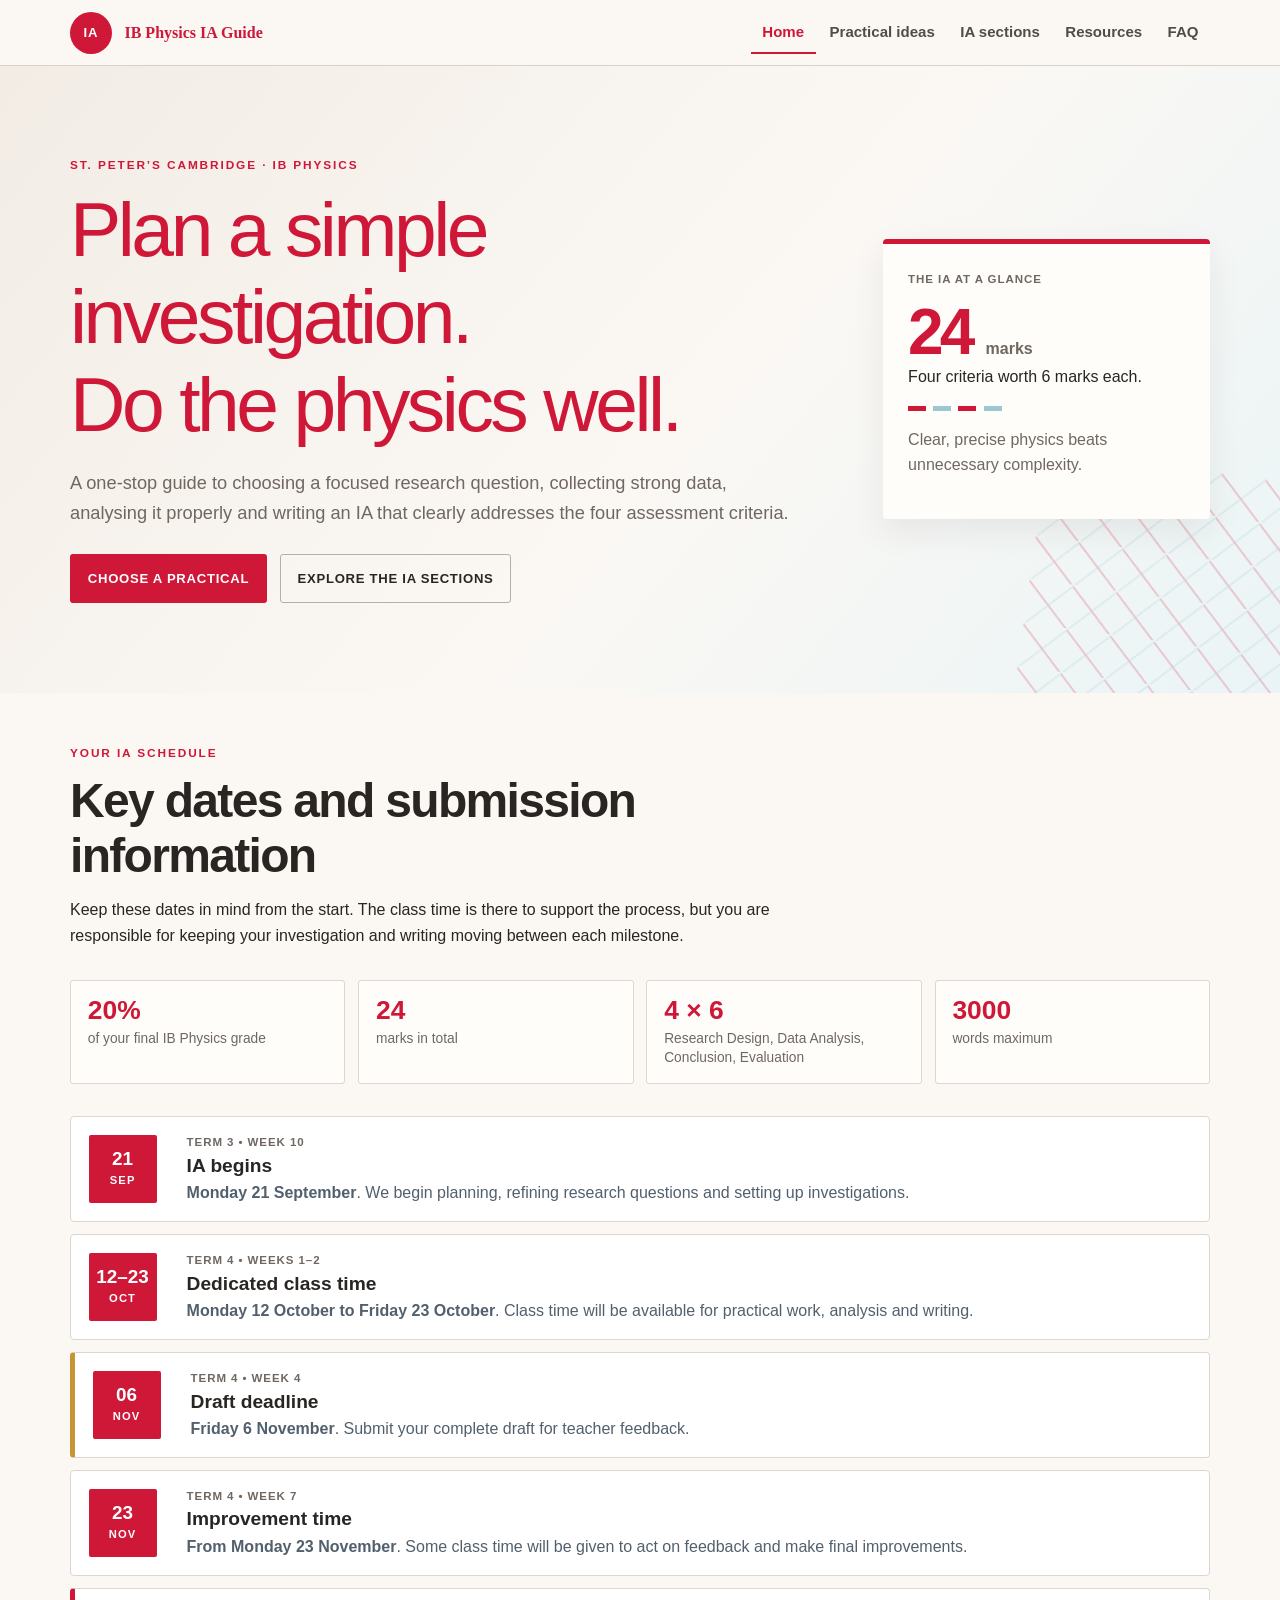
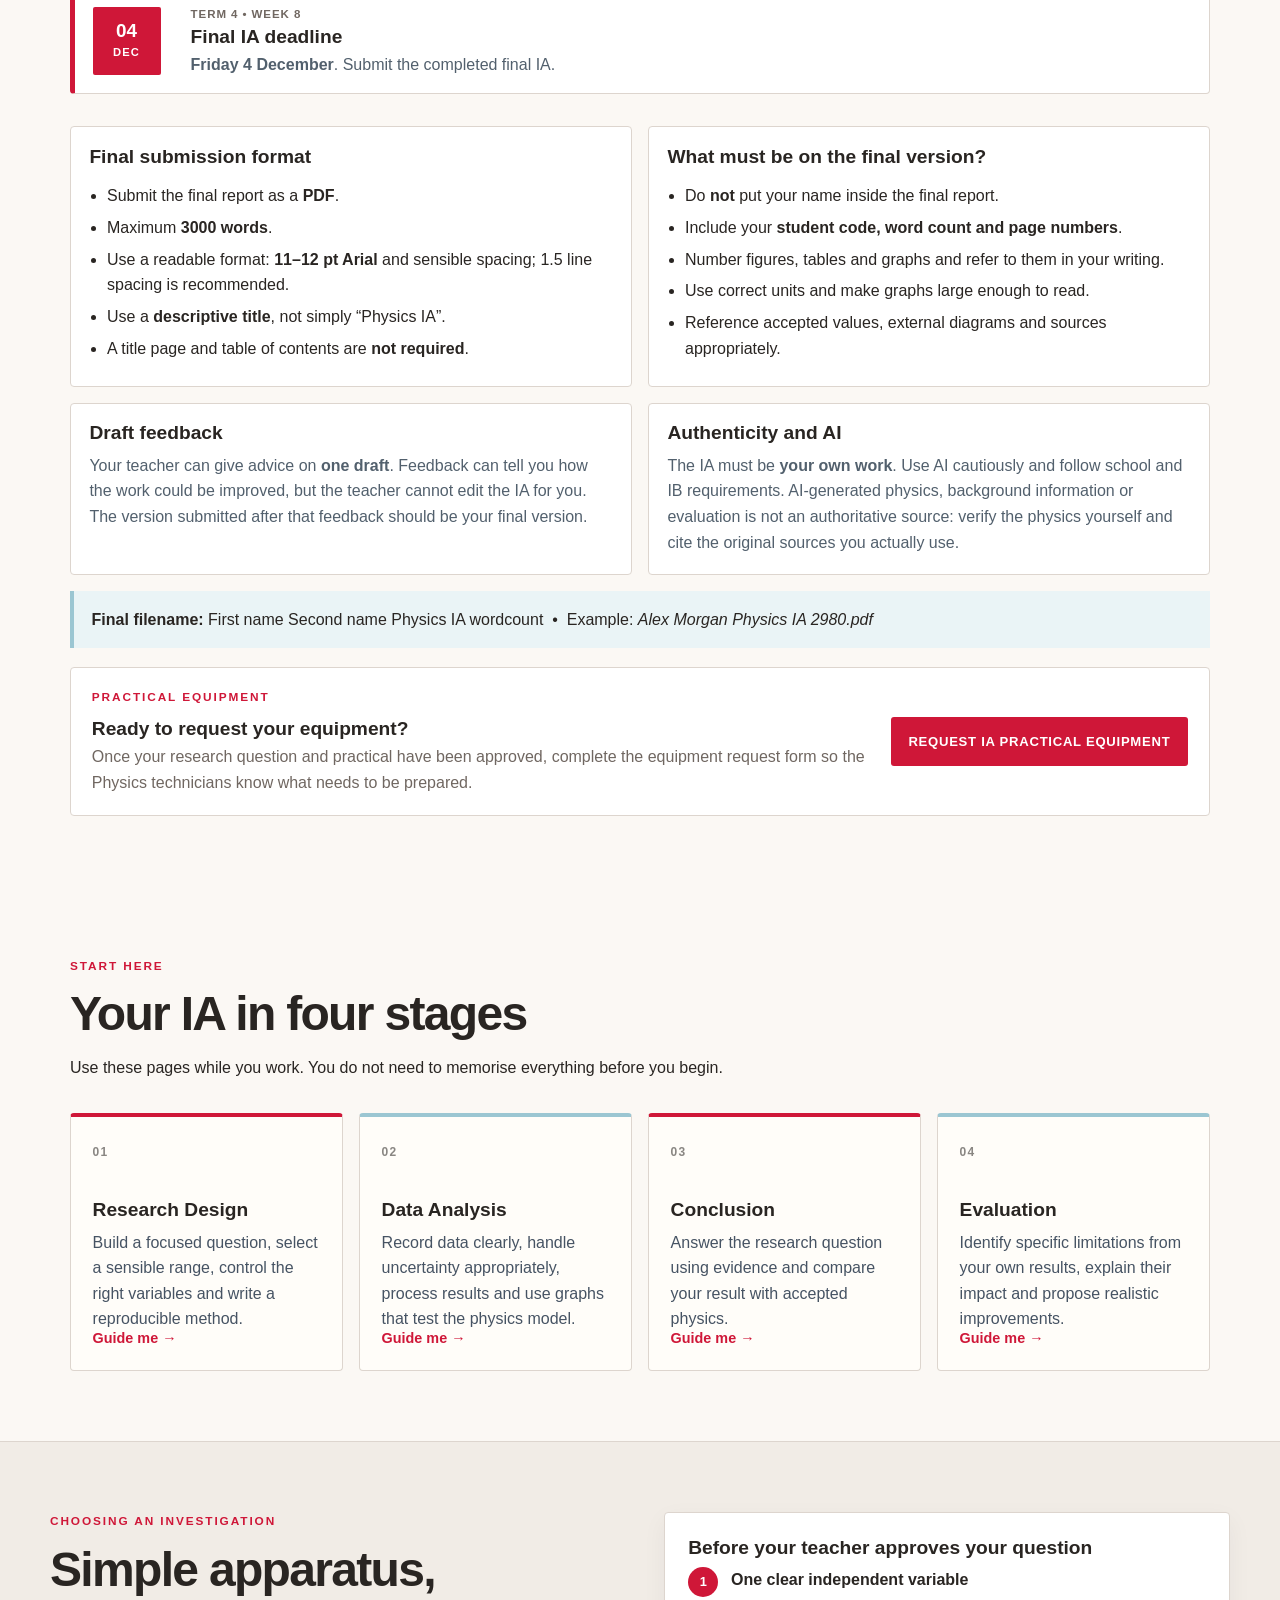
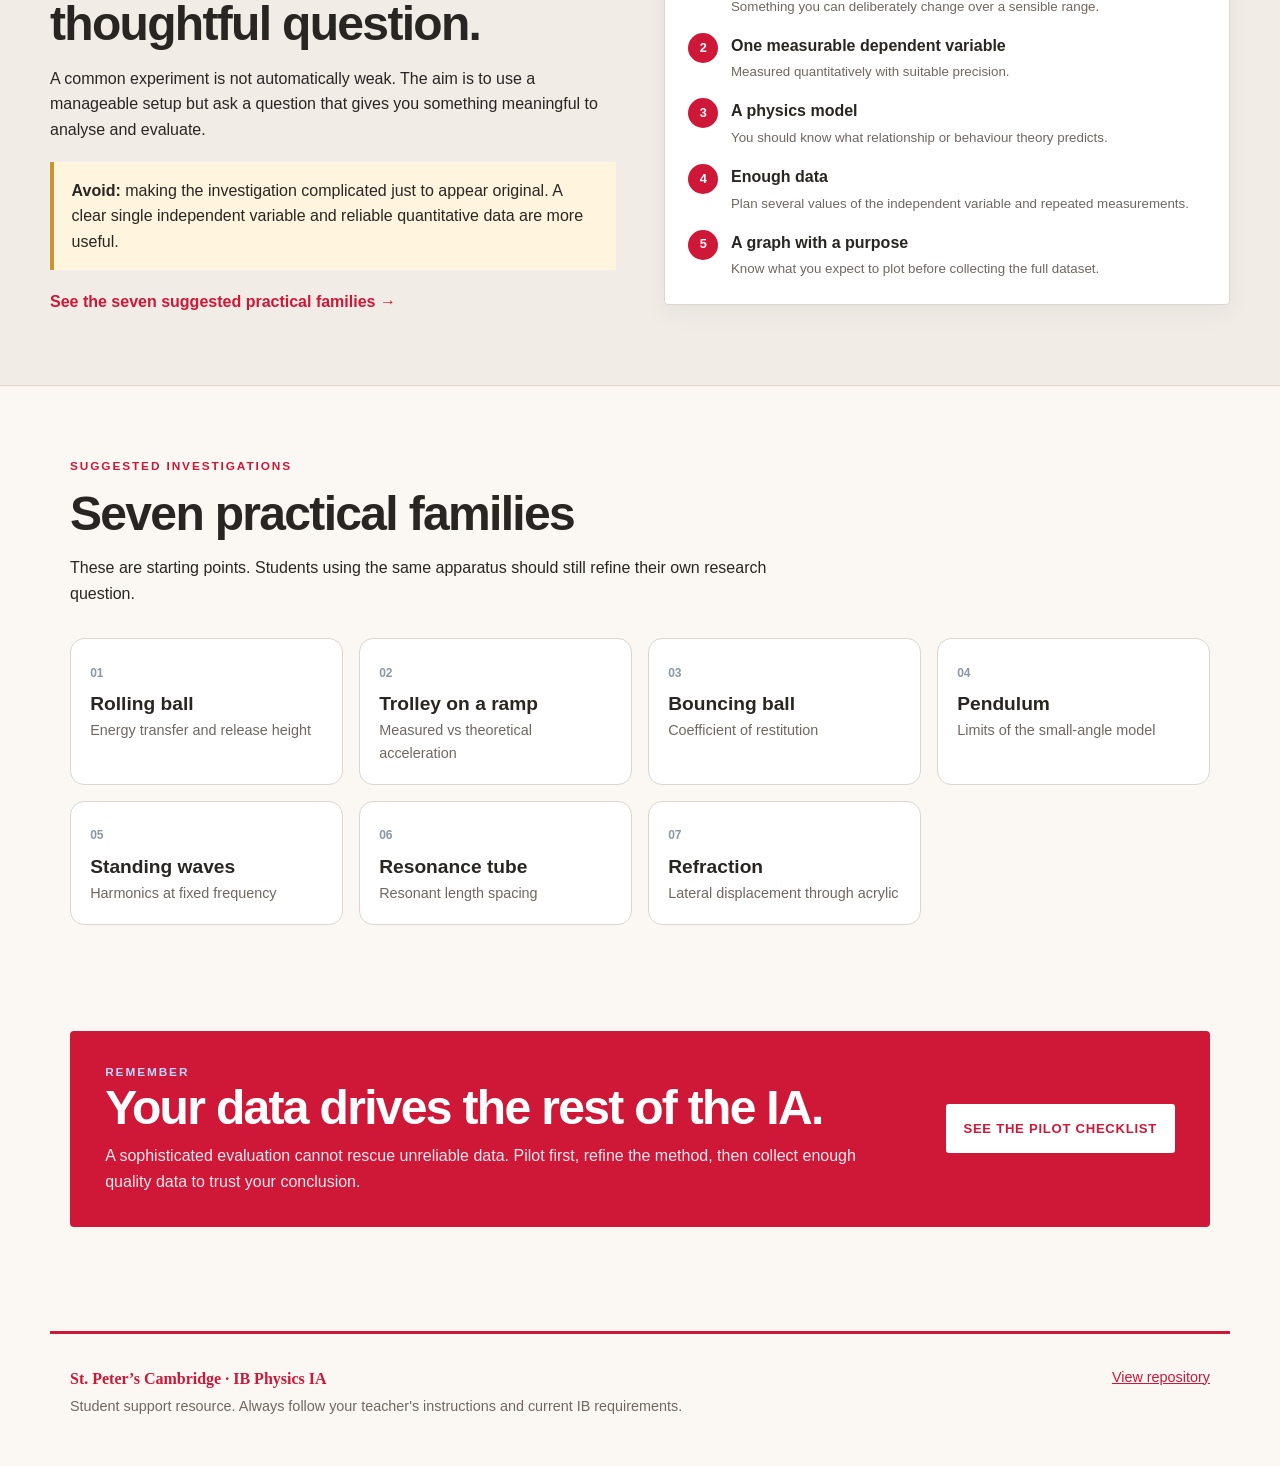
<file: index.html>
<!doctype html>
<html lang="en">
<head>
  <meta charset="utf-8">
  <meta name="viewport" content="width=device-width,initial-scale=1">
  <meta name="description" content="IB Physics Internal Assessment student guide: practical ideas, high-mark guidance, data analysis, evaluation and resources.">
  <title>IB Physics IA Guide</title>
  <link rel="stylesheet" href="styles.css">
  <script defer src="script.js"></script>
</head>
<body>
  <a class="skip-link" href="#main">Skip to content</a>

  <header class="site-header">
    <div class="nav-wrap">
      <a class="brand" href="index.html" aria-label="St. Peter’s IB Physics IA Guide home">
        <span class="brand-mark">IA</span>
        <span>IB Physics IA Guide</span>
      </a>
      <button class="nav-toggle" type="button" aria-expanded="false" aria-controls="main-nav">Menu</button>
      <nav id="main-nav" class="main-nav" aria-label="Main navigation"><a class="active" href="index.html">Home</a><a href="practicals.html">Practical ideas</a><a href="guide.html">IA sections</a><a href="resources.html">Resources</a><a href="faq.html">FAQ</a></nav>
    </div>
  </header>

  <main id="main">
    <section class="hero">
      <div class="hero-inner">
        <div>
          <p class="eyebrow">St. Peter’s Cambridge · IB Physics</p>
          <h1>Plan a simple investigation.<br>Do the physics well.</h1>
          <p class="hero-copy">A one-stop guide to choosing a focused research question, collecting strong data, analysing it properly and writing an IA that clearly addresses the four assessment criteria.</p>
          <div class="hero-actions">
            <a class="button primary" href="practicals.html">Choose a practical</a>
            <a class="button secondary" href="guide.html">Explore the IA sections</a>
          </div>
        </div>
        <aside class="hero-card" aria-label="IA overview">
          <p class="mini-label">The IA at a glance</p>
          <div class="score">24 <span>marks</span></div>
          <p>Four criteria worth 6 marks each.</p>
          <div class="criterion-dots" aria-hidden="true">
            <span class="dot research"></span>
            <span class="dot data"></span>
            <span class="dot conclusion"></span>
            <span class="dot evaluation"></span>
          </div>
          <p class="small">Clear, precise physics beats unnecessary complexity.</p>
        </aside>
      </div>
    </section>


    <section class="section ia-overview-section">
      <div class="section-heading">
        <p class="eyebrow">Your IA schedule</p>
        <h2>Key dates and submission information</h2>
        <p>Keep these dates in mind from the start. The class time is there to support the process, but you are responsible for keeping your investigation and writing moving between each milestone.</p>
      </div>

      <div class="ia-at-a-glance">
        <div class="ia-stat"><strong>20%</strong><span>of your final IB Physics grade</span></div>
        <div class="ia-stat"><strong>24</strong><span>marks in total</span></div>
        <div class="ia-stat"><strong>4 × 6</strong><span>Research Design, Data Analysis, Conclusion, Evaluation</span></div>
        <div class="ia-stat"><strong>3000</strong><span>words maximum</span></div>
      </div>

      <div class="ia-timeline">
        <article class="timeline-item">
          <div class="timeline-date"><span>21</span><small>SEP</small></div>
          <div><p class="timeline-label">Term 3 • Week 10</p><h3>IA begins</h3><p><strong>Monday 21 September</strong>. We begin planning, refining research questions and setting up investigations.</p></div>
        </article>
        <article class="timeline-item">
          <div class="timeline-date"><span>12–23</span><small>OCT</small></div>
          <div><p class="timeline-label">Term 4 • Weeks 1–2</p><h3>Dedicated class time</h3><p><strong>Monday 12 October to Friday 23 October</strong>. Class time will be available for practical work, analysis and writing.</p></div>
        </article>
        <article class="timeline-item milestone">
          <div class="timeline-date"><span>06</span><small>NOV</small></div>
          <div><p class="timeline-label">Term 4 • Week 4</p><h3>Draft deadline</h3><p><strong>Friday 6 November</strong>. Submit your complete draft for teacher feedback.</p></div>
        </article>
        <article class="timeline-item">
          <div class="timeline-date"><span>23</span><small>NOV</small></div>
          <div><p class="timeline-label">Term 4 • Week 7</p><h3>Improvement time</h3><p><strong>From Monday 23 November</strong>. Some class time will be given to act on feedback and make final improvements.</p></div>
        </article>
        <article class="timeline-item final">
          <div class="timeline-date"><span>04</span><small>DEC</small></div>
          <div><p class="timeline-label">Term 4 • Week 8</p><h3>Final IA deadline</h3><p><strong>Friday 4 December</strong>. Submit the completed final IA.</p></div>
        </article>
      </div>

      <div class="admin-grid">
        <article class="admin-card">
          <h3>Final submission format</h3>
          <ul>
            <li>Submit the final report as a <strong>PDF</strong>.</li>
            <li>Maximum <strong>3000 words</strong>.</li>
            <li>Use a readable format: <strong>11–12 pt Arial</strong> and sensible spacing; 1.5 line spacing is recommended.</li>
            <li>Use a <strong>descriptive title</strong>, not simply “Physics IA”.</li>
            <li>A title page and table of contents are <strong>not required</strong>.</li>
          </ul>
        </article>

        <article class="admin-card">
          <h3>What must be on the final version?</h3>
          <ul>
            <li>Do <strong>not</strong> put your name inside the final report.</li>
            <li>Include your <strong>student code, word count and page numbers</strong>.</li>
            <li>Number figures, tables and graphs and refer to them in your writing.</li>
            <li>Use correct units and make graphs large enough to read.</li>
            <li>Reference accepted values, external diagrams and sources appropriately.</li>
          </ul>
        </article>

        <article class="admin-card">
          <h3>Draft feedback</h3>
          <p>Your teacher can give advice on <strong>one draft</strong>. Feedback can tell you how the work could be improved, but the teacher cannot edit the IA for you. The version submitted after that feedback should be your final version.</p>
        </article>

        <article class="admin-card">
          <h3>Authenticity and AI</h3>
          <p>The IA must be <strong>your own work</strong>. Use AI cautiously and follow school and IB requirements. AI-generated physics, background information or evaluation is not an authoritative source: verify the physics yourself and cite the original sources you actually use.</p>
        </article>
      </div>

      <div class="callout note ia-file-note">
        <strong>Final filename:</strong> First name Second name Physics IA wordcount &nbsp;•&nbsp; Example: <em>Alex Morgan Physics IA 2980.pdf</em>
      </div>

      <div class="equipment-request-card">
        <div>
          <p class="eyebrow">Practical equipment</p>
          <h3>Ready to request your equipment?</h3>
          <p>Once your research question and practical have been approved, complete the equipment request form so the Physics technicians know what needs to be prepared.</p>
        </div>
        <a class="button primary" href="https://forms.gle/yA1r2pLF9VKfH14o6" target="_blank" rel="noopener">Request IA practical equipment</a>
      </div>

    </section>

    <section class="section">
      <div class="section-heading">
        <p class="eyebrow">Start here</p>
        <h2>Your IA in four stages</h2>
        <p>Use these pages while you work. You do not need to memorise everything before you begin.</p>
      </div>

      <div class="criterion-grid">
        <a class="criterion-card research-card" href="research-design.html">
          <span class="criterion-number">01</span>
          <h3>Research Design</h3>
          <p>Build a focused question, select a sensible range, control the right variables and write a reproducible method.</p>
          <span class="card-link">Guide me →</span>
        </a>
        <a class="criterion-card data-card" href="data-analysis.html">
          <span class="criterion-number">02</span>
          <h3>Data Analysis</h3>
          <p>Record data clearly, handle uncertainty appropriately, process results and use graphs that test the physics model.</p>
          <span class="card-link">Guide me →</span>
        </a>
        <a class="criterion-card conclusion-card" href="conclusion.html">
          <span class="criterion-number">03</span>
          <h3>Conclusion</h3>
          <p>Answer the research question using evidence and compare your result with accepted physics.</p>
          <span class="card-link">Guide me →</span>
        </a>
        <a class="criterion-card evaluation-card" href="evaluation.html">
          <span class="criterion-number">04</span>
          <h3>Evaluation</h3>
          <p>Identify specific limitations from your own results, explain their impact and propose realistic improvements.</p>
          <span class="card-link">Guide me →</span>
        </a>
      </div>
    </section>

    <section class="section soft">
      <div class="split">
        <div>
          <p class="eyebrow">Choosing an investigation</p>
          <h2>Simple apparatus, thoughtful question.</h2>
          <p>A common experiment is not automatically weak. The aim is to use a manageable setup but ask a question that gives you something meaningful to analyse and evaluate.</p>
          <div class="callout warning">
            <strong>Avoid:</strong> making the investigation complicated just to appear original. A clear single independent variable and reliable quantitative data are more useful.
          </div>
          <a class="text-link" href="practicals.html">See the seven suggested practical families →</a>
        </div>
        <div class="steps-card">
          <h3>Before your teacher approves your question</h3>
          <ol class="check-steps">
            <li><span>1</span><div><strong>One clear independent variable</strong><br><small>Something you can deliberately change over a sensible range.</small></div></li>
            <li><span>2</span><div><strong>One measurable dependent variable</strong><br><small>Measured quantitatively with suitable precision.</small></div></li>
            <li><span>3</span><div><strong>A physics model</strong><br><small>You should know what relationship or behaviour theory predicts.</small></div></li>
            <li><span>4</span><div><strong>Enough data</strong><br><small>Plan several values of the independent variable and repeated measurements.</small></div></li>
            <li><span>5</span><div><strong>A graph with a purpose</strong><br><small>Know what you expect to plot before collecting the full dataset.</small></div></li>
          </ol>
        </div>
      </div>
    </section>

    <section class="section">
      <div class="section-heading">
        <p class="eyebrow">Suggested investigations</p>
        <h2>Seven practical families</h2>
        <p>These are starting points. Students using the same apparatus should still refine their own research question.</p>
      </div>
      <div class="practical-preview-grid">
        <a href="practicals.html#rolling-ball" class="preview-card"><span>01</span><h3>Rolling ball</h3><p>Energy transfer and release height</p></a>
        <a href="practicals.html#ramp" class="preview-card"><span>02</span><h3>Trolley on a ramp</h3><p>Measured vs theoretical acceleration</p></a>
        <a href="practicals.html#bounce" class="preview-card"><span>03</span><h3>Bouncing ball</h3><p>Coefficient of restitution</p></a>
        <a href="practicals.html#pendulum" class="preview-card"><span>04</span><h3>Pendulum</h3><p>Limits of the small-angle model</p></a>
        <a href="practicals.html#standing-waves" class="preview-card"><span>05</span><h3>Standing waves</h3><p>Harmonics at fixed frequency</p></a>
        <a href="practicals.html#resonance" class="preview-card"><span>06</span><h3>Resonance tube</h3><p>Resonant length spacing</p></a>
        <a href="practicals.html#refraction" class="preview-card"><span>07</span><h3>Refraction</h3><p>Lateral displacement through acrylic</p></a>
      </div>
    </section>

    <section class="section compact">
      <div class="banner">
        <div>
          <p class="eyebrow light">Remember</p>
          <h2>Your data drives the rest of the IA.</h2>
          <p>A sophisticated evaluation cannot rescue unreliable data. Pilot first, refine the method, then collect enough quality data to trust your conclusion.</p>
        </div>
        <a class="button light-button" href="research-design.html#pilot">See the pilot checklist</a>
      </div>
    </section>
  </main>

  <footer class="site-footer">
    <div>
      <strong>St. Peter’s Cambridge · IB Physics IA</strong>
      <p>Student support resource. Always follow your teacher's instructions and current IB requirements.</p>
    </div>
    <a href="https://github.com/stp-science/ib-physics-ia-guide">View repository</a>
  </footer>
</body>
</html>
</file>
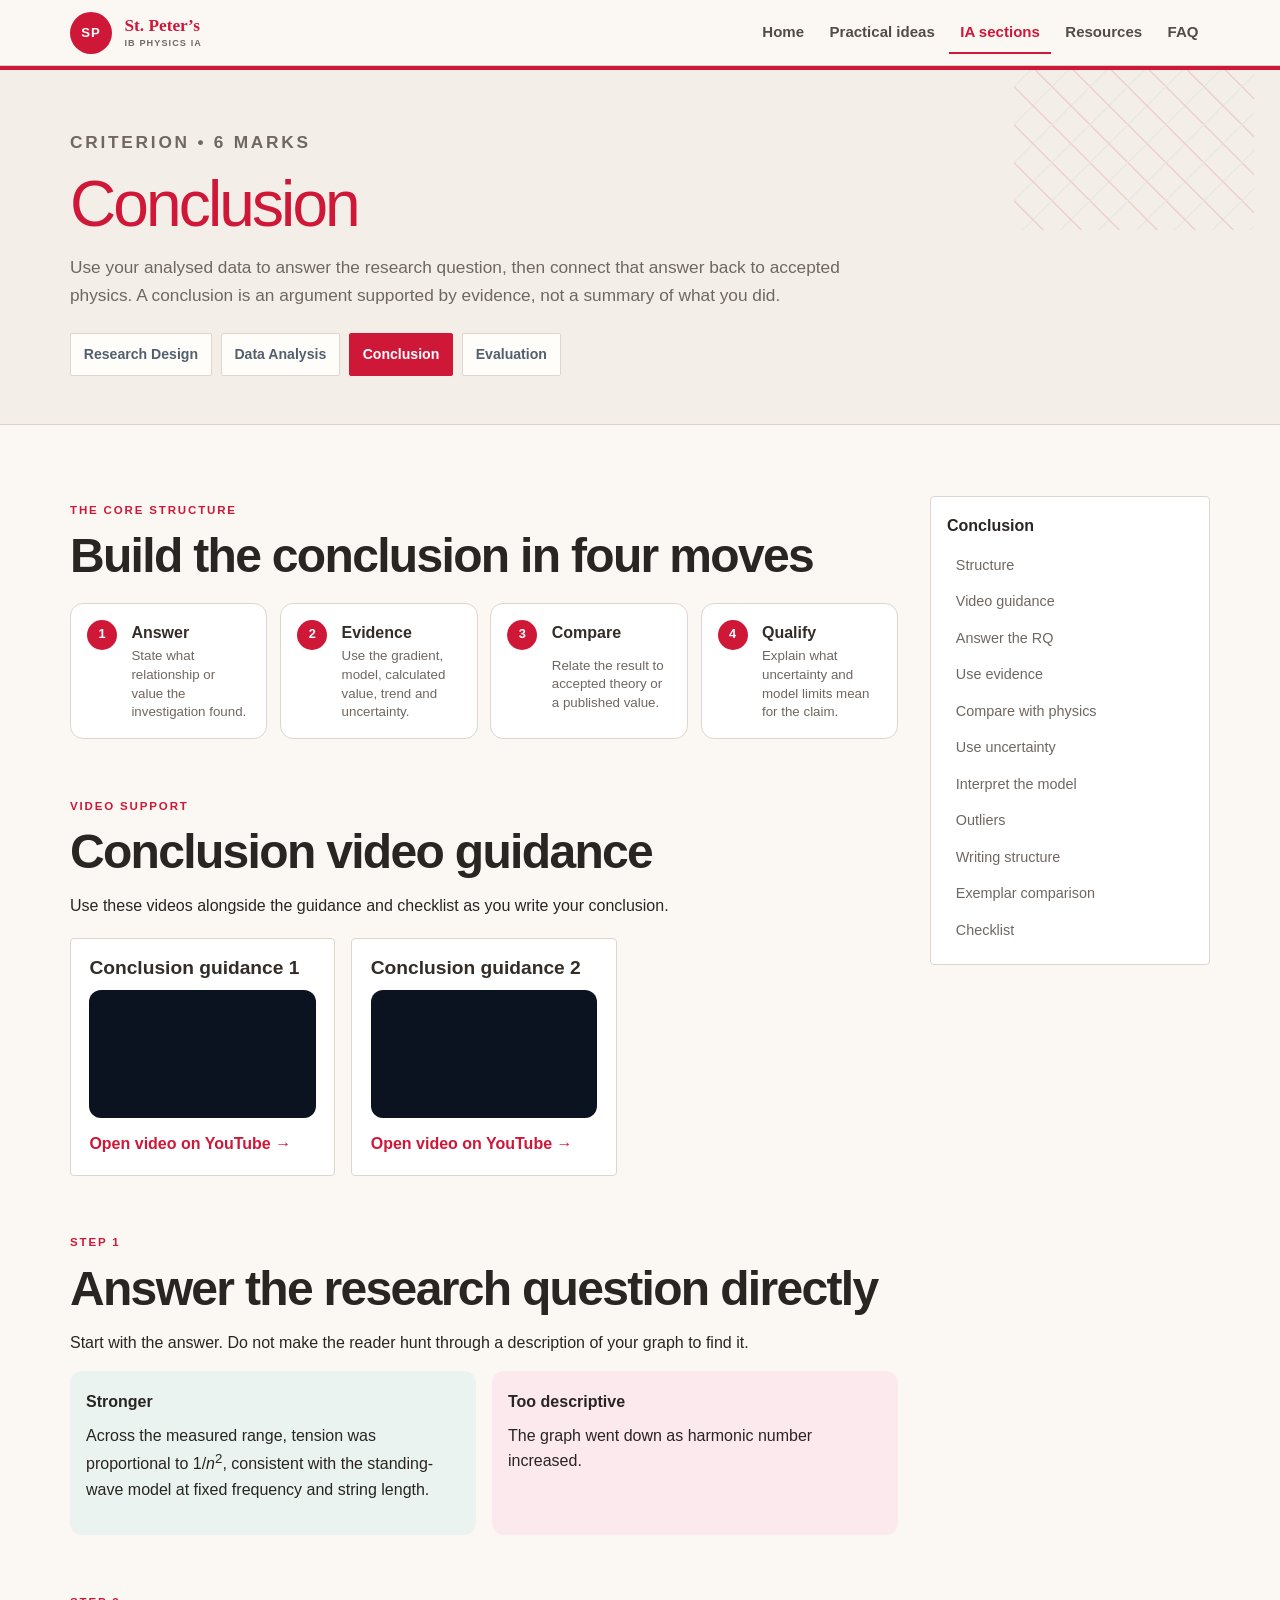
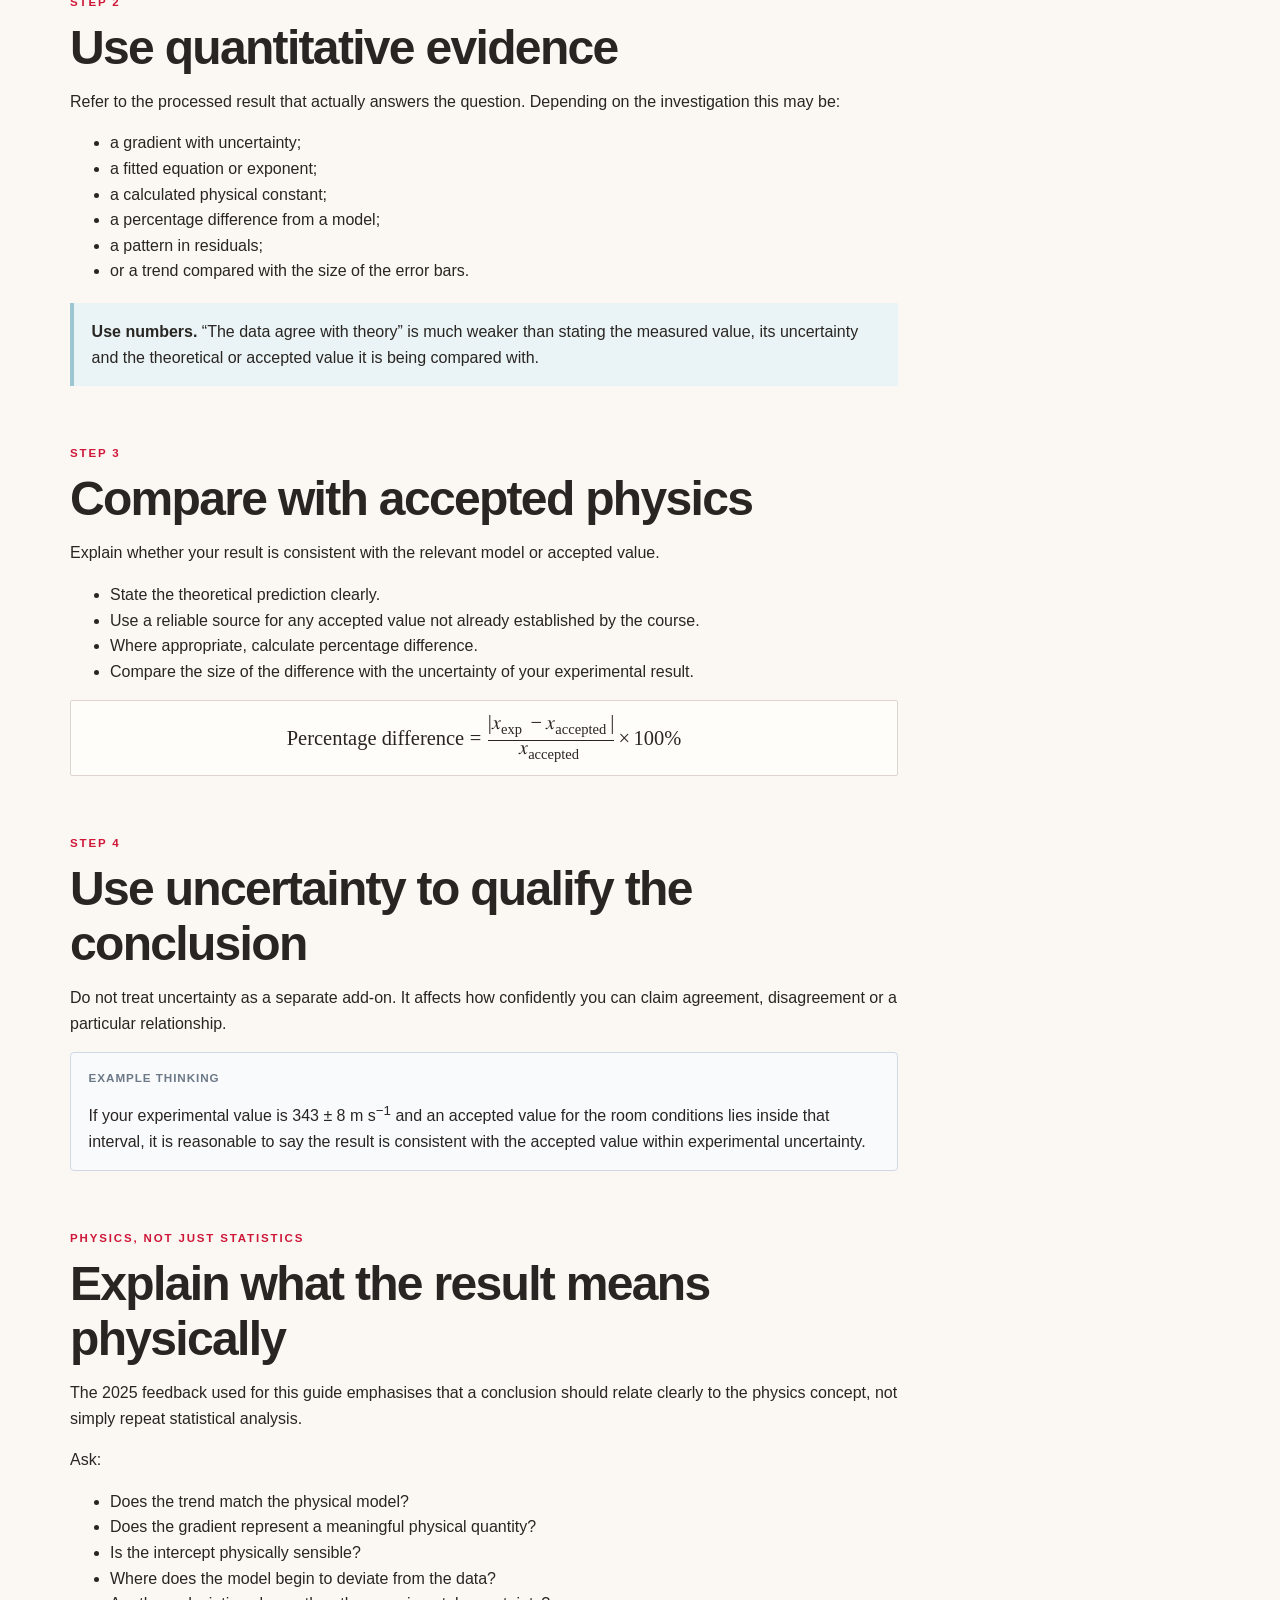
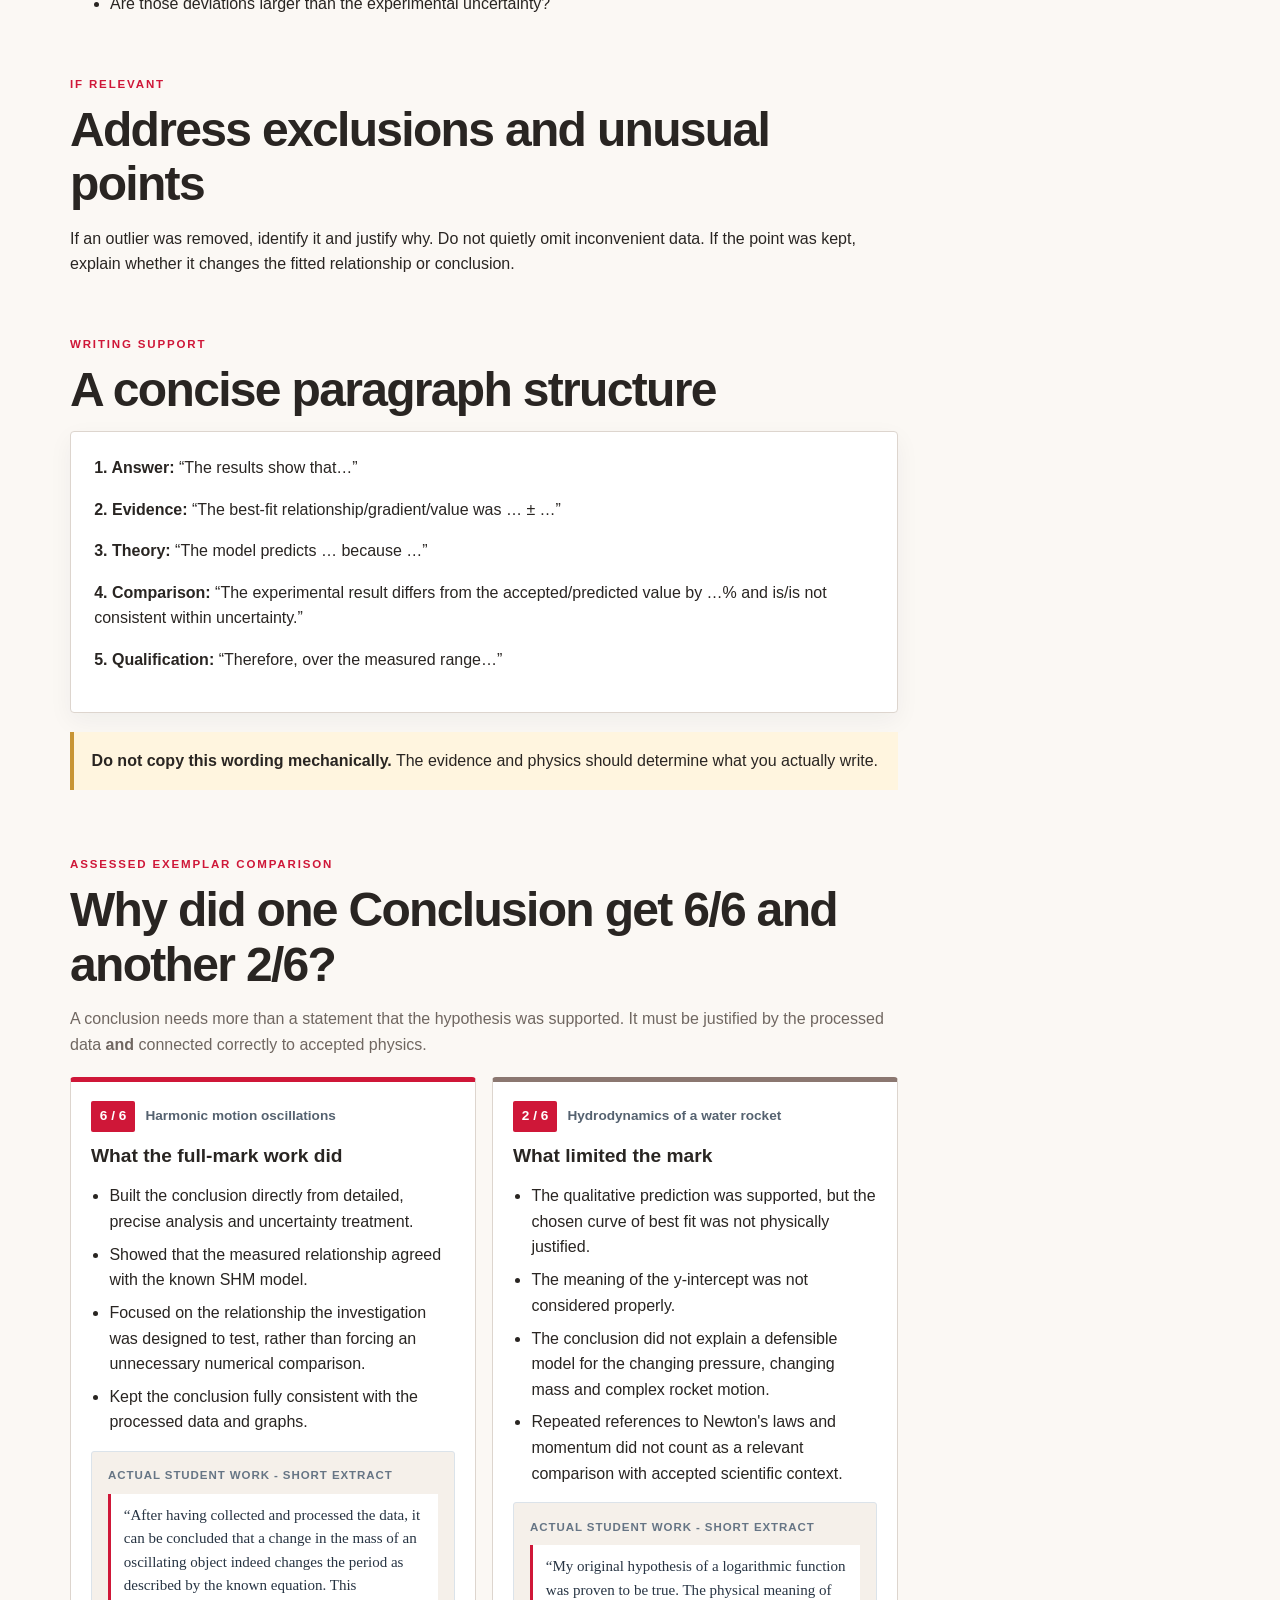
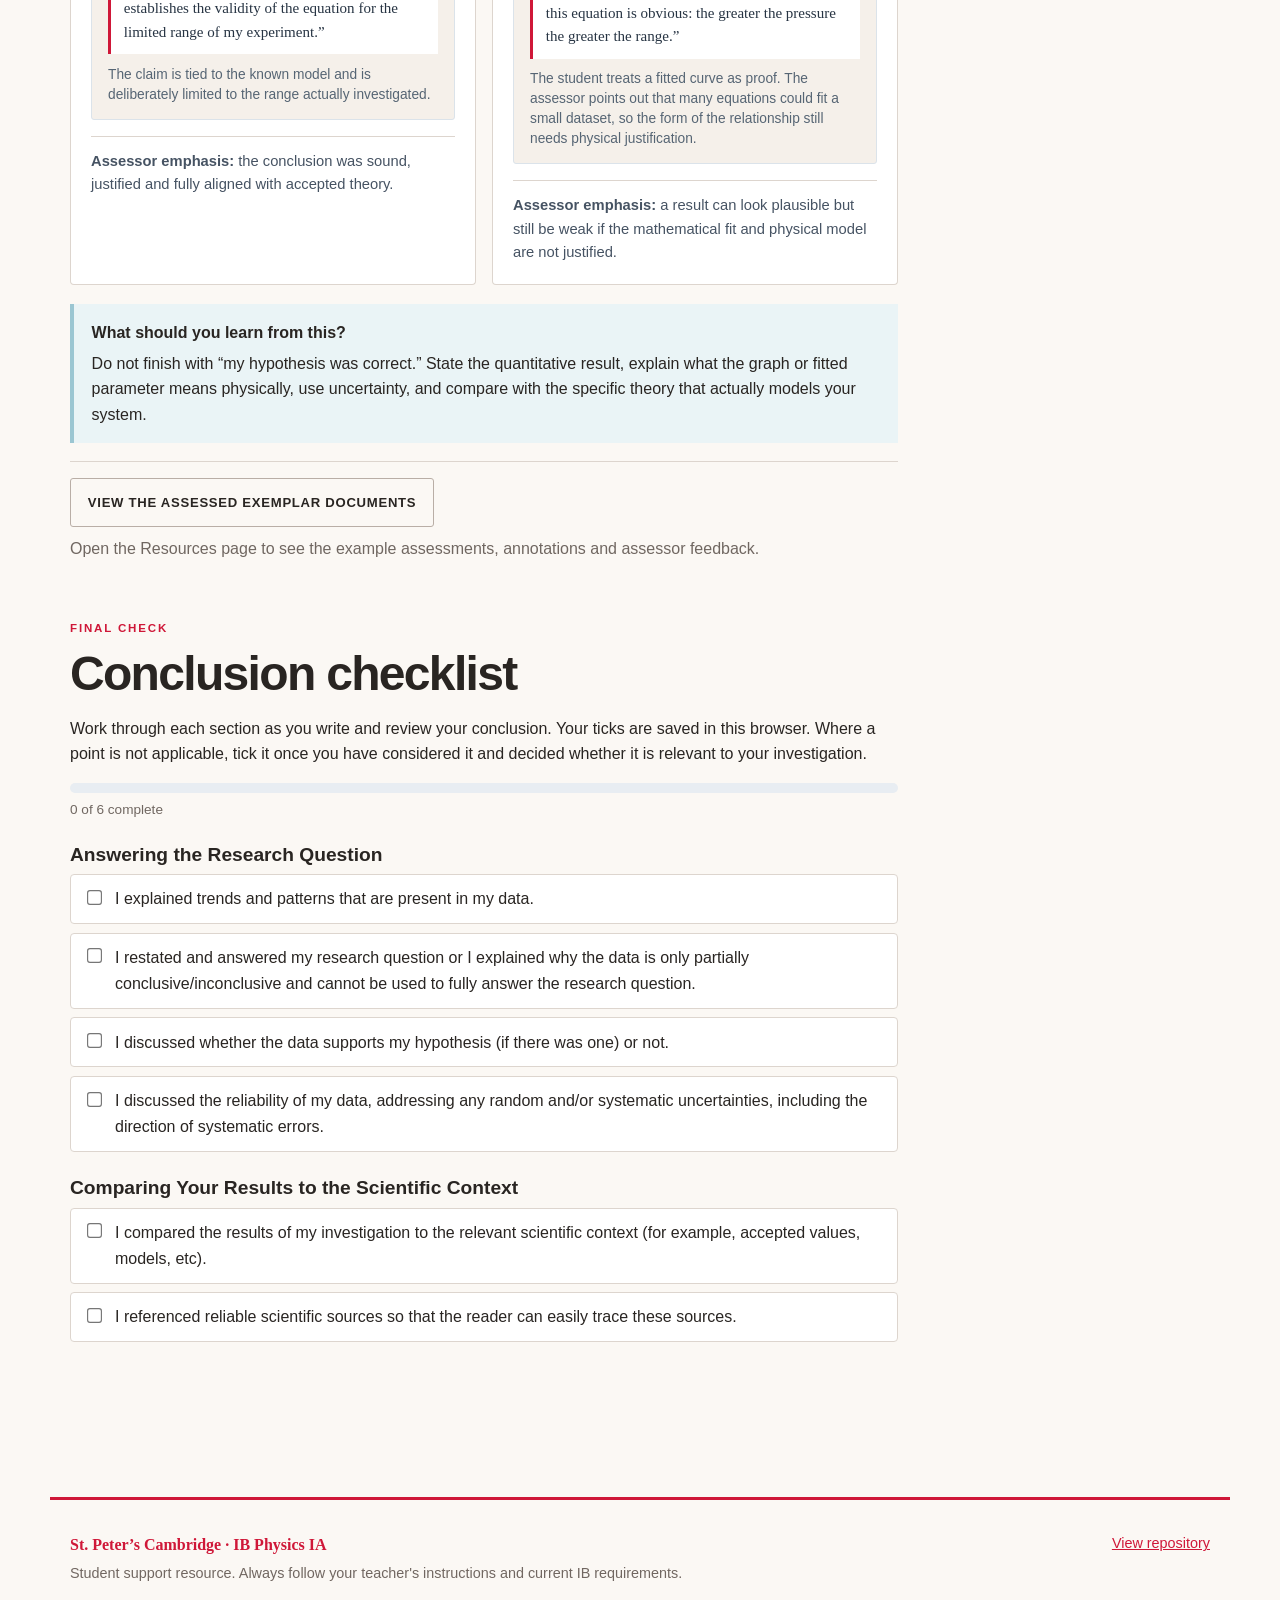
<file: conclusion.html>
<!doctype html>
<html lang="en">
<head>
  <meta charset="utf-8"><meta name="viewport" content="width=device-width,initial-scale=1">
  <meta name="description" content="IB Physics IA Conclusion guide: answer the research question, use evidence, compare with physics theory and account for uncertainty.">
  <title>Conclusion | IB Physics IA Guide</title>
  <link rel="stylesheet" href="styles.css"><script defer src="script.js"></script>
</head>
<body>
<a class="skip-link" href="#main">Skip to content</a>
<header class="site-header"><div class="nav-wrap"><a class="brand" href="index.html"><span class="brand-mark">SP</span><span class="brand-copy"><strong>St. Peter’s</strong><small>IB Physics IA</small></span></a><button class="nav-toggle" type="button" aria-expanded="false" aria-controls="main-nav">Menu</button><nav id="main-nav" class="main-nav" aria-label="Main navigation"><a href="index.html">Home</a><a href="practicals.html">Practical ideas</a><a class="active" href="guide.html">IA sections</a><a href="resources.html">Resources</a><a href="faq.html">FAQ</a></nav></div></header>

<main id="main">
<section class="page-hero"><div class="inner">
  <p class="eyebrow">Criterion • 6 marks</p><h1>Conclusion</h1>
  <p>Use your analysed data to answer the research question, then connect that answer back to accepted physics. A conclusion is an argument supported by evidence, not a summary of what you did.</p>
  <div class="section-tabs"><a href="research-design.html">Research Design</a><a href="data-analysis.html">Data Analysis</a><a class="active" href="conclusion.html">Conclusion</a><a href="evaluation.html">Evaluation</a></div>
</div></section>

<section class="section">
<div class="content-grid">
<div>
<section id="structure" class="content-section">
  <p class="kicker">The core structure</p><h2>Build the conclusion in four moves</h2>
  <div class="analysis-flow four">
    <div><span>1</span><strong>Answer</strong><small>State what relationship or value the investigation found.</small></div>
    <div><span>2</span><strong>Evidence</strong><small>Use the gradient, model, calculated value, trend and uncertainty.</small></div>
    <div><span>3</span><strong>Compare</strong><small>Relate the result to accepted theory or a published value.</small></div>
    <div><span>4</span><strong>Qualify</strong><small>Explain what uncertainty and model limits mean for the claim.</small></div>
  </div>
</section>

<section id="conclusion-videos" class="content-section">
  <p class="kicker">Video support</p>
  <h2>Conclusion video guidance</h2>
  <p>Use these videos alongside the guidance and checklist as you write your conclusion.</p>
  <div class="research-video-library">
    <div class="research-video-grid">
    <article class="video-resource video-card">
      <h3 class="video-card-title">Conclusion guidance 1</h3>
      <div class="video-frame">
        <iframe src="https://www.youtube.com/embed/iaHBtmcnMI0" title="IB Physics IA Conclusion guidance video 1" loading="lazy" allow="accelerometer; autoplay; clipboard-write; encrypted-media; gyroscope; picture-in-picture; web-share" allowfullscreen></iframe>
      </div>
      <a class="text-link" href="https://youtu.be/iaHBtmcnMI0" target="_blank" rel="noopener">Open video on YouTube →</a>
    </article>
    <article class="video-resource video-card">
      <h3 class="video-card-title">Conclusion guidance 2</h3>
      <div class="video-frame">
        <iframe src="https://www.youtube.com/embed/Ix9yinnfAV8" title="IB Physics IA Conclusion guidance video 2" loading="lazy" allow="accelerometer; autoplay; clipboard-write; encrypted-media; gyroscope; picture-in-picture; web-share" allowfullscreen></iframe>
      </div>
      <a class="text-link" href="https://youtu.be/Ix9yinnfAV8" target="_blank" rel="noopener">Open video on YouTube →</a>
    </article>
    </div>
  </div>
</section>

<section id="answer-rq" class="content-section">
  <p class="kicker">Step 1</p><h2>Answer the research question directly</h2>
  <p>Start with the answer. Do not make the reader hunt through a description of your graph to find it.</p>
  <div class="do-avoid"><div class="do"><h4>Stronger</h4><p>Across the measured range, tension was proportional to 1/<i>n</i><sup>2</sup>, consistent with the standing-wave model at fixed frequency and string length.</p></div><div class="avoid"><h4>Too descriptive</h4><p>The graph went down as harmonic number increased.</p></div></div>
</section>

<section id="evidence" class="content-section">
  <p class="kicker">Step 2</p><h2>Use quantitative evidence</h2>
  <p>Refer to the processed result that actually answers the question. Depending on the investigation this may be:</p>
  <ul><li>a gradient with uncertainty;</li><li>a fitted equation or exponent;</li><li>a calculated physical constant;</li><li>a percentage difference from a model;</li><li>a pattern in residuals;</li><li>or a trend compared with the size of the error bars.</li></ul>
  <div class="callout note"><strong>Use numbers.</strong> “The data agree with theory” is much weaker than stating the measured value, its uncertainty and the theoretical or accepted value it is being compared with.</div>
</section>

<section id="compare" class="content-section">
  <p class="kicker">Step 3</p><h2>Compare with accepted physics</h2>
  <p>Explain whether your result is consistent with the relevant model or accepted value.</p>
  <ul>
    <li>State the theoretical prediction clearly.</li>
    <li>Use a reliable source for any accepted value not already established by the course.</li>
    <li>Where appropriate, calculate percentage difference.</li>
    <li>Compare the size of the difference with the uncertainty of your experimental result.</li>
  </ul>
  <div class="equation"><math display="block" aria-label="percentage difference equals absolute experimental minus accepted divided by accepted times one hundred percent"><mtext>Percentage difference</mtext><mo>=</mo><mfrac><mrow><mo>|</mo><msub><mi>x</mi><mtext>exp</mtext></msub><mo>−</mo><msub><mi>x</mi><mtext>accepted</mtext></msub><mo>|</mo></mrow><msub><mi>x</mi><mtext>accepted</mtext></msub></mfrac><mo>×</mo><mn>100</mn><mo>%</mo></math></div>
</section>

<section id="uncertainty" class="content-section">
  <p class="kicker">Step 4</p><h2>Use uncertainty to qualify the conclusion</h2>
  <p>Do not treat uncertainty as a separate add-on. It affects how confidently you can claim agreement, disagreement or a particular relationship.</p>
  <div class="example-box"><p class="label">Example thinking</p><p>If your experimental value is 343 ± 8 m s<sup>−1</sup> and an accepted value for the room conditions lies inside that interval, it is reasonable to say the result is consistent with the accepted value within experimental uncertainty.</p></div>
</section>

<section id="model" class="content-section">
  <p class="kicker">Physics, not just statistics</p><h2>Explain what the result means physically</h2>
  <p>The 2025 feedback used for this guide emphasises that a conclusion should relate clearly to the physics concept, not simply repeat statistical analysis.</p>
  <p>Ask:</p>
  <ul><li>Does the trend match the physical model?</li><li>Does the gradient represent a meaningful physical quantity?</li><li>Is the intercept physically sensible?</li><li>Where does the model begin to deviate from the data?</li><li>Are those deviations larger than the experimental uncertainty?</li></ul>
</section>

<section id="outliers" class="content-section">
  <p class="kicker">If relevant</p><h2>Address exclusions and unusual points</h2>
  <p>If an outlier was removed, identify it and justify why. Do not quietly omit inconvenient data. If the point was kept, explain whether it changes the fitted relationship or conclusion.</p>
</section>

<section id="conclusion-template" class="content-section">
  <p class="kicker">Writing support</p><h2>A concise paragraph structure</h2>
  <div class="steps-card">
    <p><strong>1. Answer:</strong> “The results show that…”</p>
    <p><strong>2. Evidence:</strong> “The best-fit relationship/gradient/value was … ± …”</p>
    <p><strong>3. Theory:</strong> “The model predicts … because …”</p>
    <p><strong>4. Comparison:</strong> “The experimental result differs from the accepted/predicted value by …% and is/is not consistent within uncertainty.”</p>
    <p><strong>5. Qualification:</strong> “Therefore, over the measured range…”</p>
  </div>
  <div class="callout warning"><strong>Do not copy this wording mechanically.</strong> The evidence and physics should determine what you actually write.</div>
</section>


<section id="exemplar-comparison" class="content-section exemplar-section">
  <p class="kicker">Assessed exemplar comparison</p>
  <h2>Why did one Conclusion get 6/6 and another 2/6?</h2>
  <p class="exemplar-intro">A conclusion needs more than a statement that the hypothesis was supported. It must be justified by the processed data <strong>and</strong> connected correctly to accepted physics.</p>
  <div class="exemplar-compare">
    <article class="exemplar-card exemplar-full">
      <div class="exemplar-top"><span class="score-badge">6 / 6</span><span>Harmonic motion oscillations</span></div>
      <h3>What the full-mark work did</h3>
      <ul>
        <li>Built the conclusion directly from detailed, precise analysis and uncertainty treatment.</li>
        <li>Showed that the measured relationship agreed with the known SHM model.</li>
        <li>Focused on the relationship the investigation was designed to test, rather than forcing an unnecessary numerical comparison.</li>
        <li>Kept the conclusion fully consistent with the processed data and graphs.</li>
      </ul>
      <div class="work-snippet">
        <p class="snippet-label">Actual student work - short extract</p>
        <blockquote>“After having collected and processed the data, it can be concluded that a change in the mass of an oscillating object indeed changes the period as described by the known equation. This establishes the validity of the equation for the limited range of my experiment.”</blockquote>
        <p class="snippet-note">The claim is tied to the known model and is deliberately limited to the range actually investigated.</p>
      </div>
      <p class="assessor-summary"><strong>Assessor emphasis:</strong> the conclusion was sound, justified and fully aligned with accepted theory.</p>
    </article>
    <article class="exemplar-card exemplar-developing">
      <div class="exemplar-top"><span class="score-badge">2 / 6</span><span>Hydrodynamics of a water rocket</span></div>
      <h3>What limited the mark</h3>
      <ul>
        <li>The qualitative prediction was supported, but the chosen curve of best fit was not physically justified.</li>
        <li>The meaning of the y-intercept was not considered properly.</li>
        <li>The conclusion did not explain a defensible model for the changing pressure, changing mass and complex rocket motion.</li>
        <li>Repeated references to Newton's laws and momentum did not count as a relevant comparison with accepted scientific context.</li>
      </ul>
      <div class="work-snippet">
        <p class="snippet-label">Actual student work - short extract</p>
        <blockquote>“My original hypothesis of a logarithmic function was proven to be true. The physical meaning of this equation is obvious: the greater the pressure the greater the range.”</blockquote>
        <p class="snippet-note">The student treats a fitted curve as proof. The assessor points out that many equations could fit a small dataset, so the form of the relationship still needs physical justification.</p>
      </div>
      <p class="assessor-summary"><strong>Assessor emphasis:</strong> a result can look plausible but still be weak if the mathematical fit and physical model are not justified.</p>
    </article>
  </div>
  <div class="exemplar-takeaway">
    <strong>What should you learn from this?</strong>
    <p>Do not finish with “my hypothesis was correct.” State the quantitative result, explain what the graph or fitted parameter means physically, use uncertainty, and compare with the specific theory that actually models your system.</p>
  </div>

  <div class="exemplar-resource-link">
    <a class="button secondary" href="resources.html#assessed-exemplars">View the assessed exemplar documents</a>
    <p class="small">Open the Resources page to see the example assessments, annotations and assessor feedback.</p>
  </div>
</section>

<section id="conclusion-checklist" class="content-section">
  <p class="kicker">Final check</p><h2>Conclusion checklist</h2>
  <p>Work through each section as you write and review your conclusion. Your ticks are saved in this browser. Where a point is not applicable, tick it once you have considered it and decided whether it is relevant to your investigation.</p>
  <div class="progress-wrap">
    <div class="progress-bar" aria-hidden="true"><span data-progress-bar></span></div>
    <p class="progress-text" data-progress-text aria-live="polite">0 of 6 complete</p>
  </div>
  <h3 id="con-checklist-answer">Answering the Research Question</h3>
  <div class="checklist" role="group" aria-labelledby="con-checklist-answer">
    <div class="check-item"><input id="con-checklist-answer-1" data-check-id="con-checklist-answer-1" type="checkbox"><label for="con-checklist-answer-1">I explained trends and patterns that are present in my data.</label></div>
    <div class="check-item"><input id="con-checklist-answer-2" data-check-id="con-checklist-answer-2" type="checkbox"><label for="con-checklist-answer-2">I restated and answered my research question or I explained why the data is only partially conclusive/inconclusive and cannot be used to fully answer the research question.</label></div>
    <div class="check-item"><input id="con-checklist-answer-3" data-check-id="con-checklist-answer-3" type="checkbox"><label for="con-checklist-answer-3">I discussed whether the data supports my hypothesis (if there was one) or not.</label></div>
    <div class="check-item"><input id="con-checklist-answer-4" data-check-id="con-checklist-answer-4" type="checkbox"><label for="con-checklist-answer-4">I discussed the reliability of my data, addressing any random and/or systematic uncertainties, including the direction of systematic errors.</label></div>
  </div>
  <br>
  <h3 id="con-checklist-context">Comparing Your Results to the Scientific Context</h3>
  <div class="checklist" role="group" aria-labelledby="con-checklist-context">
    <div class="check-item"><input id="con-checklist-context-1" data-check-id="con-checklist-context-1" type="checkbox"><label for="con-checklist-context-1">I compared the results of my investigation to the relevant scientific context (for example, accepted values, models, etc).</label></div>
    <div class="check-item"><input id="con-checklist-context-2" data-check-id="con-checklist-context-2" type="checkbox"><label for="con-checklist-context-2">I referenced reliable scientific sources so that the reader can easily trace these sources.</label></div>
  </div>
</section>
</div>

<aside class="side-nav"><strong>Conclusion</strong><a href="#structure">Structure</a><a href="#conclusion-videos">Video guidance</a><a href="#answer-rq">Answer the RQ</a><a href="#evidence">Use evidence</a><a href="#compare">Compare with physics</a><a href="#uncertainty">Use uncertainty</a><a href="#model">Interpret the model</a><a href="#outliers">Outliers</a><a href="#conclusion-template">Writing structure</a><a href="#exemplar-comparison">Exemplar comparison</a><a href="#conclusion-checklist">Checklist</a></aside>
</div>
</section>
</main>
<footer class="site-footer"><div><strong>St. Peter’s Cambridge · IB Physics IA</strong><p>Student support resource. Always follow your teacher's instructions and current IB requirements.</p></div><a href="https://github.com/stp-science/ib-physics-ia-guide">View repository</a></footer>
</body></html>
</file>
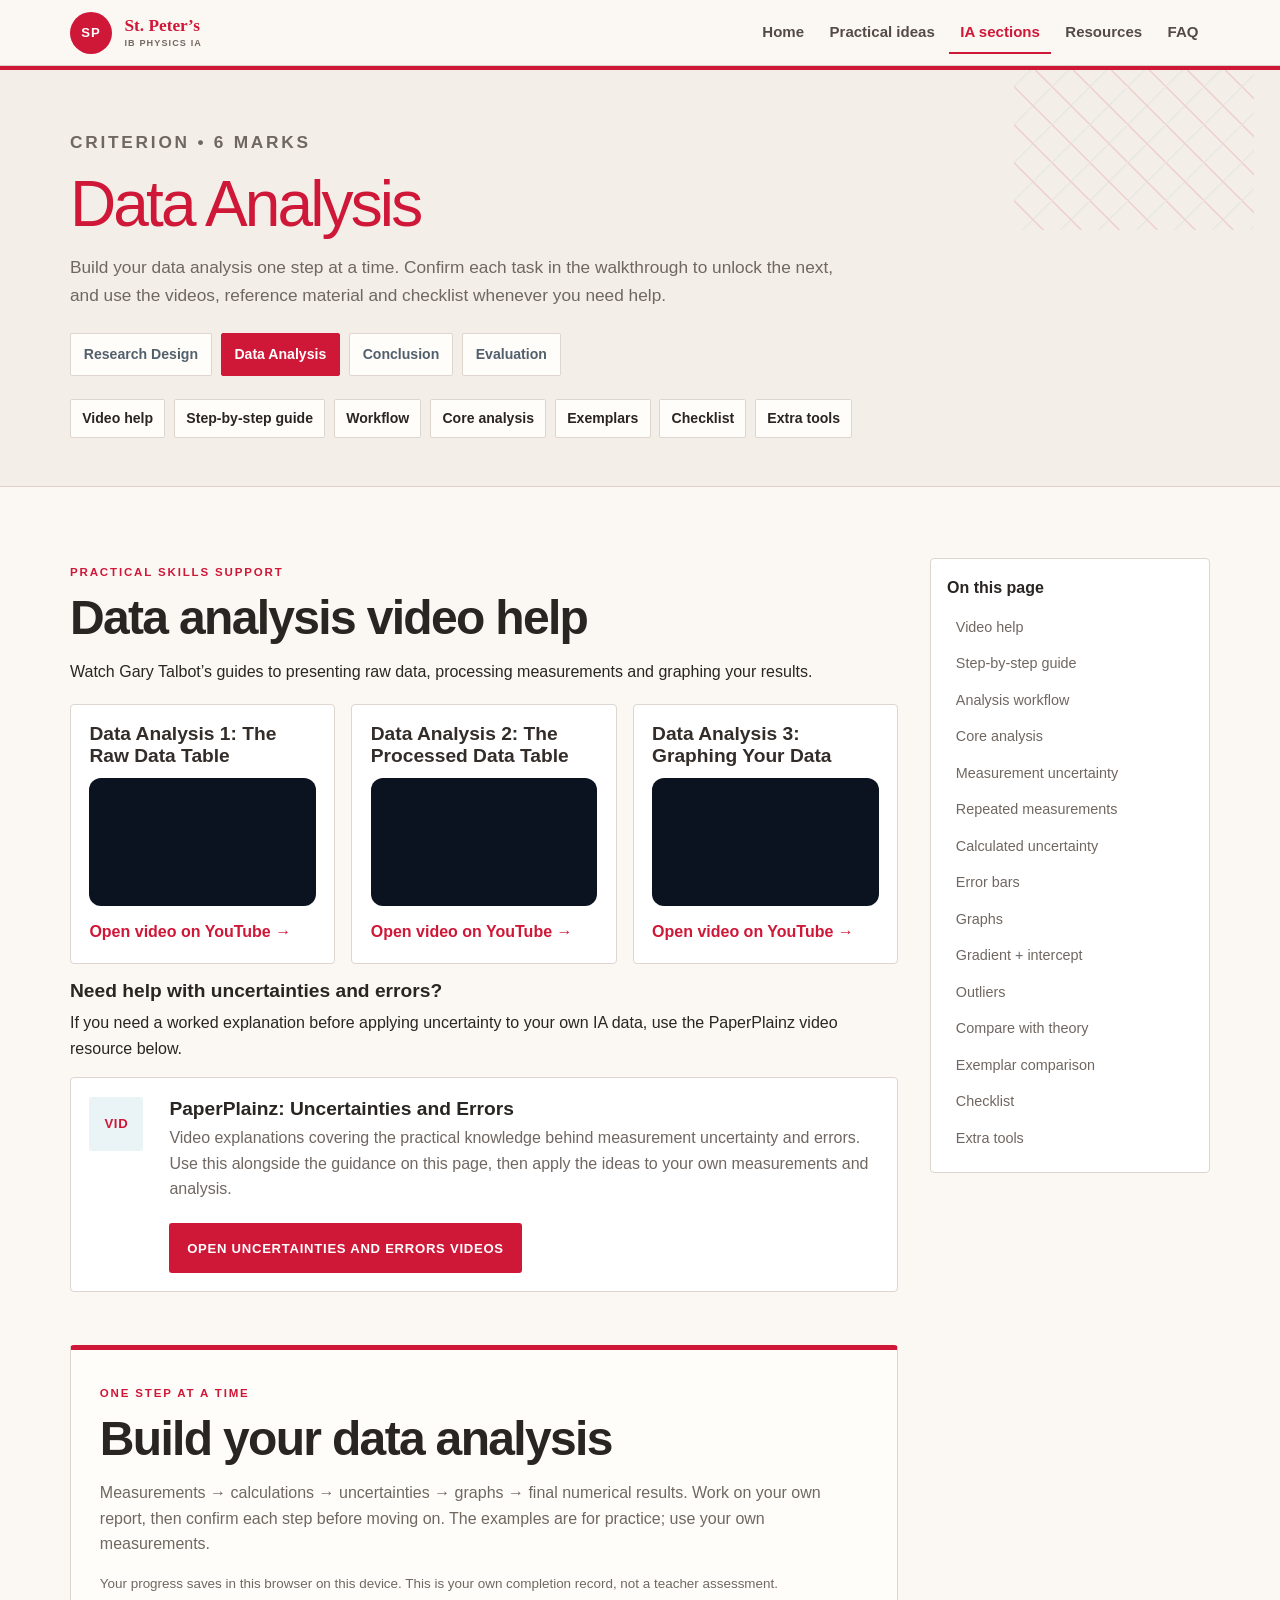
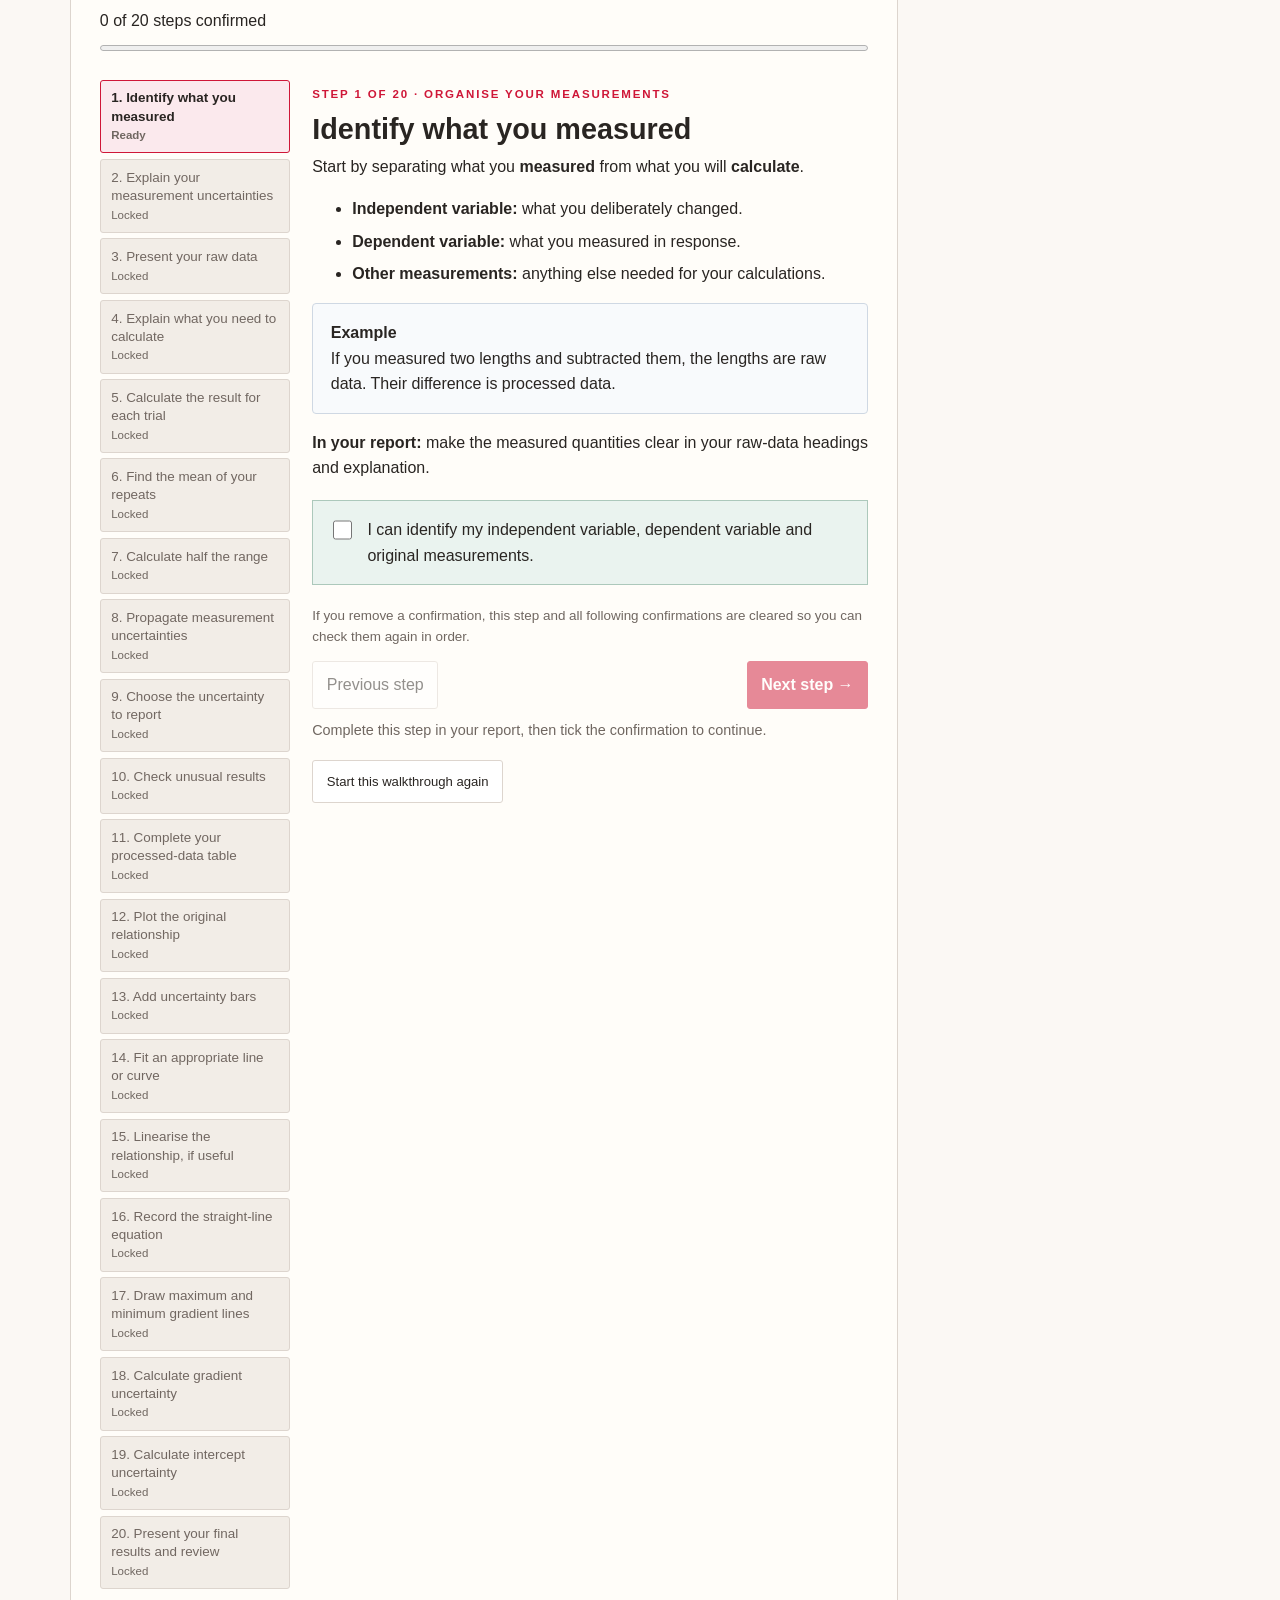
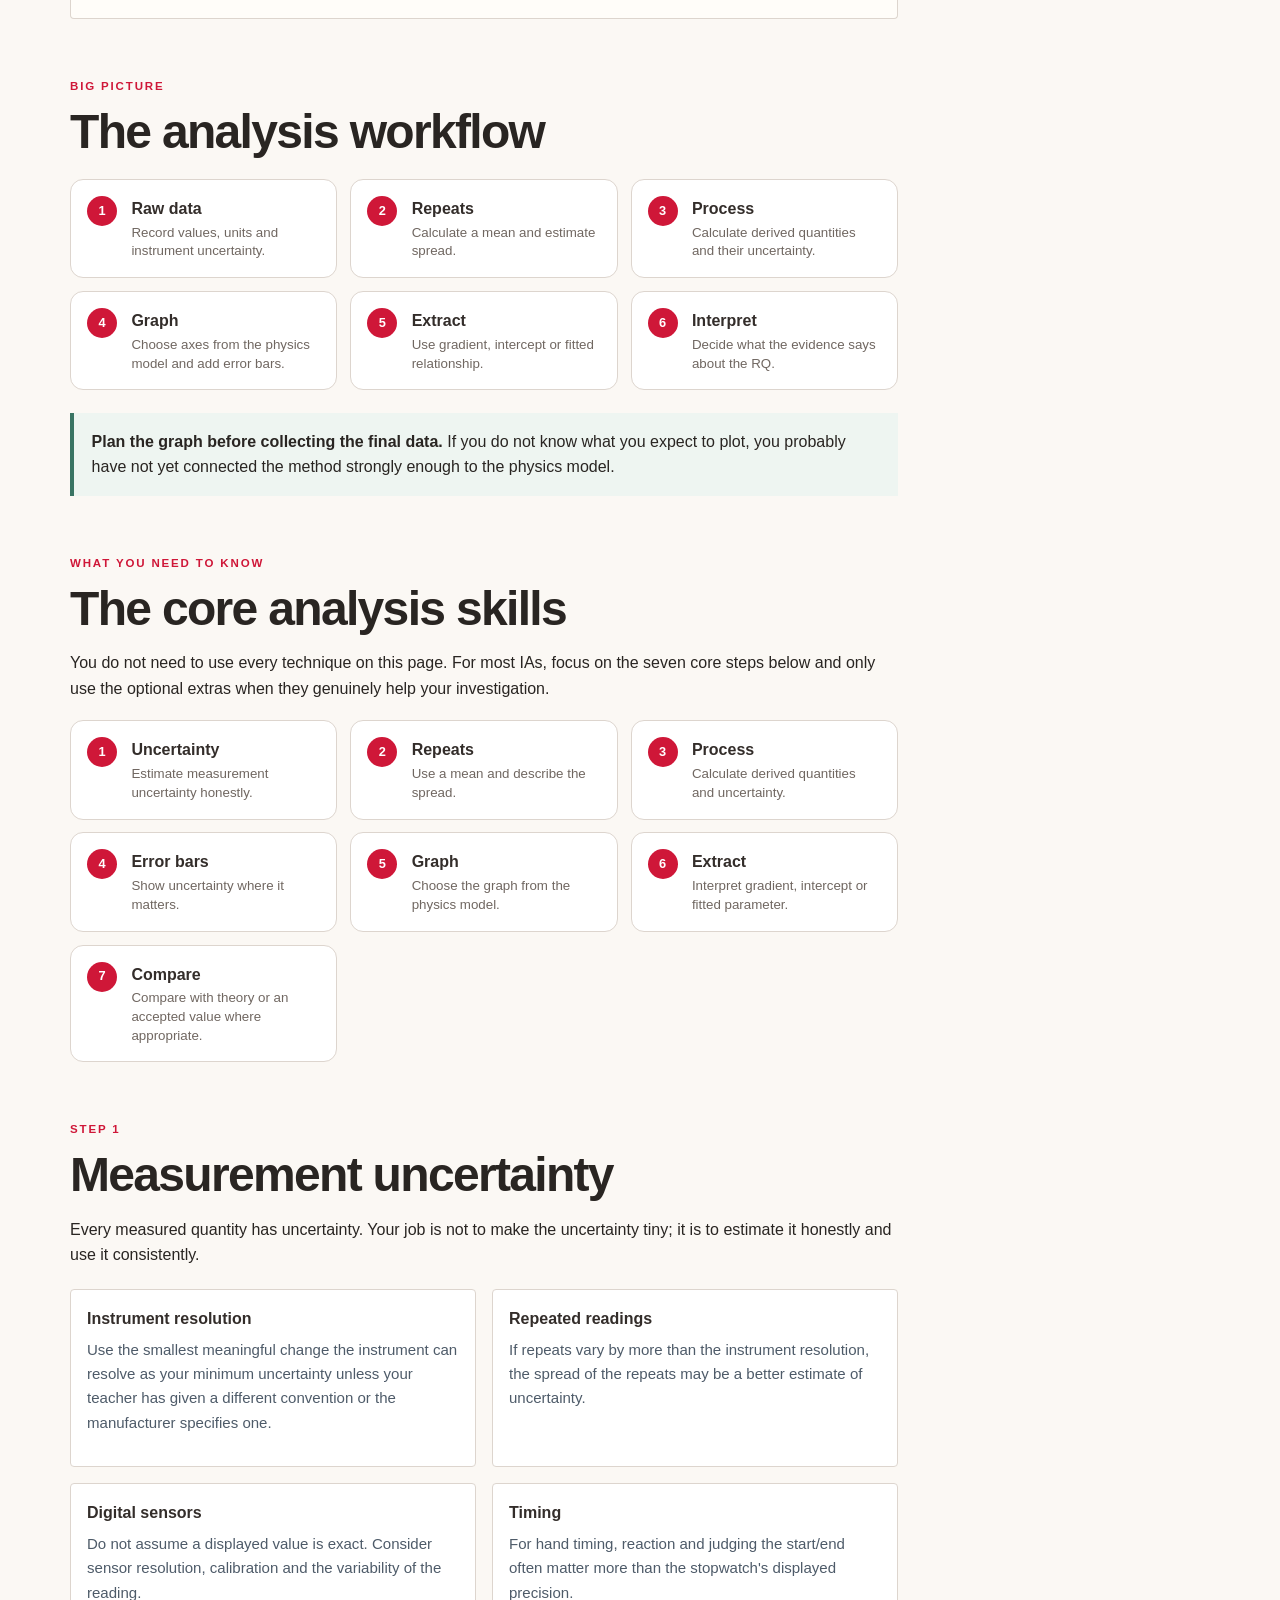
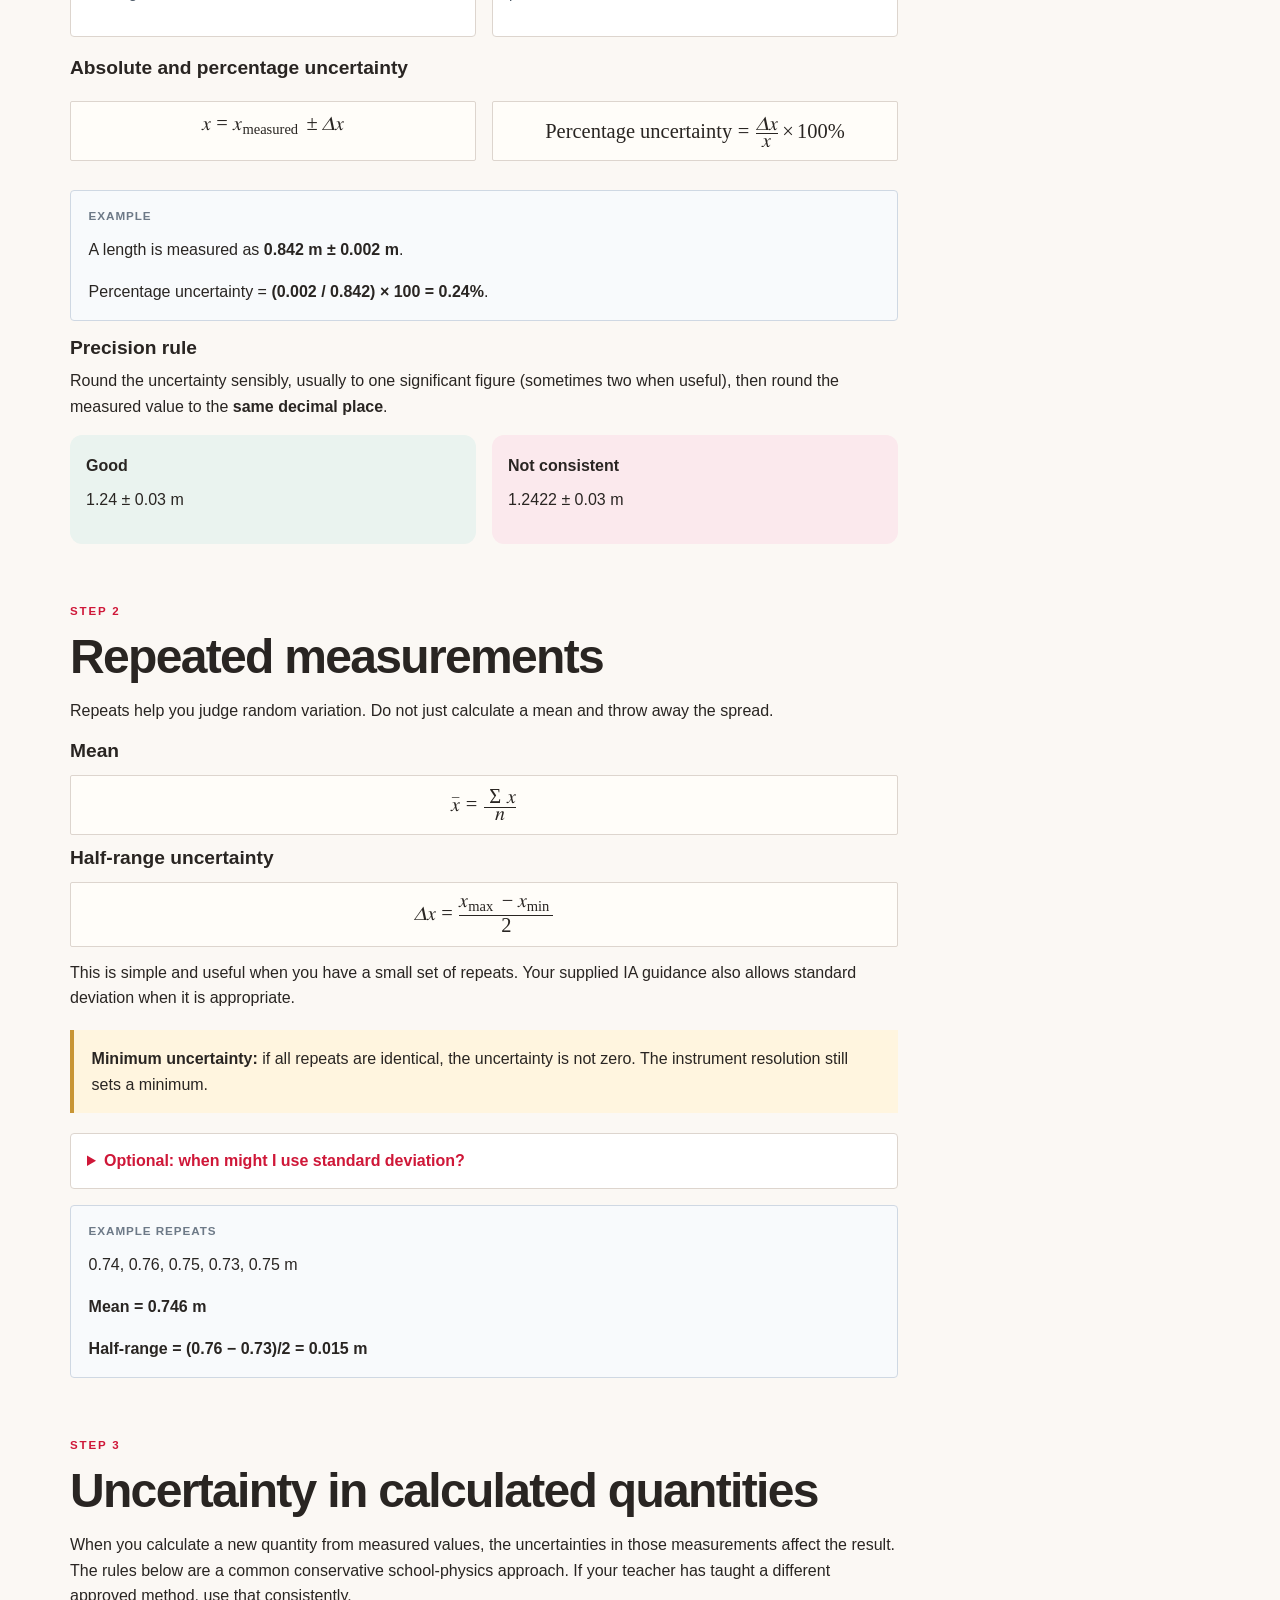
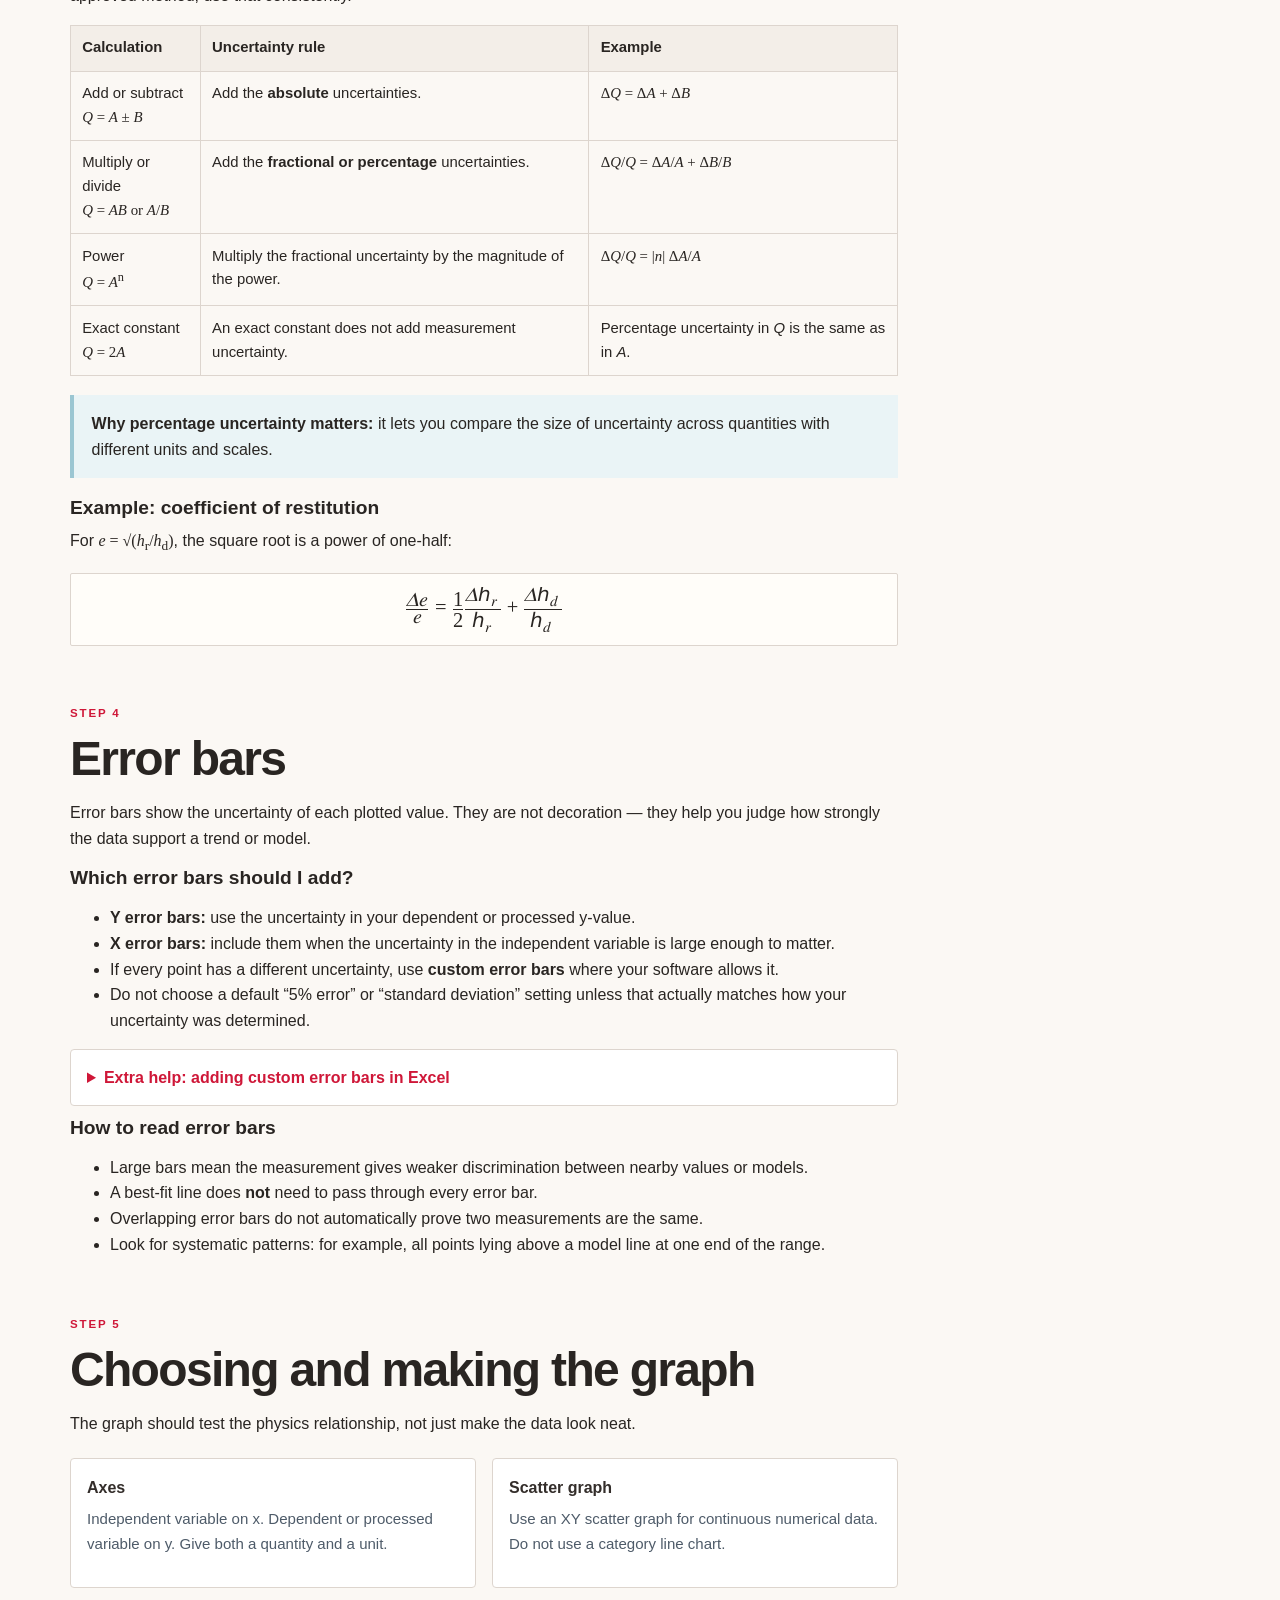
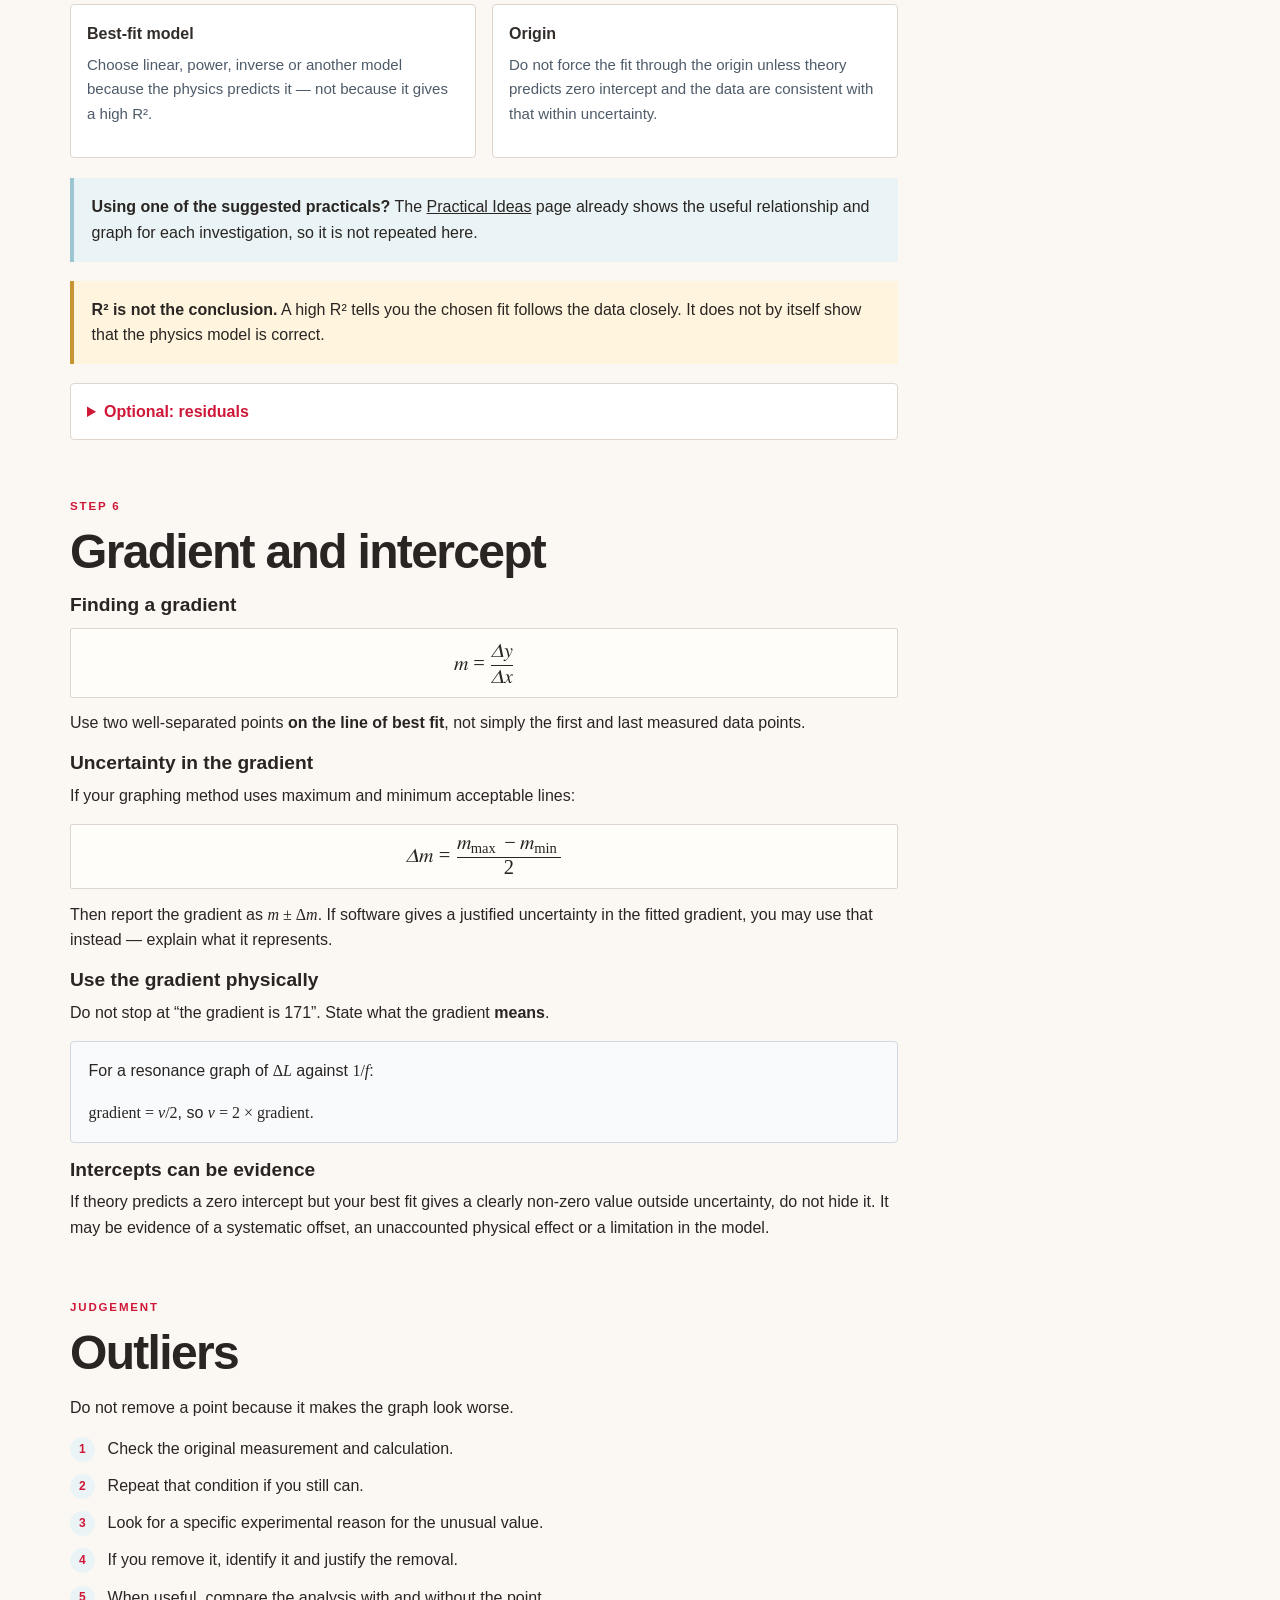
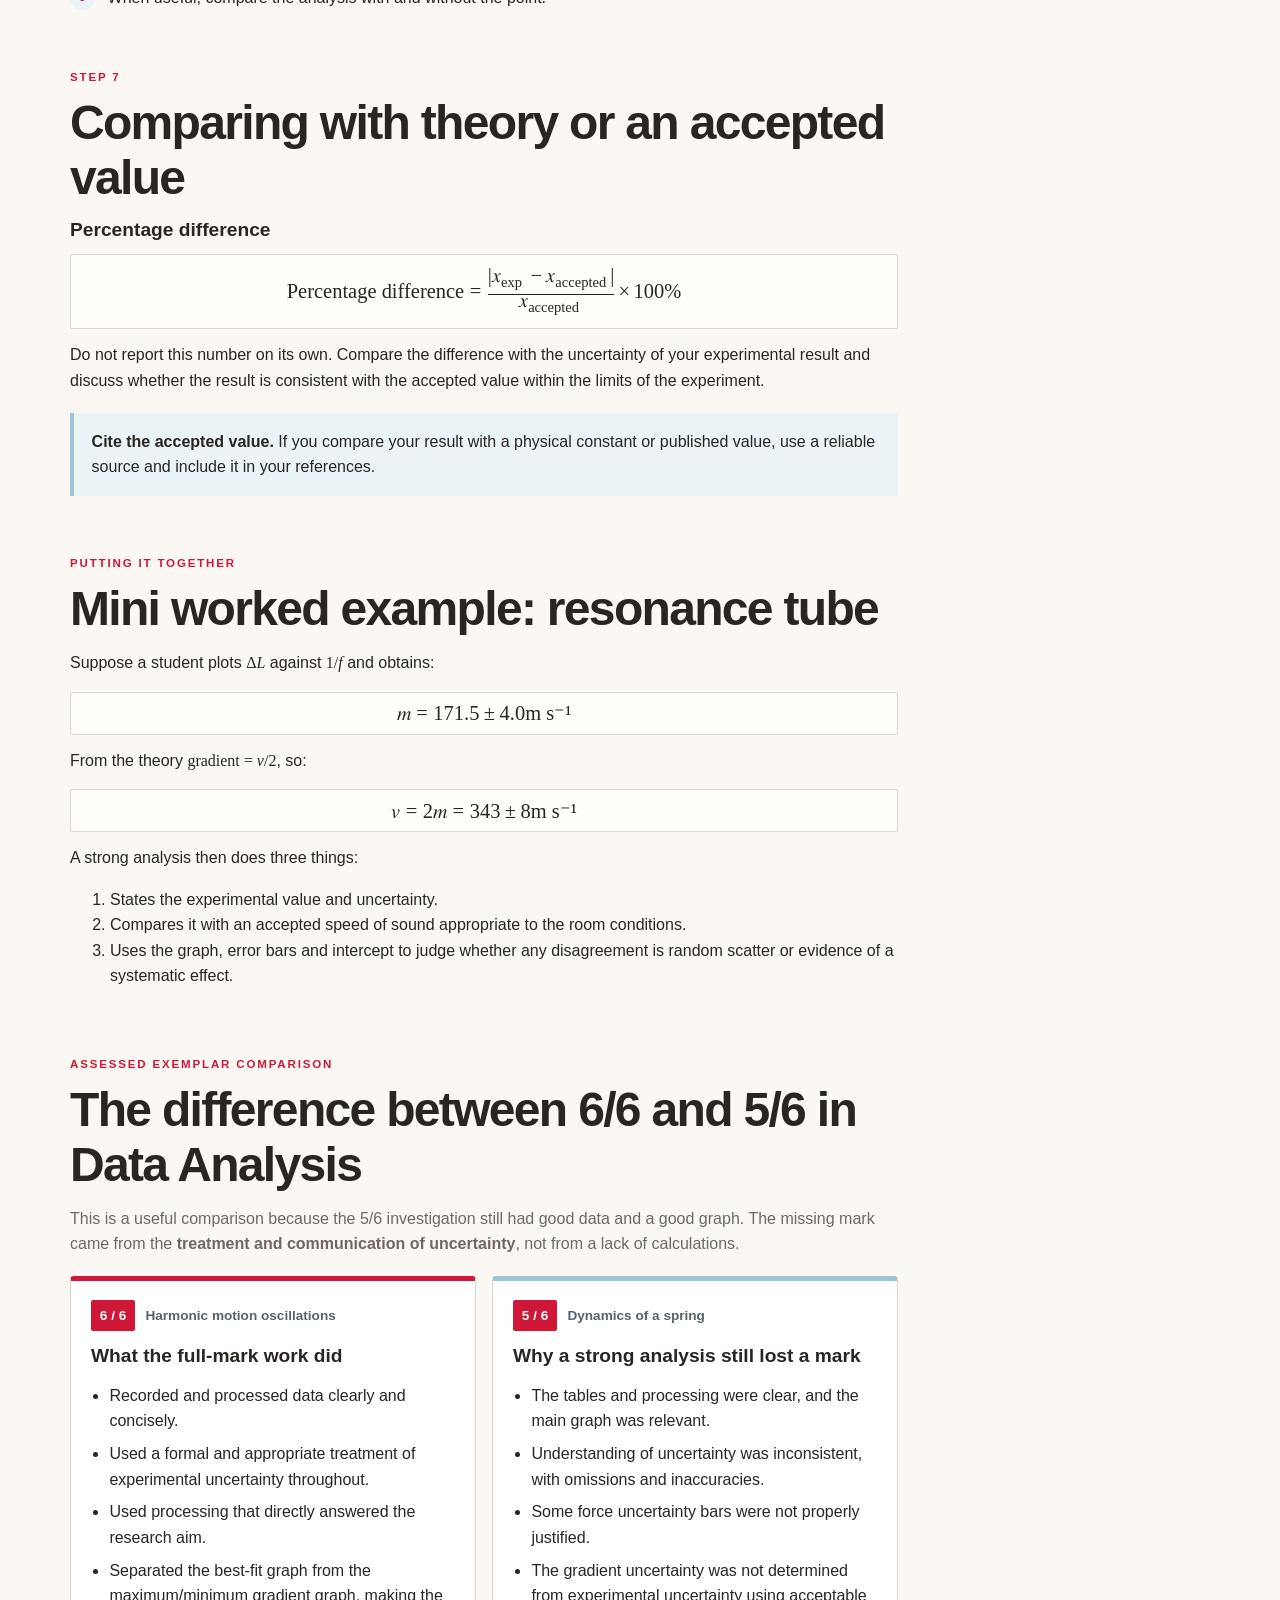
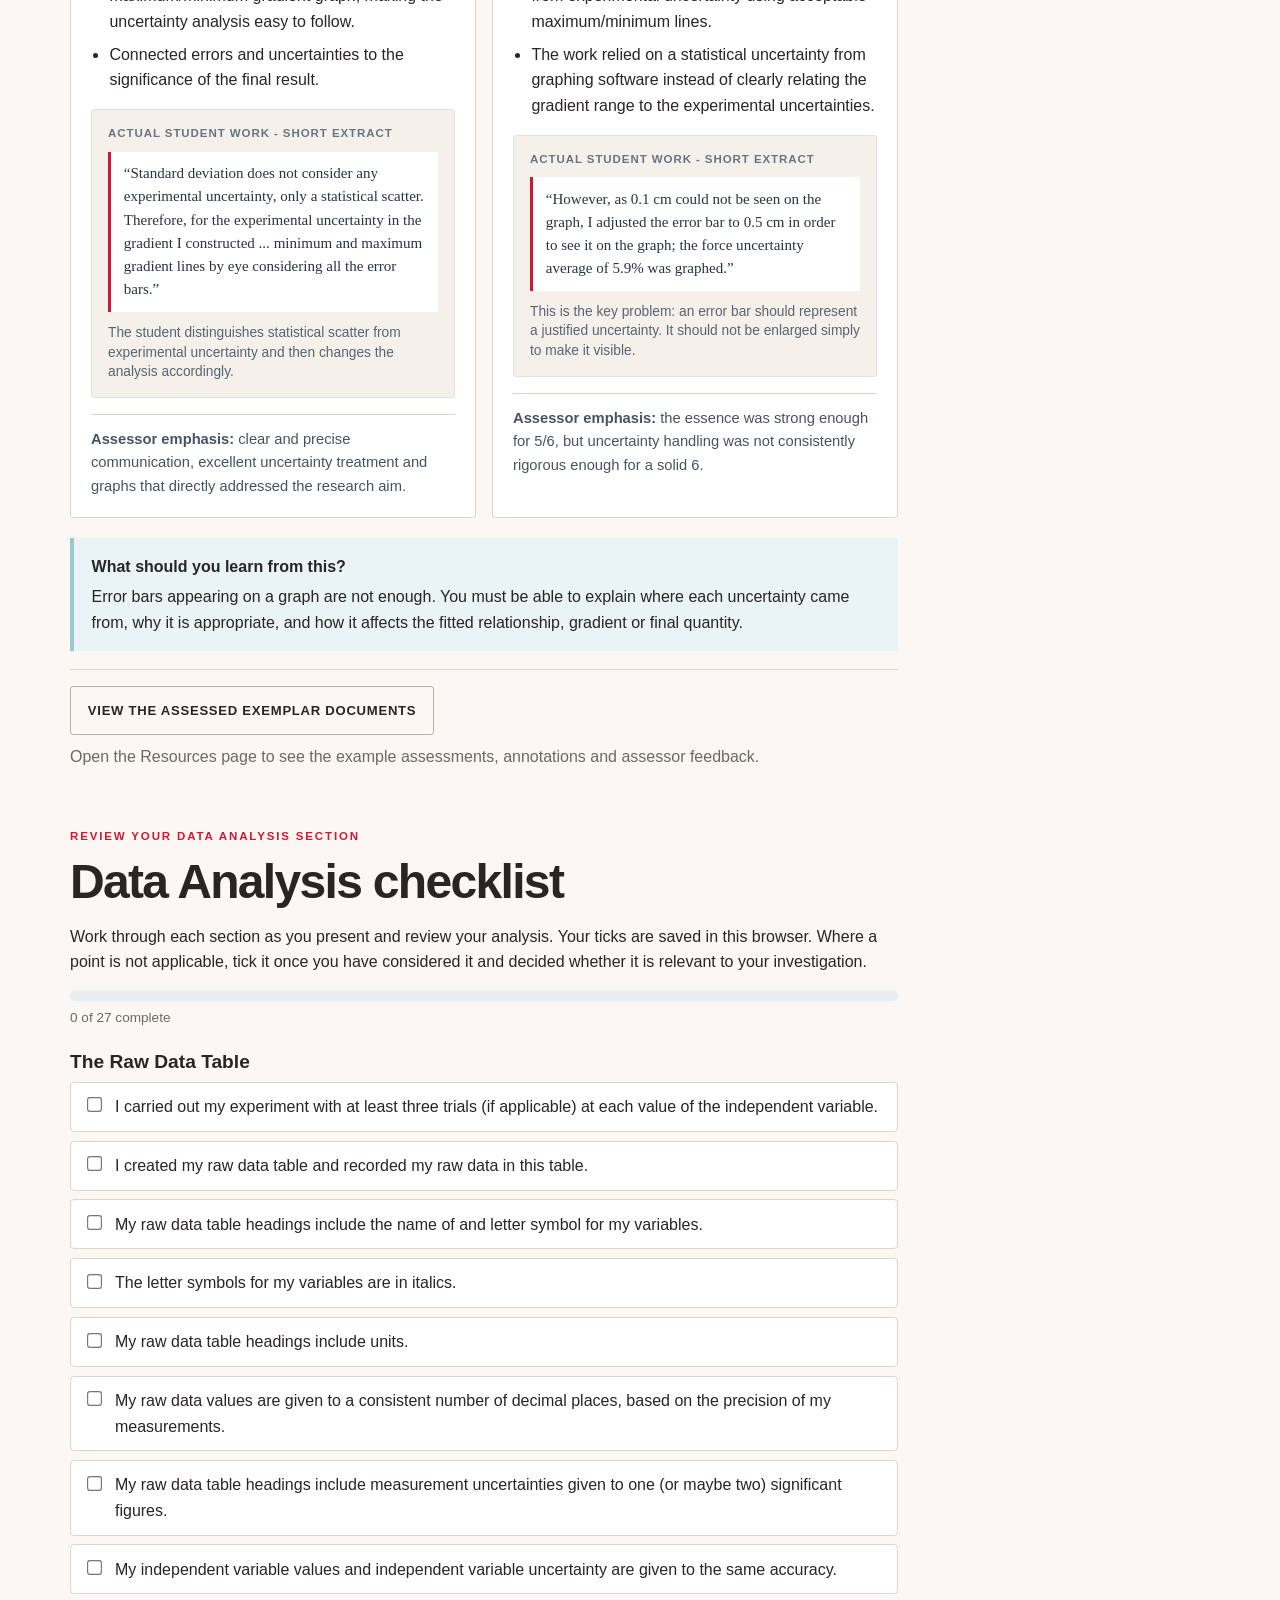
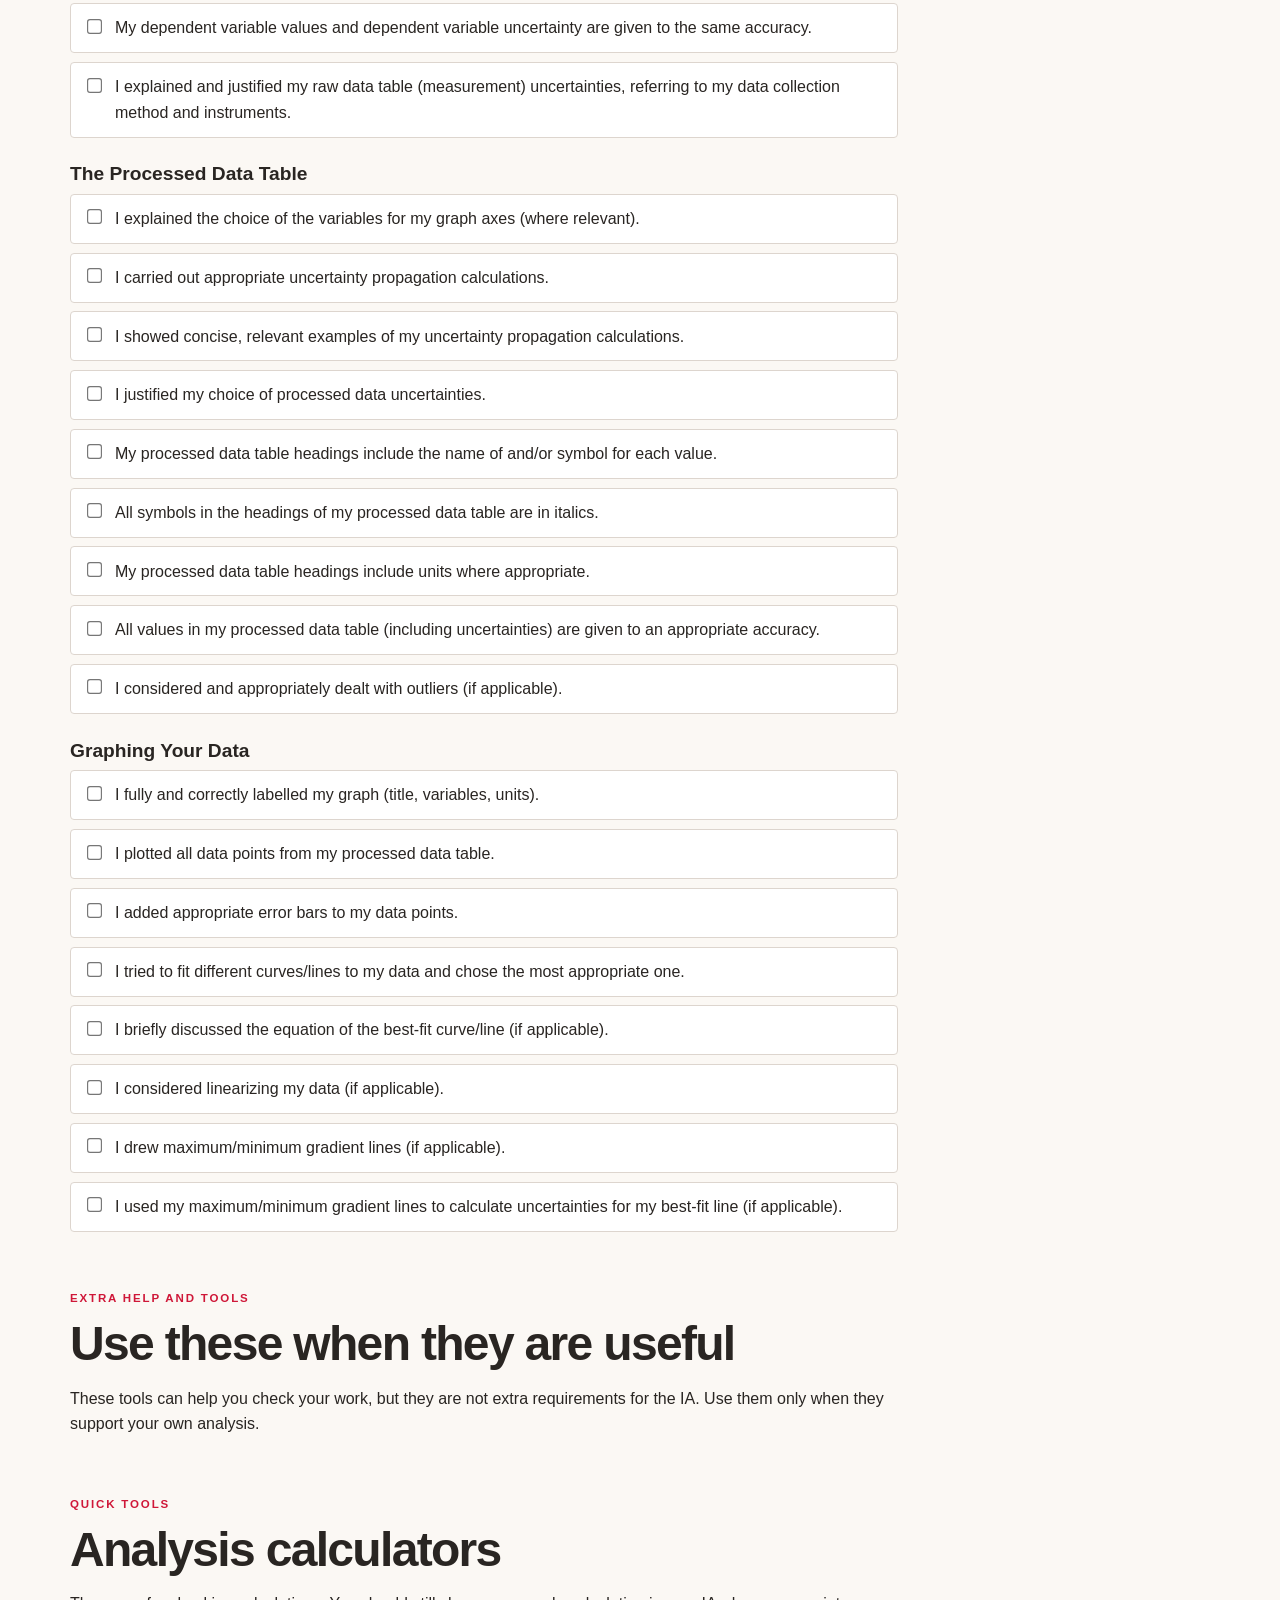
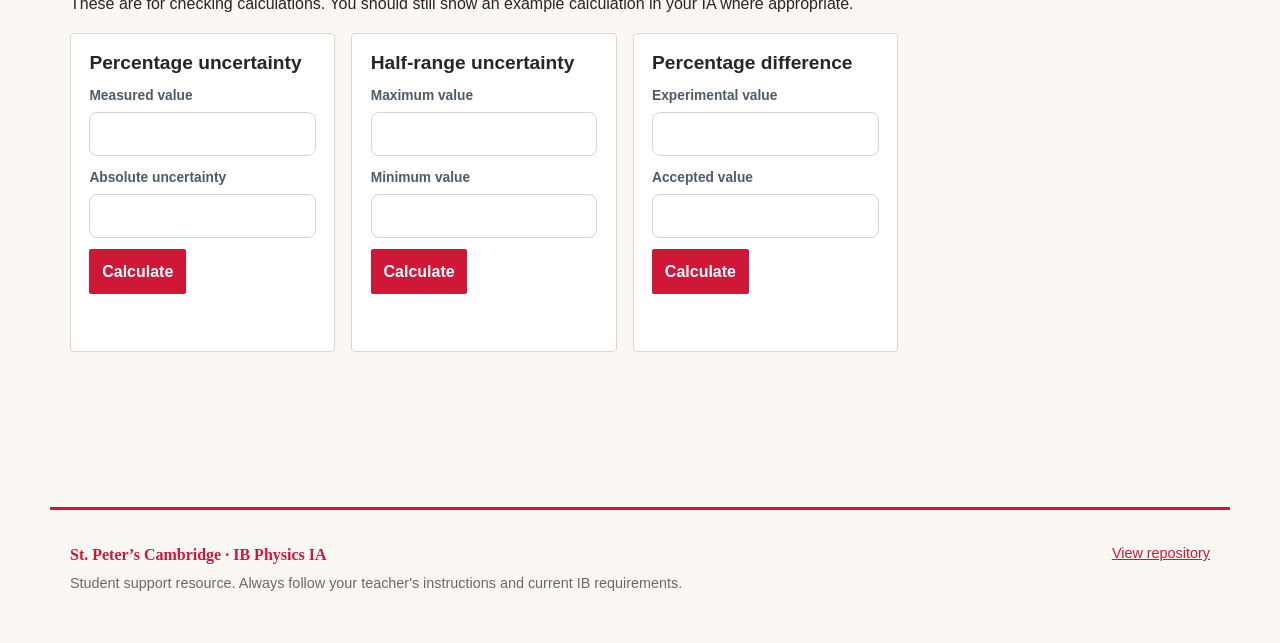
<file: data-analysis.html>
<!doctype html>
<html lang="en">
<head>
  <meta charset="utf-8"><meta name="viewport" content="width=device-width,initial-scale=1">
  <meta name="description" content="IB Physics IA data analysis toolkit: uncertainties, repeats, error bars, graphs, gradients, significant figures and worked examples.">
  <title>Data Analysis Toolkit | IB Physics IA Guide</title>
  <link rel="stylesheet" href="styles.css"><script defer src="script.js"></script>
<style id="walkthrough-style">
.content-grid > div{min-width:0}
@media(max-width:700px){.content-section > .mini-table{display:block;overflow-x:auto;max-width:100%}.equation{overflow-x:auto}}
#student-walkthrough{background:#fffdf9;border:1px solid var(--line);border-top:5px solid var(--school-red);padding:clamp(1rem,3vw,1.8rem);border-radius:4px}
#student-walkthrough [hidden]{display:none!important}
.walk-intro{color:var(--muted)}.walk-progress{width:100%;height:12px;accent-color:var(--school-red)}
.walk-layout{display:grid;grid-template-columns:190px minmax(0,1fr);gap:1.4rem;margin-top:1.3rem}
.walk-steps{list-style:none;padding:0;margin:0;display:grid;gap:.35rem;align-content:start}
.walk-steps button{font:inherit;font-size:.84rem;width:100%;text-align:left;padding:.55rem .65rem;border:1px solid var(--line);border-radius:3px;background:#fff;color:var(--ink);cursor:pointer;line-height:1.35}
.walk-steps button[aria-current="step"]{border-color:var(--school-red);background:var(--red-soft);font-weight:700}
.walk-steps button:disabled{color:#716761;background:var(--soft);cursor:not-allowed}
.walk-steps .walk-state{display:block;font-size:.72rem;margin-top:.15rem;color:var(--muted)}
.walk-card{min-width:0}.walk-card h3{font-size:clamp(1.35rem,3vw,1.8rem)}
.walk-card h4{margin-bottom:.5rem}.walk-card li{margin:.45rem 0}
.walk-table{overflow-x:auto}.walk-card .equation{font-family:inherit;text-align:left;overflow-wrap:anywhere}
.walk-confirm{display:flex;gap:.75rem;align-items:flex-start;padding:1rem;background:var(--green-soft);border:1px solid #acc8bb;margin:1.2rem 0}
.walk-confirm input{width:1.2rem;height:1.2rem;flex-shrink:0;margin-top:.2rem;accent-color:var(--school-red)}
.walk-confirm label{cursor:pointer}.walk-actions{display:flex;gap:.7rem;justify-content:space-between;flex-wrap:wrap}
.walk-actions button,.walk-reset{font:inherit;border:1px solid var(--line);border-radius:3px;padding:.65rem .85rem;cursor:pointer;background:#fff;color:var(--ink)}
.walk-actions .walk-next{background:var(--school-red);border-color:var(--school-red);color:#fff;font-weight:700}
.walk-actions button:disabled{opacity:.5;cursor:not-allowed}
#student-walkthrough button:focus-visible,#student-walkthrough input:focus-visible{outline:3px solid var(--school-red);outline-offset:3px}
.walk-status{font-size:.9rem;color:var(--muted);min-height:1.5em;margin:.6rem 0}
.walk-finish{background:var(--green-soft);padding:1.2rem;border-left:4px solid var(--green)}
.walk-reset{font-size:.82rem;margin-top:.5rem}.walk-save{font-size:.84rem;color:var(--muted)}
@media(max-width:700px){.walk-layout{grid-template-columns:1fr}.walk-steps{grid-template-columns:repeat(2,minmax(0,1fr));max-height:12rem;overflow:auto;border-bottom:1px solid var(--line);padding-bottom:.7rem}.walk-steps button{height:100%}}
@media print{.walk-steps,.walk-actions,.walk-confirm,.walk-reset,.walk-save,.walk-status{display:none!important}.walk-layout{display:block}#student-walkthrough{border:0;padding:0}}
</style>
</head>
<body>
<a class="skip-link" href="#main">Skip to content</a>
<header class="site-header"><div class="nav-wrap"><a class="brand" href="index.html"><span class="brand-mark">SP</span><span class="brand-copy"><strong>St. Peter’s</strong><small>IB Physics IA</small></span></a><button class="nav-toggle" type="button" aria-expanded="false" aria-controls="main-nav">Menu</button><nav id="main-nav" class="main-nav" aria-label="Main navigation"><a href="index.html">Home</a><a href="practicals.html">Practical ideas</a><a class="active" href="guide.html">IA sections</a><a href="resources.html">Resources</a><a href="faq.html">FAQ</a></nav></div></header>

<main id="main">
<section class="page-hero"><div class="inner">
  <p class="eyebrow">Criterion • 6 marks</p>
  <h1>Data Analysis</h1>
  <p>Build your data analysis one step at a time. Confirm each task in the walkthrough to unlock the next, and use the videos, reference material and checklist whenever you need help.</p>
  <div class="section-tabs"><a href="research-design.html">Research Design</a><a class="active" href="data-analysis.html">Data Analysis</a><a href="conclusion.html">Conclusion</a><a href="evaluation.html">Evaluation</a></div>
  <div class="subnav"><a href="#practical-skills">Video help</a><a href="#student-walkthrough">Step-by-step guide</a><a href="#workflow">Workflow</a><a href="#core-analysis">Core analysis</a><a href="#exemplar-comparison">Exemplars</a><a href="#data-checklist">Checklist</a><a href="#extra-tools">Extra tools</a></div>
</div></section>

<section class="section">
<div class="content-grid">
<div>

<section id="practical-skills" class="content-section">
  <p class="kicker">Practical skills support</p>
  <h2>Data analysis video help</h2>
  <p>Watch Gary Talbot’s guides to presenting raw data, processing measurements and graphing your results.</p>
  <div class="research-video-library">
    <div class="research-video-grid">
      <article class="video-resource video-card">
        <h3 class="video-card-title">Data Analysis 1: The Raw Data Table</h3>
        <div class="video-frame">
          <iframe
            src="https://www.youtube.com/embed/IiEmUbNG6aE"
            title="Data Analysis 1: The Raw Data Table"
            loading="lazy"
            allow="accelerometer; autoplay; clipboard-write; encrypted-media; gyroscope; picture-in-picture; web-share"
            allowfullscreen>
          </iframe>
        </div>
        <a class="text-link" href="https://youtu.be/IiEmUbNG6aE" target="_blank" rel="noopener">Open video on YouTube →</a>
      </article>

      <article class="video-resource video-card">
        <h3 class="video-card-title">Data Analysis 2: The Processed Data Table</h3>
        <div class="video-frame">
          <iframe
            src="https://www.youtube.com/embed/1qxpDQ30kmY"
            title="Data Analysis 2: The Processed Data Table"
            loading="lazy"
            allow="accelerometer; autoplay; clipboard-write; encrypted-media; gyroscope; picture-in-picture; web-share"
            allowfullscreen>
          </iframe>
        </div>
        <a class="text-link" href="https://youtu.be/1qxpDQ30kmY" target="_blank" rel="noopener">Open video on YouTube →</a>
      </article>

      <article class="video-resource video-card">
        <h3 class="video-card-title">Data Analysis 3: Graphing Your Data</h3>
        <div class="video-frame">
          <iframe
            src="https://www.youtube.com/embed/NMTYwb7EJLU"
            title="Data Analysis 3: Graphing Your Data"
            loading="lazy"
            allow="accelerometer; autoplay; clipboard-write; encrypted-media; gyroscope; picture-in-picture; web-share"
            allowfullscreen>
          </iframe>
        </div>
        <a class="text-link" href="https://youtu.be/NMTYwb7EJLU" target="_blank" rel="noopener">Open video on YouTube →</a>
      </article>
    </div>
  </div>

  <h3>Need help with uncertainties and errors?</h3>
  <p>If you need a worked explanation before applying uncertainty to your own IA data, use the PaperPlainz video resource below.</p>
  <div class="class-resource-card">
    <div class="class-resource-icon">VID</div>
    <div>
      <h3>PaperPlainz: Uncertainties and Errors</h3>
      <p>Video explanations covering the practical knowledge behind measurement uncertainty and errors. Use this alongside the guidance on this page, then apply the ideas to your own measurements and analysis.</p>
      <a class="button primary" href="https://paperplainz.com/ib-physics/ib-physics-sl/sl-concept-explanations/uncertainties-and-errors/" target="_blank" rel="noopener">Open uncertainties and errors videos</a>
    </div>
  </div>
</section>

<section id="student-walkthrough" class="content-section" aria-labelledby="walkthrough-title">
<p class="kicker">One step at a time</p><h2 id="walkthrough-title">Build your data analysis</h2>
<p class="walk-intro">Measurements → calculations → uncertainties → graphs → final numerical results. Work on your own report, then confirm each step before moving on. The examples are for practice; use your own measurements.</p>
<p class="walk-save" id="walk-save">Your progress saves in this browser on this device. This is your own completion record, not a teacher assessment.</p>
<noscript><div class="callout warning">Turn on JavaScript to use the step-by-step guide and completion checks. The reference material below is still available.</div></noscript>
<div id="walk-app" hidden>
<label for="walk-progress" id="walk-count">0 of 20 steps confirmed</label><progress class="walk-progress" id="walk-progress" max="20" value="0"></progress>
<div class="walk-layout"><nav aria-label="Data analysis steps"><ol class="walk-steps" id="walk-steps"></ol></nav>
<div class="walk-card"><p class="kicker" id="walk-part"></p><h3 id="walk-title" tabindex="-1"></h3>
<div id="walk-body"></div>
<p id="walk-optional" class="callout note" hidden><strong>Does this apply?</strong> If this step is not relevant to your investigation, record why in your report or planning notes before confirming. If you use another justified method, explain that instead.</p>
<div class="walk-confirm"><input type="checkbox" id="walk-confirm"><label for="walk-confirm" id="walk-confirm-label"></label></div>
<p class="walk-save">If you remove a confirmation, this step and all following confirmations are cleared so you can check them again in order.</p>
<div class="walk-actions"><button id="walk-back" type="button">Previous step</button><button id="walk-next" class="walk-next" type="button" disabled>Next step →</button></div>
<p id="walk-status" class="walk-status" role="status" aria-live="polite"></p>
<div id="walk-finish" class="walk-finish" hidden><h4>All 20 steps confirmed</h4><p>You have worked through the data analysis guide. Check your final section against the checklist, then use your results in the conclusion.</p><a class="text-link" href="#data-checklist">Review the Data Analysis checklist →</a><br><a class="text-link" href="conclusion.html">Open the Conclusion guide →</a></div>
<button class="walk-reset" id="walk-reset" type="button">Start this walkthrough again</button>
</div></div></div></section>

<section id="workflow" class="content-section">
  <p class="kicker">Big picture</p><h2>The analysis workflow</h2>
  <div class="analysis-flow">
    <div><span>1</span><strong>Raw data</strong><small>Record values, units and instrument uncertainty.</small></div>
    <div><span>2</span><strong>Repeats</strong><small>Calculate a mean and estimate spread.</small></div>
    <div><span>3</span><strong>Process</strong><small>Calculate derived quantities and their uncertainty.</small></div>
    <div><span>4</span><strong>Graph</strong><small>Choose axes from the physics model and add error bars.</small></div>
    <div><span>5</span><strong>Extract</strong><small>Use gradient, intercept or fitted relationship.</small></div>
    <div><span>6</span><strong>Interpret</strong><small>Decide what the evidence says about the RQ.</small></div>
  </div>
  <div class="callout tip"><strong>Plan the graph before collecting the final data.</strong> If you do not know what you expect to plot, you probably have not yet connected the method strongly enough to the physics model.</div>
</section>

<section id="core-analysis" class="content-section">
  <p class="kicker">What you need to know</p>
  <h2>The core analysis skills</h2>
  <p>You do not need to use every technique on this page. For most IAs, focus on the seven core steps below and only use the optional extras when they genuinely help your investigation.</p>
  <div class="analysis-flow">
    <div><span>1</span><strong>Uncertainty</strong><small>Estimate measurement uncertainty honestly.</small></div>
    <div><span>2</span><strong>Repeats</strong><small>Use a mean and describe the spread.</small></div>
    <div><span>3</span><strong>Process</strong><small>Calculate derived quantities and uncertainty.</small></div>
    <div><span>4</span><strong>Error bars</strong><small>Show uncertainty where it matters.</small></div>
    <div><span>5</span><strong>Graph</strong><small>Choose the graph from the physics model.</small></div>
    <div><span>6</span><strong>Extract</strong><small>Interpret gradient, intercept or fitted parameter.</small></div>
    <div><span>7</span><strong>Compare</strong><small>Compare with theory or an accepted value where appropriate.</small></div>
  </div>
</section>



<section id="measurement-uncertainty" class="content-section">
  <p class="kicker">Step 1</p><h2>Measurement uncertainty</h2>
  <p>Every measured quantity has uncertainty. Your job is not to make the uncertainty tiny; it is to estimate it honestly and use it consistently.</p>

  <div class="info-grid">
    <div class="info-box"><h4>Instrument resolution</h4><p>Use the smallest meaningful change the instrument can resolve as your minimum uncertainty unless your teacher has given a different convention or the manufacturer specifies one.</p></div>
    <div class="info-box"><h4>Repeated readings</h4><p>If repeats vary by more than the instrument resolution, the spread of the repeats may be a better estimate of uncertainty.</p></div>
    <div class="info-box"><h4>Digital sensors</h4><p>Do not assume a displayed value is exact. Consider sensor resolution, calibration and the variability of the reading.</p></div>
    <div class="info-box"><h4>Timing</h4><p>For hand timing, reaction and judging the start/end often matter more than the stopwatch's displayed precision.</p></div>
  </div>

  <h3>Absolute and percentage uncertainty</h3>
  <div class="formula-stack">
    <div class="equation"><math display="block" aria-label="measurement equals value plus or minus absolute uncertainty"><mi>x</mi><mo>=</mo><mi>x</mi><msub><mi></mi><mtext>measured</mtext></msub><mo>±</mo><mi>Δ</mi><mi>x</mi></math></div>
    <div class="equation"><math display="block" aria-label="percentage uncertainty equals absolute uncertainty over measured value times one hundred percent"><mtext>Percentage uncertainty</mtext><mo>=</mo><mfrac><mrow><mi>Δ</mi><mi>x</mi></mrow><mi>x</mi></mfrac><mo>×</mo><mn>100</mn><mo>%</mo></math></div>
  </div>

  <div class="example-box">
    <p class="label">Example</p>
    <p>A length is measured as <strong>0.842 m ± 0.002 m</strong>.</p>
    <p>Percentage uncertainty = <strong>(0.002 / 0.842) × 100 = 0.24%</strong>.</p>
  </div>

  <h3>Precision rule</h3>
  <p>Round the uncertainty sensibly, usually to one significant figure (sometimes two when useful), then round the measured value to the <strong>same decimal place</strong>.</p>
  <div class="do-avoid"><div class="do"><h4>Good</h4><p>1.24 ± 0.03 m</p></div><div class="avoid"><h4>Not consistent</h4><p>1.2422 ± 0.03 m</p></div></div>
</section>

<section id="repeats" class="content-section">
  <p class="kicker">Step 2</p><h2>Repeated measurements</h2>
  <p>Repeats help you judge random variation. Do not just calculate a mean and throw away the spread.</p>

  <h3>Mean</h3>
  <div class="equation"><math display="block" aria-label="mean x equals sum of x values divided by n"><mover><mi>x</mi><mo>¯</mo></mover><mo>=</mo><mfrac><mrow><mo>Σ</mo><mi>x</mi></mrow><mi>n</mi></mfrac></math></div>

  <h3>Half-range uncertainty</h3>
  <div class="equation"><math display="block" aria-label="half range uncertainty equals maximum minus minimum divided by two"><mi>Δ</mi><mi>x</mi><mo>=</mo><mfrac><mrow><msub><mi>x</mi><mtext>max</mtext></msub><mo>−</mo><msub><mi>x</mi><mtext>min</mtext></msub></mrow><mn>2</mn></mfrac></math></div>
  <p>This is simple and useful when you have a small set of repeats. Your supplied IA guidance also allows standard deviation when it is appropriate.</p>

  <div class="callout warning"><strong>Minimum uncertainty:</strong> if all repeats are identical, the uncertainty is not zero. The instrument resolution still sets a minimum.</div>

  <details>
    <summary>Optional: when might I use standard deviation?</summary>
    <div>Standard deviation describes the spread of repeated measurements around the mean. It can be useful when you have enough repeats and the spread is genuinely random. Do not use it just to make the analysis look more sophisticated.</div>
  </details>

  <div class="example-box">
    <p class="label">Example repeats</p>
    <p>0.74, 0.76, 0.75, 0.73, 0.75 m</p>
    <p><strong>Mean = 0.746 m</strong></p>
    <p><strong>Half-range = (0.76 − 0.73)/2 = 0.015 m</strong></p>
  </div>
</section>

<section id="propagation" class="content-section">
  <p class="kicker">Step 3</p><h2>Uncertainty in calculated quantities</h2>
  <p>When you calculate a new quantity from measured values, the uncertainties in those measurements affect the result. The rules below are a common conservative school-physics approach. If your teacher has taught a different approved method, use that consistently.</p>

  <table class="mini-table">
    <thead><tr><th>Calculation</th><th>Uncertainty rule</th><th>Example</th></tr></thead>
    <tbody>
      <tr><td>Add or subtract<br><span class="math-inline"><i>Q</i> = <i>A</i> ± <i>B</i></span></td><td>Add the <strong>absolute</strong> uncertainties.</td><td><span class="math-inline">Δ<i>Q</i> = Δ<i>A</i> + Δ<i>B</i></span></td></tr>
      <tr><td>Multiply or divide<br><span class="math-inline"><i>Q</i> = <i>AB</i> or <i>A</i>/<i>B</i></span></td><td>Add the <strong>fractional or percentage</strong> uncertainties.</td><td><span class="math-inline">Δ<i>Q</i>/<i>Q</i> = Δ<i>A</i>/<i>A</i> + Δ<i>B</i>/<i>B</i></span></td></tr>
      <tr><td>Power<br><span class="math-inline"><i>Q</i> = <i>A</i><sup>n</sup></span></td><td>Multiply the fractional uncertainty by the magnitude of the power.</td><td><span class="math-inline">Δ<i>Q</i>/<i>Q</i> = |<i>n</i>| Δ<i>A</i>/<i>A</i></span></td></tr>
      <tr><td>Exact constant<br><span class="math-inline"><i>Q</i> = 2<i>A</i></span></td><td>An exact constant does not add measurement uncertainty.</td><td>Percentage uncertainty in <i>Q</i> is the same as in <i>A</i>.</td></tr>
    </tbody>
  </table>

  <div class="callout note"><strong>Why percentage uncertainty matters:</strong> it lets you compare the size of uncertainty across quantities with different units and scales.</div>

  <h3>Example: coefficient of restitution</h3>
  <p>For <span class="math-inline"><i>e</i> = √(<i>h</i><sub>r</sub>/<i>h</i><sub>d</sub>)</span>, the square root is a power of one-half:</p>
  <div class="equation"><math display="block" aria-label="fractional uncertainty in e equals one half times fractional uncertainty in rebound height plus fractional uncertainty in drop height"><mfrac><mrow><mi>Δ</mi><mi>e</mi></mrow><mi>e</mi></mfrac><mo>=</mo><mfrac><mn>1</mn><mn>2</mn></mfrac><mfenced><mfrac><mrow><mi>Δ</mi><msub><mi>h</mi><mi>r</mi></msub></mrow><msub><mi>h</mi><mi>r</mi></msub></mfrac><mo>+</mo><mfrac><mrow><mi>Δ</mi><msub><mi>h</mi><mi>d</mi></msub></mrow><msub><mi>h</mi><mi>d</mi></msub></mfrac></mfenced></math></div>
</section>

<section id="error-bars" class="content-section">
  <p class="kicker">Step 4</p><h2>Error bars</h2>
  <p>Error bars show the uncertainty of each plotted value. They are not decoration — they help you judge how strongly the data support a trend or model.</p>

  <h3>Which error bars should I add?</h3>
  <ul>
    <li><strong>Y error bars:</strong> use the uncertainty in your dependent or processed y-value.</li>
    <li><strong>X error bars:</strong> include them when the uncertainty in the independent variable is large enough to matter.</li>
    <li>If every point has a different uncertainty, use <strong>custom error bars</strong> where your software allows it.</li>
    <li>Do not choose a default “5% error” or “standard deviation” setting unless that actually matches how your uncertainty was determined.</li>
  </ul>

  <details>
    <summary>Extra help: adding custom error bars in Excel</summary>
    <div>
      <ol class="method">
        <li>Create an XY scatter graph using your processed x and y values.</li>
        <li>Click the data series on the graph.</li>
        <li>Go to <strong>Chart Design → Add Chart Element → Error Bars → More Error Bar Options</strong>.</li>
        <li>Choose <strong>Custom → Specify Value</strong>.</li>
        <li>Select the cells containing your positive uncertainty values, then the negative values. For symmetric uncertainties these will normally be the same cells.</li>
        <li>Repeat for horizontal error bars if x-uncertainty is important.</li>
      </ol>
      <p><strong>Google Sheets:</strong> only use its built-in error-bar options when they correctly represent your experimental uncertainty. If your points have different custom uncertainties and Sheets cannot display them correctly, use Excel, Logger Pro or another tool that supports per-point error bars.</p>
    </div>
  </details>

  <h3>How to read error bars</h3>
  <ul>
    <li>Large bars mean the measurement gives weaker discrimination between nearby values or models.</li>
    <li>A best-fit line does <strong>not</strong> need to pass through every error bar.</li>
    <li>Overlapping error bars do not automatically prove two measurements are the same.</li>
    <li>Look for systematic patterns: for example, all points lying above a model line at one end of the range.</li>
  </ul>
</section>

<section id="graphs" class="content-section">
  <p class="kicker">Step 5</p><h2>Choosing and making the graph</h2>
  <p>The graph should test the physics relationship, not just make the data look neat.</p>

  <div class="info-grid">
    <div class="info-box"><h4>Axes</h4><p>Independent variable on x. Dependent or processed variable on y. Give both a quantity and a unit.</p></div>
    <div class="info-box"><h4>Scatter graph</h4><p>Use an XY scatter graph for continuous numerical data. Do not use a category line chart.</p></div>
    <div class="info-box"><h4>Best-fit model</h4><p>Choose linear, power, inverse or another model because the physics predicts it — not because it gives a high R².</p></div>
    <div class="info-box"><h4>Origin</h4><p>Do not force the fit through the origin unless theory predicts zero intercept and the data are consistent with that within uncertainty.</p></div>
  </div>
  <div class="callout note"><strong>Using one of the suggested practicals?</strong> The <a href="practicals.html">Practical Ideas</a> page already shows the useful relationship and graph for each investigation, so it is not repeated here.</div>

  <div class="callout warning"><strong>R² is not the conclusion.</strong> A high R² tells you the chosen fit follows the data closely. It does not by itself show that the physics model is correct.</div>

  <details>
    <summary>Optional: residuals</summary>
    <div>A residual is <strong>measured value − value predicted by the fit</strong>. Randomly scattered residuals support the chosen model. A clear pattern can suggest that the model is missing something.</div>
  </details>
</section>

<section id="gradient" class="content-section">
  <p class="kicker">Step 6</p><h2>Gradient and intercept</h2>

  <h3>Finding a gradient</h3>
  <div class="equation"><math display="block" aria-label="gradient equals change in y divided by change in x"><mi>m</mi><mo>=</mo><mfrac><mrow><mi>Δ</mi><mi>y</mi></mrow><mrow><mi>Δ</mi><mi>x</mi></mrow></mfrac></math></div>
  <p>Use two well-separated points <strong>on the line of best fit</strong>, not simply the first and last measured data points.</p>

  <h3>Uncertainty in the gradient</h3>
  <p>If your graphing method uses maximum and minimum acceptable lines:</p>
  <div class="equation"><math display="block" aria-label="uncertainty in gradient equals maximum gradient minus minimum gradient divided by two"><mi>Δ</mi><mi>m</mi><mo>=</mo><mfrac><mrow><msub><mi>m</mi><mtext>max</mtext></msub><mo>−</mo><msub><mi>m</mi><mtext>min</mtext></msub></mrow><mn>2</mn></mfrac></math></div>
  <p>Then report the gradient as <span class="math-inline"><i>m</i> ± Δ<i>m</i></span>. If software gives a justified uncertainty in the fitted gradient, you may use that instead — explain what it represents.</p>

  <h3>Use the gradient physically</h3>
  <p>Do not stop at “the gradient is 171”. State what the gradient <strong>means</strong>.</p>
  <div class="example-box"><p>For a resonance graph of <span class="math-inline">Δ<i>L</i></span> against <span class="math-inline">1/<i>f</i></span>:</p>
  <p><span class="math-inline">gradient = <i>v</i>/2</span>, so <span class="math-inline"><i>v</i> = 2 × gradient</span>.</p></div>

  <h3>Intercepts can be evidence</h3>
  <p>If theory predicts a zero intercept but your best fit gives a clearly non-zero value outside uncertainty, do not hide it. It may be evidence of a systematic offset, an unaccounted physical effect or a limitation in the model.</p>
</section>

<section id="outliers" class="content-section">
  <p class="kicker">Judgement</p><h2>Outliers</h2>
  <p>Do not remove a point because it makes the graph look worse.</p>
  <ol class="method">
    <li>Check the original measurement and calculation.</li>
    <li>Repeat that condition if you still can.</li>
    <li>Look for a specific experimental reason for the unusual value.</li>
    <li>If you remove it, identify it and justify the removal.</li>
    <li>When useful, compare the analysis with and without the point.</li>
  </ol>
</section>

<section id="comparison" class="content-section">
  <p class="kicker">Step 7</p><h2>Comparing with theory or an accepted value</h2>
  <h3>Percentage difference</h3>
  <div class="equation"><math display="block" aria-label="percentage difference equals absolute value experimental minus accepted divided by accepted times one hundred percent"><mtext>Percentage difference</mtext><mo>=</mo><mfrac><mrow><mo>|</mo><msub><mi>x</mi><mtext>exp</mtext></msub><mo>−</mo><msub><mi>x</mi><mtext>accepted</mtext></msub><mo>|</mo></mrow><msub><mi>x</mi><mtext>accepted</mtext></msub></mfrac><mo>×</mo><mn>100</mn><mo>%</mo></math></div>
  <p>Do not report this number on its own. Compare the difference with the uncertainty of your experimental result and discuss whether the result is consistent with the accepted value within the limits of the experiment.</p>

  <div class="callout note"><strong>Cite the accepted value.</strong> If you compare your result with a physical constant or published value, use a reliable source and include it in your references.</div>
</section>

<section id="worked-example" class="content-section">
  <p class="kicker">Putting it together</p><h2>Mini worked example: resonance tube</h2>
  <p>Suppose a student plots <span class="math-inline">Δ<i>L</i></span> against <span class="math-inline">1/<i>f</i></span> and obtains:</p>
  <div class="equation"><math display="block" aria-label="gradient equals 171.5 plus or minus 4 metres per second"><mi>m</mi><mo>=</mo><mn>171.5</mn><mo>±</mo><mn>4.0</mn><mtext> m s⁻¹</mtext></math></div>
  <p>From the theory <span class="math-inline">gradient = <i>v</i>/2</span>, so:</p>
  <div class="equation"><math display="block" aria-label="v equals two times gradient equals 343 plus or minus 8 metres per second"><mi>v</mi><mo>=</mo><mn>2</mn><mi>m</mi><mo>=</mo><mn>343</mn><mo>±</mo><mn>8</mn><mtext> m s⁻¹</mtext></math></div>
  <p>A strong analysis then does three things:</p>
  <ol>
    <li>States the experimental value and uncertainty.</li>
    <li>Compares it with an accepted speed of sound appropriate to the room conditions.</li>
    <li>Uses the graph, error bars and intercept to judge whether any disagreement is random scatter or evidence of a systematic effect.</li>
  </ol>
</section>


<section id="exemplar-comparison" class="content-section exemplar-section">
  <p class="kicker">Assessed exemplar comparison</p>
  <h2>The difference between 6/6 and 5/6 in Data Analysis</h2>
  <p class="exemplar-intro">This is a useful comparison because the 5/6 investigation still had good data and a good graph. The missing mark came from the <strong>treatment and communication of uncertainty</strong>, not from a lack of calculations.</p>
  <div class="exemplar-compare">
    <article class="exemplar-card exemplar-full">
      <div class="exemplar-top"><span class="score-badge">6 / 6</span><span>Harmonic motion oscillations</span></div>
      <h3>What the full-mark work did</h3>
      <ul>
        <li>Recorded and processed data clearly and concisely.</li>
        <li>Used a formal and appropriate treatment of experimental uncertainty throughout.</li>
        <li>Used processing that directly answered the research aim.</li>
        <li>Separated the best-fit graph from the maximum/minimum gradient graph, making the uncertainty analysis easy to follow.</li>
        <li>Connected errors and uncertainties to the significance of the final result.</li>
      </ul>
      <div class="work-snippet">
        <p class="snippet-label">Actual student work - short extract</p>
        <blockquote>“Standard deviation does not consider any experimental uncertainty, only a statistical scatter. Therefore, for the experimental uncertainty in the gradient I constructed ... minimum and maximum gradient lines by eye considering all the error bars.”</blockquote>
        <p class="snippet-note">The student distinguishes statistical scatter from experimental uncertainty and then changes the analysis accordingly.</p>
      </div>
      <p class="assessor-summary"><strong>Assessor emphasis:</strong> clear and precise communication, excellent uncertainty treatment and graphs that directly addressed the research aim.</p>
    </article>
    <article class="exemplar-card exemplar-near">
      <div class="exemplar-top"><span class="score-badge">5 / 6</span><span>Dynamics of a spring</span></div>
      <h3>Why a strong analysis still lost a mark</h3>
      <ul>
        <li>The tables and processing were clear, and the main graph was relevant.</li>
        <li>Understanding of uncertainty was inconsistent, with omissions and inaccuracies.</li>
        <li>Some force uncertainty bars were not properly justified.</li>
        <li>The gradient uncertainty was not determined from experimental uncertainty using acceptable maximum/minimum lines.</li>
        <li>The work relied on a statistical uncertainty from graphing software instead of clearly relating the gradient range to the experimental uncertainties.</li>
      </ul>
      <div class="work-snippet">
        <p class="snippet-label">Actual student work - short extract</p>
        <blockquote>“However, as 0.1 cm could not be seen on the graph, I adjusted the error bar to 0.5 cm in order to see it on the graph; the force uncertainty average of 5.9% was graphed.”</blockquote>
        <p class="snippet-note">This is the key problem: an error bar should represent a justified uncertainty. It should not be enlarged simply to make it visible.</p>
      </div>
      <p class="assessor-summary"><strong>Assessor emphasis:</strong> the essence was strong enough for 5/6, but uncertainty handling was not consistently rigorous enough for a solid 6.</p>
    </article>
  </div>
  <div class="exemplar-takeaway">
    <strong>What should you learn from this?</strong>
    <p>Error bars appearing on a graph are not enough. You must be able to explain where each uncertainty came from, why it is appropriate, and how it affects the fitted relationship, gradient or final quantity.</p>
  </div>

  <div class="exemplar-resource-link">
    <a class="button secondary" href="resources.html#assessed-exemplars">View the assessed exemplar documents</a>
    <p class="small">Open the Resources page to see the example assessments, annotations and assessor feedback.</p>
  </div>
</section>

<section id="data-checklist" class="content-section">
  <p class="kicker">Review your data analysis section</p><h2>Data Analysis checklist</h2>
  <p>Work through each section as you present and review your analysis. Your ticks are saved in this browser. Where a point is not applicable, tick it once you have considered it and decided whether it is relevant to your investigation.</p>
  <div class="progress-wrap">
    <div class="progress-bar" aria-hidden="true"><span data-progress-bar></span></div>
    <p class="progress-text" data-progress-text aria-live="polite">0 of 27 complete</p>
  </div>
  <h3 id="da-checklist-raw">The Raw Data Table</h3>
  <div class="checklist" role="group" aria-labelledby="da-checklist-raw">
    <div class="check-item"><input id="da-checklist-raw-1" data-check-id="da-checklist-raw-1" type="checkbox"><label for="da-checklist-raw-1">I carried out my experiment with at least three trials (if applicable) at each value of the independent variable.</label></div>
    <div class="check-item"><input id="da-checklist-raw-2" data-check-id="da-checklist-raw-2" type="checkbox"><label for="da-checklist-raw-2">I created my raw data table and recorded my raw data in this table.</label></div>
    <div class="check-item"><input id="da-checklist-raw-3" data-check-id="da-checklist-raw-3" type="checkbox"><label for="da-checklist-raw-3">My raw data table headings include the name of and letter symbol for my variables.</label></div>
    <div class="check-item"><input id="da-checklist-raw-4" data-check-id="da-checklist-raw-4" type="checkbox"><label for="da-checklist-raw-4">The letter symbols for my variables are in italics.</label></div>
    <div class="check-item"><input id="da-checklist-raw-5" data-check-id="da-checklist-raw-5" type="checkbox"><label for="da-checklist-raw-5">My raw data table headings include units.</label></div>
    <div class="check-item"><input id="da-checklist-raw-6" data-check-id="da-checklist-raw-6" type="checkbox"><label for="da-checklist-raw-6">My raw data values are given to a consistent number of decimal places, based on the precision of my measurements.</label></div>
    <div class="check-item"><input id="da-checklist-raw-7" data-check-id="da-checklist-raw-7" type="checkbox"><label for="da-checklist-raw-7">My raw data table headings include measurement uncertainties given to one (or maybe two) significant figures.</label></div>
    <div class="check-item"><input id="da-checklist-raw-8" data-check-id="da-checklist-raw-8" type="checkbox"><label for="da-checklist-raw-8">My independent variable values and independent variable uncertainty are given to the same accuracy.</label></div>
    <div class="check-item"><input id="da-checklist-raw-9" data-check-id="da-checklist-raw-9" type="checkbox"><label for="da-checklist-raw-9">My dependent variable values and dependent variable uncertainty are given to the same accuracy.</label></div>
    <div class="check-item"><input id="da-checklist-raw-10" data-check-id="da-checklist-raw-10" type="checkbox"><label for="da-checklist-raw-10">I explained and justified my raw data table (measurement) uncertainties, referring to my data collection method and instruments.</label></div>
  </div>
  <br>
  <h3 id="da-checklist-processed">The Processed Data Table</h3>
  <div class="checklist" role="group" aria-labelledby="da-checklist-processed">
    <div class="check-item"><input id="da-checklist-processed-1" data-check-id="da-checklist-processed-1" type="checkbox"><label for="da-checklist-processed-1">I explained the choice of the variables for my graph axes (where relevant).</label></div>
    <div class="check-item"><input id="da-checklist-processed-2" data-check-id="da-checklist-processed-2" type="checkbox"><label for="da-checklist-processed-2">I carried out appropriate uncertainty propagation calculations.</label></div>
    <div class="check-item"><input id="da-checklist-processed-3" data-check-id="da-checklist-processed-3" type="checkbox"><label for="da-checklist-processed-3">I showed concise, relevant examples of my uncertainty propagation calculations.</label></div>
    <div class="check-item"><input id="da-checklist-processed-4" data-check-id="da-checklist-processed-4" type="checkbox"><label for="da-checklist-processed-4">I justified my choice of processed data uncertainties.</label></div>
    <div class="check-item"><input id="da-checklist-processed-5" data-check-id="da-checklist-processed-5" type="checkbox"><label for="da-checklist-processed-5">My processed data table headings include the name of and/or symbol for each value.</label></div>
    <div class="check-item"><input id="da-checklist-processed-6" data-check-id="da-checklist-processed-6" type="checkbox"><label for="da-checklist-processed-6">All symbols in the headings of my processed data table are in italics.</label></div>
    <div class="check-item"><input id="da-checklist-processed-7" data-check-id="da-checklist-processed-7" type="checkbox"><label for="da-checklist-processed-7">My processed data table headings include units where appropriate.</label></div>
    <div class="check-item"><input id="da-checklist-processed-8" data-check-id="da-checklist-processed-8" type="checkbox"><label for="da-checklist-processed-8">All values in my processed data table (including uncertainties) are given to an appropriate accuracy.</label></div>
    <div class="check-item"><input id="da-checklist-processed-9" data-check-id="da-checklist-processed-9" type="checkbox"><label for="da-checklist-processed-9">I considered and appropriately dealt with outliers (if applicable).</label></div>
  </div>
  <br>
  <h3 id="da-checklist-graphs">Graphing Your Data</h3>
  <div class="checklist" role="group" aria-labelledby="da-checklist-graphs">
    <div class="check-item"><input id="da-checklist-graphs-1" data-check-id="da-checklist-graphs-1" type="checkbox"><label for="da-checklist-graphs-1">I fully and correctly labelled my graph (title, variables, units).</label></div>
    <div class="check-item"><input id="da-checklist-graphs-2" data-check-id="da-checklist-graphs-2" type="checkbox"><label for="da-checklist-graphs-2">I plotted all data points from my processed data table.</label></div>
    <div class="check-item"><input id="da-checklist-graphs-3" data-check-id="da-checklist-graphs-3" type="checkbox"><label for="da-checklist-graphs-3">I added appropriate error bars to my data points.</label></div>
    <div class="check-item"><input id="da-checklist-graphs-4" data-check-id="da-checklist-graphs-4" type="checkbox"><label for="da-checklist-graphs-4">I tried to fit different curves/lines to my data and chose the most appropriate one.</label></div>
    <div class="check-item"><input id="da-checklist-graphs-5" data-check-id="da-checklist-graphs-5" type="checkbox"><label for="da-checklist-graphs-5">I briefly discussed the equation of the best-fit curve/line (if applicable).</label></div>
    <div class="check-item"><input id="da-checklist-graphs-6" data-check-id="da-checklist-graphs-6" type="checkbox"><label for="da-checklist-graphs-6">I considered linearizing my data (if applicable).</label></div>
    <div class="check-item"><input id="da-checklist-graphs-7" data-check-id="da-checklist-graphs-7" type="checkbox"><label for="da-checklist-graphs-7">I drew maximum/minimum gradient lines (if applicable).</label></div>
    <div class="check-item"><input id="da-checklist-graphs-8" data-check-id="da-checklist-graphs-8" type="checkbox"><label for="da-checklist-graphs-8">I used my maximum/minimum gradient lines to calculate uncertainties for my best-fit line (if applicable).</label></div>
  </div>
</section>

<section id="extra-tools" class="content-section">
  <p class="kicker">Extra help and tools</p>
  <h2>Use these when they are useful</h2>
  <p>These tools can help you check your work, but they are not extra requirements for the IA. Use them only when they support your own analysis.</p>
</section>

<section id="calculators" class="content-section">
  <p class="kicker">Quick tools</p><h2>Analysis calculators</h2>
  <p>These are for checking calculations. You should still show an example calculation in your IA where appropriate.</p>
  <div class="calculator-grid">
    <form class="calc-card" data-calc="percent-uncertainty">
      <h3>Percentage uncertainty</h3>
      <label>Measured value<input name="value" type="number" step="any" required></label>
      <label>Absolute uncertainty<input name="uncertainty" type="number" step="any" required></label>
      <button type="submit">Calculate</button><output></output>
    </form>
    <form class="calc-card" data-calc="half-range">
      <h3>Half-range uncertainty</h3>
      <label>Maximum value<input name="max" type="number" step="any" required></label>
      <label>Minimum value<input name="min" type="number" step="any" required></label>
      <button type="submit">Calculate</button><output></output>
    </form>
    <form class="calc-card" data-calc="percent-difference">
      <h3>Percentage difference</h3>
      <label>Experimental value<input name="experimental" type="number" step="any" required></label>
      <label>Accepted value<input name="accepted" type="number" step="any" required></label>
      <button type="submit">Calculate</button><output></output>
    </form>
  </div>
</section>

</div>

<aside class="side-nav">
  <strong>On this page</strong>
  <a href="#practical-skills">Video help</a>
  <a href="#student-walkthrough">Step-by-step guide</a>
  <a href="#workflow">Analysis workflow</a>
  <a href="#core-analysis">Core analysis</a>
  
  <a href="#measurement-uncertainty">Measurement uncertainty</a>
  <a href="#repeats">Repeated measurements</a>
  <a href="#propagation">Calculated uncertainty</a>
  <a href="#error-bars">Error bars</a>
  <a href="#graphs">Graphs</a>
  <a href="#gradient">Gradient + intercept</a>
  <a href="#outliers">Outliers</a>
  <a href="#comparison">Compare with theory</a>
  <a href="#exemplar-comparison">Exemplar comparison</a>
  <a href="#data-checklist">Checklist</a>
  <a href="#extra-tools">Extra tools</a>
</aside>
</div>
</section>
</main>

<footer class="site-footer"><div><strong>St. Peter’s Cambridge · IB Physics IA</strong><p>Student support resource. Always follow your teacher's instructions and current IB requirements.</p></div><a href="https://github.com/stp-science/ib-physics-ia-guide">View repository</a></footer>
<script id="walkthrough-script">
(() => {
"use strict";
const steps = [{"title":"Identify what you measured","part":"Organise your measurements","body":"<p>Start by separating what you <strong>measured</strong> from what you will <strong>calculate</strong>.</p><ul><li><strong>Independent variable:</strong> what you deliberately changed.</li><li><strong>Dependent variable:</strong> what you measured in response.</li><li><strong>Other measurements:</strong> anything else needed for your calculations.</li></ul><div class=\"example-box\"><strong>Example</strong><p>If you measured two lengths and subtracted them, the lengths are raw data. Their difference is processed data.</p></div><p><strong>In your report:</strong> make the measured quantities clear in your raw-data headings and explanation.</p>","check":"I can identify my independent variable, dependent variable and original measurements.","optional":false},{"title":"Explain your measurement uncertainties","part":"Organise your measurements","body":"<p>Every measurement has uncertainty. For each measured quantity, write down:</p><ol><li>The instrument or measurement method.</li><li>The uncertainty you assigned.</li><li>Why that uncertainty is reasonable.</li></ol><p>Consider the instrument resolution <strong>and</strong> the procedure: identifying an endpoint, reaction time, calibration and fluctuating readings may matter.</p><div class=\"example-box\"><strong>Example explanation</strong><p>“Each length measurement was assigned an uncertainty of ±0.1 cm because the endpoint could not be identified more precisely.”</p></div><p>Use evidence from your own experiment. Do not copy the example uncertainty automatically.</p>","check":"I have stated and justified the uncertainty in each measured quantity.","optional":false},{"title":"Present your raw data","part":"Organise your measurements","body":"<p>Create a numbered table with a descriptive title. Include:</p><ul><li>The independent-variable values and all repeated measurements.</li><li>Other measurements needed for processing.</li><li>Quantity names, symbols and units in the headings.</li><li>Measurement uncertainties in the headings, or separate columns if they vary.</li></ul><p>Use appropriate SI units or SI prefixes. Write quantity symbols in italics and units in ordinary type. Use consistent precision within each measured quantity.</p><div class=\"example-box\"><strong>Matching precision</strong><p>Length = <strong>12.4 ± 0.1 cm</strong>. Both the value and uncertainty end at the tenths place.</p></div><p>Keep the raw data needed to follow your analysis in the main report.</p>","check":"My raw-data table contains my measurements, repeats, units and uncertainties.","optional":false},{"title":"Explain what you need to calculate","part":"Calculate your results","body":"<p>Choose calculations that help answer your research question. You might need differences, means, rates, ratios, squares, square roots or another quantity predicted by the physics.</p><ol><li>State the relevant equation.</li><li>Define its symbols.</li><li>Explain why the calculated quantity is useful.</li></ol><p>Show <strong>one worked example of each important calculation</strong>. You do not need identical working for every row.</p>","check":"I have explained which quantities I will calculate and why they help answer my research question.","optional":false},{"title":"Calculate the result for each trial","part":"Calculate your results","body":"<p>Apply the appropriate calculation to each trial. Where appropriate, calculate the trial results before finding their mean.</p><div class=\"example-box\"><strong>Example</strong><p>Change in length = final length − initial length</p><p>16.0 − 10.0 = <strong>6.0 cm</strong></p></div><ul><li>Pair the correct measurements.</li><li>Use consistent units.</li><li>Check formulas and whether the results are physically reasonable.</li><li>Keep extra digits during calculations; round reported results later.</li></ul>","check":"I have calculated and checked the result for each relevant trial.","optional":true},{"title":"Find the mean of your repeats","part":"Calculate your results","body":"<p>For each independent-variable setting, summarise your repeated results with a mean.</p><div class=\"equation\">Mean = sum of repeated results ÷ number of results</div><div class=\"example-box\"><strong>Example</strong><p>Results: 5.8, 6.0 and 6.2 cm</p><p>Mean = (5.8 + 6.0 + 6.2) ÷ 3 = <strong>6.0 cm</strong></p></div><p>State what you averaged and put the means in your processed table. A worked example of a straightforward mean is usually optional.</p>","check":"I have calculated a mean for each set of repeats, or explained why averaging does not apply.","optional":true},{"title":"Calculate half the range","part":"Work out the uncertainties","body":"<p>Half-range is a simple estimate of the spread of repeated results, using the method described in the videos.</p><ol><li>Find the largest repeated result.</li><li>Find the smallest repeated result.</li><li>Subtract the smallest from the largest.</li><li>Divide by two.</li></ol><div class=\"equation\">Half-range = (largest result − smallest result) ÷ 2</div><div class=\"example-box\"><p>For 5.8, 6.0 and 6.2 cm:</p><p>(6.2 − 5.8) ÷ 2 = <strong>0.2 cm</strong></p></div><p>Show one worked example and record the remaining results. Half-range describes spread; it is not a standard error of the mean. If using a different justified method, explain it.</p>","check":"I have assessed the spread of each set of repeats and shown an example of my chosen method.","optional":true},{"title":"Propagate measurement uncertainties","part":"Work out the uncertainties","body":"<p>When you calculate a quantity from measurements, their uncertainties affect the result. This is <strong>propagation of uncertainties</strong>.</p><div class=\"walk-table\"><table class=\"mini-table\"><thead><tr><th>Calculation</th><th>Simple conservative rule</th></tr></thead><tbody><tr><td>Add or subtract</td><td>Add absolute uncertainties.</td></tr><tr><td>Multiply or divide</td><td>Add fractional uncertainties.</td></tr><tr><td>Raise to a power</td><td>Multiply fractional uncertainty by the magnitude of the power.</td></tr></tbody></table></div><p><strong>Fractional uncertainty = absolute uncertainty ÷ magnitude of value</strong><br><strong>Percentage uncertainty = fractional uncertainty × 100</strong></p><div class=\"example-box\"><strong>Subtraction example</strong><p>Change in length = final length − initial length</p><p>Each length has uncertainty ±0.1 cm.</p><p>Uncertainty in the change = 0.1 + 0.1 = <strong>±0.2 cm</strong></p></div><p>Show one worked example for each propagation method you use. Follow a different justified method consistently if appropriate to your investigation.</p>","check":"I have propagated uncertainties for my calculated quantities and shown relevant examples.","optional":true},{"title":"Choose the uncertainty to report","part":"Work out the uncertainties","body":"<p>For repeated calculated results, you may have two estimates:</p><ul><li>Uncertainty from the <strong>spread of repeats</strong>.</li><li>Uncertainty from the <strong>measurement process</strong>.</li></ul><p>In the conservative approach used in the videos, compare them and use the <strong>larger</strong> value.</p><div class=\"example-box\"><p>Half-range: ±0.3 cm<br>Propagated measurement uncertainty: ±0.2 cm</p><p>Report <strong>±0.3 cm</strong>.</p></div><p><strong>Do not add these two estimates together in this method.</strong> Check each setting separately: different rows can have different uncertainties. Identical repeats do not mean zero uncertainty.</p><p>If you use another justified uncertainty method, explain it clearly.</p>","check":"Every reported result has an uncertainty, and I have explained how it was chosen.","optional":false},{"title":"Check unusual results","part":"Work out the uncertainties","body":"<p>Check your data before completing the analysis. If a result looks unusual:</p><ol><li>Check the original measurement, units and calculation.</li><li>Look for evidence of a procedural problem.</li><li>Repeat the measurement if possible, keeping the original record.</li><li>Explain any decision to exclude a result from later analysis.</li><li>Where useful, compare analyses with and without the point.</li></ol><div class=\"callout warning\"><strong>Do not delete a result simply because it does not match the expected trend.</strong></div><p>If there are no unusual results, confirm that you checked.</p>","check":"I have checked for unusual results and explained any exclusions.","optional":false},{"title":"Complete your processed-data table","part":"Work out the uncertainties","body":"<p>Bring your calculated results together in a numbered, titled table. Include:</p><ul><li>The independent variable.</li><li>Mean or other calculated results.</li><li>Their absolute uncertainties.</li><li>Transformed quantities needed for graphing and their uncertainties, where relevant.</li></ul><p><strong>Absolute uncertainty has the same unit as the quantity.</strong> It is the uncertainty normally used for graph bars.</p><div class=\"example-box\"><p>Report a value and its absolute uncertainty to the same decimal place:</p><p><strong>2.0 ± 0.3 cm</strong></p></div><p>Usually give uncertainty to one significant figure; two may be appropriate when the first significant digit is 1. Keep quantity symbols italic and units in ordinary type.</p>","check":"My processed table contains the values and uncertainties needed for graphing.","optional":false},{"title":"Plot the original relationship","part":"Create and analyse your graphs","body":"<p>Plot the dependent quantity against the independent variable.</p><ul><li><strong>Horizontal axis:</strong> independent variable.</li><li><strong>Vertical axis:</strong> dependent quantity or its calculated mean.</li></ul><p>Use an XY scatter graph for paired numerical data. Include clear quantity labels and units, readable scales, visible points, a figure number and descriptive caption.</p><p><strong>Do not join each point to the next.</strong> A best-fit line or curve will represent the overall relationship.</p>","check":"I have plotted the original relationship with clear axes, units and a caption.","optional":false},{"title":"Add uncertainty bars","part":"Create and analyse your graphs","body":"<p>Use the <strong>absolute uncertainty for each plotted value</strong>.</p><div class=\"example-box\"><p>Result = <strong>3.0 ± 0.2 cm</strong></p><p>The vertical bar extends from <strong>2.8 to 3.2 cm</strong>.</p><p>The total height is 0.4 cm, but the uncertainty entered for each side is <strong>0.2 cm</strong>.</p></div><ul><li>Use different bar sizes if the uncertainties differ.</li><li>Add horizontal bars where the horizontal quantity has relevant uncertainty.</li><li>An exact count does not need uncertainty bars.</li><li>If bars are too small to see at the graph scale, explain this and retain the values in the table.</li></ul><p>Do not enlarge uncertainties simply to make their bars visible.</p>","check":"My uncertainty bars match my calculations, or I have explained why particular bars are not shown.","optional":false},{"title":"Fit an appropriate line or curve","part":"Create and analyse your graphs","body":"<p>Choose a fit using both the <strong>physical model</strong> and the <strong>observed pattern</strong>. Display the fitted equation.</p><ul><li>Check whether the fit is reasonably consistent with the data and uncertainty bars.</li><li>Investigate systematic departures.</li><li>Do not force a straight line onto a clearly curved relationship.</li><li>Do not force the fit through the origin simply because the ideal theory predicts it.</li><li>A high R² alone does not establish the correct physics model.</li></ul><p>The fit does not need to pass through every measured point.</p>","check":"My fitted model is justified and its equation is readable.","optional":false},{"title":"Linearise the relationship, if useful","part":"Create and analyse your graphs","body":"<p>If the original graph is curved, consider whether the physics equation suggests a transformation that should give a straight line.</p><div class=\"walk-table\"><table class=\"mini-table\"><thead><tr><th>Predicted relationship</th><th>Possible straight-line graph</th></tr></thead><tbody><tr><td>y proportional to x²</td><td>y against x²</td></tr><tr><td>y proportional to √x</td><td>y against √x</td></tr><tr><td>y proportional to 1/x</td><td>y against 1/x</td></tr></tbody></table></div><ol><li>Explain your choice using the physics.</li><li>Calculate the transformed values and their uncertainties where relevant.</li><li>Plot the transformed graph with uncertainty bars and an appropriate fit.</li></ol><p>Two graphs are useful in some investigations, but are not required for every IA. If your original relationship is already linear or a nonlinear fit answers the question appropriately, explain why another graph is unnecessary.</p>","check":"I have considered linearisation and either produced a justified transformed graph or explained why it is unnecessary.","optional":true},{"title":"Record the straight-line equation","part":"Analyse a straight-line graph","body":"<p><strong>This step applies when a straight-line fit is appropriate.</strong> If your investigation uses a suitable nonlinear model, record that decision and continue.</p><div class=\"equation\">y = mx + c</div><ul><li><strong>m is the gradient:</strong> the number multiplying x.</li><li><strong>c is the vertical intercept:</strong> the number added or subtracted at the end.</li></ul><div class=\"example-box\"><p>For <strong>y = 4.2x − 0.3</strong>:</p><p>Gradient = <strong>4.2</strong><br>Intercept = <strong>−0.3</strong></p></div><p><strong>Gradient unit = vertical-axis unit ÷ horizontal-axis unit</strong><br><strong>Intercept unit = vertical-axis unit</strong></p>","check":"I have identified the fitted gradient, intercept and units, or documented why straight-line analysis does not apply.","optional":true},{"title":"Draw maximum and minimum gradient lines","part":"Analyse a straight-line graph","body":"<p>For a straight-line analysis using the uncertainty-bar method, draw:</p><ul><li>The <strong>steepest plausible line</strong>.</li><li>The <strong>shallowest plausible line</strong>.</li></ul><p>Judge both against <strong>all uncertainty bars or rectangles</strong>. A point in the middle may limit the line: do not use only the first and last points.</p><p>If no straight line is reasonably consistent with the bars, investigate the model, uncertainty estimates or unusual points.</p><p>Display the equations of both extreme lines. Points used to construct these lines are <strong>not extra experimental measurements</strong>.</p><p>If you use another justified method of fit uncertainty, explain it and what it represents.</p>","check":"I have justified my extreme lines using the full dataset, or documented an appropriate alternative or non-applicability.","optional":true},{"title":"Calculate gradient uncertainty","part":"Analyse a straight-line graph","body":"<p>Read the gradients from the extreme-line equations.</p><div class=\"equation\">Gradient uncertainty = (maximum gradient − minimum gradient) ÷ 2</div><div class=\"example-box\"><p>Maximum gradient = 6.5 cm<br>Minimum gradient = 5.6 cm</p><p>(6.5 − 5.6) ÷ 2 = <strong>0.45 cm</strong></p><p>If the best-fit gradient is 6.0388 cm, report:<br><strong>Gradient = 6.04 ± 0.45 cm</strong></p><p>Here the gradient has units of cm because the horizontal quantity has no unit.</p></div><p>Show the full calculation and use units appropriate to your own axes. If using another justified uncertainty method, show that instead.</p>","check":"I have reported my fitted gradient with uncertainty, working and units, or documented why this does not apply.","optional":true},{"title":"Calculate intercept uncertainty","part":"Analyse a straight-line graph","body":"<p>The intercept is the number at the end of <strong>y = mx + c</strong>, including its sign.</p><p>Find the <strong>largest and smallest plausible intercepts</strong>. Check separately: maximum/minimum gradient lines do not always provide the full intercept range.</p><div class=\"equation\">Intercept uncertainty = (largest intercept − smallest intercept) ÷ 2</div><div class=\"example-box\"><p>Largest intercept = +0.3 cm<br>Smallest intercept = −0.2 cm</p><p>[0.3 − (−0.2)] ÷ 2 = <strong>0.25 cm</strong></p><p>If the best-fit intercept is 0.0423 cm, report:<br><strong>Intercept = 0.04 ± 0.25 cm</strong></p></div><p>Show your working. If using another justified uncertainty method, show that instead.</p>","check":"I have reported my intercept with justified uncertainty and units, or documented why this does not apply.","optional":true},{"title":"Present your final results and review","part":"Finish the section","body":"<p>Finish the analysis with:</p><ul><li>The fitted relationship.</li><li>Gradient, intercept or other fitted parameters, with uncertainties and units.</li><li>Any physical quantity calculated from the fit, including propagated uncertainty.</li><li>A brief description of the observed pattern.</li></ul><p><strong>Save the overall judgement about how the results answer the research question for the conclusion.</strong></p><h4>How much working should you show?</h4><div class=\"walk-table\"><table class=\"mini-table\"><thead><tr><th>Calculation</th><th>What to show</th></tr></thead><tbody><tr><td>Calculated quantities and half-range</td><td>One worked example of each method.</td></tr><tr><td>Mean or simple transformation</td><td>State the method and give all results; repeated working is unnecessary.</td></tr><tr><td>Uncertainty propagation</td><td>One example of each rule used.</td></tr><tr><td>Choosing uncertainty</td><td>Explain the rule and show an example.</td></tr><tr><td>Software-calculated gradients</td><td>Show fitted equations.</td></tr><tr><td>Manually calculated gradients</td><td>Show how they were calculated.</td></tr><tr><td>Gradient and intercept uncertainty</td><td>Show the full calculations.</td></tr><tr><td>Physical quantity derived from a fit</td><td>Worked calculation and uncertainty propagation.</td></tr></tbody></table></div><p><strong>Show the method once, then present all results.</strong> Add an example when the method or decision changes.</p><p>Use the <a href=\"#data-checklist\">existing Data Analysis checklist</a> for your final review.</p>","check":"I have reviewed my analysis and included the final numerical results, working, uncertainties and units.","optional":false}];
const key = "ib-physics-ia-data-walkthrough-v1";
const byId = id => document.getElementById(id);
let done = Array(steps.length).fill(false), current = 0;
let storageOK = true;
function completedCount(){ let n=0; while(n<done.length && done[n]) n++; return n; }
try {
 const saved=JSON.parse(localStorage.getItem(key)||"null");
 if(saved && Array.isArray(saved.done)){
  let open=true;
  done=steps.map((_,i)=>{ const valid=open && saved.done[i]===true; if(!valid) open=false; return valid; });
  const requested=Number.isInteger(saved.current)?saved.current:0;
  current=Math.max(0,Math.min(requested,completedCount(),steps.length-1));
 }
} catch(_){ storageOK=false; }
function save(){
 try { localStorage.setItem(key,JSON.stringify({done,current})); }
 catch(_){ storageOK=false; }
 byId("walk-save").textContent=storageOK
 ? "Your progress saves in this browser on this device. This is your own completion record, not a teacher assessment."
 : "Progress cannot be saved in this browser right now. You can still work through the steps while this page stays open.";
}
function render(focus=false){
 const count=completedCount();
 byId("walk-count").textContent=count+" of "+steps.length+" steps confirmed";
 byId("walk-progress").value=count;
 byId("walk-steps").replaceChildren();
 steps.forEach((step,i)=>{
  const li=document.createElement("li"), button=document.createElement("button");
  button.type="button"; button.disabled=i>count;
  button.textContent=(i+1)+". "+step.title;
  if(i===current) button.setAttribute("aria-current","step");
  const state=document.createElement("span"); state.className="walk-state";
  state.textContent=done[i]?"Confirmed":i>count?"Locked":"Ready";
  button.append(state);
  button.addEventListener("click",()=>{if(i>completedCount())return;current=i;save();render(true);});
  li.append(button);byId("walk-steps").append(li);
 });
 const step=steps[current];
 byId("walk-part").textContent="Step "+(current+1)+" of "+steps.length+" · "+step.part;
 byId("walk-title").textContent=step.title;
 byId("walk-body").innerHTML=step.body;
 byId("walk-confirm-label").textContent=step.check;
 byId("walk-confirm").checked=done[current];
 byId("walk-optional").hidden=!step.optional;
 byId("walk-back").disabled=current===0;
 byId("walk-next").disabled=!done[current]||current===steps.length-1;
 byId("walk-next").textContent=current===steps.length-1?"Final step":"Next step →";
 byId("walk-status").textContent=!done[current]?"Complete this step in your report, then tick the confirmation to continue.":current===steps.length-1?"Final step confirmed.":"Step confirmed. You can now continue.";
 byId("walk-finish").hidden=count!==steps.length||current!==steps.length-1;
 if(focus) byId("walk-title").focus();
}
byId("walk-confirm").addEventListener("change",()=>{
 if(current>completedCount())return;
 if(byId("walk-confirm").checked) done[current]=true;
 else for(let i=current;i<done.length;i++)done[i]=false;
 save();render();
});
byId("walk-next").addEventListener("click",()=>{
 if(!done[current]||current>=steps.length-1)return;
 current++;save();render(true);
});
byId("walk-back").addEventListener("click",()=>{
 if(current===0)return;current--;save();render(true);
});
byId("walk-reset").addEventListener("click",()=>{
 if(!window.confirm("Clear all 20 walkthrough confirmations and return to step 1? Your report and the separate checklist will not change."))return;
 done=Array(steps.length).fill(false);current=0;save();render(true);
});
save();render();byId("walk-app").hidden=false;
})();
</script>
</body></html>
</file>
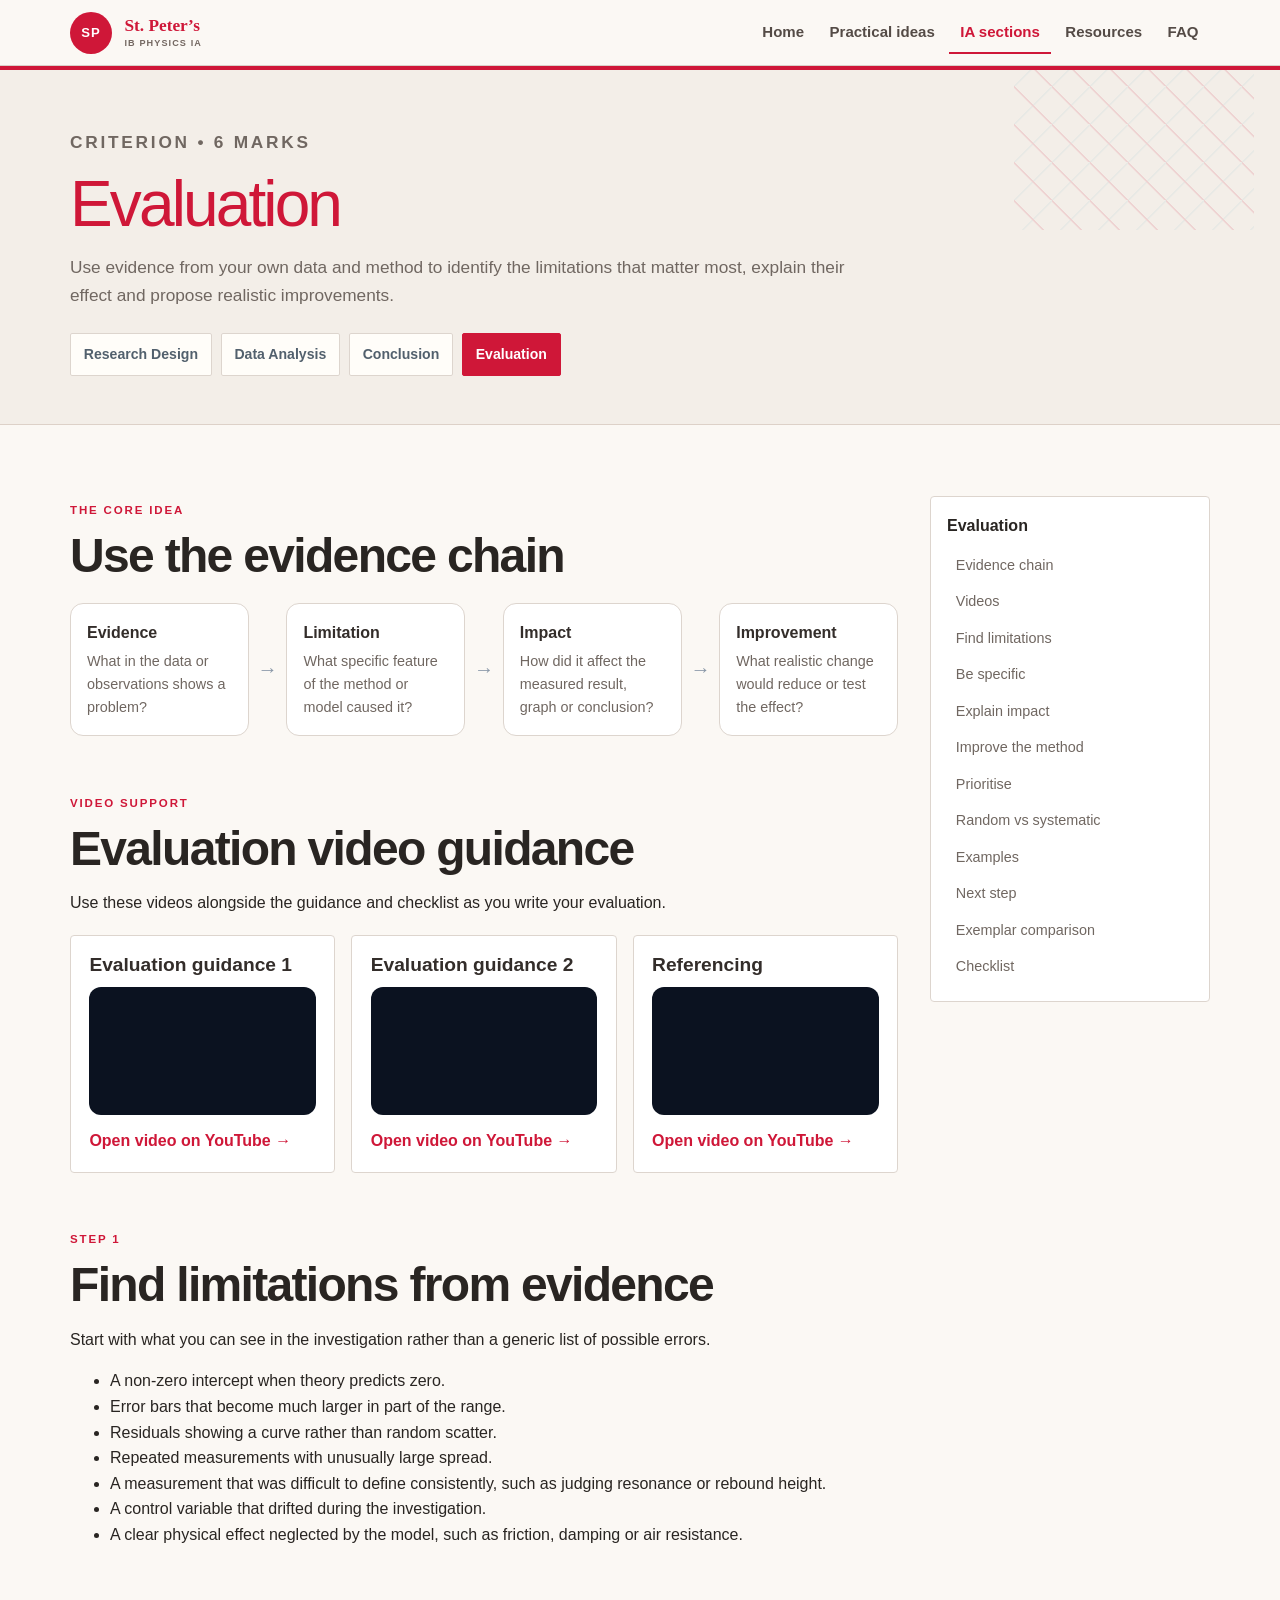
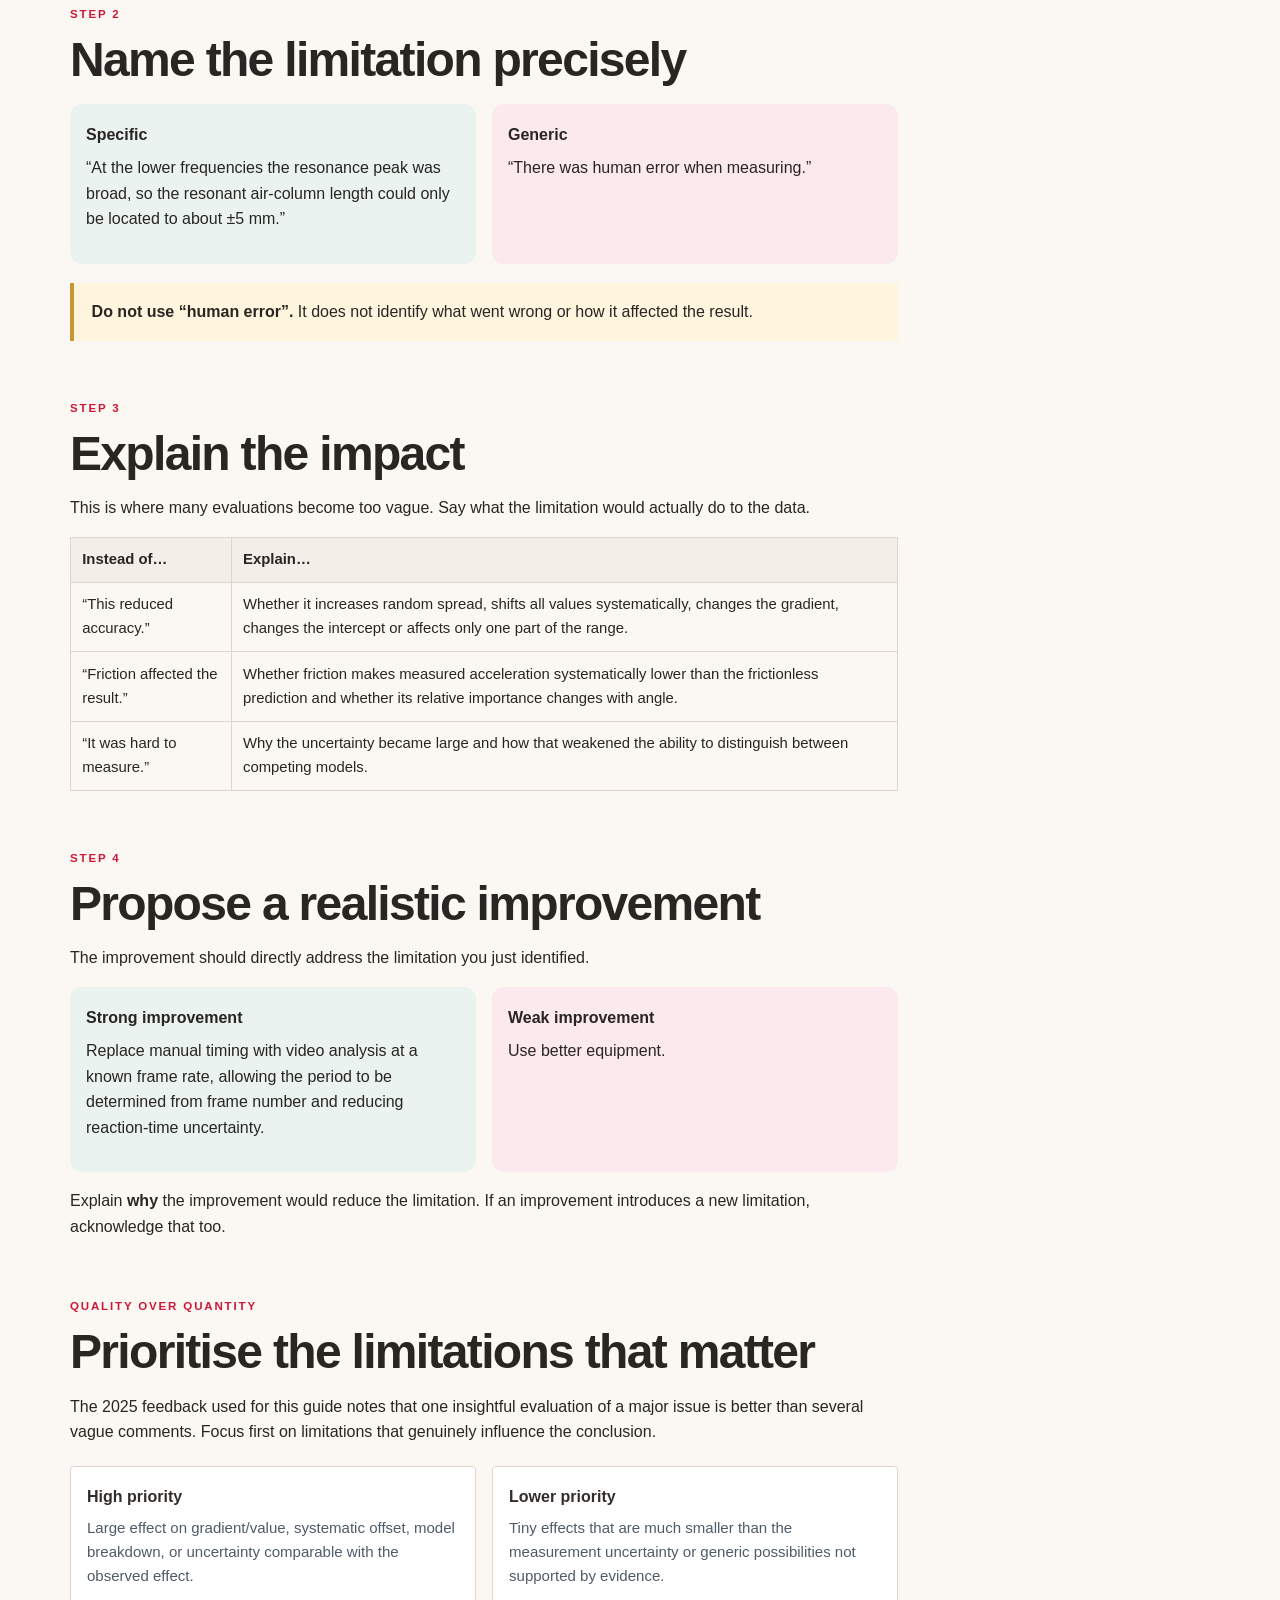
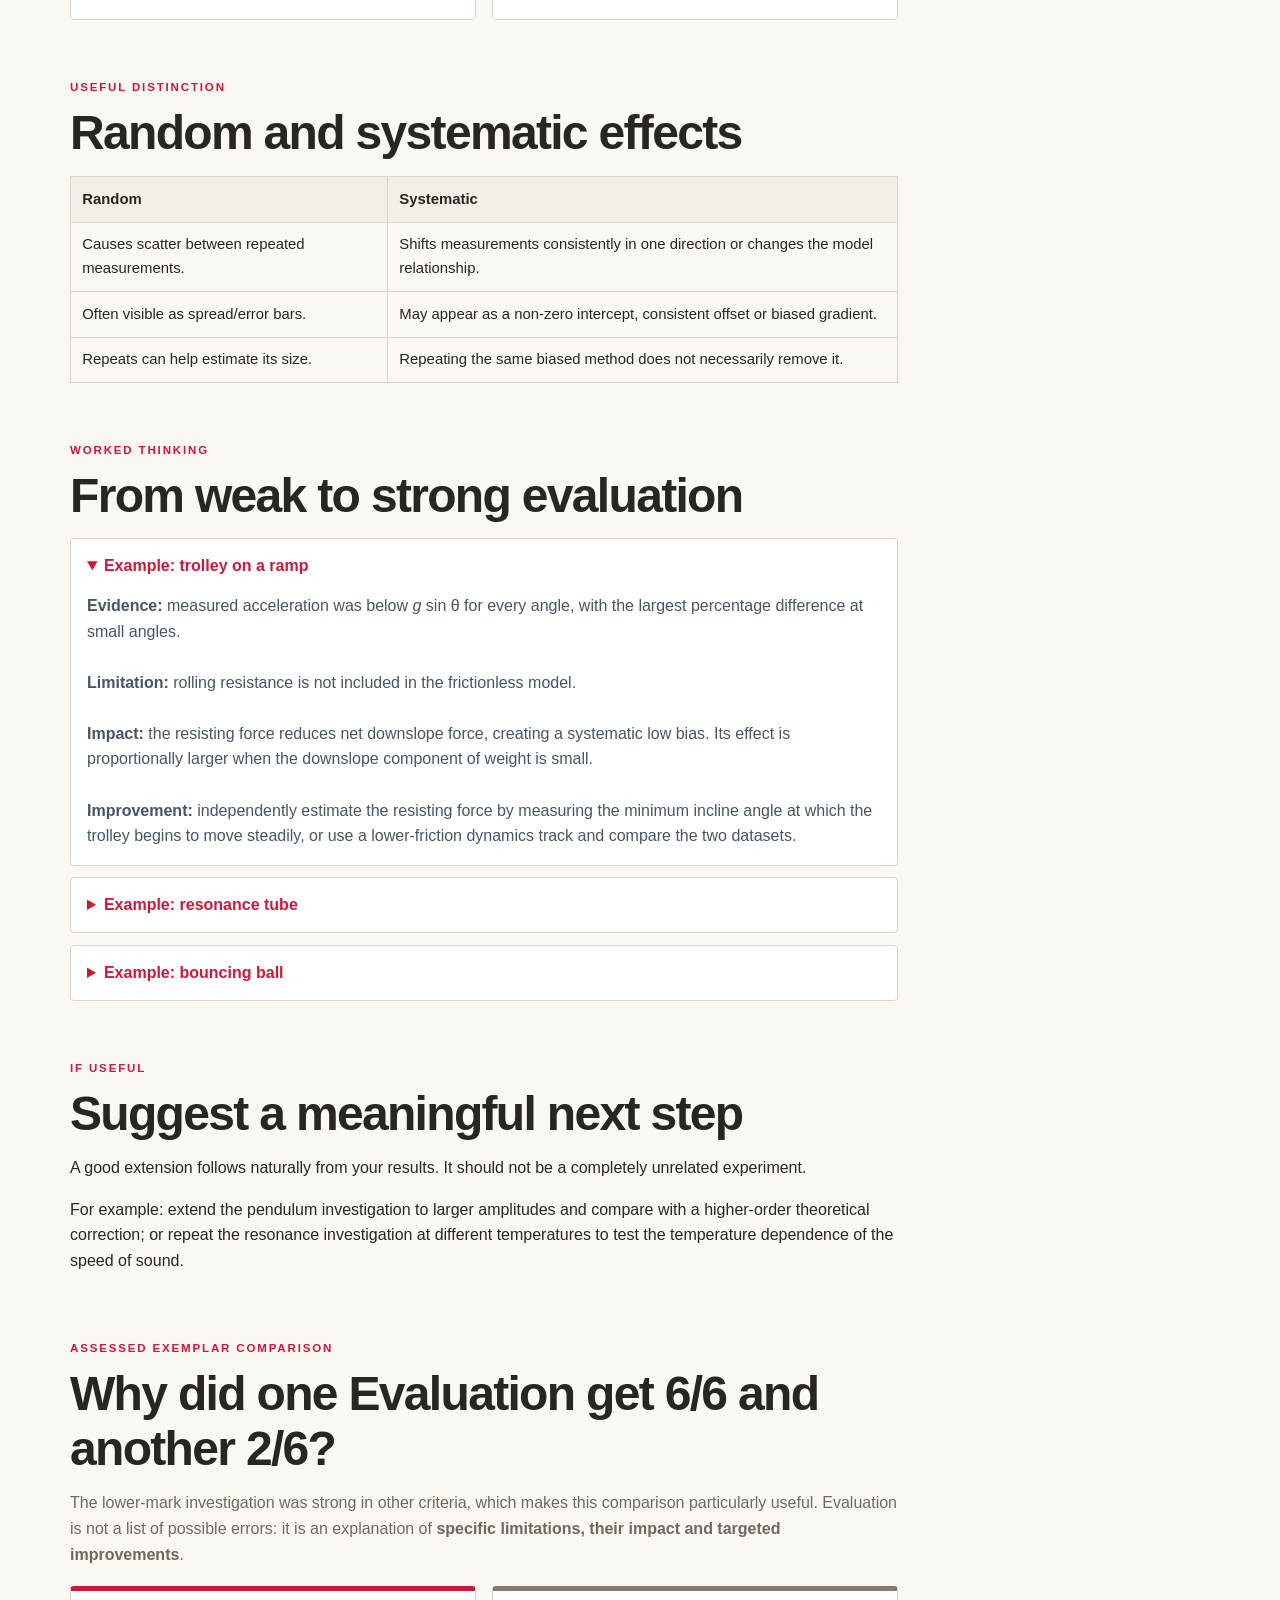
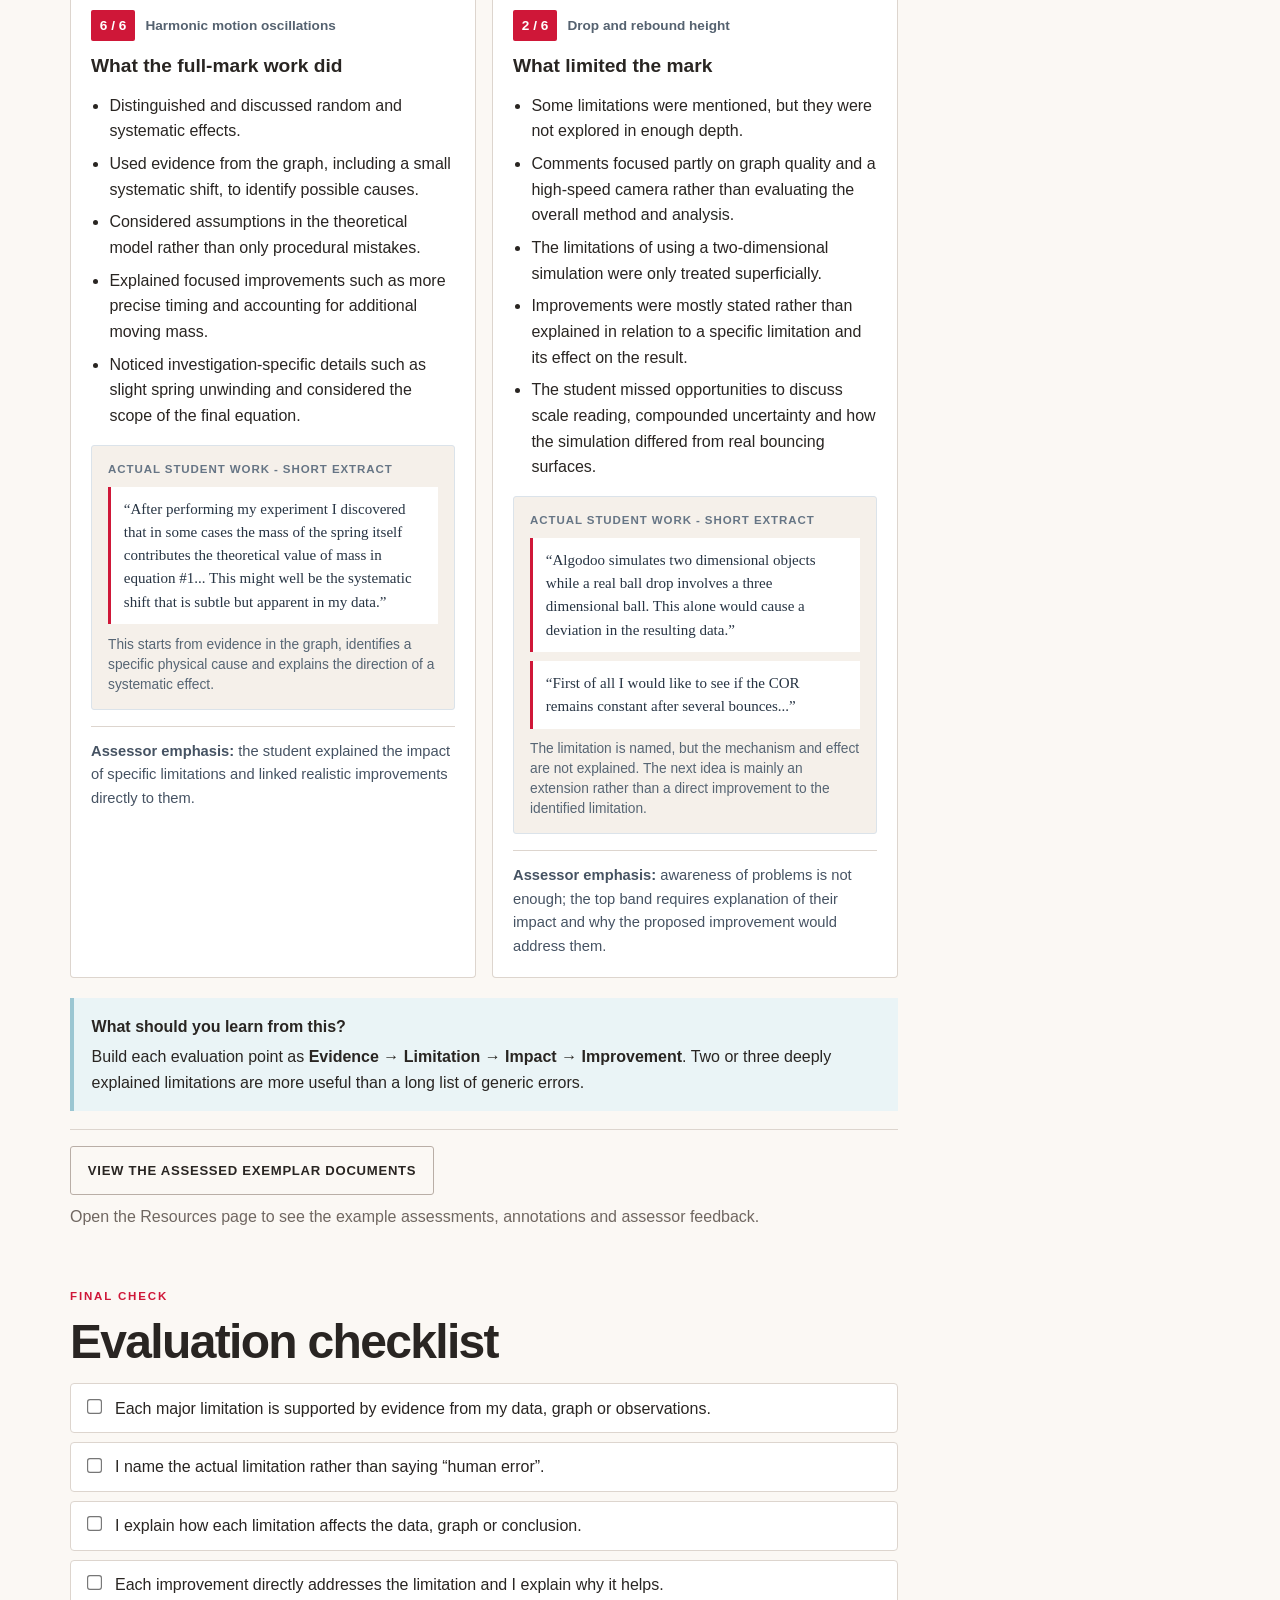
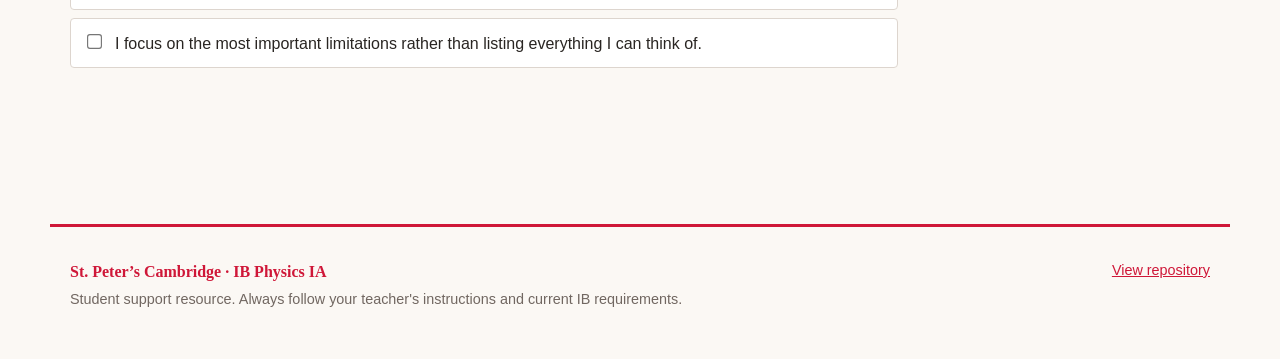
<file: evaluation.html>
<!doctype html>
<html lang="en">
<head>
  <meta charset="utf-8"><meta name="viewport" content="width=device-width,initial-scale=1">
  <meta name="description" content="IB Physics IA Evaluation guide: evidence-based limitations, impacts, improvements and extensions.">
  <title>Evaluation | IB Physics IA Guide</title>
  <link rel="stylesheet" href="styles.css"><script defer src="script.js"></script>
</head>
<body>
<a class="skip-link" href="#main">Skip to content</a>
<header class="site-header"><div class="nav-wrap"><a class="brand" href="index.html"><span class="brand-mark">SP</span><span class="brand-copy"><strong>St. Peter’s</strong><small>IB Physics IA</small></span></a><button class="nav-toggle" type="button" aria-expanded="false" aria-controls="main-nav">Menu</button><nav id="main-nav" class="main-nav" aria-label="Main navigation"><a href="index.html">Home</a><a href="practicals.html">Practical ideas</a><a class="active" href="guide.html">IA sections</a><a href="resources.html">Resources</a><a href="faq.html">FAQ</a></nav></div></header>

<main id="main">
<section class="page-hero"><div class="inner">
  <p class="eyebrow">Criterion • 6 marks</p><h1>Evaluation</h1>
  <p>Use evidence from your own data and method to identify the limitations that matter most, explain their effect and propose realistic improvements.</p>
  <div class="section-tabs"><a href="research-design.html">Research Design</a><a href="data-analysis.html">Data Analysis</a><a href="conclusion.html">Conclusion</a><a class="active" href="evaluation.html">Evaluation</a></div>
</div></section>

<section class="section">
<div class="content-grid">
<div>
<section id="chain" class="content-section">
  <p class="kicker">The core idea</p><h2>Use the evidence chain</h2>
  <div class="evaluation-chain">
    <div><strong>Evidence</strong><span>What in the data or observations shows a problem?</span></div><b>→</b>
    <div><strong>Limitation</strong><span>What specific feature of the method or model caused it?</span></div><b>→</b>
    <div><strong>Impact</strong><span>How did it affect the measured result, graph or conclusion?</span></div><b>→</b>
    <div><strong>Improvement</strong><span>What realistic change would reduce or test the effect?</span></div>
  </div>
</section>

<section id="evaluation-videos" class="content-section">
  <p class="kicker">Video support</p>
  <h2>Evaluation video guidance</h2>
  <p>Use these videos alongside the guidance and checklist as you write your evaluation.</p>
  <div class="research-video-library">
    <div class="research-video-grid">
    <article class="video-resource video-card">
      <h3 class="video-card-title">Evaluation guidance 1</h3>
      <div class="video-frame">
        <iframe src="https://www.youtube.com/embed/ByN2OExTL3Q" title="IB Physics IA Evaluation guidance video 1" loading="lazy" allow="accelerometer; autoplay; clipboard-write; encrypted-media; gyroscope; picture-in-picture; web-share" allowfullscreen></iframe>
      </div>
      <a class="text-link" href="https://youtu.be/ByN2OExTL3Q" target="_blank" rel="noopener">Open video on YouTube →</a>
    </article>
    <article class="video-resource video-card">
      <h3 class="video-card-title">Evaluation guidance 2</h3>
      <div class="video-frame">
        <iframe src="https://www.youtube.com/embed/-b3Yvwf9Auc" title="IB Physics IA Evaluation guidance video 2" loading="lazy" allow="accelerometer; autoplay; clipboard-write; encrypted-media; gyroscope; picture-in-picture; web-share" allowfullscreen></iframe>
      </div>
      <a class="text-link" href="https://youtu.be/-b3Yvwf9Auc" target="_blank" rel="noopener">Open video on YouTube →</a>
    </article>
    <article class="video-resource video-card">
      <h3 class="video-card-title">Referencing</h3>
      <div class="video-frame">
        <iframe src="https://www.youtube.com/embed/0Upc9blVQnA" title="IB Physics IA Evaluation guidance video 3" loading="lazy" allow="accelerometer; autoplay; clipboard-write; encrypted-media; gyroscope; picture-in-picture; web-share" allowfullscreen></iframe>
      </div>
      <a class="text-link" href="https://youtu.be/0Upc9blVQnA" target="_blank" rel="noopener">Open video on YouTube →</a>
    </article>
    </div>
  </div>
</section>

<section id="find" class="content-section">
  <p class="kicker">Step 1</p><h2>Find limitations from evidence</h2>
  <p>Start with what you can see in the investigation rather than a generic list of possible errors.</p>
  <ul>
    <li>A non-zero intercept when theory predicts zero.</li>
    <li>Error bars that become much larger in part of the range.</li>
    <li>Residuals showing a curve rather than random scatter.</li>
    <li>Repeated measurements with unusually large spread.</li>
    <li>A measurement that was difficult to define consistently, such as judging resonance or rebound height.</li>
    <li>A control variable that drifted during the investigation.</li>
    <li>A clear physical effect neglected by the model, such as friction, damping or air resistance.</li>
  </ul>
</section>

<section id="specific" class="content-section">
  <p class="kicker">Step 2</p><h2>Name the limitation precisely</h2>
  <div class="do-avoid">
    <div class="do"><h4>Specific</h4><p>“At the lower frequencies the resonance peak was broad, so the resonant air-column length could only be located to about ±5 mm.”</p></div>
    <div class="avoid"><h4>Generic</h4><p>“There was human error when measuring.”</p></div>
  </div>
  <div class="callout warning"><strong>Do not use “human error”.</strong> It does not identify what went wrong or how it affected the result.</div>
</section>

<section id="impact" class="content-section">
  <p class="kicker">Step 3</p><h2>Explain the impact</h2>
  <p>This is where many evaluations become too vague. Say what the limitation would actually do to the data.</p>
  <table class="mini-table"><thead><tr><th>Instead of…</th><th>Explain…</th></tr></thead><tbody>
    <tr><td>“This reduced accuracy.”</td><td>Whether it increases random spread, shifts all values systematically, changes the gradient, changes the intercept or affects only one part of the range.</td></tr>
    <tr><td>“Friction affected the result.”</td><td>Whether friction makes measured acceleration systematically lower than the frictionless prediction and whether its relative importance changes with angle.</td></tr>
    <tr><td>“It was hard to measure.”</td><td>Why the uncertainty became large and how that weakened the ability to distinguish between competing models.</td></tr>
  </tbody></table>
</section>

<section id="improvement" class="content-section">
  <p class="kicker">Step 4</p><h2>Propose a realistic improvement</h2>
  <p>The improvement should directly address the limitation you just identified.</p>
  <div class="do-avoid">
    <div class="do"><h4>Strong improvement</h4><p>Replace manual timing with video analysis at a known frame rate, allowing the period to be determined from frame number and reducing reaction-time uncertainty.</p></div>
    <div class="avoid"><h4>Weak improvement</h4><p>Use better equipment.</p></div>
  </div>
  <p>Explain <strong>why</strong> the improvement would reduce the limitation. If an improvement introduces a new limitation, acknowledge that too.</p>
</section>

<section id="prioritise" class="content-section">
  <p class="kicker">Quality over quantity</p><h2>Prioritise the limitations that matter</h2>
  <p>The 2025 feedback used for this guide notes that one insightful evaluation of a major issue is better than several vague comments. Focus first on limitations that genuinely influence the conclusion.</p>
  <div class="info-grid">
    <div class="info-box"><h4>High priority</h4><p>Large effect on gradient/value, systematic offset, model breakdown, or uncertainty comparable with the observed effect.</p></div>
    <div class="info-box"><h4>Lower priority</h4><p>Tiny effects that are much smaller than the measurement uncertainty or generic possibilities not supported by evidence.</p></div>
  </div>
</section>

<section id="random-systematic" class="content-section">
  <p class="kicker">Useful distinction</p><h2>Random and systematic effects</h2>
  <table class="mini-table"><thead><tr><th>Random</th><th>Systematic</th></tr></thead><tbody>
    <tr><td>Causes scatter between repeated measurements.</td><td>Shifts measurements consistently in one direction or changes the model relationship.</td></tr>
    <tr><td>Often visible as spread/error bars.</td><td>May appear as a non-zero intercept, consistent offset or biased gradient.</td></tr>
    <tr><td>Repeats can help estimate its size.</td><td>Repeating the same biased method does not necessarily remove it.</td></tr>
  </tbody></table>
</section>

<section id="examples" class="content-section">
  <p class="kicker">Worked thinking</p><h2>From weak to strong evaluation</h2>
  <details open><summary>Example: trolley on a ramp</summary><div><strong>Evidence:</strong> measured acceleration was below <i>g</i> sin θ for every angle, with the largest percentage difference at small angles.<br><br><strong>Limitation:</strong> rolling resistance is not included in the frictionless model.<br><br><strong>Impact:</strong> the resisting force reduces net downslope force, creating a systematic low bias. Its effect is proportionally larger when the downslope component of weight is small.<br><br><strong>Improvement:</strong> independently estimate the resisting force by measuring the minimum incline angle at which the trolley begins to move steadily, or use a lower-friction dynamics track and compare the two datasets.</div></details>
  <details><summary>Example: resonance tube</summary><div><strong>Evidence:</strong> repeated resonant lengths varied more at low frequencies.<br><br><strong>Limitation:</strong> the resonance maximum was broad and difficult to locate precisely.<br><br><strong>Impact:</strong> this increases uncertainty in both resonant lengths and therefore in Δ<i>L</i>, producing larger vertical error bars at low frequency.<br><br><strong>Improvement:</strong> measure sound amplitude with a microphone/sound-level sensor and identify the resonance frequency or length from the peak rather than judging loudness by ear.</div></details>
  <details><summary>Example: bouncing ball</summary><div><strong>Evidence:</strong> rebound height showed greater spread at higher drop heights.<br><br><strong>Limitation:</strong> small variations in spin and impact orientation caused changes in the rebound trajectory.<br><br><strong>Impact:</strong> the measured vertical rebound height becomes more variable, increasing uncertainty in the calculated coefficient of restitution.<br><br><strong>Improvement:</strong> use a mechanical release guide that prevents spin while allowing the ball to fall freely, then test whether the spread decreases.</div></details>
</section>

<section id="extension" class="content-section">
  <p class="kicker">If useful</p><h2>Suggest a meaningful next step</h2>
  <p>A good extension follows naturally from your results. It should not be a completely unrelated experiment.</p>
  <p>For example: extend the pendulum investigation to larger amplitudes and compare with a higher-order theoretical correction; or repeat the resonance investigation at different temperatures to test the temperature dependence of the speed of sound.</p>
</section>


<section id="exemplar-comparison" class="content-section exemplar-section">
  <p class="kicker">Assessed exemplar comparison</p>
  <h2>Why did one Evaluation get 6/6 and another 2/6?</h2>
  <p class="exemplar-intro">The lower-mark investigation was strong in other criteria, which makes this comparison particularly useful. Evaluation is not a list of possible errors: it is an explanation of <strong>specific limitations, their impact and targeted improvements</strong>.</p>
  <div class="exemplar-compare">
    <article class="exemplar-card exemplar-full">
      <div class="exemplar-top"><span class="score-badge">6 / 6</span><span>Harmonic motion oscillations</span></div>
      <h3>What the full-mark work did</h3>
      <ul>
        <li>Distinguished and discussed random and systematic effects.</li>
        <li>Used evidence from the graph, including a small systematic shift, to identify possible causes.</li>
        <li>Considered assumptions in the theoretical model rather than only procedural mistakes.</li>
        <li>Explained focused improvements such as more precise timing and accounting for additional moving mass.</li>
        <li>Noticed investigation-specific details such as slight spring unwinding and considered the scope of the final equation.</li>
      </ul>
      <div class="work-snippet">
        <p class="snippet-label">Actual student work - short extract</p>
        <blockquote>“After performing my experiment I discovered that in some cases the mass of the spring itself contributes the theoretical value of mass in equation #1... This might well be the systematic shift that is subtle but apparent in my data.”</blockquote>
        <p class="snippet-note">This starts from evidence in the graph, identifies a specific physical cause and explains the direction of a systematic effect.</p>
      </div>
      <p class="assessor-summary"><strong>Assessor emphasis:</strong> the student explained the impact of specific limitations and linked realistic improvements directly to them.</p>
    </article>
    <article class="exemplar-card exemplar-developing">
      <div class="exemplar-top"><span class="score-badge">2 / 6</span><span>Drop and rebound height</span></div>
      <h3>What limited the mark</h3>
      <ul>
        <li>Some limitations were mentioned, but they were not explored in enough depth.</li>
        <li>Comments focused partly on graph quality and a high-speed camera rather than evaluating the overall method and analysis.</li>
        <li>The limitations of using a two-dimensional simulation were only treated superficially.</li>
        <li>Improvements were mostly stated rather than explained in relation to a specific limitation and its effect on the result.</li>
        <li>The student missed opportunities to discuss scale reading, compounded uncertainty and how the simulation differed from real bouncing surfaces.</li>
      </ul>
      <div class="work-snippet">
        <p class="snippet-label">Actual student work - short extract</p>
        <blockquote>“Algodoo simulates two dimensional objects while a real ball drop involves a three dimensional ball. This alone would cause a deviation in the resulting data.”</blockquote>
        <blockquote>“First of all I would like to see if the COR remains constant after several bounces...”</blockquote>
        <p class="snippet-note">The limitation is named, but the mechanism and effect are not explained. The next idea is mainly an extension rather than a direct improvement to the identified limitation.</p>
      </div>
      <p class="assessor-summary"><strong>Assessor emphasis:</strong> awareness of problems is not enough; the top band requires explanation of their impact and why the proposed improvement would address them.</p>
    </article>
  </div>
  <div class="exemplar-takeaway">
    <strong>What should you learn from this?</strong>
    <p>Build each evaluation point as <strong>Evidence → Limitation → Impact → Improvement</strong>. Two or three deeply explained limitations are more useful than a long list of generic errors.</p>
  </div>

  <div class="exemplar-resource-link">
    <a class="button secondary" href="resources.html#assessed-exemplars">View the assessed exemplar documents</a>
    <p class="small">Open the Resources page to see the example assessments, annotations and assessor feedback.</p>
  </div>
</section>

<section id="evaluation-checklist" class="content-section">
  <p class="kicker">Final check</p><h2>Evaluation checklist</h2>
  <div class="checklist">
    <div class="check-item"><input id="ev1" data-check-id="ev-evidence" type="checkbox"><label for="ev1">Each major limitation is supported by evidence from my data, graph or observations.</label></div>
    <div class="check-item"><input id="ev2" data-check-id="ev-specific" type="checkbox"><label for="ev2">I name the actual limitation rather than saying “human error”.</label></div>
    <div class="check-item"><input id="ev3" data-check-id="ev-impact" type="checkbox"><label for="ev3">I explain how each limitation affects the data, graph or conclusion.</label></div>
    <div class="check-item"><input id="ev4" data-check-id="ev-improvement" type="checkbox"><label for="ev4">Each improvement directly addresses the limitation and I explain why it helps.</label></div>
    <div class="check-item"><input id="ev5" data-check-id="ev-priority" type="checkbox"><label for="ev5">I focus on the most important limitations rather than listing everything I can think of.</label></div>
  </div>
</section>
</div>

<aside class="side-nav"><strong>Evaluation</strong><a href="#chain">Evidence chain</a><a href="#evaluation-videos">Videos</a><a href="#find">Find limitations</a><a href="#specific">Be specific</a><a href="#impact">Explain impact</a><a href="#improvement">Improve the method</a><a href="#prioritise">Prioritise</a><a href="#random-systematic">Random vs systematic</a><a href="#examples">Examples</a><a href="#extension">Next step</a><a href="#exemplar-comparison">Exemplar comparison</a><a href="#evaluation-checklist">Checklist</a></aside>
</div>
</section>
</main>
<footer class="site-footer"><div><strong>St. Peter’s Cambridge · IB Physics IA</strong><p>Student support resource. Always follow your teacher's instructions and current IB requirements.</p></div><a href="https://github.com/stp-science/ib-physics-ia-guide">View repository</a></footer>
</body></html>
</file>
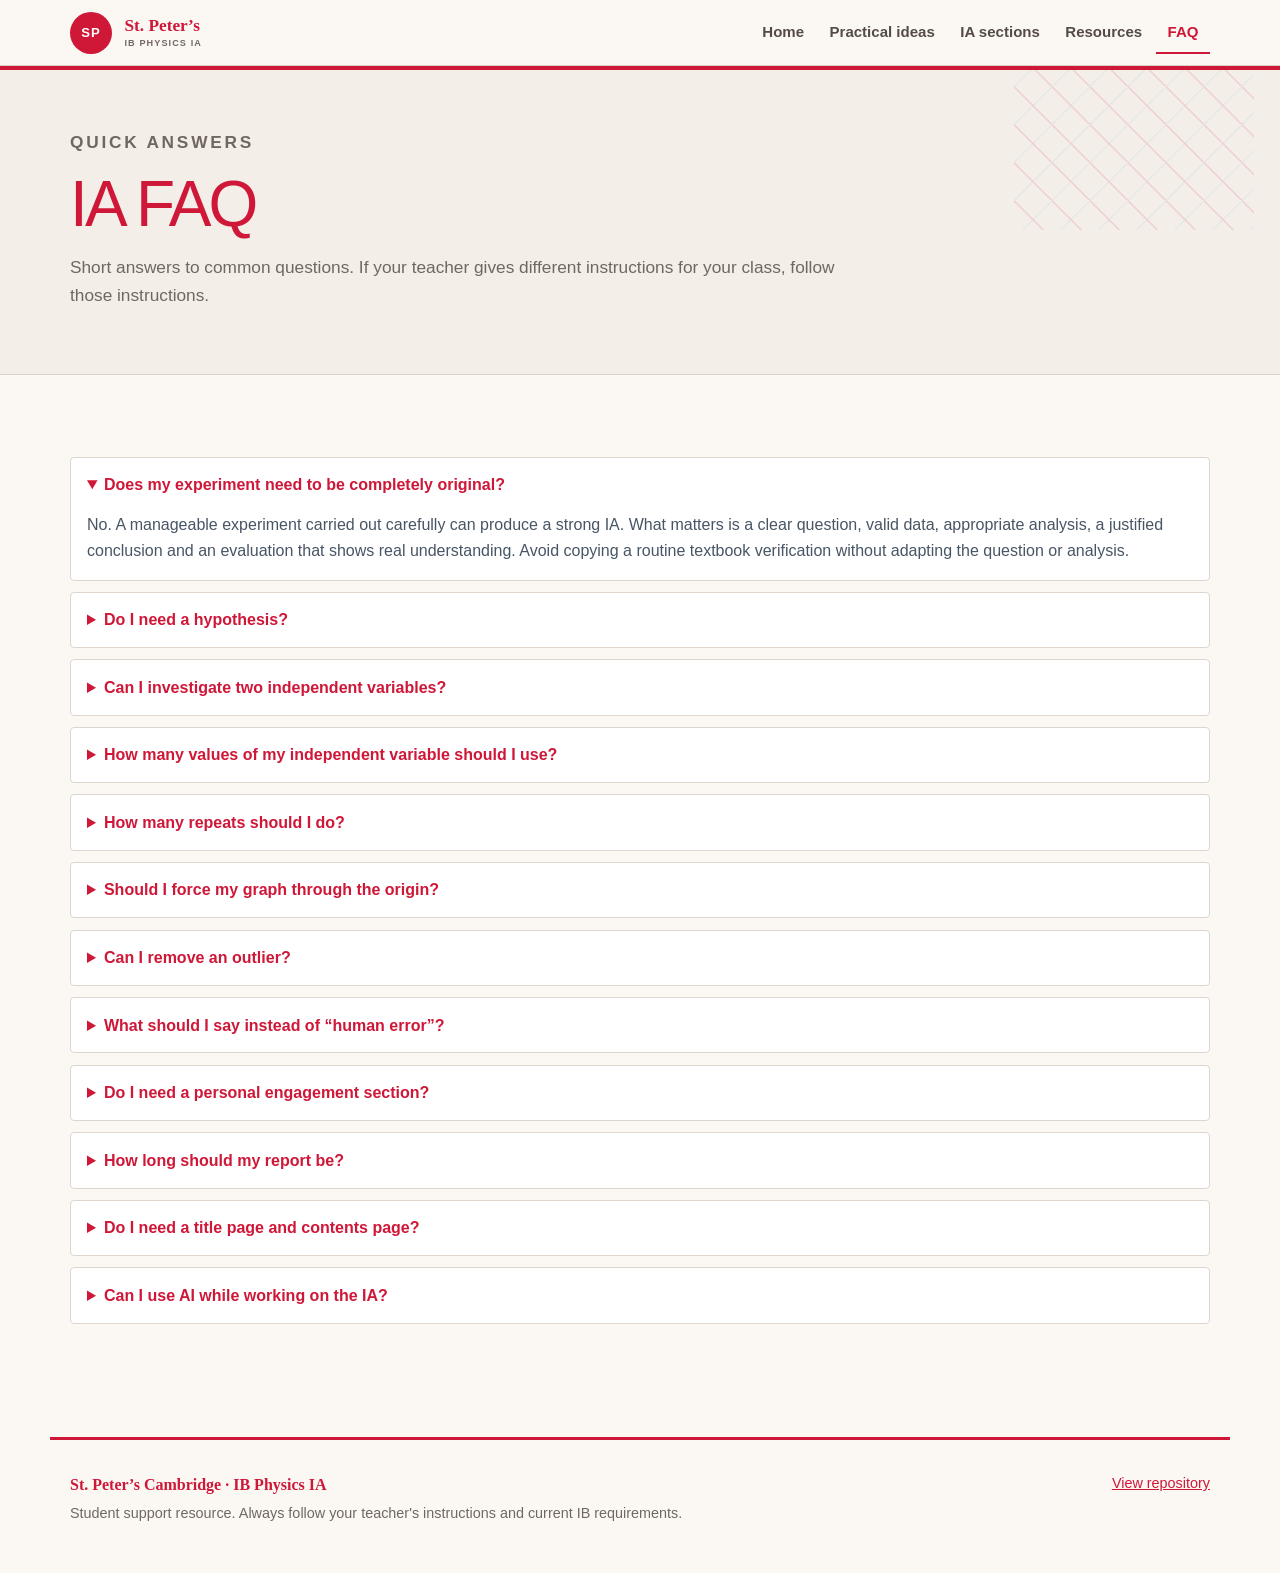
<file: faq.html>
<!doctype html>
<html lang="en">
<head>
  <meta charset="utf-8"><meta name="viewport" content="width=device-width,initial-scale=1">
  <meta name="description" content="Frequently asked questions about the IB Physics Internal Assessment.">
  <title>FAQ | IB Physics IA Guide</title>
  <link rel="stylesheet" href="styles.css"><script defer src="script.js"></script>
</head>
<body>
<a class="skip-link" href="#main">Skip to content</a>
<header class="site-header"><div class="nav-wrap"><a class="brand" href="index.html"><span class="brand-mark">SP</span><span class="brand-copy"><strong>St. Peter’s</strong><small>IB Physics IA</small></span></a><button class="nav-toggle" type="button" aria-expanded="false" aria-controls="main-nav">Menu</button><nav id="main-nav" class="main-nav" aria-label="Main navigation"><a href="index.html">Home</a><a href="practicals.html">Practical ideas</a><a href="guide.html">IA sections</a><a href="resources.html">Resources</a><a class="active" href="faq.html">FAQ</a></nav></div></header>
<main id="main">
<section class="page-hero"><div class="inner"><p class="eyebrow">Quick answers</p><h1>IA FAQ</h1><p>Short answers to common questions. If your teacher gives different instructions for your class, follow those instructions.</p></div></section>
<section class="section">
  <details open><summary>Does my experiment need to be completely original?</summary><div>No. A manageable experiment carried out carefully can produce a strong IA. What matters is a clear question, valid data, appropriate analysis, a justified conclusion and an evaluation that shows real understanding. Avoid copying a routine textbook verification without adapting the question or analysis.</div></details>
  <details><summary>Do I need a hypothesis?</summary><div>No. For a Physics IA, a separate hypothesis is not necessary when you are testing a well-established theoretical relationship. Explain the relevant theory and what it predicts instead.</div></details>
  <details><summary>Can I investigate two independent variables?</summary><div>This usually makes the investigation harder to control and analyse. The supplied 2025 feedback specifically warns that ill-defined investigations with two independent variables struggled. Keep one clear IV unless there is a compelling and approved reason not to.</div></details>
  <details><summary>How many values of my independent variable should I use?</summary><div>At least five is the supplied minimum for a simple linear relationship, but more is usually better and non-linear relationships need more points. Choose a range wide enough to reveal the behaviour but still measurable with your apparatus.</div></details>
  <details><summary>How many repeats should I do?</summary><div>Repeat the dependent measurement enough to judge its spread. Around five repeats is a useful target when practical, but the correct number depends on measurement time, variability and the method.</div></details>
  <details><summary>Should I force my graph through the origin?</summary><div>No. Only use a zero intercept when the theoretical model and your uncertainty justify it. A non-zero intercept can itself be important evidence of a systematic effect or an incomplete model.</div></details>
  <details><summary>Can I remove an outlier?</summary><div>Only with justification. Check for a clear measurement/procedural reason and, if possible, repeat the condition. State what you removed and why. Do not remove points simply because they make the graph look worse.</div></details>
  <details><summary>What should I say instead of “human error”?</summary><div>Name the actual problem: reaction-time limitation, parallax, uncertainty locating resonance, variable release technique, friction at a pulley, alignment of a ray, and so on. Then explain how it affects the data.</div></details>
  <details><summary>Do I need a personal engagement section?</summary><div>No. The current guidance used for this site states that a separate personal-engagement section is no longer required and can distract from the physics if it adds irrelevant material.</div></details>
  <details><summary>How long should my report be?</summary><div>Keep it focused and within the current IB requirements. The supplied school guidance uses a maximum of 3000 words and suggests that roughly 10–15 pages is often workable, but quality and relevance matter more than filling pages.</div></details>
  <details><summary>Do I need a title page and contents page?</summary><div>No, not unless your teacher asks for them. Use a descriptive title, page numbers, your required student code and word count, and make graphs/tables easy to read.</div></details>
  <details><summary>Can I use AI while working on the IA?</summary><div>Follow your teacher's instructions and current IB rules. AI output is not an authoritative scientific source. Never invent data, sources or analysis, and do not submit generated writing as if it were your own work. Use approved tools in ways your teacher has explicitly allowed.</div></details>
</section>
</main>
<footer class="site-footer"><div><strong>St. Peter’s Cambridge · IB Physics IA</strong><p>Student support resource. Always follow your teacher's instructions and current IB requirements.</p></div><a href="https://github.com/stp-science/ib-physics-ia-guide">View repository</a></footer>
</body></html>
</file>
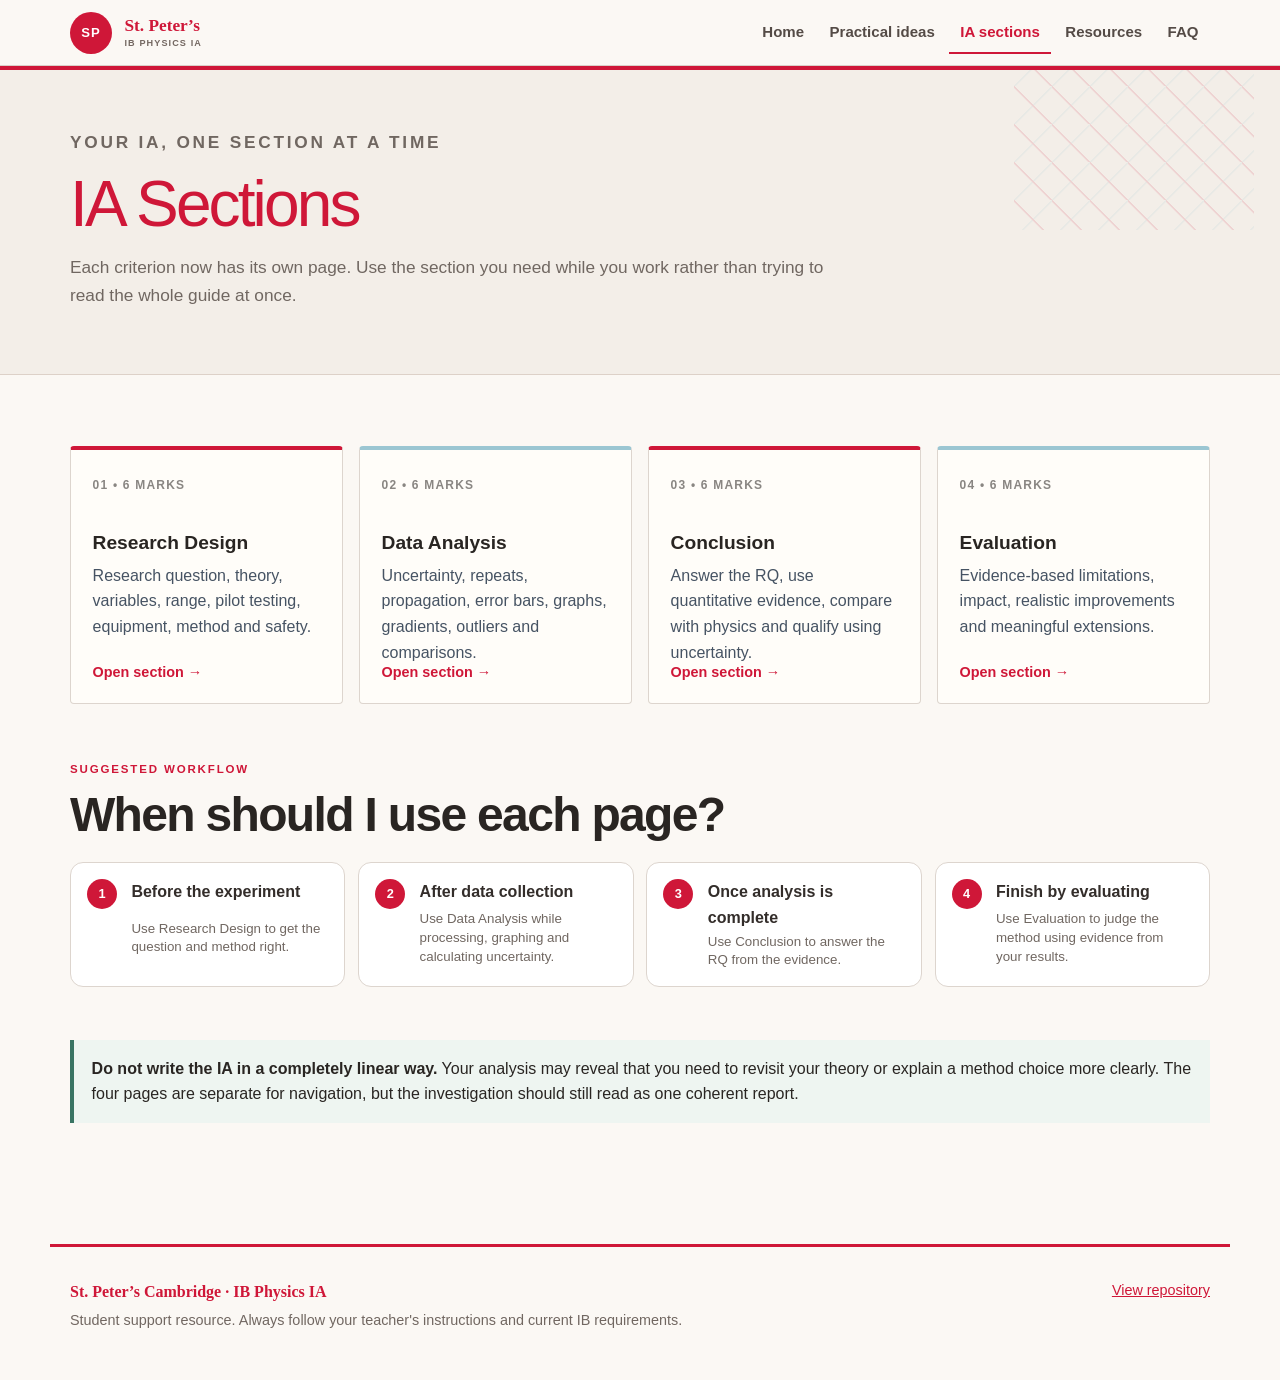
<file: guide.html>
<!doctype html>
<html lang="en">
<head>
  <meta charset="utf-8"><meta name="viewport" content="width=device-width,initial-scale=1">
  <meta name="description" content="IB Physics IA section hub linking to Research Design, Data Analysis, Conclusion and Evaluation guides.">
  <title>IA Sections | IB Physics IA Guide</title>
  <link rel="stylesheet" href="styles.css"><script defer src="script.js"></script>
</head>
<body>
<a class="skip-link" href="#main">Skip to content</a>
<header class="site-header"><div class="nav-wrap"><a class="brand" href="index.html"><span class="brand-mark">SP</span><span class="brand-copy"><strong>St. Peter’s</strong><small>IB Physics IA</small></span></a><button class="nav-toggle" type="button" aria-expanded="false" aria-controls="main-nav">Menu</button><nav id="main-nav" class="main-nav" aria-label="Main navigation"><a href="index.html">Home</a><a href="practicals.html">Practical ideas</a><a class="active" href="guide.html">IA sections</a><a href="resources.html">Resources</a><a href="faq.html">FAQ</a></nav></div></header>
<main id="main">
<section class="page-hero"><div class="inner"><p class="eyebrow">Your IA, one section at a time</p><h1>IA Sections</h1><p>Each criterion now has its own page. Use the section you need while you work rather than trying to read the whole guide at once.</p></div></section>

<section class="section">
<div class="criterion-grid">
  <a class="criterion-card research-card" href="research-design.html"><span class="criterion-number">01 • 6 MARKS</span><h3>Research Design</h3><p>Research question, theory, variables, range, pilot testing, equipment, method and safety.</p><span class="card-link">Open section →</span></a>
  <a class="criterion-card data-card" href="data-analysis.html"><span class="criterion-number">02 • 6 MARKS</span><h3>Data Analysis</h3><p>Uncertainty, repeats, propagation, error bars, graphs, gradients, outliers and comparisons.</p><span class="card-link">Open section →</span></a>
  <a class="criterion-card conclusion-card" href="conclusion.html"><span class="criterion-number">03 • 6 MARKS</span><h3>Conclusion</h3><p>Answer the RQ, use quantitative evidence, compare with physics and qualify using uncertainty.</p><span class="card-link">Open section →</span></a>
  <a class="criterion-card evaluation-card" href="evaluation.html"><span class="criterion-number">04 • 6 MARKS</span><h3>Evaluation</h3><p>Evidence-based limitations, impact, realistic improvements and meaningful extensions.</p><span class="card-link">Open section →</span></a>
</div>

<section class="content-section" style="margin-top:3.2rem">
  <p class="kicker">Suggested workflow</p><h2>When should I use each page?</h2>
  <div class="analysis-flow four">
    <div><span>1</span><strong>Before the experiment</strong><small>Use Research Design to get the question and method right.</small></div>
    <div><span>2</span><strong>After data collection</strong><small>Use Data Analysis while processing, graphing and calculating uncertainty.</small></div>
    <div><span>3</span><strong>Once analysis is complete</strong><small>Use Conclusion to answer the RQ from the evidence.</small></div>
    <div><span>4</span><strong>Finish by evaluating</strong><small>Use Evaluation to judge the method using evidence from your results.</small></div>
  </div>
</section>

<div class="callout tip"><strong>Do not write the IA in a completely linear way.</strong> Your analysis may reveal that you need to revisit your theory or explain a method choice more clearly. The four pages are separate for navigation, but the investigation should still read as one coherent report.</div>
</section>
</main>
<footer class="site-footer"><div><strong>St. Peter’s Cambridge · IB Physics IA</strong><p>Student support resource. Always follow your teacher's instructions and current IB requirements.</p></div><a href="https://github.com/stp-science/ib-physics-ia-guide">View repository</a></footer>
</body></html>
</file>
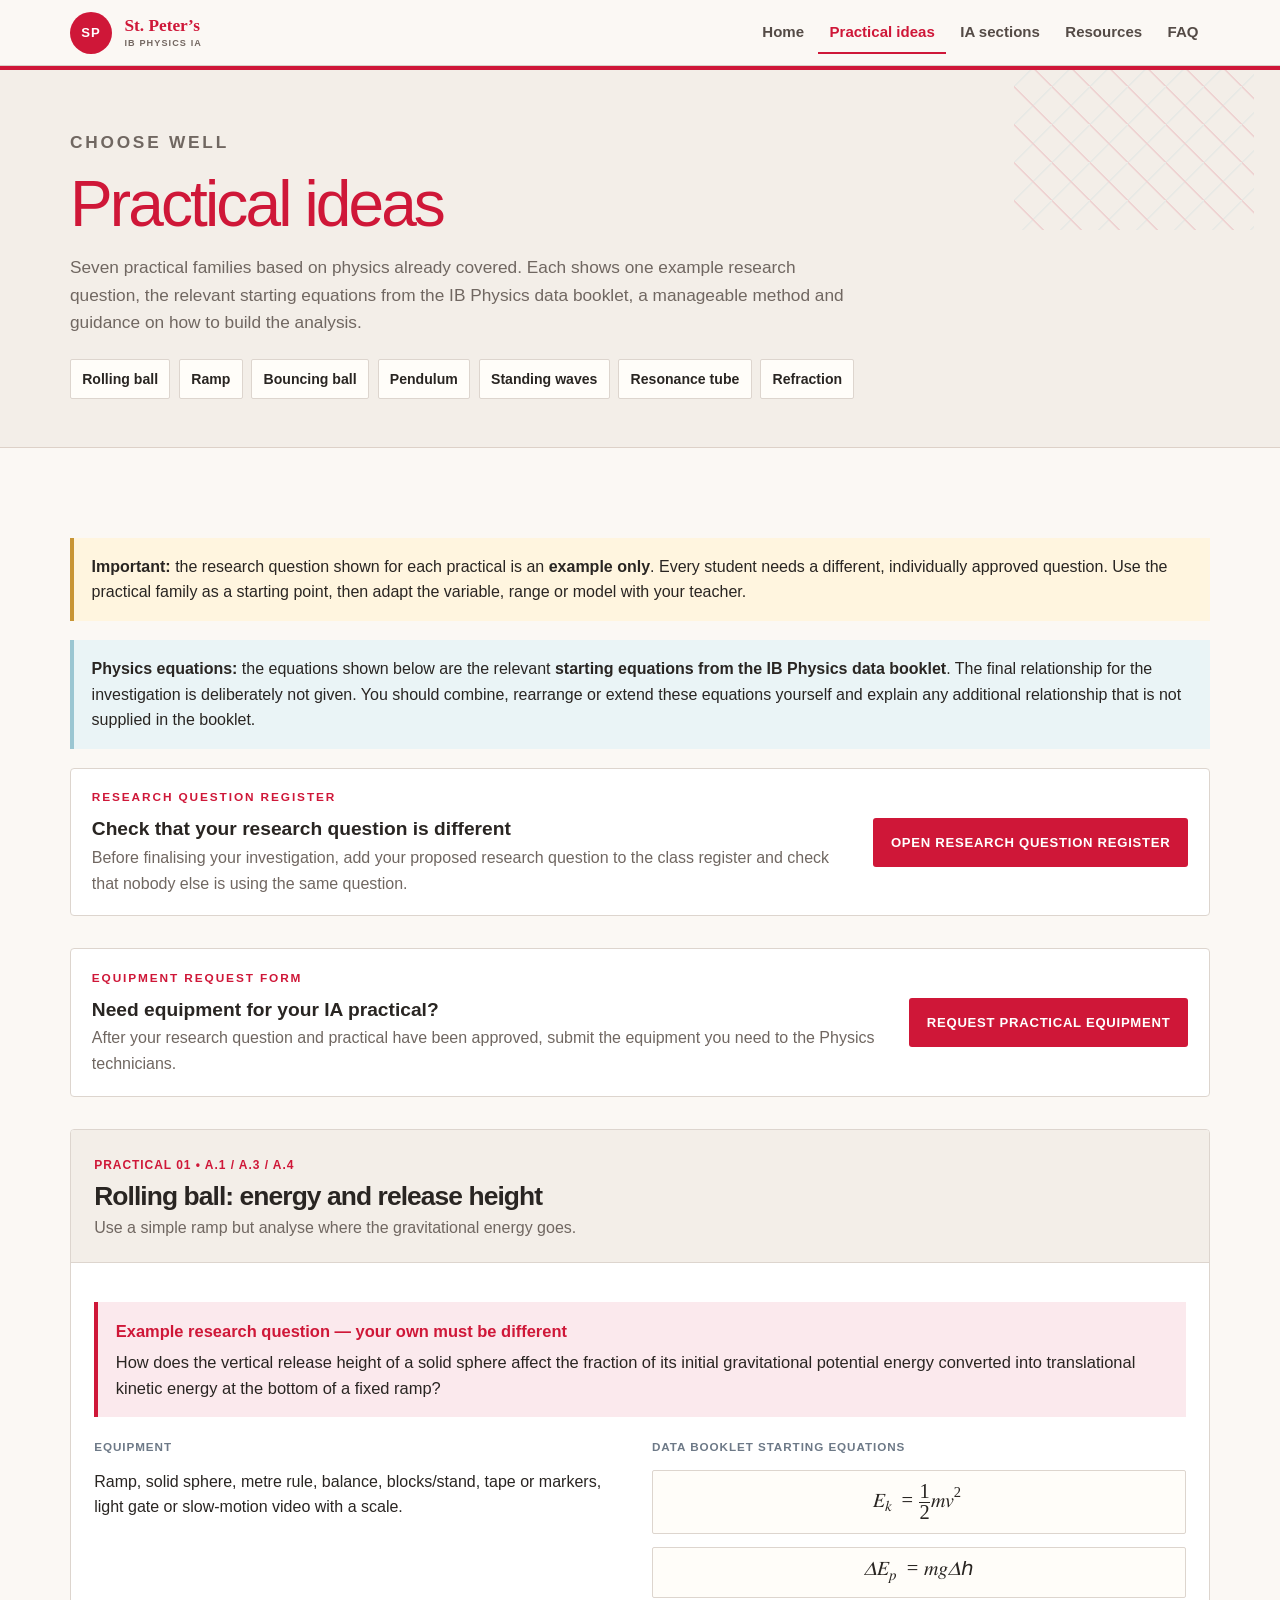
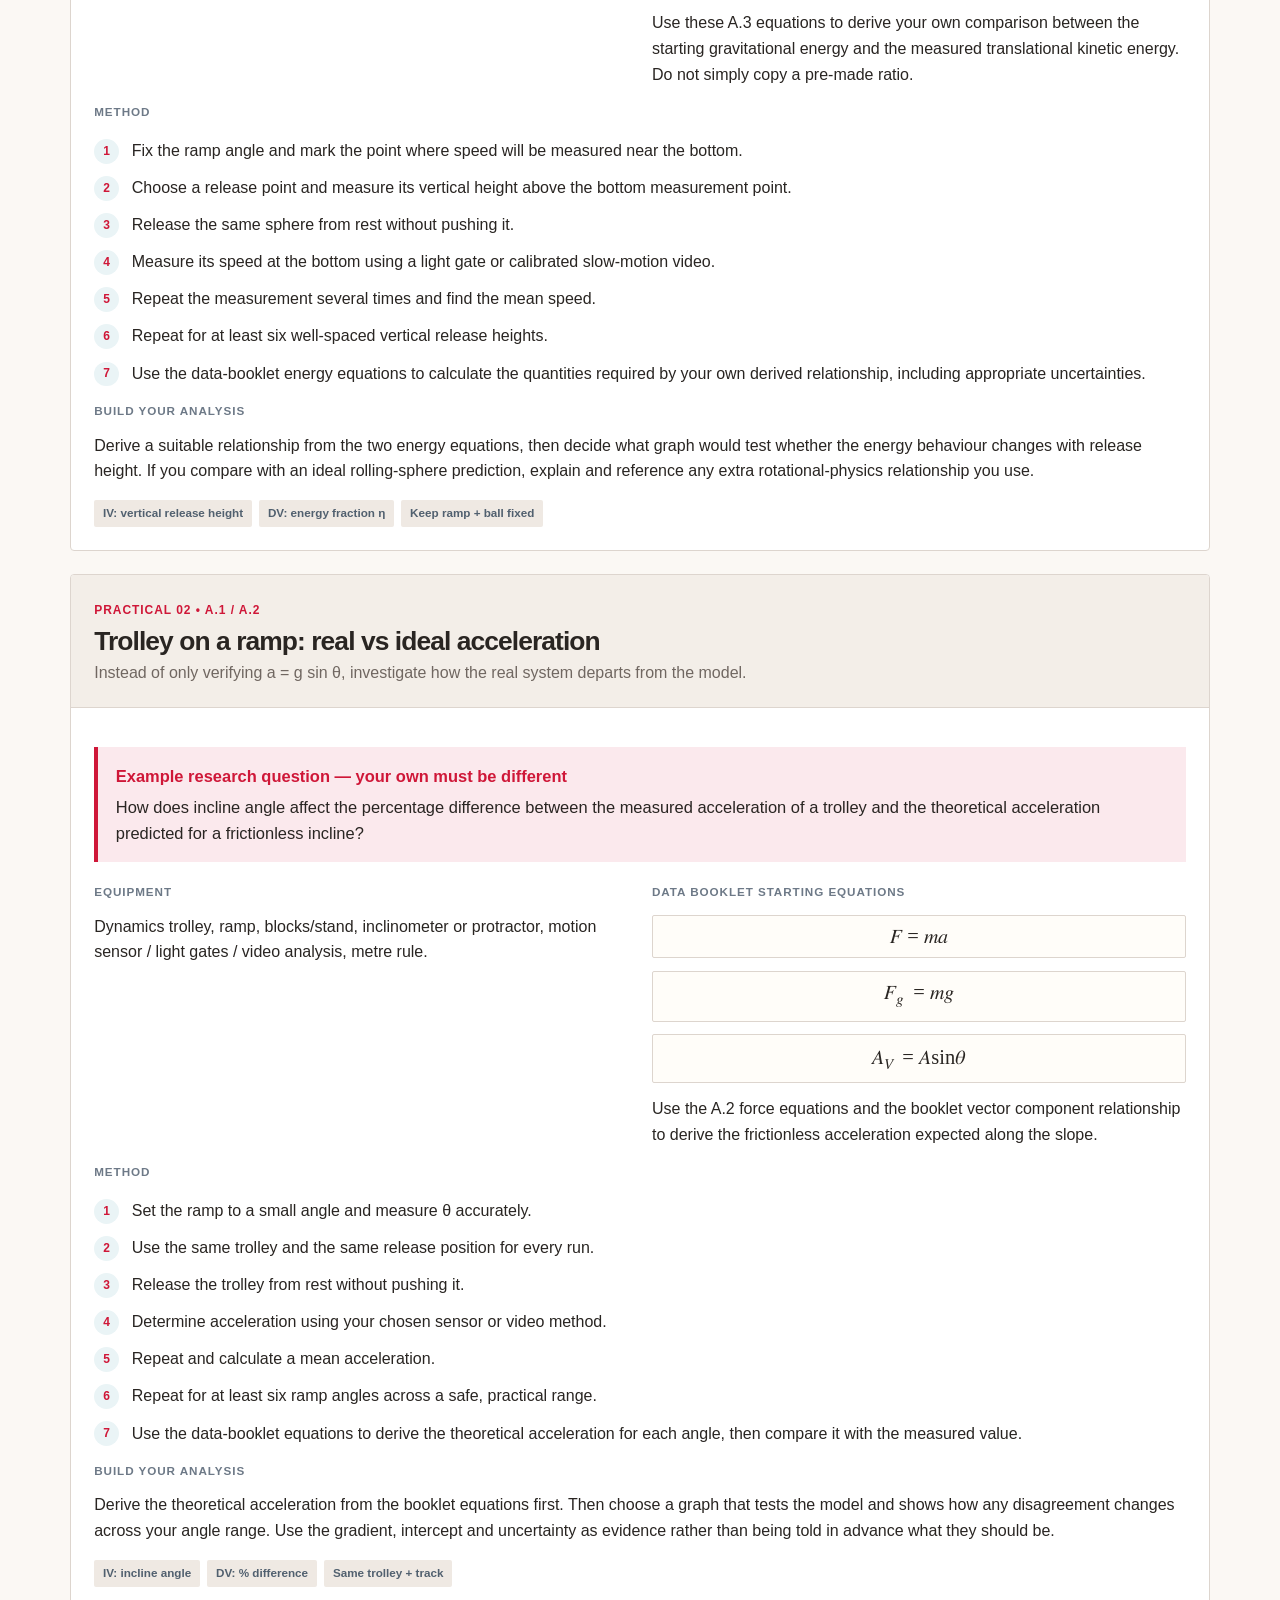
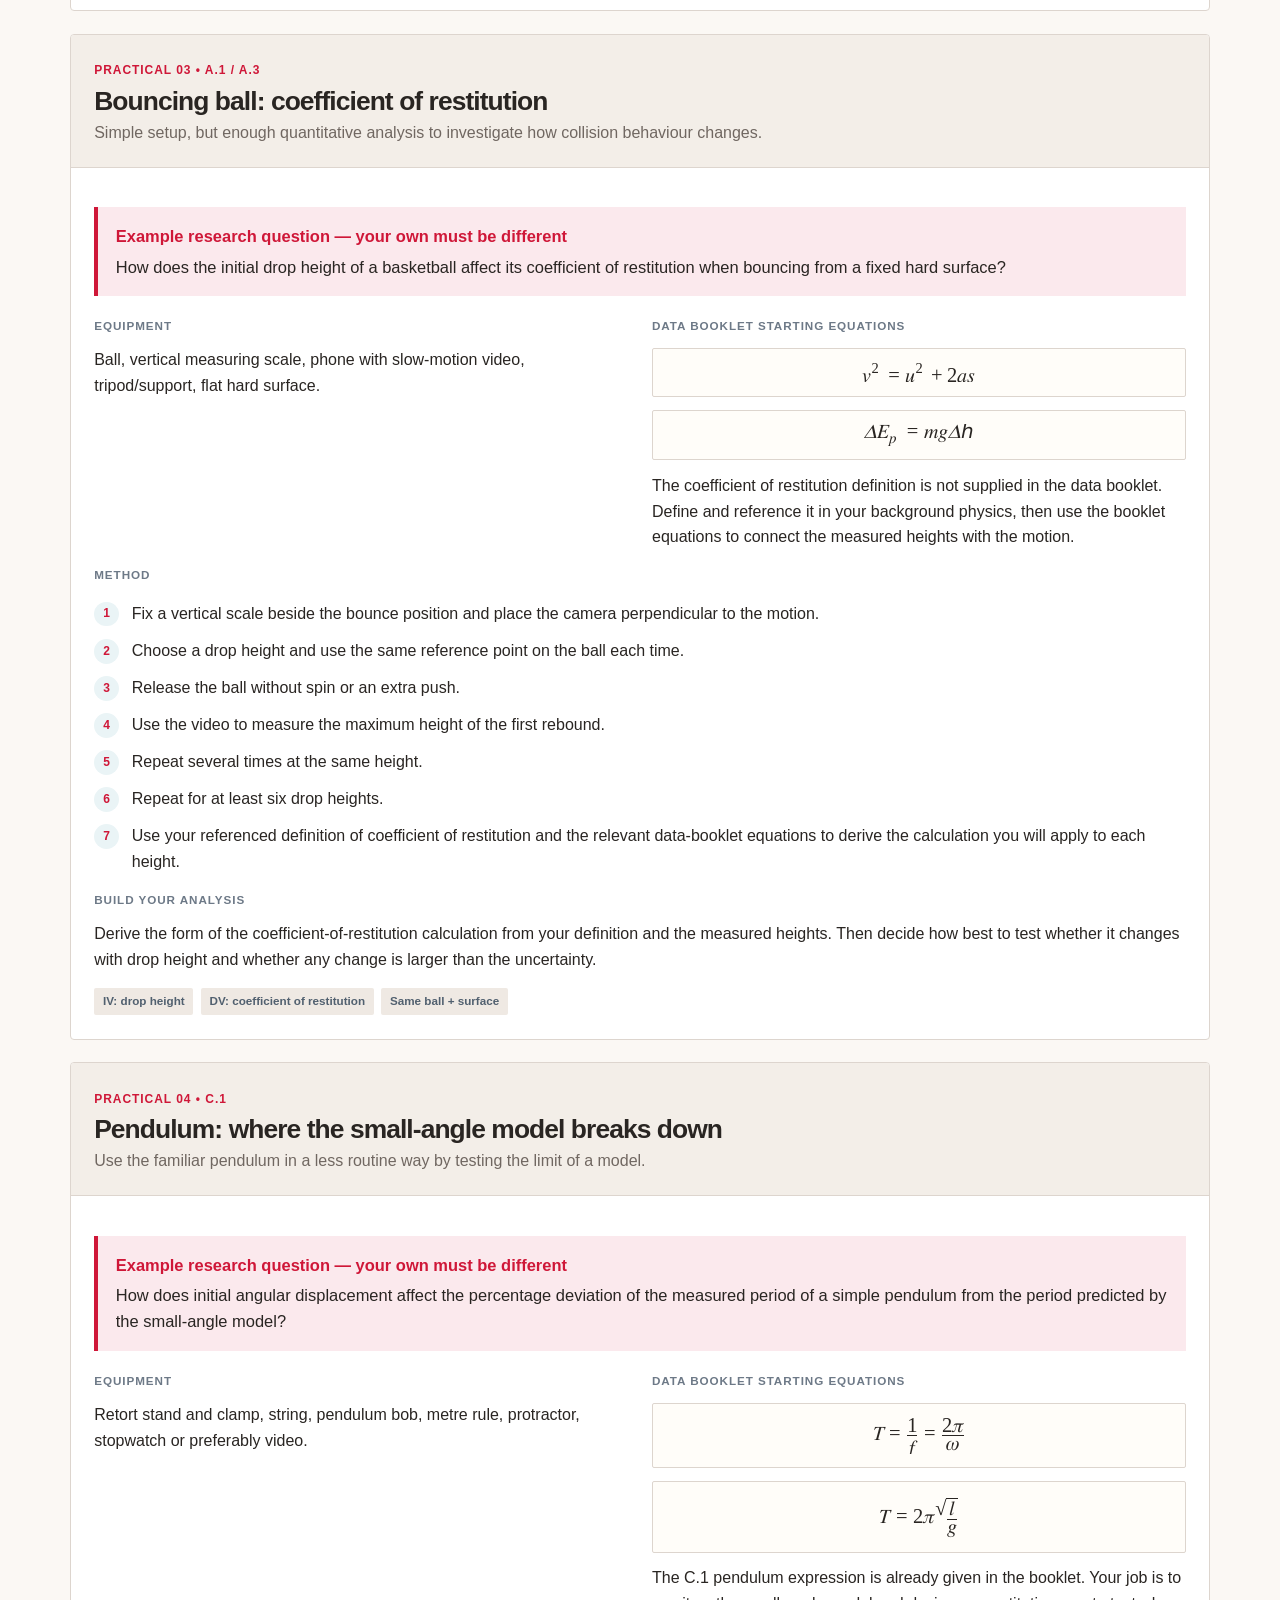
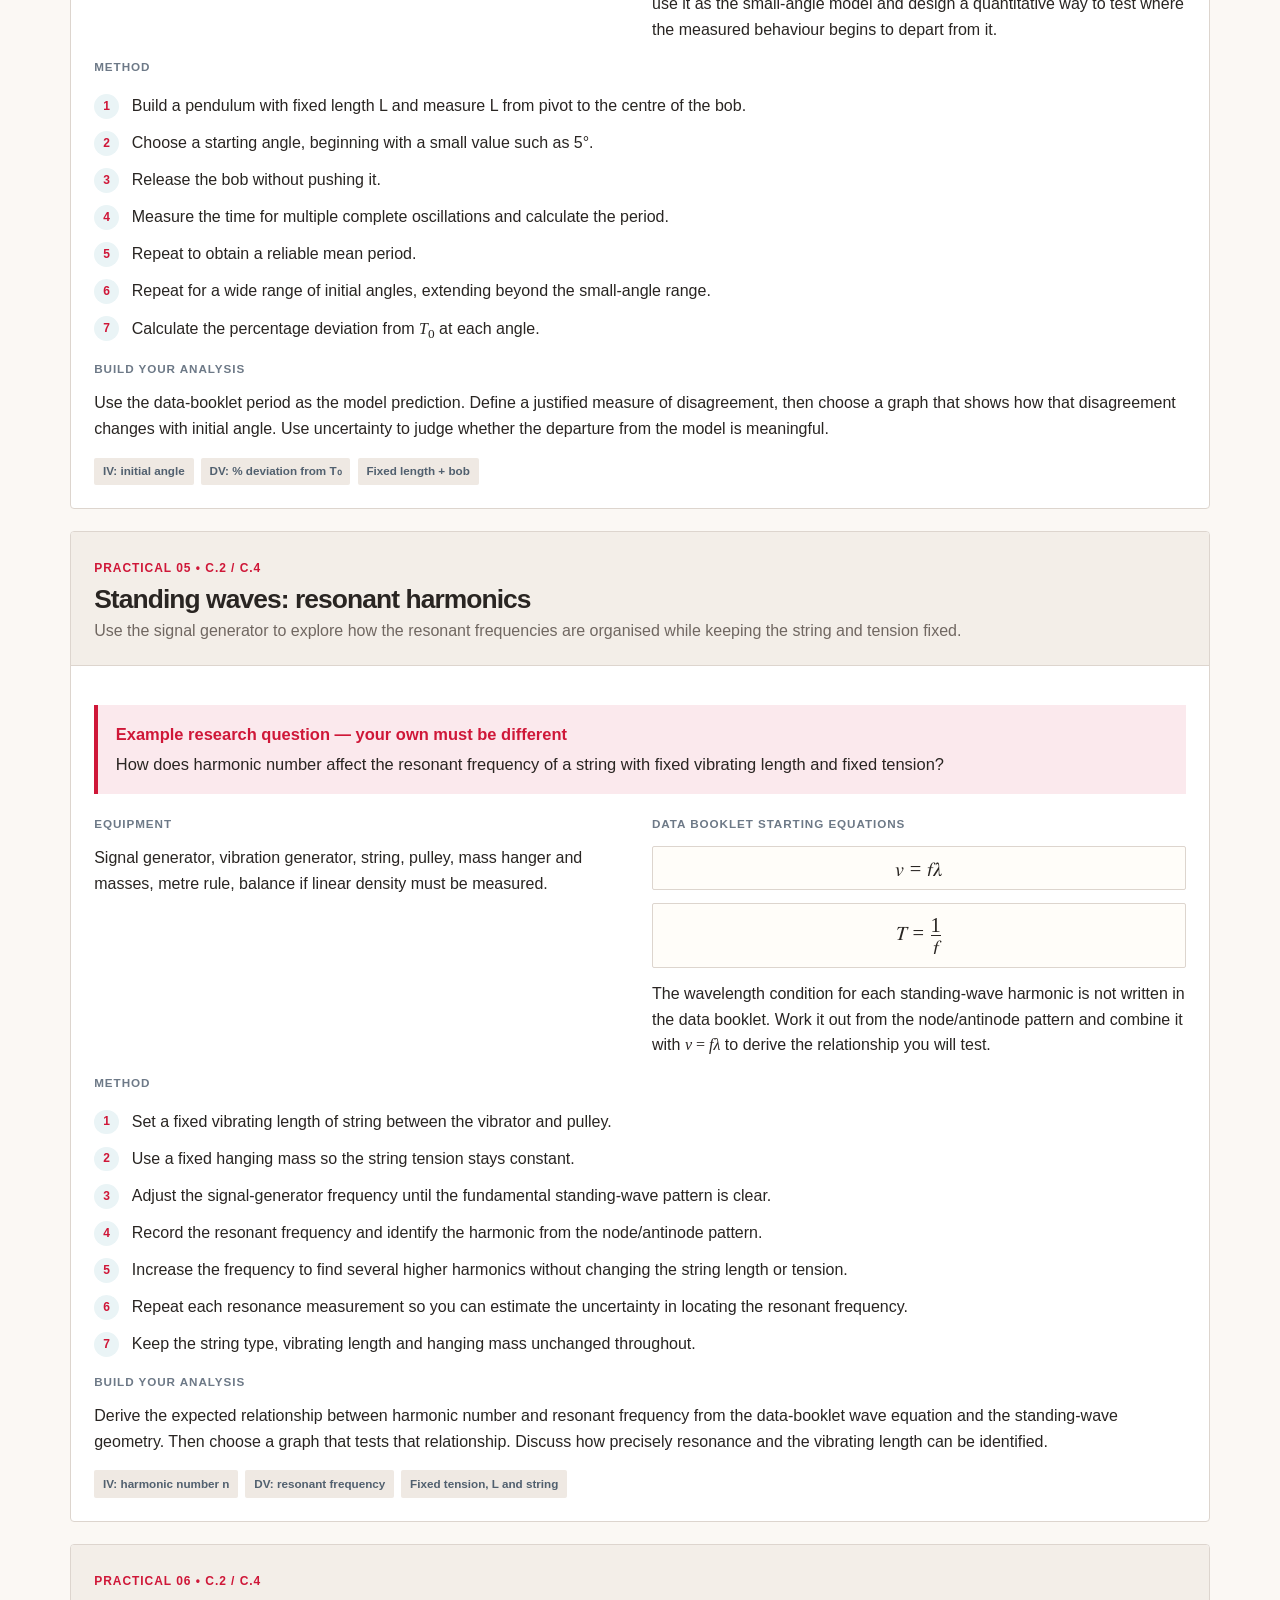
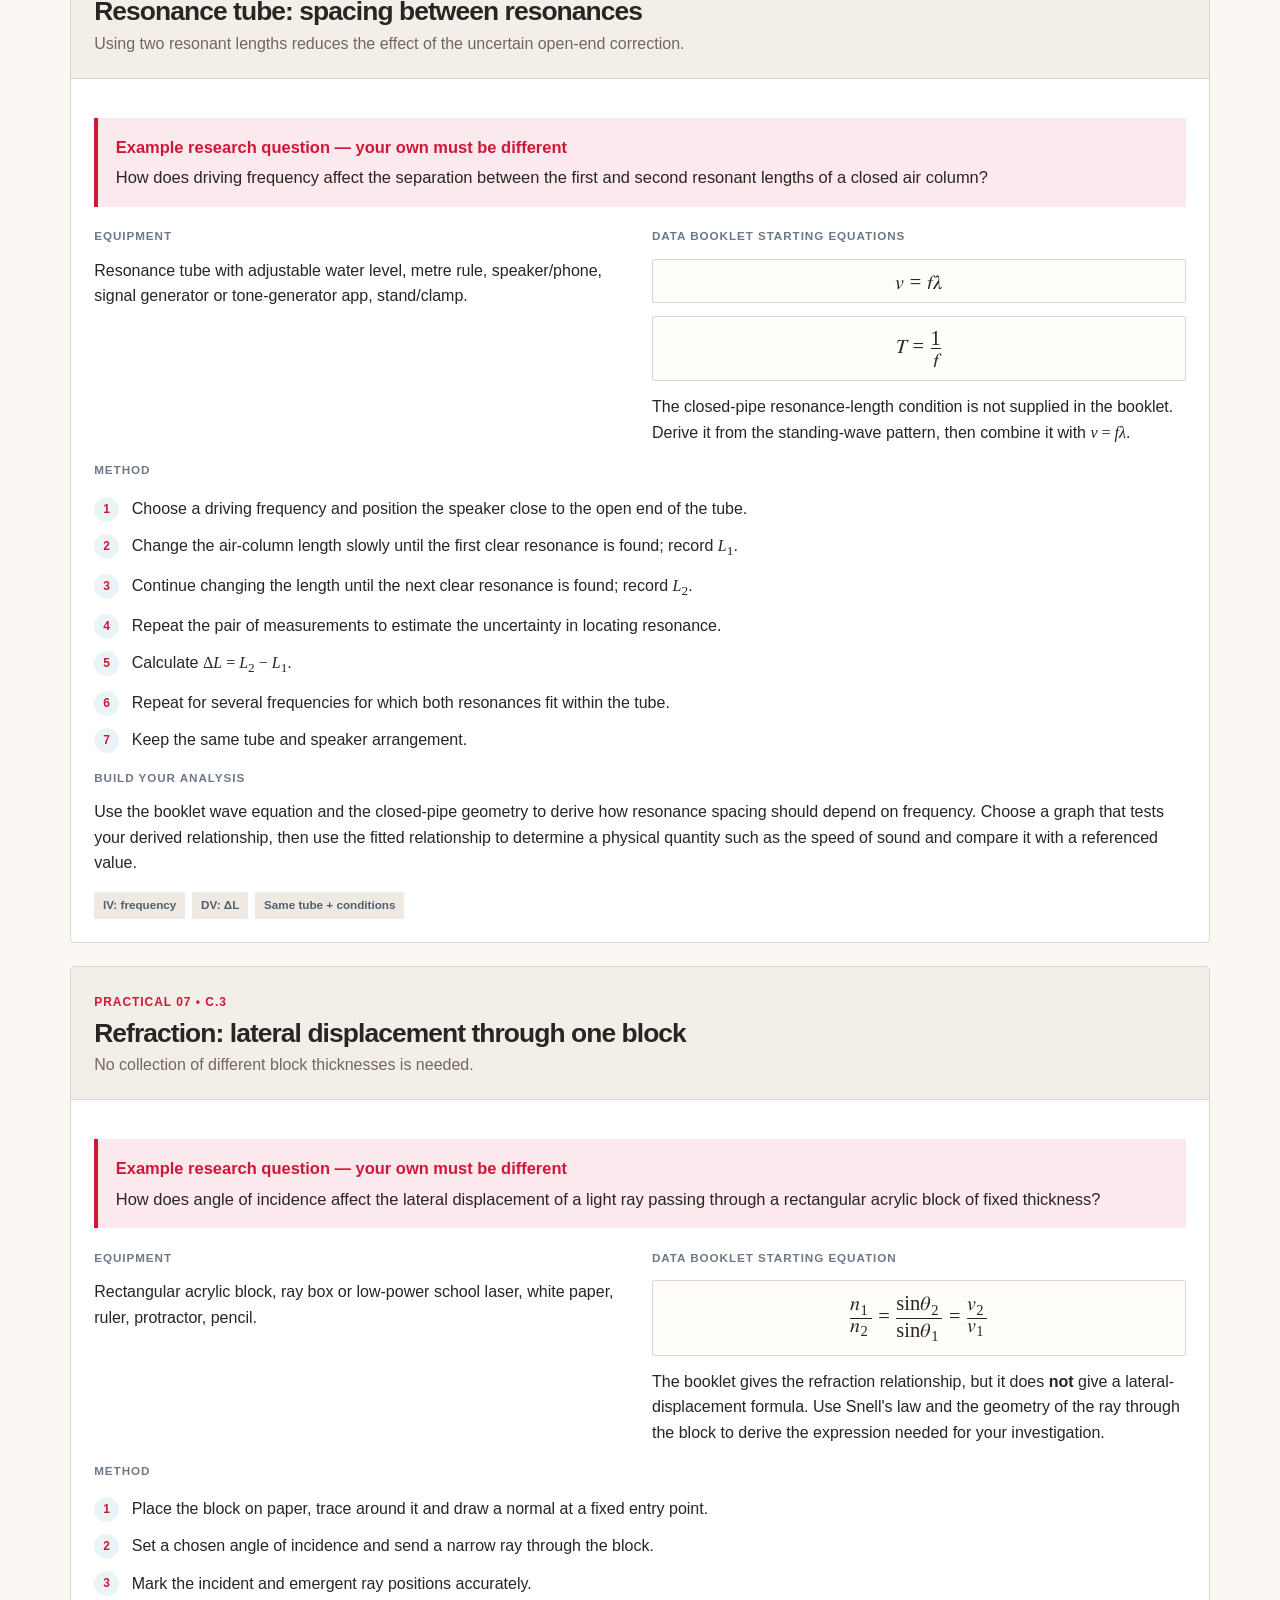
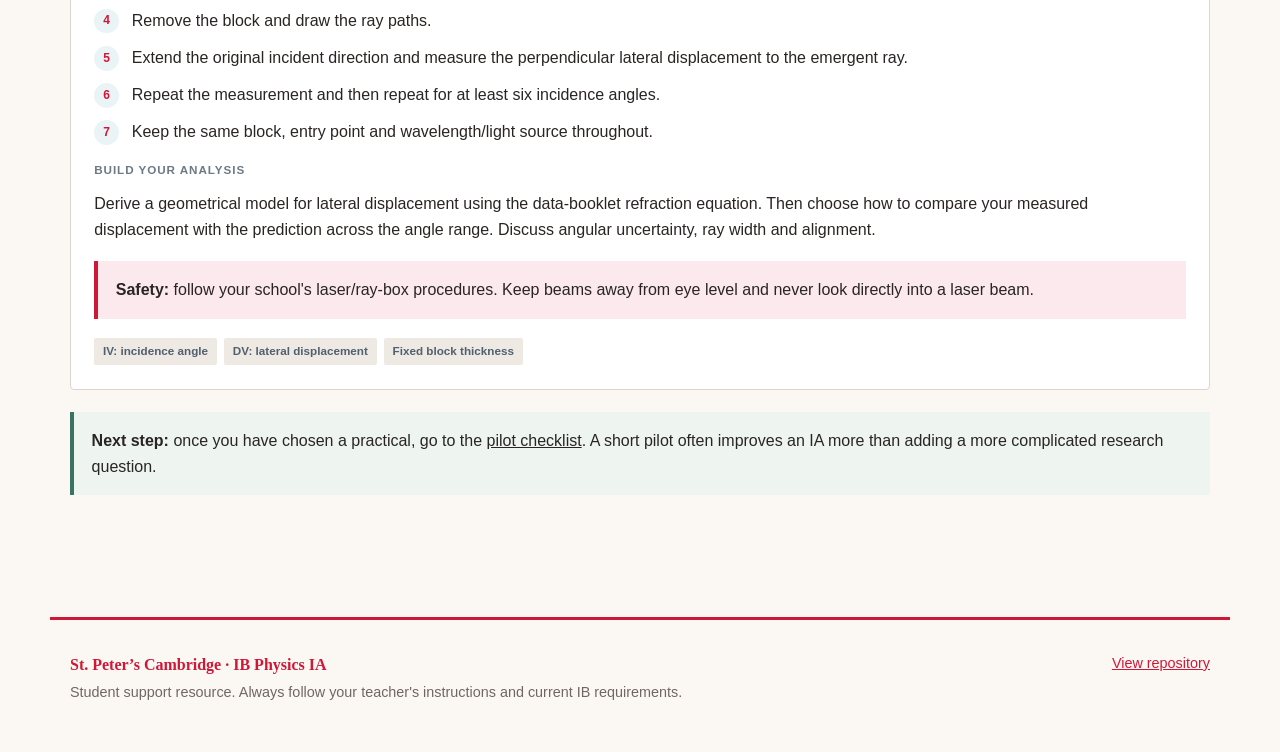
<file: practicals.html>
<!doctype html>
<html lang="en">
<head>
  <meta charset="utf-8"><meta name="viewport" content="width=device-width,initial-scale=1">
  <meta name="description" content="Seven manageable IB Physics IA practical families with research questions, equipment, methods and analysis ideas.">
  <title>Practical Ideas | IB Physics IA Guide</title>
  <link rel="stylesheet" href="styles.css"><script defer src="script.js"></script>
</head>
<body>
<a class="skip-link" href="#main">Skip to content</a>
<header class="site-header"><div class="nav-wrap"><a class="brand" href="index.html"><span class="brand-mark">SP</span><span class="brand-copy"><strong>St. Peter’s</strong><small>IB Physics IA</small></span></a><button class="nav-toggle" type="button" aria-expanded="false" aria-controls="main-nav">Menu</button><nav id="main-nav" class="main-nav" aria-label="Main navigation"><a href="index.html">Home</a><a class="active" href="practicals.html">Practical ideas</a><a href="guide.html">IA sections</a><a href="resources.html">Resources</a><a href="faq.html">FAQ</a></nav></div></header>
<main id="main">
<section class="page-hero"><div class="inner"><p class="eyebrow">Choose well</p><h1>Practical ideas</h1><p>Seven practical families based on physics already covered. Each shows one example research question, the relevant starting equations from the IB Physics data booklet, a manageable method and guidance on how to build the analysis.</p><div class="subnav"><a href="#rolling-ball">Rolling ball</a><a href="#ramp">Ramp</a><a href="#bounce">Bouncing ball</a><a href="#pendulum">Pendulum</a><a href="#standing-waves">Standing waves</a><a href="#resonance">Resonance tube</a><a href="#refraction">Refraction</a></div></div></section>

<section class="section">
<div class="callout warning"><strong>Important:</strong> the research question shown for each practical is an <strong>example only</strong>. Every student needs a different, individually approved question. Use the practical family as a starting point, then adapt the variable, range or model with your teacher.</div>
<div class="callout note"><strong>Physics equations:</strong> the equations shown below are the relevant <strong>starting equations from the IB Physics data booklet</strong>. The final relationship for the investigation is deliberately not given. You should combine, rearrange or extend these equations yourself and explain any additional relationship that is not supplied in the booklet.</div>

<div class="equipment-request-card compact-request">
  <div>
    <p class="eyebrow">Research question register</p>
    <h3>Check that your research question is different</h3>
    <p>Before finalising your investigation, add your proposed research question to the class register and check that nobody else is using the same question.</p>
  </div>
  <a class="button primary" href="https://docs.google.com/spreadsheets/d/1X7Oz2iXOfWRPEEQQ00kbM65fUpdEc1eQw9UAJqLw3h8/edit?usp=sharing" target="_blank" rel="noopener">Open research question register</a>
</div>

<div class="equipment-request-card compact-request">
  <div>
    <p class="eyebrow">Equipment request form</p>
    <h3>Need equipment for your IA practical?</h3>
    <p>After your research question and practical have been approved, submit the equipment you need to the Physics technicians.</p>
  </div>
  <a class="button primary" href="https://forms.gle/yA1r2pLF9VKfH14o6" target="_blank" rel="noopener">Request practical equipment</a>
</div>

<article id="rolling-ball" class="practical">
  <div class="practical-head"><span class="number">PRACTICAL 01 • A.1 / A.3 / A.4</span><h2>Rolling ball: energy and release height</h2><p>Use a simple ramp but analyse where the gravitational energy goes.</p></div>
  <div class="practical-body">
    <div class="rq"><strong>Example research question — your own must be different</strong>How does the vertical release height of a solid sphere affect the fraction of its initial gravitational potential energy converted into translational kinetic energy at the bottom of a fixed ramp?</div>
    <div class="two-col"><div><p class="label">Equipment</p><p>Ramp, solid sphere, metre rule, balance, blocks/stand, tape or markers, light gate or slow-motion video with a scale.</p></div><div><p class="label">Data booklet starting equations</p>
<div class="equation"><math display="block" aria-label="kinetic energy equals one half m v squared"><msub><mi>E</mi><mi>k</mi></msub><mo>=</mo><mfrac><mn>1</mn><mn>2</mn></mfrac><mi>m</mi><msup><mi>v</mi><mn>2</mn></msup></math></div>
<div class="equation"><math display="block" aria-label="change in gravitational potential energy equals m g change in h"><mi>Δ</mi><msub><mi>E</mi><mi>p</mi></msub><mo>=</mo><mi>m</mi><mi>g</mi><mi>Δ</mi><mi>h</mi></math></div>
<p>Use these A.3 equations to derive your own comparison between the starting gravitational energy and the measured translational kinetic energy. Do not simply copy a pre-made ratio.</p></div></div>
    <p class="label">Method</p><ol class="method"><li>Fix the ramp angle and mark the point where speed will be measured near the bottom.</li><li>Choose a release point and measure its vertical height above the bottom measurement point.</li><li>Release the same sphere from rest without pushing it.</li><li>Measure its speed at the bottom using a light gate or calibrated slow-motion video.</li><li>Repeat the measurement several times and find the mean speed.</li><li>Repeat for at least six well-spaced vertical release heights.</li><li>Use the data-booklet energy equations to calculate the quantities required by your own derived relationship, including appropriate uncertainties.</li></ol>
    <p class="label">Build your analysis</p><p>Derive a suitable relationship from the two energy equations, then decide what graph would test whether the energy behaviour changes with release height. If you compare with an ideal rolling-sphere prediction, explain and reference any extra rotational-physics relationship you use.</p>
    <div class="tag-row"><span class="tag">IV: vertical release height</span><span class="tag">DV: energy fraction η</span><span class="tag">Keep ramp + ball fixed</span></div>
  </div>
</article>

<article id="ramp" class="practical">
  <div class="practical-head"><span class="number">PRACTICAL 02 • A.1 / A.2</span><h2>Trolley on a ramp: real vs ideal acceleration</h2><p>Instead of only verifying a = g sin θ, investigate how the real system departs from the model.</p></div>
  <div class="practical-body">
    <div class="rq"><strong>Example research question — your own must be different</strong>How does incline angle affect the percentage difference between the measured acceleration of a trolley and the theoretical acceleration predicted for a frictionless incline?</div>
    <div class="two-col"><div><p class="label">Equipment</p><p>Dynamics trolley, ramp, blocks/stand, inclinometer or protractor, motion sensor / light gates / video analysis, metre rule.</p></div><div><p class="label">Data booklet starting equations</p>
<div class="equation"><math display="block" aria-label="force equals mass times acceleration"><mi>F</mi><mo>=</mo><mi>m</mi><mi>a</mi></math></div>
<div class="equation"><math display="block" aria-label="gravitational force equals m g"><msub><mi>F</mi><mi>g</mi></msub><mo>=</mo><mi>m</mi><mi>g</mi></math></div>
<div class="equation"><math display="block" aria-label="vector component equals A sine theta"><msub><mi>A</mi><mi>V</mi></msub><mo>=</mo><mi>A</mi><mi mathvariant="normal">sin</mi><mi>θ</mi></math></div>
<p>Use the A.2 force equations and the booklet vector component relationship to derive the frictionless acceleration expected along the slope.</p></div></div>
    <p class="label">Method</p><ol class="method"><li>Set the ramp to a small angle and measure θ accurately.</li><li>Use the same trolley and the same release position for every run.</li><li>Release the trolley from rest without pushing it.</li><li>Determine acceleration using your chosen sensor or video method.</li><li>Repeat and calculate a mean acceleration.</li><li>Repeat for at least six ramp angles across a safe, practical range.</li><li>Use the data-booklet equations to derive the theoretical acceleration for each angle, then compare it with the measured value.</li></ol>
    <p class="label">Build your analysis</p><p>Derive the theoretical acceleration from the booklet equations first. Then choose a graph that tests the model and shows how any disagreement changes across your angle range. Use the gradient, intercept and uncertainty as evidence rather than being told in advance what they should be.</p>
    <div class="tag-row"><span class="tag">IV: incline angle</span><span class="tag">DV: % difference</span><span class="tag">Same trolley + track</span></div>
  </div>
</article>

<article id="bounce" class="practical">
  <div class="practical-head"><span class="number">PRACTICAL 03 • A.1 / A.3</span><h2>Bouncing ball: coefficient of restitution</h2><p>Simple setup, but enough quantitative analysis to investigate how collision behaviour changes.</p></div>
  <div class="practical-body">
    <div class="rq"><strong>Example research question — your own must be different</strong>How does the initial drop height of a basketball affect its coefficient of restitution when bouncing from a fixed hard surface?</div>
    <div class="two-col"><div><p class="label">Equipment</p><p>Ball, vertical measuring scale, phone with slow-motion video, tripod/support, flat hard surface.</p></div><div><p class="label">Data booklet starting equations</p>
<div class="equation"><math display="block" aria-label="v squared equals u squared plus two a s"><msup><mi>v</mi><mn>2</mn></msup><mo>=</mo><msup><mi>u</mi><mn>2</mn></msup><mo>+</mo><mn>2</mn><mi>a</mi><mi>s</mi></math></div>
<div class="equation"><math display="block" aria-label="change in gravitational potential energy equals m g change in h"><mi>Δ</mi><msub><mi>E</mi><mi>p</mi></msub><mo>=</mo><mi>m</mi><mi>g</mi><mi>Δ</mi><mi>h</mi></math></div>
<p>The coefficient of restitution definition is not supplied in the data booklet. Define and reference it in your background physics, then use the booklet equations to connect the measured heights with the motion.</p></div></div>
    <p class="label">Method</p><ol class="method"><li>Fix a vertical scale beside the bounce position and place the camera perpendicular to the motion.</li><li>Choose a drop height and use the same reference point on the ball each time.</li><li>Release the ball without spin or an extra push.</li><li>Use the video to measure the maximum height of the first rebound.</li><li>Repeat several times at the same height.</li><li>Repeat for at least six drop heights.</li><li>Use your referenced definition of coefficient of restitution and the relevant data-booklet equations to derive the calculation you will apply to each height.</li></ol>
    <p class="label">Build your analysis</p><p>Derive the form of the coefficient-of-restitution calculation from your definition and the measured heights. Then decide how best to test whether it changes with drop height and whether any change is larger than the uncertainty.</p>
    <div class="tag-row"><span class="tag">IV: drop height</span><span class="tag">DV: coefficient of restitution</span><span class="tag">Same ball + surface</span></div>
  </div>
</article>

<article id="pendulum" class="practical">
  <div class="practical-head"><span class="number">PRACTICAL 04 • C.1</span><h2>Pendulum: where the small-angle model breaks down</h2><p>Use the familiar pendulum in a less routine way by testing the limit of a model.</p></div>
  <div class="practical-body">
    <div class="rq"><strong>Example research question — your own must be different</strong>How does initial angular displacement affect the percentage deviation of the measured period of a simple pendulum from the period predicted by the small-angle model?</div>
    <div class="two-col"><div><p class="label">Equipment</p><p>Retort stand and clamp, string, pendulum bob, metre rule, protractor, stopwatch or preferably video.</p></div><div><p class="label">Data booklet starting equations</p>
<div class="equation"><math display="block" aria-label="T equals one over f equals two pi over omega"><mi>T</mi><mo>=</mo><mfrac><mn>1</mn><mi>f</mi></mfrac><mo>=</mo><mfrac><mrow><mn>2</mn><mi>π</mi></mrow><mi>ω</mi></mfrac></math></div>
<div class="equation"><math display="block" aria-label="pendulum period equals two pi square root l over g"><mi>T</mi><mo>=</mo><mn>2</mn><mi>π</mi><msqrt><mfrac><mi>l</mi><mi>g</mi></mfrac></msqrt></math></div>
<p>The C.1 pendulum expression is already given in the booklet. Your job is to use it as the small-angle model and design a quantitative way to test where the measured behaviour begins to depart from it.</p></div></div>
    <p class="label">Method</p><ol class="method"><li>Build a pendulum with fixed length L and measure L from pivot to the centre of the bob.</li><li>Choose a starting angle, beginning with a small value such as 5°.</li><li>Release the bob without pushing it.</li><li>Measure the time for multiple complete oscillations and calculate the period.</li><li>Repeat to obtain a reliable mean period.</li><li>Repeat for a wide range of initial angles, extending beyond the small-angle range.</li><li>Calculate the percentage deviation from <span class="math-inline"><i>T</i><sub>0</sub></span> at each angle.</li></ol>
    <p class="label">Build your analysis</p><p>Use the data-booklet period as the model prediction. Define a justified measure of disagreement, then choose a graph that shows how that disagreement changes with initial angle. Use uncertainty to judge whether the departure from the model is meaningful.</p>
    <div class="tag-row"><span class="tag">IV: initial angle</span><span class="tag">DV: % deviation from T₀</span><span class="tag">Fixed length + bob</span></div>
  </div>
</article>

<article id="standing-waves" class="practical">
  <div class="practical-head"><span class="number">PRACTICAL 05 • C.2 / C.4</span><h2>Standing waves: resonant harmonics</h2><p>Use the signal generator to explore how the resonant frequencies are organised while keeping the string and tension fixed.</p></div>
  <div class="practical-body">
    <div class="rq"><strong>Example research question — your own must be different</strong>How does harmonic number affect the resonant frequency of a string with fixed vibrating length and fixed tension?</div>
    <div class="two-col"><div><p class="label">Equipment</p><p>Signal generator, vibration generator, string, pulley, mass hanger and masses, metre rule, balance if linear density must be measured.</p></div><div><p class="label">Data booklet starting equations</p>
<div class="equation"><math display="block" aria-label="wave speed equals frequency times wavelength"><mi>v</mi><mo>=</mo><mi>f</mi><mi>λ</mi></math></div>
<div class="equation"><math display="block" aria-label="period equals one over frequency"><mi>T</mi><mo>=</mo><mfrac><mn>1</mn><mi>f</mi></mfrac></math></div>
<p>The wavelength condition for each standing-wave harmonic is not written in the data booklet. Work it out from the node/antinode pattern and combine it with <span class="math-inline"><i>v</i> = <i>fλ</i></span> to derive the relationship you will test.</p></div></div>
    <p class="label">Method</p><ol class="method"><li>Set a fixed vibrating length of string between the vibrator and pulley.</li><li>Use a fixed hanging mass so the string tension stays constant.</li><li>Adjust the signal-generator frequency until the fundamental standing-wave pattern is clear.</li><li>Record the resonant frequency and identify the harmonic from the node/antinode pattern.</li><li>Increase the frequency to find several higher harmonics without changing the string length or tension.</li><li>Repeat each resonance measurement so you can estimate the uncertainty in locating the resonant frequency.</li><li>Keep the string type, vibrating length and hanging mass unchanged throughout.</li></ol>
    <p class="label">Build your analysis</p><p>Derive the expected relationship between harmonic number and resonant frequency from the data-booklet wave equation and the standing-wave geometry. Then choose a graph that tests that relationship. Discuss how precisely resonance and the vibrating length can be identified.</p>
    <div class="tag-row"><span class="tag">IV: harmonic number n</span><span class="tag">DV: resonant frequency</span><span class="tag">Fixed tension, L and string</span></div>
  </div>
</article>

<article id="resonance" class="practical">
  <div class="practical-head"><span class="number">PRACTICAL 06 • C.2 / C.4</span><h2>Resonance tube: spacing between resonances</h2><p>Using two resonant lengths reduces the effect of the uncertain open-end correction.</p></div>
  <div class="practical-body">
    <div class="rq"><strong>Example research question — your own must be different</strong>How does driving frequency affect the separation between the first and second resonant lengths of a closed air column?</div>
    <div class="two-col"><div><p class="label">Equipment</p><p>Resonance tube with adjustable water level, metre rule, speaker/phone, signal generator or tone-generator app, stand/clamp.</p></div><div><p class="label">Data booklet starting equations</p>
<div class="equation"><math display="block" aria-label="wave speed equals frequency times wavelength"><mi>v</mi><mo>=</mo><mi>f</mi><mi>λ</mi></math></div>
<div class="equation"><math display="block" aria-label="period equals one over frequency"><mi>T</mi><mo>=</mo><mfrac><mn>1</mn><mi>f</mi></mfrac></math></div>
<p>The closed-pipe resonance-length condition is not supplied in the booklet. Derive it from the standing-wave pattern, then combine it with <span class="math-inline"><i>v</i> = <i>fλ</i></span>.</p></div></div>
    <p class="label">Method</p><ol class="method"><li>Choose a driving frequency and position the speaker close to the open end of the tube.</li><li>Change the air-column length slowly until the first clear resonance is found; record <span class="math-inline"><i>L</i><sub>1</sub></span>.</li><li>Continue changing the length until the next clear resonance is found; record <span class="math-inline"><i>L</i><sub>2</sub></span>.</li><li>Repeat the pair of measurements to estimate the uncertainty in locating resonance.</li><li>Calculate <span class="math-inline">Δ<i>L</i> = <i>L</i><sub>2</sub> − <i>L</i><sub>1</sub></span>.</li><li>Repeat for several frequencies for which both resonances fit within the tube.</li><li>Keep the same tube and speaker arrangement.</li></ol>
    <p class="label">Build your analysis</p><p>Use the booklet wave equation and the closed-pipe geometry to derive how resonance spacing should depend on frequency. Choose a graph that tests your derived relationship, then use the fitted relationship to determine a physical quantity such as the speed of sound and compare it with a referenced value.</p>
    <div class="tag-row"><span class="tag">IV: frequency</span><span class="tag">DV: ΔL</span><span class="tag">Same tube + conditions</span></div>
  </div>
</article>

<article id="refraction" class="practical">
  <div class="practical-head"><span class="number">PRACTICAL 07 • C.3</span><h2>Refraction: lateral displacement through one block</h2><p>No collection of different block thicknesses is needed.</p></div>
  <div class="practical-body">
    <div class="rq"><strong>Example research question — your own must be different</strong>How does angle of incidence affect the lateral displacement of a light ray passing through a rectangular acrylic block of fixed thickness?</div>
    <div class="two-col"><div><p class="label">Equipment</p><p>Rectangular acrylic block, ray box or low-power school laser, white paper, ruler, protractor, pencil.</p></div><div><p class="label">Data booklet starting equation</p>
<div class="equation"><math display="block" aria-label="n one over n two equals sine theta two over sine theta one equals v two over v one"><mfrac><msub><mi>n</mi><mn>1</mn></msub><msub><mi>n</mi><mn>2</mn></msub></mfrac><mo>=</mo><mfrac><mrow><mi mathvariant="normal">sin</mi><msub><mi>θ</mi><mn>2</mn></msub></mrow><mrow><mi mathvariant="normal">sin</mi><msub><mi>θ</mi><mn>1</mn></msub></mrow></mfrac><mo>=</mo><mfrac><msub><mi>v</mi><mn>2</mn></msub><msub><mi>v</mi><mn>1</mn></msub></mfrac></math></div>
<p>The booklet gives the refraction relationship, but it does <strong>not</strong> give a lateral-displacement formula. Use Snell&apos;s law and the geometry of the ray through the block to derive the expression needed for your investigation.</p></div></div>
    <p class="label">Method</p><ol class="method"><li>Place the block on paper, trace around it and draw a normal at a fixed entry point.</li><li>Set a chosen angle of incidence and send a narrow ray through the block.</li><li>Mark the incident and emergent ray positions accurately.</li><li>Remove the block and draw the ray paths.</li><li>Extend the original incident direction and measure the perpendicular lateral displacement to the emergent ray.</li><li>Repeat the measurement and then repeat for at least six incidence angles.</li><li>Keep the same block, entry point and wavelength/light source throughout.</li></ol>
    <p class="label">Build your analysis</p><p>Derive a geometrical model for lateral displacement using the data-booklet refraction equation. Then choose how to compare your measured displacement with the prediction across the angle range. Discuss angular uncertainty, ray width and alignment.</p>
    <div class="callout danger"><strong>Safety:</strong> follow your school's laser/ray-box procedures. Keep beams away from eye level and never look directly into a laser beam.</div>
    <div class="tag-row"><span class="tag">IV: incidence angle</span><span class="tag">DV: lateral displacement</span><span class="tag">Fixed block thickness</span></div>
  </div>
</article>

<div class="callout tip"><strong>Next step:</strong> once you have chosen a practical, go to the <a href="research-design.html#pilot">pilot checklist</a>. A short pilot often improves an IA more than adding a more complicated research question.</div>
</section>
</main>
<footer class="site-footer"><div><strong>St. Peter’s Cambridge · IB Physics IA</strong><p>Student support resource. Always follow your teacher's instructions and current IB requirements.</p></div><a href="https://github.com/stp-science/ib-physics-ia-guide">View repository</a></footer>
</body></html>
</file>
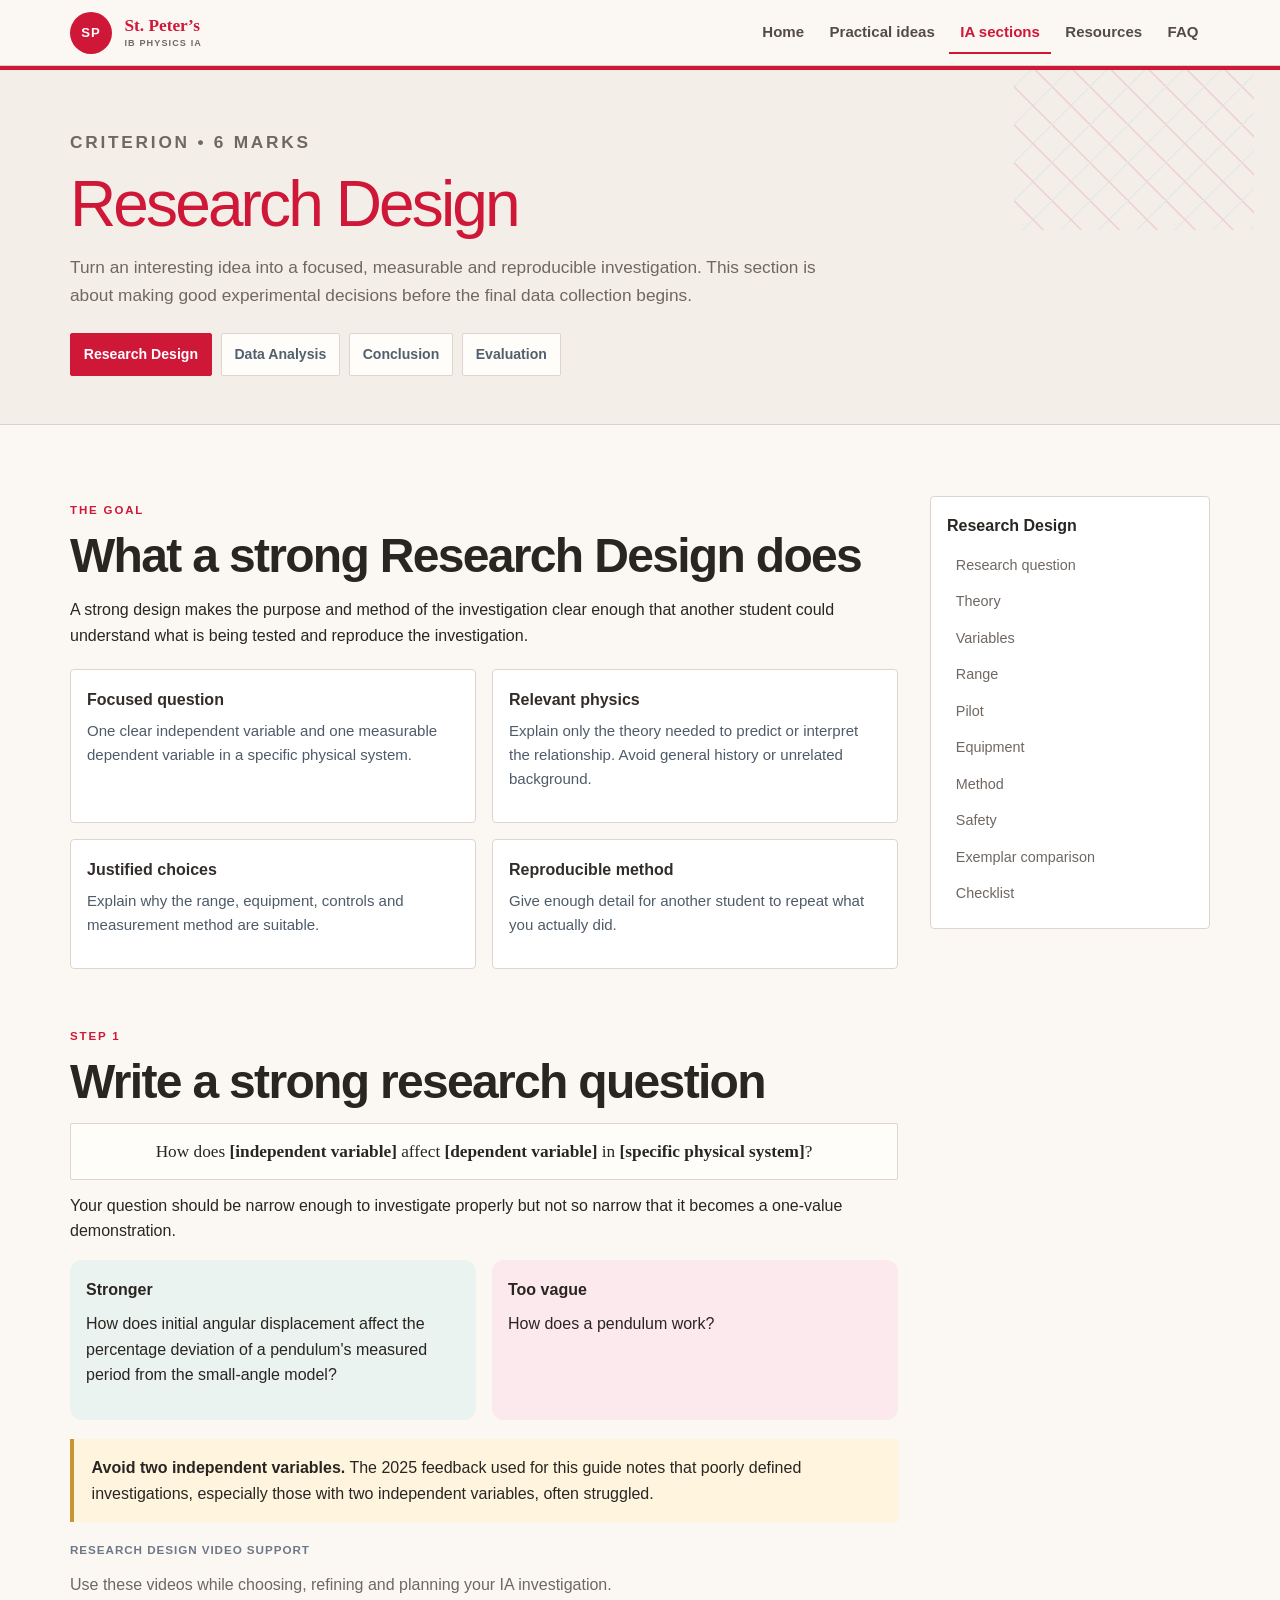
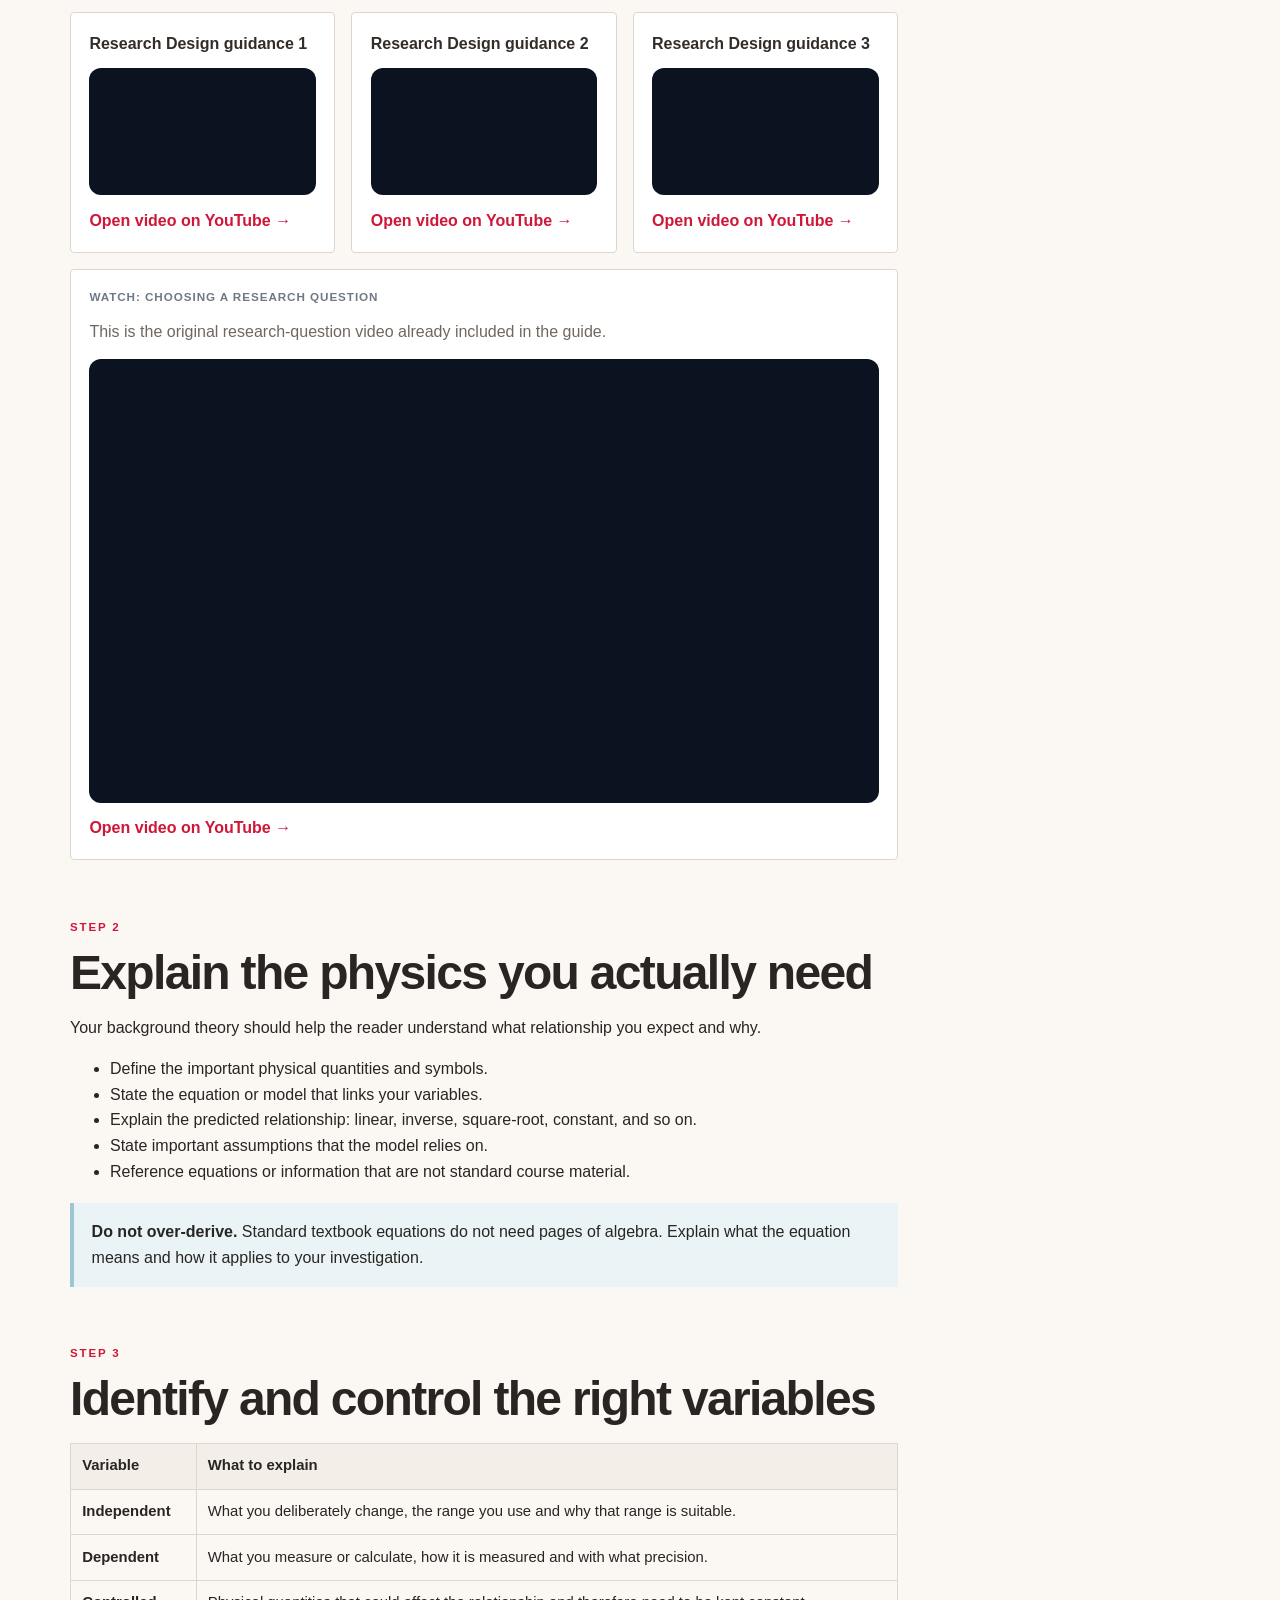
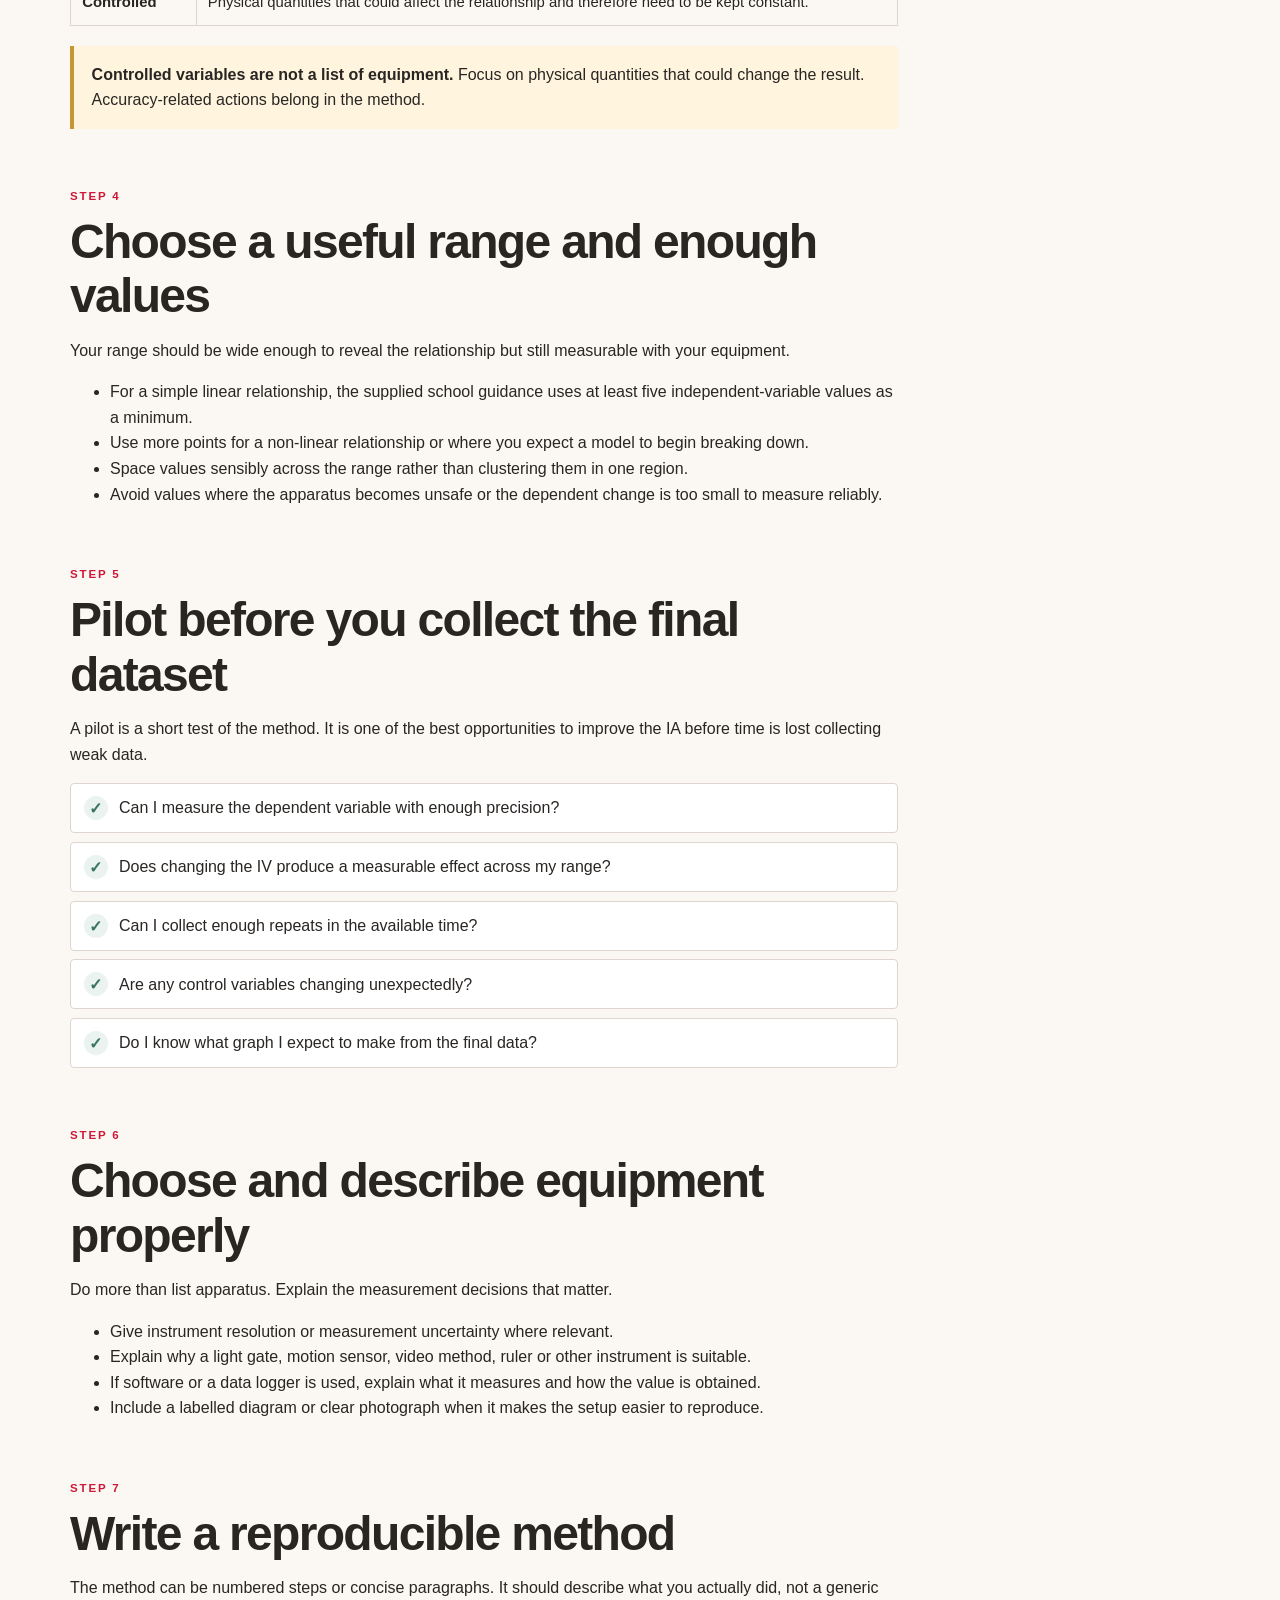
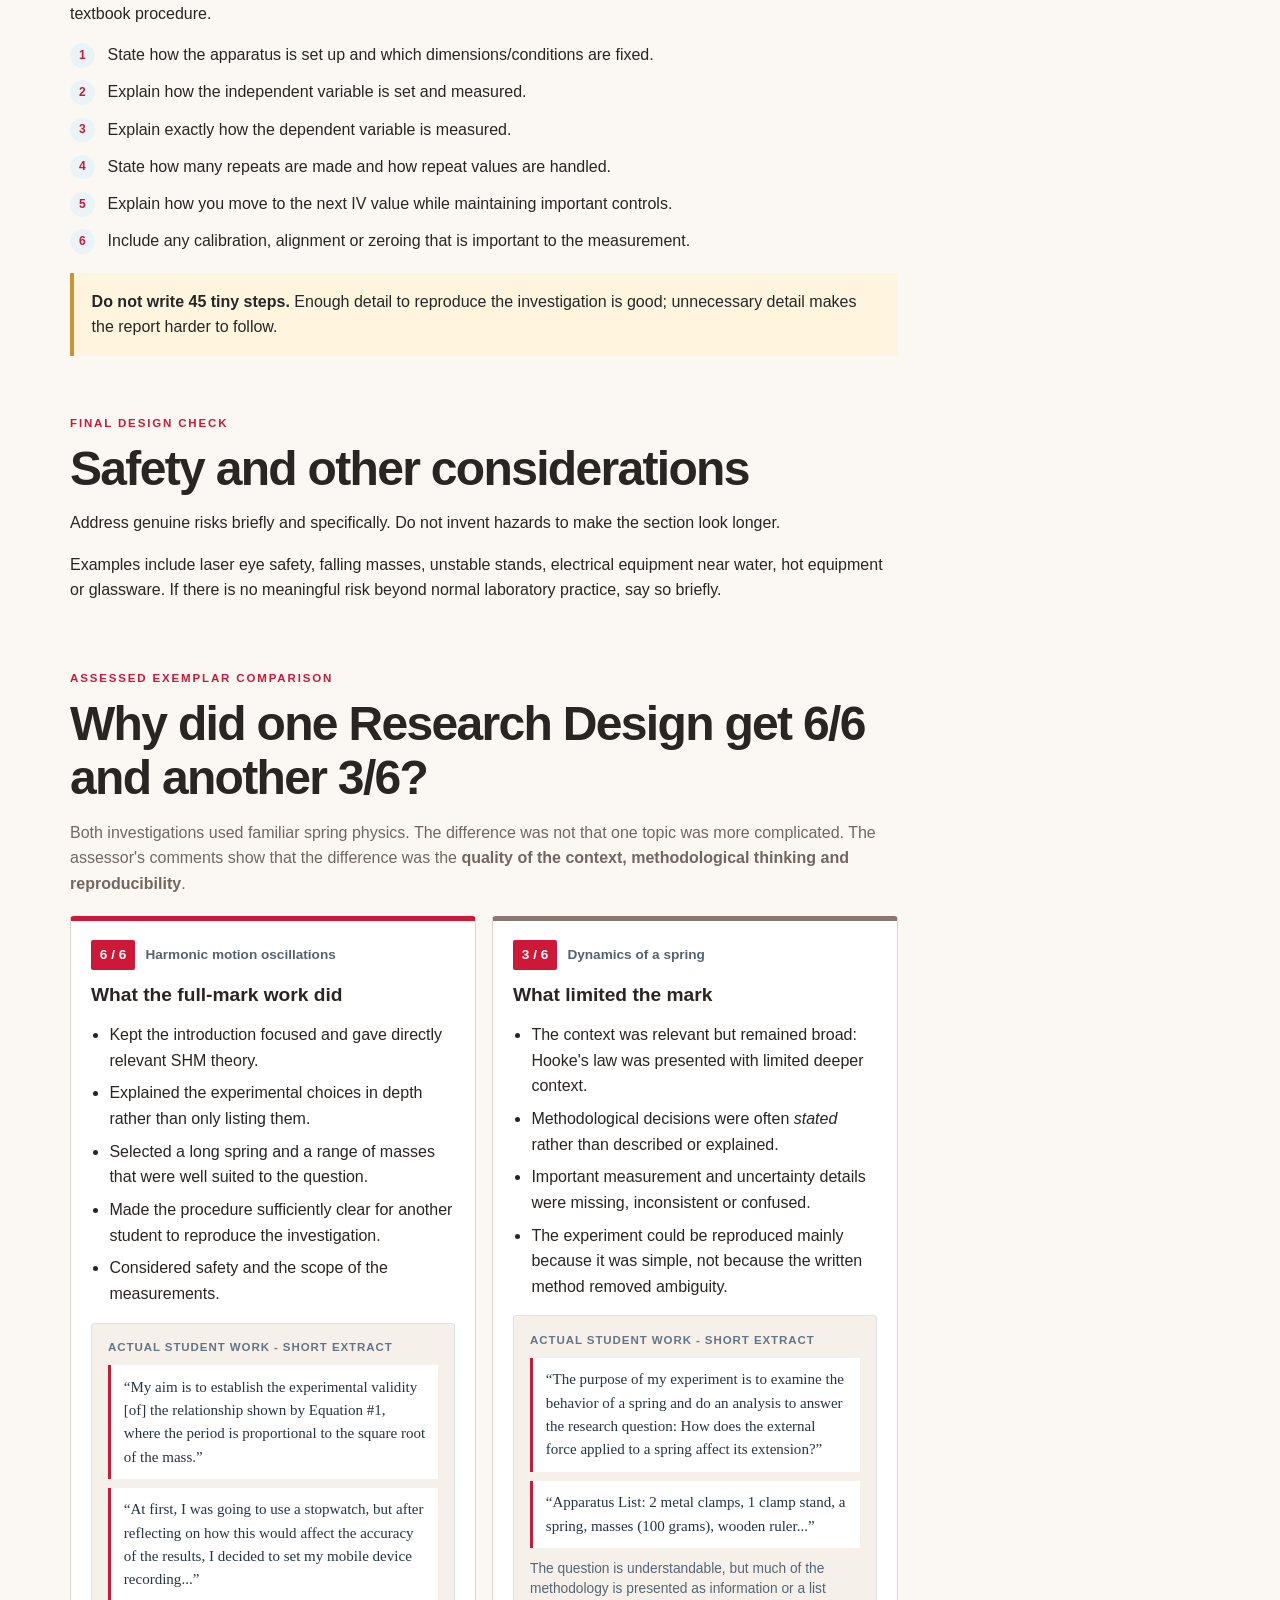
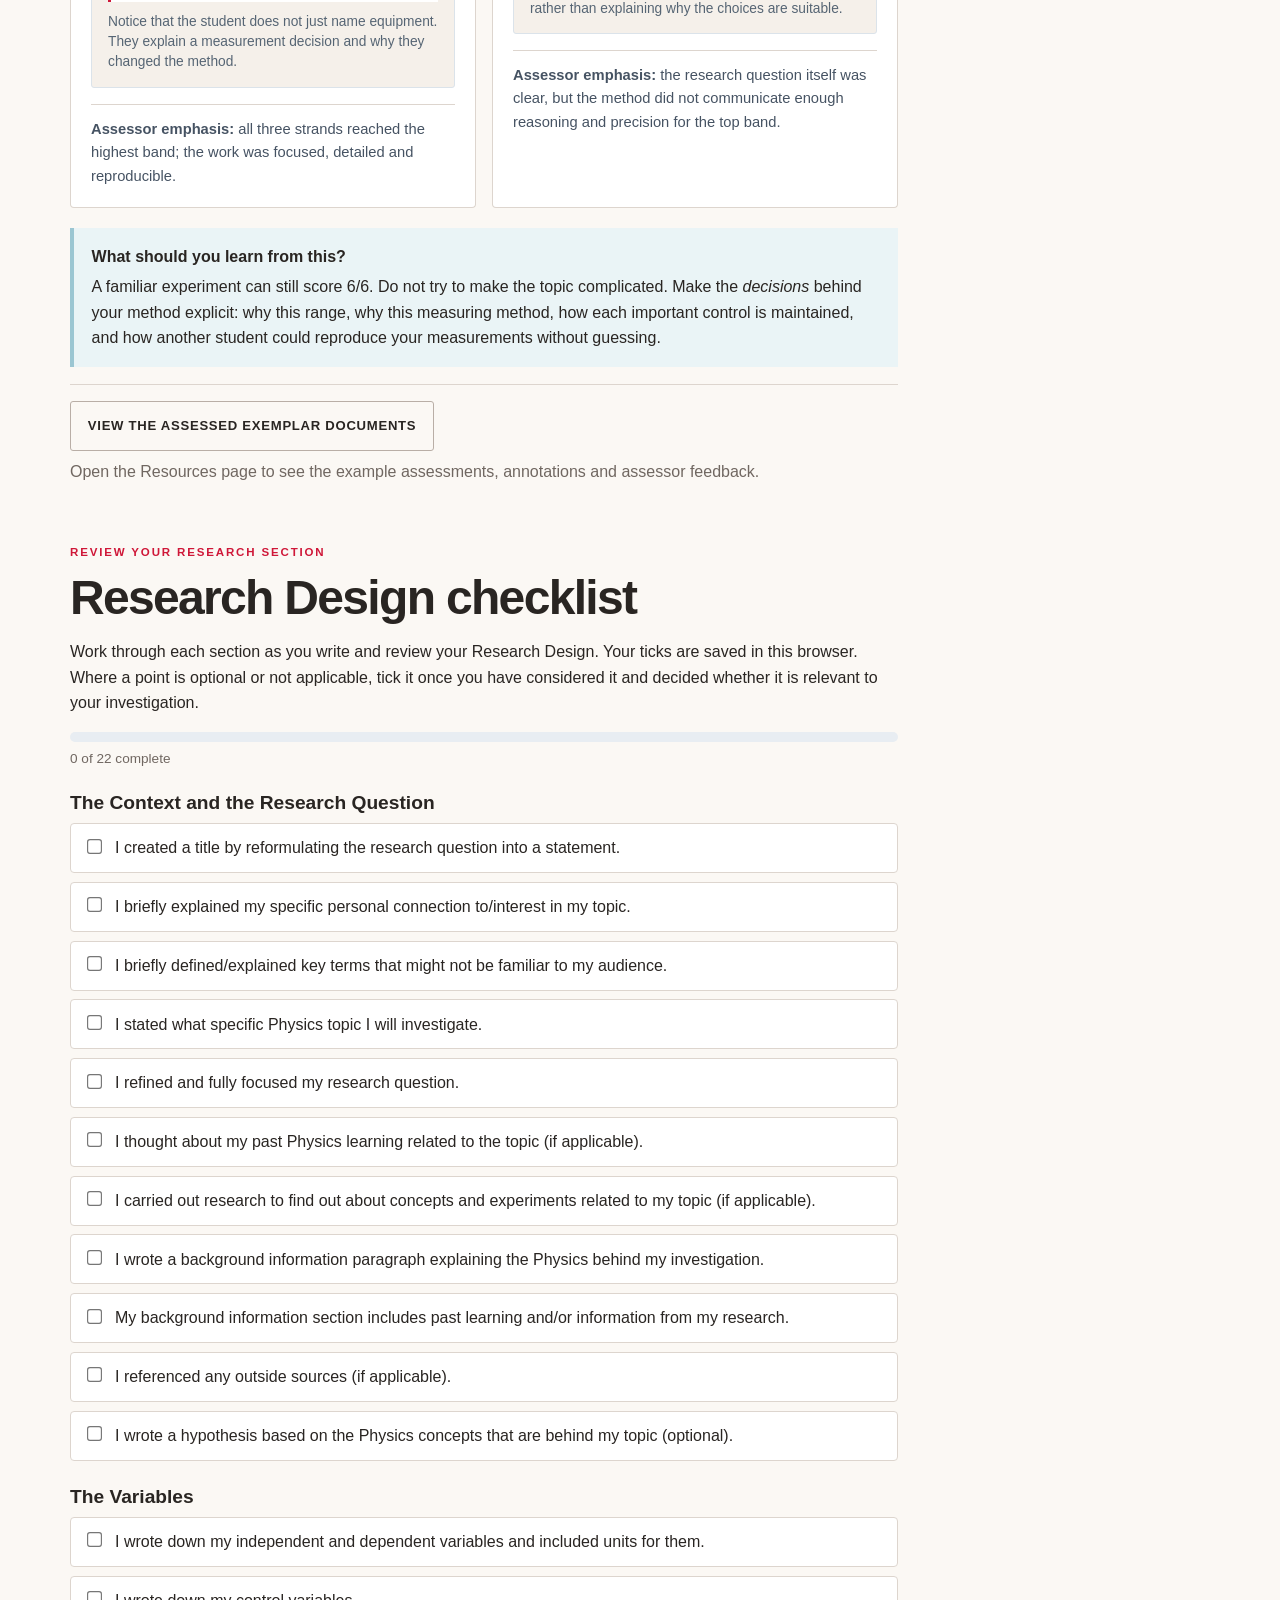
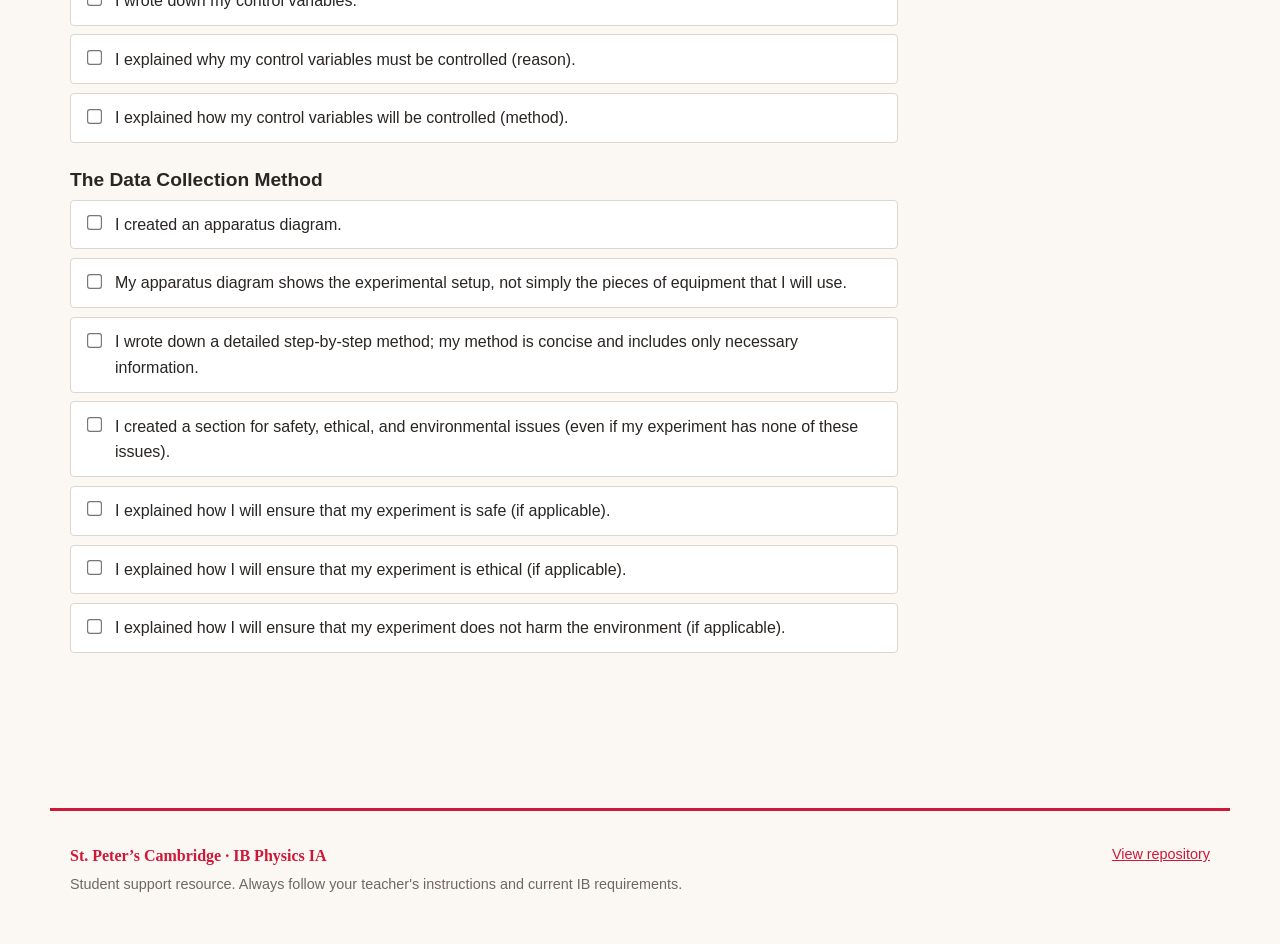
<file: research-design.html>
<!doctype html>
<html lang="en">
<head>
  <meta charset="utf-8"><meta name="viewport" content="width=device-width,initial-scale=1">
  <meta name="description" content="IB Physics IA Research Design guide: research questions, variables, range, pilot testing, equipment, method and safety.">
  <title>Research Design | IB Physics IA Guide</title>
  <link rel="stylesheet" href="styles.css"><script defer src="script.js"></script>
</head>
<body>
<a class="skip-link" href="#main">Skip to content</a>
<header class="site-header"><div class="nav-wrap"><a class="brand" href="index.html"><span class="brand-mark">SP</span><span class="brand-copy"><strong>St. Peter’s</strong><small>IB Physics IA</small></span></a><button class="nav-toggle" type="button" aria-expanded="false" aria-controls="main-nav">Menu</button><nav id="main-nav" class="main-nav" aria-label="Main navigation"><a href="index.html">Home</a><a href="practicals.html">Practical ideas</a><a class="active" href="guide.html">IA sections</a><a href="resources.html">Resources</a><a href="faq.html">FAQ</a></nav></div></header>

<main id="main">
<section class="page-hero"><div class="inner">
  <p class="eyebrow">Criterion • 6 marks</p>
  <h1>Research Design</h1>
  <p>Turn an interesting idea into a focused, measurable and reproducible investigation. This section is about making good experimental decisions before the final data collection begins.</p>
  <div class="section-tabs"><a class="active" href="research-design.html">Research Design</a><a href="data-analysis.html">Data Analysis</a><a href="conclusion.html">Conclusion</a><a href="evaluation.html">Evaluation</a></div>
</div></section>

<section class="section">
<div class="content-grid">
<div>
<section id="what-examiners-need" class="content-section">
  <p class="kicker">The goal</p><h2>What a strong Research Design does</h2>
  <p>A strong design makes the purpose and method of the investigation clear enough that another student could understand what is being tested and reproduce the investigation.</p>
  <div class="info-grid">
    <div class="info-box"><h4>Focused question</h4><p>One clear independent variable and one measurable dependent variable in a specific physical system.</p></div>
    <div class="info-box"><h4>Relevant physics</h4><p>Explain only the theory needed to predict or interpret the relationship. Avoid general history or unrelated background.</p></div>
    <div class="info-box"><h4>Justified choices</h4><p>Explain why the range, equipment, controls and measurement method are suitable.</p></div>
    <div class="info-box"><h4>Reproducible method</h4><p>Give enough detail for another student to repeat what you actually did.</p></div>
  </div>
</section>

<section id="research-question" class="content-section">
  <p class="kicker">Step 1</p><h2>Write a strong research question</h2>
  <div class="equation"><span style="font-family:inherit">How does <strong>[independent variable]</strong> affect <strong>[dependent variable]</strong> in <strong>[specific physical system]</strong>?</span></div>
  <p>Your question should be narrow enough to investigate properly but not so narrow that it becomes a one-value demonstration.</p>
  <div class="do-avoid">
    <div class="do"><h4>Stronger</h4><p>How does initial angular displacement affect the percentage deviation of a pendulum's measured period from the small-angle model?</p></div>
    <div class="avoid"><h4>Too vague</h4><p>How does a pendulum work?</p></div>
  </div>
  <div class="callout warning"><strong>Avoid two independent variables.</strong> The 2025 feedback used for this guide notes that poorly defined investigations, especially those with two independent variables, often struggled.</div>

  <div class="research-video-library">
    <div class="video-resource-head">
      <p class="label">Research Design video support</p>
      <p>Use these videos while choosing, refining and planning your IA investigation.</p>
    </div>

    <div class="research-video-grid">
      <article class="video-resource video-card">
        <p class="video-card-title">Research Design guidance 1</p>
        <div class="video-frame">
          <iframe
            src="https://www.youtube.com/embed/DB8m2bzZuEc"
            title="IB Physics IA Research Design guidance video 1"
            loading="lazy"
            allow="accelerometer; autoplay; clipboard-write; encrypted-media; gyroscope; picture-in-picture; web-share"
            allowfullscreen>
          </iframe>
        </div>
        <a class="text-link" href="https://youtu.be/DB8m2bzZuEc" target="_blank" rel="noopener">Open video on YouTube →</a>
      </article>

      <article class="video-resource video-card">
        <p class="video-card-title">Research Design guidance 2</p>
        <div class="video-frame">
          <iframe
            src="https://www.youtube.com/embed/NIzAPJH9J2c"
            title="IB Physics IA Research Design guidance video 2"
            loading="lazy"
            allow="accelerometer; autoplay; clipboard-write; encrypted-media; gyroscope; picture-in-picture; web-share"
            allowfullscreen>
          </iframe>
        </div>
        <a class="text-link" href="https://youtu.be/NIzAPJH9J2c" target="_blank" rel="noopener">Open video on YouTube →</a>
      </article>

      <article class="video-resource video-card">
        <p class="video-card-title">Research Design guidance 3</p>
        <div class="video-frame">
          <iframe
            src="https://www.youtube.com/embed/_DjRiaaL8yU"
            title="IB Physics IA Research Design guidance video 3"
            loading="lazy"
            allow="accelerometer; autoplay; clipboard-write; encrypted-media; gyroscope; picture-in-picture; web-share"
            allowfullscreen>
          </iframe>
        </div>
        <a class="text-link" href="https://youtu.be/_DjRiaaL8yU" target="_blank" rel="noopener">Open video on YouTube →</a>
      </article>
    </div>

    <article class="video-resource featured-video">
      <div class="video-resource-head">
        <p class="label">Watch: Choosing a Research Question</p>
        <p>This is the original research-question video already included in the guide.</p>
      </div>
      <div class="video-frame">
        <iframe
          src="https://www.youtube.com/embed/mZ96QK1qKtc?list=PLhP3B5I68KKqwk2Bab87JEWSk6MLgBCym"
          title="IB Physics IA research question guidance"
          loading="lazy"
          allow="accelerometer; autoplay; clipboard-write; encrypted-media; gyroscope; picture-in-picture; web-share"
          allowfullscreen>
        </iframe>
      </div>
      <a class="text-link" href="https://youtu.be/mZ96QK1qKtc?list=PLhP3B5I68KKqwk2Bab87JEWSk6MLgBCym" target="_blank" rel="noopener">Open video on YouTube →</a>
    </article>
  </div>
</section>

<section id="theory" class="content-section">
  <p class="kicker">Step 2</p><h2>Explain the physics you actually need</h2>
  <p>Your background theory should help the reader understand what relationship you expect and why.</p>
  <ul>
    <li>Define the important physical quantities and symbols.</li>
    <li>State the equation or model that links your variables.</li>
    <li>Explain the predicted relationship: linear, inverse, square-root, constant, and so on.</li>
    <li>State important assumptions that the model relies on.</li>
    <li>Reference equations or information that are not standard course material.</li>
  </ul>
  <div class="callout note"><strong>Do not over-derive.</strong> Standard textbook equations do not need pages of algebra. Explain what the equation means and how it applies to your investigation.</div>
</section>

<section id="variables" class="content-section">
  <p class="kicker">Step 3</p><h2>Identify and control the right variables</h2>
  <table class="mini-table"><thead><tr><th>Variable</th><th>What to explain</th></tr></thead><tbody>
    <tr><td><strong>Independent</strong></td><td>What you deliberately change, the range you use and why that range is suitable.</td></tr>
    <tr><td><strong>Dependent</strong></td><td>What you measure or calculate, how it is measured and with what precision.</td></tr>
    <tr><td><strong>Controlled</strong></td><td>Physical quantities that could affect the relationship and therefore need to be kept constant.</td></tr>
  </tbody></table>
  <div class="callout warning"><strong>Controlled variables are not a list of equipment.</strong> Focus on physical quantities that could change the result. Accuracy-related actions belong in the method.</div>
</section>

<section id="range" class="content-section">
  <p class="kicker">Step 4</p><h2>Choose a useful range and enough values</h2>
  <p>Your range should be wide enough to reveal the relationship but still measurable with your equipment.</p>
  <ul>
    <li>For a simple linear relationship, the supplied school guidance uses at least five independent-variable values as a minimum.</li>
    <li>Use more points for a non-linear relationship or where you expect a model to begin breaking down.</li>
    <li>Space values sensibly across the range rather than clustering them in one region.</li>
    <li>Avoid values where the apparatus becomes unsafe or the dependent change is too small to measure reliably.</li>
  </ul>
</section>

<section id="pilot" class="content-section">
  <p class="kicker">Step 5</p><h2>Pilot before you collect the final dataset</h2>
  <p>A pilot is a short test of the method. It is one of the best opportunities to improve the IA before time is lost collecting weak data.</p>
  <div class="checklist static-checklist">
    <div class="check-item"><span class="check-symbol">✓</span><div>Can I measure the dependent variable with enough precision?</div></div>
    <div class="check-item"><span class="check-symbol">✓</span><div>Does changing the IV produce a measurable effect across my range?</div></div>
    <div class="check-item"><span class="check-symbol">✓</span><div>Can I collect enough repeats in the available time?</div></div>
    <div class="check-item"><span class="check-symbol">✓</span><div>Are any control variables changing unexpectedly?</div></div>
    <div class="check-item"><span class="check-symbol">✓</span><div>Do I know what graph I expect to make from the final data?</div></div>
  </div>
</section>

<section id="equipment" class="content-section">
  <p class="kicker">Step 6</p><h2>Choose and describe equipment properly</h2>
  <p>Do more than list apparatus. Explain the measurement decisions that matter.</p>
  <ul>
    <li>Give instrument resolution or measurement uncertainty where relevant.</li>
    <li>Explain why a light gate, motion sensor, video method, ruler or other instrument is suitable.</li>
    <li>If software or a data logger is used, explain what it measures and how the value is obtained.</li>
    <li>Include a labelled diagram or clear photograph when it makes the setup easier to reproduce.</li>
  </ul>
</section>

<section id="method" class="content-section">
  <p class="kicker">Step 7</p><h2>Write a reproducible method</h2>
  <p>The method can be numbered steps or concise paragraphs. It should describe what you actually did, not a generic textbook procedure.</p>
  <ol class="method">
    <li>State how the apparatus is set up and which dimensions/conditions are fixed.</li>
    <li>Explain how the independent variable is set and measured.</li>
    <li>Explain exactly how the dependent variable is measured.</li>
    <li>State how many repeats are made and how repeat values are handled.</li>
    <li>Explain how you move to the next IV value while maintaining important controls.</li>
    <li>Include any calibration, alignment or zeroing that is important to the measurement.</li>
  </ol>
  <div class="callout warning"><strong>Do not write 45 tiny steps.</strong> Enough detail to reproduce the investigation is good; unnecessary detail makes the report harder to follow.</div>
</section>

<section id="safety" class="content-section">
  <p class="kicker">Final design check</p><h2>Safety and other considerations</h2>
  <p>Address genuine risks briefly and specifically. Do not invent hazards to make the section look longer.</p>
  <p>Examples include laser eye safety, falling masses, unstable stands, electrical equipment near water, hot equipment or glassware. If there is no meaningful risk beyond normal laboratory practice, say so briefly.</p>
</section>


<section id="exemplar-comparison" class="content-section exemplar-section">
  <p class="kicker">Assessed exemplar comparison</p>
  <h2>Why did one Research Design get 6/6 and another 3/6?</h2>
  <p class="exemplar-intro">Both investigations used familiar spring physics. The difference was not that one topic was more complicated. The assessor's comments show that the difference was the <strong>quality of the context, methodological thinking and reproducibility</strong>.</p>
  <div class="exemplar-compare">
    <article class="exemplar-card exemplar-full">
      <div class="exemplar-top"><span class="score-badge">6 / 6</span><span>Harmonic motion oscillations</span></div>
      <h3>What the full-mark work did</h3>
      <ul>
        <li>Kept the introduction focused and gave directly relevant SHM theory.</li>
        <li>Explained the experimental choices in depth rather than only listing them.</li>
        <li>Selected a long spring and a range of masses that were well suited to the question.</li>
        <li>Made the procedure sufficiently clear for another student to reproduce the investigation.</li>
        <li>Considered safety and the scope of the measurements.</li>
      </ul>
      <div class="work-snippet">
        <p class="snippet-label">Actual student work - short extract</p>
        <blockquote>“My aim is to establish the experimental validity [of] the relationship shown by Equation #1, where the period is proportional to the square root of the mass.”</blockquote>
        <blockquote>“At first, I was going to use a stopwatch, but after reflecting on how this would affect the accuracy of the results, I decided to set my mobile device recording...”</blockquote>
        <p class="snippet-note">Notice that the student does not just name equipment. They explain a measurement decision and why they changed the method.</p>
      </div>
      <p class="assessor-summary"><strong>Assessor emphasis:</strong> all three strands reached the highest band; the work was focused, detailed and reproducible.</p>
    </article>
    <article class="exemplar-card exemplar-developing">
      <div class="exemplar-top"><span class="score-badge">3 / 6</span><span>Dynamics of a spring</span></div>
      <h3>What limited the mark</h3>
      <ul>
        <li>The context was relevant but remained broad: Hooke's law was presented with limited deeper context.</li>
        <li>Methodological decisions were often <em>stated</em> rather than described or explained.</li>
        <li>Important measurement and uncertainty details were missing, inconsistent or confused.</li>
        <li>The experiment could be reproduced mainly because it was simple, not because the written method removed ambiguity.</li>
      </ul>
      <div class="work-snippet">
        <p class="snippet-label">Actual student work - short extract</p>
        <blockquote>“The purpose of my experiment is to examine the behavior of a spring and do an analysis to answer the research question: How does the external force applied to a spring affect its extension?”</blockquote>
        <blockquote>“Apparatus List: 2 metal clamps, 1 clamp stand, a spring, masses (100 grams), wooden ruler...”</blockquote>
        <p class="snippet-note">The question is understandable, but much of the methodology is presented as information or a list rather than explaining why the choices are suitable.</p>
      </div>
      <p class="assessor-summary"><strong>Assessor emphasis:</strong> the research question itself was clear, but the method did not communicate enough reasoning and precision for the top band.</p>
    </article>
  </div>
  <div class="exemplar-takeaway">
    <strong>What should you learn from this?</strong>
    <p>A familiar experiment can still score 6/6. Do not try to make the topic complicated. Make the <em>decisions</em> behind your method explicit: why this range, why this measuring method, how each important control is maintained, and how another student could reproduce your measurements without guessing.</p>
  </div>

  <div class="exemplar-resource-link">
    <a class="button secondary" href="resources.html#assessed-exemplars">View the assessed exemplar documents</a>
    <p class="small">Open the Resources page to see the example assessments, annotations and assessor feedback.</p>
  </div>
</section>

<section id="research-checklist" class="content-section">
  <p class="kicker">Review your research section</p><h2>Research Design checklist</h2>
  <p>Work through each section as you write and review your Research Design. Your ticks are saved in this browser. Where a point is optional or not applicable, tick it once you have considered it and decided whether it is relevant to your investigation.</p>
  <div class="progress-wrap">
    <div class="progress-bar" aria-hidden="true"><span data-progress-bar></span></div>
    <p class="progress-text" data-progress-text aria-live="polite">0 of 22 complete</p>
  </div>
  <h3 id="rd-checklist-context">The Context and the Research Question</h3>
  <div class="checklist" role="group" aria-labelledby="rd-checklist-context">
    <div class="check-item"><input id="rd-checklist-context-1" data-check-id="rd-checklist-context-1" type="checkbox"><label for="rd-checklist-context-1">I created a title by reformulating the research question into a statement.</label></div>
    <div class="check-item"><input id="rd-checklist-context-2" data-check-id="rd-checklist-context-2" type="checkbox"><label for="rd-checklist-context-2">I briefly explained my specific personal connection to/interest in my topic.</label></div>
    <div class="check-item"><input id="rd-checklist-context-3" data-check-id="rd-checklist-context-3" type="checkbox"><label for="rd-checklist-context-3">I briefly defined/explained key terms that might not be familiar to my audience.</label></div>
    <div class="check-item"><input id="rd-checklist-context-4" data-check-id="rd-checklist-context-4" type="checkbox"><label for="rd-checklist-context-4">I stated what specific Physics topic I will investigate.</label></div>
    <div class="check-item"><input id="rd-checklist-context-5" data-check-id="rd-checklist-context-5" type="checkbox"><label for="rd-checklist-context-5">I refined and fully focused my research question.</label></div>
    <div class="check-item"><input id="rd-checklist-context-6" data-check-id="rd-checklist-context-6" type="checkbox"><label for="rd-checklist-context-6">I thought about my past Physics learning related to the topic (if applicable).</label></div>
    <div class="check-item"><input id="rd-checklist-context-7" data-check-id="rd-checklist-context-7" type="checkbox"><label for="rd-checklist-context-7">I carried out research to find out about concepts and experiments related to my topic (if applicable).</label></div>
    <div class="check-item"><input id="rd-checklist-context-8" data-check-id="rd-checklist-context-8" type="checkbox"><label for="rd-checklist-context-8">I wrote a background information paragraph explaining the Physics behind my investigation.</label></div>
    <div class="check-item"><input id="rd-checklist-context-9" data-check-id="rd-checklist-context-9" type="checkbox"><label for="rd-checklist-context-9">My background information section includes past learning and/or information from my research.</label></div>
    <div class="check-item"><input id="rd-checklist-context-10" data-check-id="rd-checklist-context-10" type="checkbox"><label for="rd-checklist-context-10">I referenced any outside sources (if applicable).</label></div>
    <div class="check-item"><input id="rd-checklist-context-11" data-check-id="rd-checklist-context-11" type="checkbox"><label for="rd-checklist-context-11">I wrote a hypothesis based on the Physics concepts that are behind my topic (optional).</label></div>
  </div>
  <br>
  <h3 id="rd-checklist-variables">The Variables</h3>
  <div class="checklist" role="group" aria-labelledby="rd-checklist-variables">
    <div class="check-item"><input id="rd-checklist-variables-1" data-check-id="rd-checklist-variables-1" type="checkbox"><label for="rd-checklist-variables-1">I wrote down my independent and dependent variables and included units for them.</label></div>
    <div class="check-item"><input id="rd-checklist-variables-2" data-check-id="rd-checklist-variables-2" type="checkbox"><label for="rd-checklist-variables-2">I wrote down my control variables.</label></div>
    <div class="check-item"><input id="rd-checklist-variables-3" data-check-id="rd-checklist-variables-3" type="checkbox"><label for="rd-checklist-variables-3">I explained why my control variables must be controlled (reason).</label></div>
    <div class="check-item"><input id="rd-checklist-variables-4" data-check-id="rd-checklist-variables-4" type="checkbox"><label for="rd-checklist-variables-4">I explained how my control variables will be controlled (method).</label></div>
  </div>
  <br>
  <h3 id="rd-checklist-method">The Data Collection Method</h3>
  <div class="checklist" role="group" aria-labelledby="rd-checklist-method">
    <div class="check-item"><input id="rd-checklist-method-1" data-check-id="rd-checklist-method-1" type="checkbox"><label for="rd-checklist-method-1">I created an apparatus diagram.</label></div>
    <div class="check-item"><input id="rd-checklist-method-2" data-check-id="rd-checklist-method-2" type="checkbox"><label for="rd-checklist-method-2">My apparatus diagram shows the experimental setup, not simply the pieces of equipment that I will use.</label></div>
    <div class="check-item"><input id="rd-checklist-method-3" data-check-id="rd-checklist-method-3" type="checkbox"><label for="rd-checklist-method-3">I wrote down a detailed step-by-step method; my method is concise and includes only necessary information.</label></div>
    <div class="check-item"><input id="rd-checklist-method-4" data-check-id="rd-checklist-method-4" type="checkbox"><label for="rd-checklist-method-4">I created a section for safety, ethical, and environmental issues (even if my experiment has none of these issues).</label></div>
    <div class="check-item"><input id="rd-checklist-method-5" data-check-id="rd-checklist-method-5" type="checkbox"><label for="rd-checklist-method-5">I explained how I will ensure that my experiment is safe (if applicable).</label></div>
    <div class="check-item"><input id="rd-checklist-method-6" data-check-id="rd-checklist-method-6" type="checkbox"><label for="rd-checklist-method-6">I explained how I will ensure that my experiment is ethical (if applicable).</label></div>
    <div class="check-item"><input id="rd-checklist-method-7" data-check-id="rd-checklist-method-7" type="checkbox"><label for="rd-checklist-method-7">I explained how I will ensure that my experiment does not harm the environment (if applicable).</label></div>
  </div>
</section>
</div>

<aside class="side-nav"><strong>Research Design</strong><a href="#research-question">Research question</a><a href="#theory">Theory</a><a href="#variables">Variables</a><a href="#range">Range</a><a href="#pilot">Pilot</a><a href="#equipment">Equipment</a><a href="#method">Method</a><a href="#safety">Safety</a><a href="#exemplar-comparison">Exemplar comparison</a><a href="#research-checklist">Checklist</a></aside>
</div>
</section>
</main>
<footer class="site-footer"><div><strong>St. Peter’s Cambridge · IB Physics IA</strong><p>Student support resource. Always follow your teacher's instructions and current IB requirements.</p></div><a href="https://github.com/stp-science/ib-physics-ia-guide">View repository</a></footer>
</body></html>
</file>
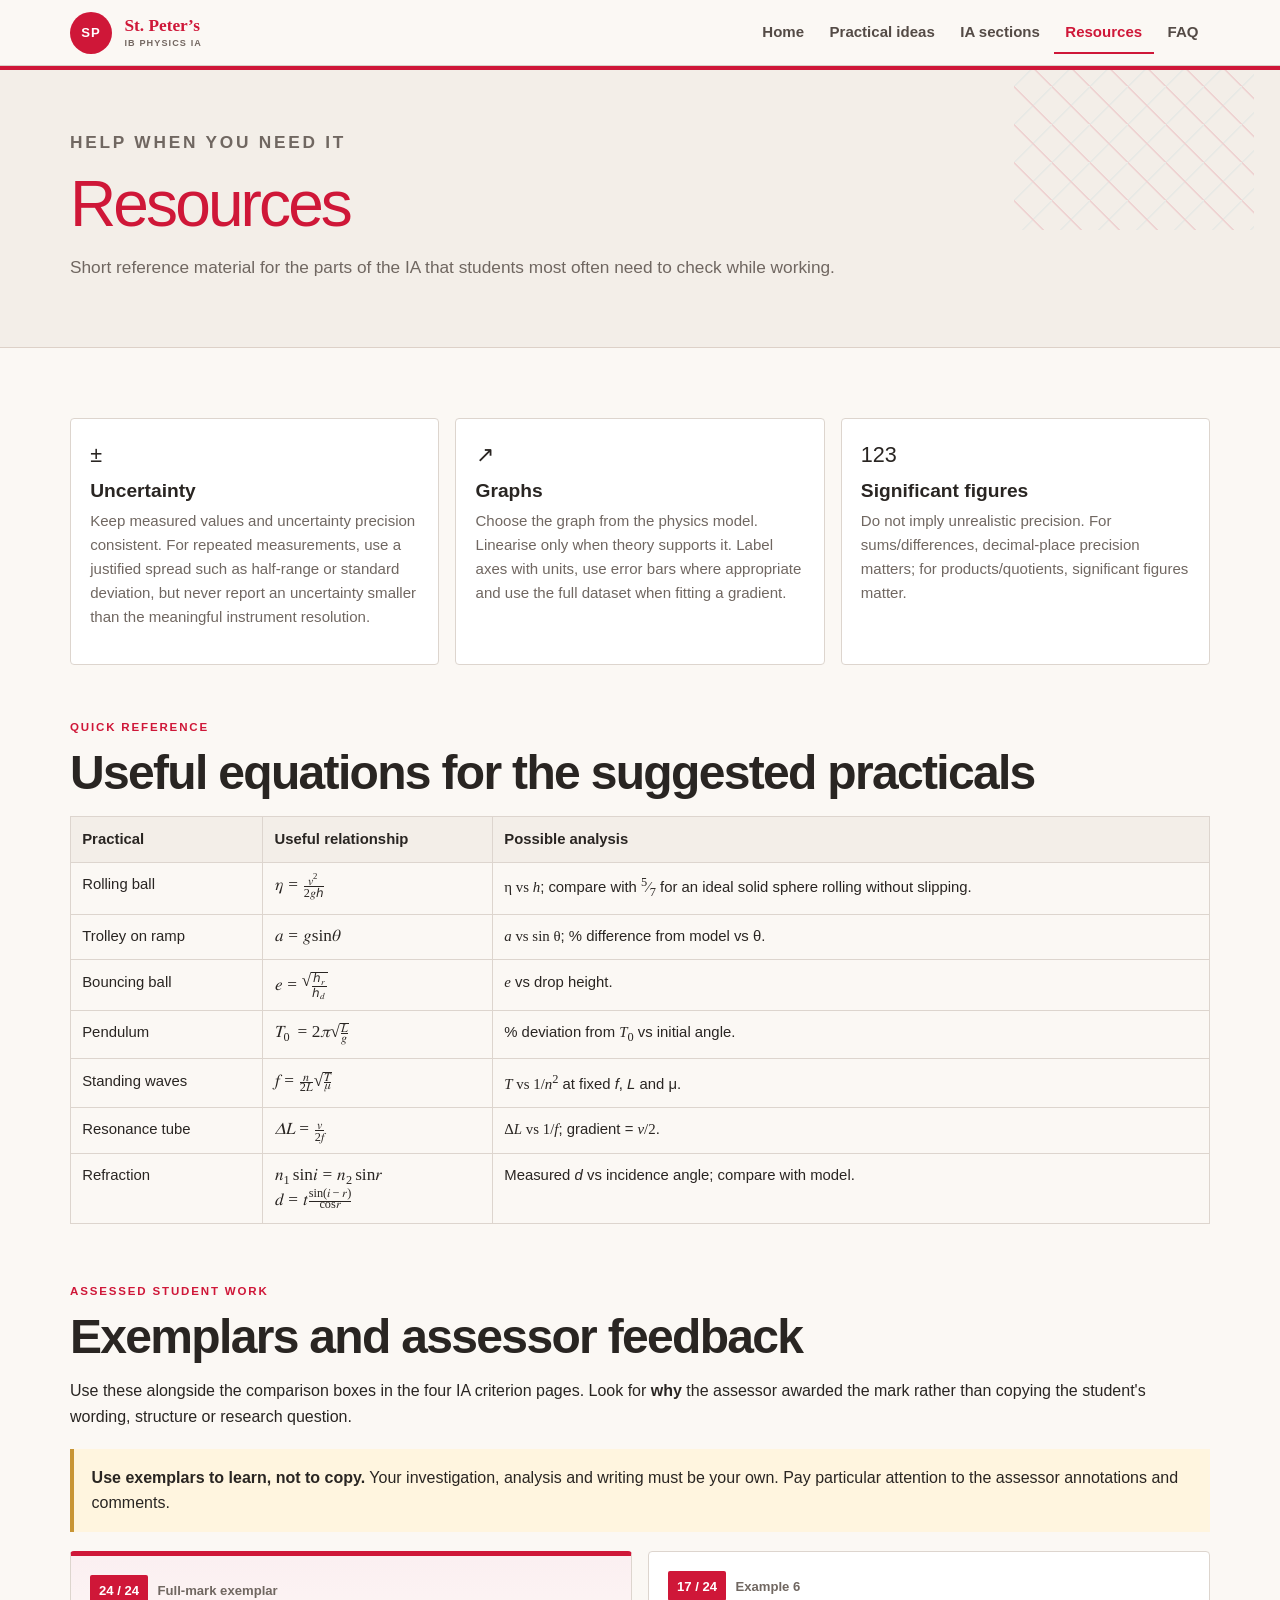
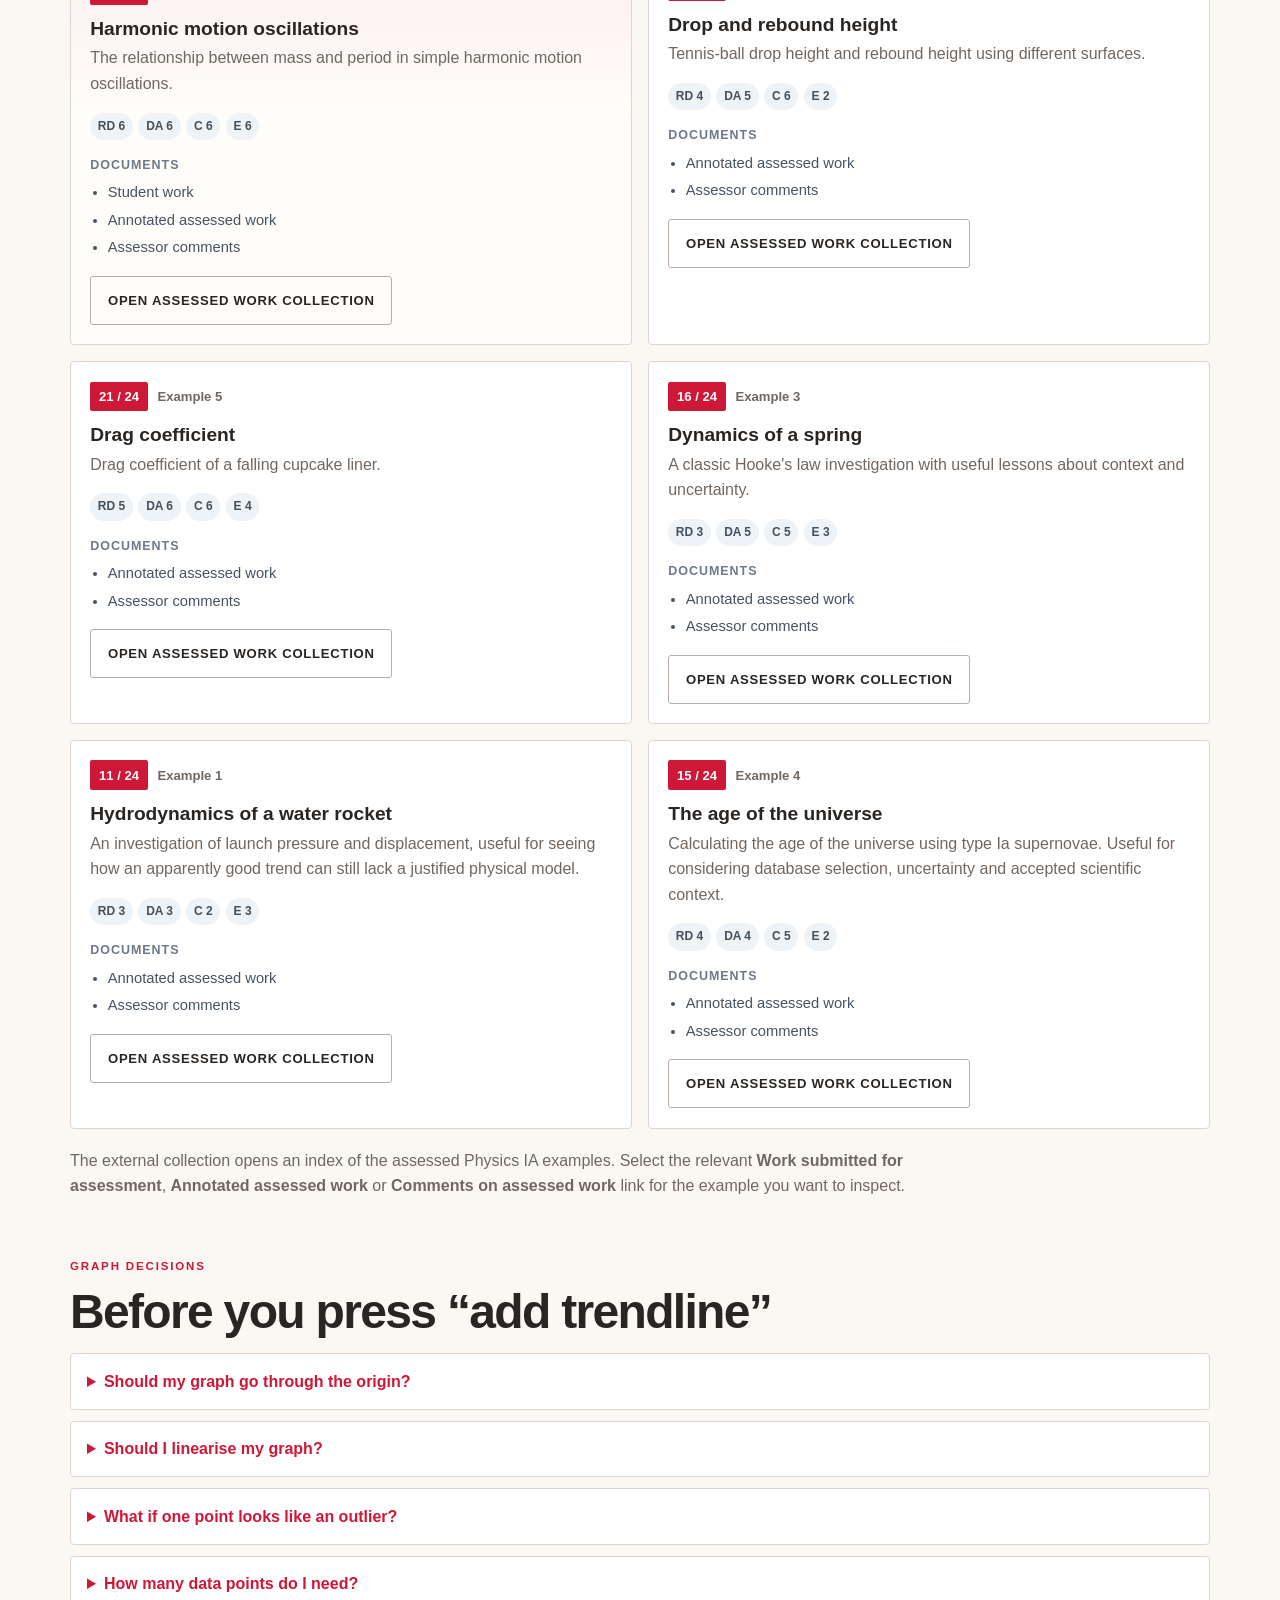
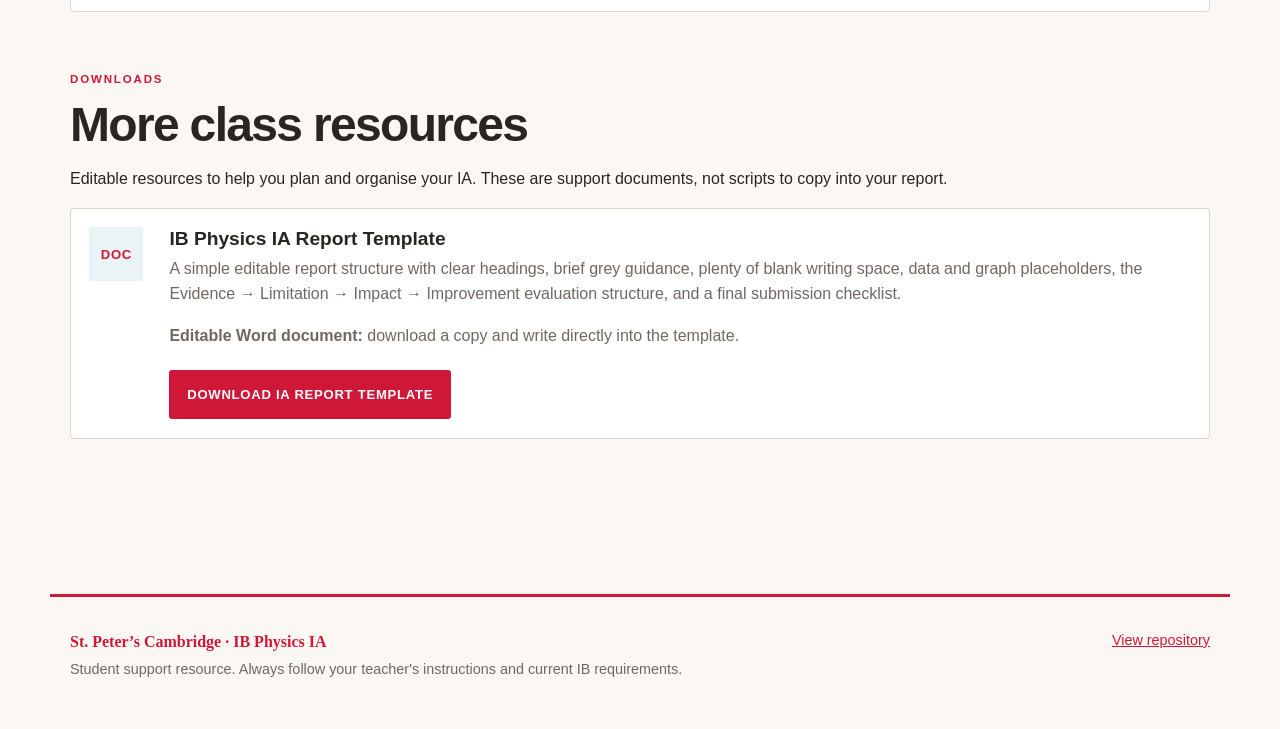
<file: resources.html>
<!doctype html>
<html lang="en">
<head>
  <meta charset="utf-8"><meta name="viewport" content="width=device-width,initial-scale=1">
  <meta name="description" content="IB Physics IA resources for uncertainties, graphs, formulas and practical support.">
  <title>Resources | IB Physics IA Guide</title>
  <link rel="stylesheet" href="styles.css"><script defer src="script.js"></script>
</head>
<body>
<a class="skip-link" href="#main">Skip to content</a>
<header class="site-header"><div class="nav-wrap"><a class="brand" href="index.html"><span class="brand-mark">SP</span><span class="brand-copy"><strong>St. Peter’s</strong><small>IB Physics IA</small></span></a><button class="nav-toggle" type="button" aria-expanded="false" aria-controls="main-nav">Menu</button><nav id="main-nav" class="main-nav" aria-label="Main navigation"><a href="index.html">Home</a><a href="practicals.html">Practical ideas</a><a href="guide.html">IA sections</a><a class="active" href="resources.html">Resources</a><a href="faq.html">FAQ</a></nav></div></header>
<main id="main">
<section class="page-hero"><div class="inner"><p class="eyebrow">Help when you need it</p><h1>Resources</h1><p>Short reference material for the parts of the IA that students most often need to check while working.</p></div></section>

<section class="section">
<div class="resource-grid">
  <article class="resource-card"><div class="resource-icon">±</div><h3>Uncertainty</h3><p>Keep measured values and uncertainty precision consistent. For repeated measurements, use a justified spread such as half-range or standard deviation, but never report an uncertainty smaller than the meaningful instrument resolution.</p></article>
  <article class="resource-card"><div class="resource-icon">↗</div><h3>Graphs</h3><p>Choose the graph from the physics model. Linearise only when theory supports it. Label axes with units, use error bars where appropriate and use the full dataset when fitting a gradient.</p></article>
  <article class="resource-card"><div class="resource-icon">123</div><h3>Significant figures</h3><p>Do not imply unrealistic precision. For sums/differences, decimal-place precision matters; for products/quotients, significant figures matter.</p></article>
</div>

<section class="content-section" style="margin-top:3rem">
  <p class="kicker">Quick reference</p><h2>Useful equations for the suggested practicals</h2>
  <table class="mini-table"><thead><tr><th>Practical</th><th>Useful relationship</th><th>Possible analysis</th></tr></thead><tbody>
    <tr><td>Rolling ball</td><td><math aria-label="eta equals v squared over 2 g h"><mi>η</mi><mo>=</mo><mfrac><msup><mi>v</mi><mn>2</mn></msup><mrow><mn>2</mn><mi>g</mi><mi>h</mi></mrow></mfrac></math></td><td><span class="math-inline">η vs <i>h</i></span>; compare with <span class="math-inline"><sup>5</sup>&frasl;<sub>7</sub></span> for an ideal solid sphere rolling without slipping.</td></tr>
    <tr><td>Trolley on ramp</td><td><math aria-label="a equals g sine theta"><mi>a</mi><mo>=</mo><mi>g</mi><mi mathvariant="normal">sin</mi><mi>θ</mi></math></td><td><span class="math-inline"><i>a</i> vs sin&nbsp;θ</span>; % difference from model vs θ.</td></tr>
    <tr><td>Bouncing ball</td><td><math aria-label="e equals square root rebound height over drop height"><mi>e</mi><mo>=</mo><msqrt><mfrac><msub><mi>h</mi><mi>r</mi></msub><msub><mi>h</mi><mi>d</mi></msub></mfrac></msqrt></math></td><td><span class="math-inline"><i>e</i></span> vs drop height.</td></tr>
    <tr><td>Pendulum</td><td><math aria-label="T zero equals 2 pi square root L over g"><msub><mi>T</mi><mn>0</mn></msub><mo>=</mo><mn>2</mn><mi>π</mi><msqrt><mfrac><mi>L</mi><mi>g</mi></mfrac></msqrt></math></td><td>% deviation from <span class="math-inline"><i>T</i><sub>0</sub></span> vs initial angle.</td></tr>
    <tr><td>Standing waves</td><td><math aria-label="f equals n over 2 L times square root T over mu"><mi>f</mi><mo>=</mo><mfrac><mi>n</mi><mrow><mn>2</mn><mi>L</mi></mrow></mfrac><msqrt><mfrac><mi>T</mi><mi>μ</mi></mfrac></msqrt></math></td><td><span class="math-inline"><i>T</i> vs 1/<i>n</i><sup>2</sup></span> at fixed <i>f</i>, <i>L</i> and μ.</td></tr>
    <tr><td>Resonance tube</td><td><math aria-label="delta L equals v over 2 f"><mi>Δ</mi><mi>L</mi><mo>=</mo><mfrac><mi>v</mi><mrow><mn>2</mn><mi>f</mi></mrow></mfrac></math></td><td><span class="math-inline">Δ<i>L</i> vs 1/<i>f</i></span>; gradient = <span class="math-inline"><i>v</i>/2</span>.</td></tr>
    <tr><td>Refraction</td><td><math aria-label="n one sine i equals n two sine r"><msub><mi>n</mi><mn>1</mn></msub><mi mathvariant="normal">sin</mi><mi>i</mi><mo>=</mo><msub><mi>n</mi><mn>2</mn></msub><mi mathvariant="normal">sin</mi><mi>r</mi></math><br><math aria-label="d equals t sine i minus r over cosine r"><mi>d</mi><mo>=</mo><mi>t</mi><mfrac><mrow><mi mathvariant="normal">sin</mi><mo>(</mo><mi>i</mi><mo>−</mo><mi>r</mi><mo>)</mo></mrow><mrow><mi mathvariant="normal">cos</mi><mi>r</mi></mrow></mfrac></math></td><td>Measured <i>d</i> vs incidence angle; compare with model.</td></tr>
  </tbody></table>
</section>


<section id="assessed-exemplars" class="content-section exemplar-library">
  <p class="kicker">Assessed student work</p>
  <h2>Exemplars and assessor feedback</h2>
  <p>Use these alongside the comparison boxes in the four IA criterion pages. Look for <strong>why</strong> the assessor awarded the mark rather than copying the student's wording, structure or research question.</p>
  <div class="callout warning"><strong>Use exemplars to learn, not to copy.</strong> Your investigation, analysis and writing must be your own. Pay particular attention to the assessor annotations and comments.</div>

  <div class="exemplar-library-grid">
    <article class="exemplar-resource featured">
      <div class="exemplar-resource-head"><span class="score-badge">24 / 24</span><span>Full-mark exemplar</span></div>
      <h3>Harmonic motion oscillations</h3>
      <p>The relationship between mass and period in simple harmonic motion oscillations.</p>
      <div class="mark-strip"><span>RD 6</span><span>DA 6</span><span>C 6</span><span>E 6</span></div>
      <h4>Documents</h4>
      <ul class="document-list"><li>Student work</li><li>Annotated assessed work</li><li>Assessor comments</li></ul>
      <a class="button secondary resource-button" href="https://sufferingrepo.me/IB%20ASSESSED%20STUDENT%20WORK/Group%204%20-%20Sciences/Physics%20Assessed%20Student%20Work%202025.pdf#page=4" target="_blank" rel="noopener">Open assessed work collection</a>
    </article>

    <article class="exemplar-resource">
      <div class="exemplar-resource-head"><span class="score-badge">17 / 24</span><span>Example 6</span></div>
      <h3>Drop and rebound height</h3>
      <p>Tennis-ball drop height and rebound height using different surfaces.</p>
      <div class="mark-strip"><span>RD 4</span><span>DA 5</span><span>C 6</span><span>E 2</span></div>
      <h4>Documents</h4>
      <ul class="document-list"><li>Annotated assessed work</li><li>Assessor comments</li></ul>
      <a class="button secondary resource-button" href="https://sufferingrepo.me/IB%20ASSESSED%20STUDENT%20WORK/Group%204%20-%20Sciences/Physics%20Assessed%20Student%20Work%202025.pdf#page=4" target="_blank" rel="noopener">Open assessed work collection</a>
    </article>

    <article class="exemplar-resource">
      <div class="exemplar-resource-head"><span class="score-badge">21 / 24</span><span>Example 5</span></div>
      <h3>Drag coefficient</h3>
      <p>Drag coefficient of a falling cupcake liner.</p>
      <div class="mark-strip"><span>RD 5</span><span>DA 6</span><span>C 6</span><span>E 4</span></div>
      <h4>Documents</h4>
      <ul class="document-list"><li>Annotated assessed work</li><li>Assessor comments</li></ul>
      <a class="button secondary resource-button" href="https://sufferingrepo.me/IB%20ASSESSED%20STUDENT%20WORK/Group%204%20-%20Sciences/Physics%20Assessed%20Student%20Work%202025.pdf#page=3" target="_blank" rel="noopener">Open assessed work collection</a>
    </article>

    <article class="exemplar-resource">
      <div class="exemplar-resource-head"><span class="score-badge">16 / 24</span><span>Example 3</span></div>
      <h3>Dynamics of a spring</h3>
      <p>A classic Hooke's law investigation with useful lessons about context and uncertainty.</p>
      <div class="mark-strip"><span>RD 3</span><span>DA 5</span><span>C 5</span><span>E 3</span></div>
      <h4>Documents</h4>
      <ul class="document-list"><li>Annotated assessed work</li><li>Assessor comments</li></ul>
      <a class="button secondary resource-button" href="https://sufferingrepo.me/IB%20ASSESSED%20STUDENT%20WORK/Group%204%20-%20Sciences/Physics%20Assessed%20Student%20Work%202025.pdf#page=3" target="_blank" rel="noopener">Open assessed work collection</a>
    </article>

    <article class="exemplar-resource">
      <div class="exemplar-resource-head"><span class="score-badge">11 / 24</span><span>Example 1</span></div>
      <h3>Hydrodynamics of a water rocket</h3>
      <p>An investigation of launch pressure and displacement, useful for seeing how an apparently good trend can still lack a justified physical model.</p>
      <div class="mark-strip"><span>RD 3</span><span>DA 3</span><span>C 2</span><span>E 3</span></div>
      <h4>Documents</h4>
      <ul class="document-list"><li>Annotated assessed work</li><li>Assessor comments</li></ul>
      <a class="button secondary resource-button" href="https://sufferingrepo.me/IB%20ASSESSED%20STUDENT%20WORK/Group%204%20-%20Sciences/Physics%20Assessed%20Student%20Work%202025.pdf#page=3" target="_blank" rel="noopener">Open assessed work collection</a>
    </article>

    <article class="exemplar-resource">
      <div class="exemplar-resource-head"><span class="score-badge">15 / 24</span><span>Example 4</span></div>
      <h3>The age of the universe</h3>
      <p>Calculating the age of the universe using type Ia supernovae. Useful for considering database selection, uncertainty and accepted scientific context.</p>
      <div class="mark-strip"><span>RD 4</span><span>DA 4</span><span>C 5</span><span>E 2</span></div>
      <h4>Documents</h4>
      <ul class="document-list"><li>Annotated assessed work</li><li>Assessor comments</li></ul>
      <a class="button secondary resource-button" href="https://sufferingrepo.me/IB%20ASSESSED%20STUDENT%20WORK/Group%204%20-%20Sciences/Physics%20Assessed%20Student%20Work%202025.pdf#page=3" target="_blank" rel="noopener">Open assessed work collection</a>
    </article>
  </div>

  <p class="small resource-source-note">The external collection opens an index of the assessed Physics IA examples. Select the relevant <strong>Work submitted for assessment</strong>, <strong>Annotated assessed work</strong> or <strong>Comments on assessed work</strong> link for the example you want to inspect.</p>
</section>

<section class="content-section">
  <p class="kicker">Graph decisions</p><h2>Before you press “add trendline”</h2>
  <details><summary>Should my graph go through the origin?</summary><div>Only if the physics model predicts a zero intercept and your data/uncertainty support that choice. Do not force the intercept to zero simply because the equation looks proportional.</div></details>
  <details><summary>Should I linearise my graph?</summary><div>Linearisation is useful when it follows directly from the theoretical model and makes the predicted relationship testable. Do not transform data just to manufacture a straight line.</div></details>
  <details><summary>What if one point looks like an outlier?</summary><div>Do not delete it automatically. Check the raw measurement, repeat that condition if possible, and justify any exclusion using evidence. You can often show the analysis with and without the point.</div></details>
  <details><summary>How many data points do I need?</summary><div>For a straightforward linear relationship, five independent-variable values is an absolute minimum in the supplied school guidance; use more where practical, especially for non-linear relationships. Repeated dependent measurements improve your estimate of spread.</div></details>
</section>


<section class="content-section" id="class-resources">
  <p class="kicker">Downloads</p><h2>More class resources</h2>
  <p>Editable resources to help you plan and organise your IA. These are support documents, not scripts to copy into your report.</p>
  <div class="class-resource-grid">
    <article class="class-resource-card">
      <div class="class-resource-icon">DOC</div>
      <div>
        <h3>IB Physics IA Report Template</h3>
        <p>A simple editable report structure with clear headings, brief grey guidance, plenty of blank writing space, data and graph placeholders, the Evidence → Limitation → Impact → Improvement evaluation structure, and a final submission checklist.</p>
        <p class="small"><strong>Editable Word document:</strong> download a copy and write directly into the template.</p>
        <a class="button primary" href="downloads/IB_Physics_IA_Report_Template.docx" download>Download IA Report Template</a>
      </div>
    </article>
  </div>
</section>
</section>
</main>
<footer class="site-footer"><div><strong>St. Peter’s Cambridge · IB Physics IA</strong><p>Student support resource. Always follow your teacher's instructions and current IB requirements.</p></div><a href="https://github.com/stp-science/ib-physics-ia-guide">View repository</a></footer>
</body></html>
</file>
<file: styles.css>
:root{
  --ink:#292522;--muted:#706761;--line:#ddd5ce;--paper:#fbf8f4;--soft:#f2ede7;
  --navy:#332d2a;--blue:#cf1738;--blue-soft:#fbe9ed;
  --amber:#c89535;--amber-soft:#fff5df;--green:#397463;--green-soft:#eaf3ef;
  --purple:#6d627a;--purple-soft:#f0edf2;--red:#cf1738;--red-soft:#fbe9ed;
  --school-red:#cf1738;--school-red-dark:#aa102c;--school-cream:#f3eee8;--school-blue:#9bc6d2;--school-blue-soft:#eaf4f6;
  --shadow:0 12px 34px rgba(63,43,38,.08);--radius:14px;--max:1180px;
}
*{box-sizing:border-box}
html{scroll-behavior:smooth}
body{margin:0;font-family:Inter,ui-sans-serif,system-ui,-apple-system,BlinkMacSystemFont,"Segoe UI",sans-serif;color:var(--ink);background:var(--paper);line-height:1.6}
a{color:inherit}
img{max-width:100%}
.skip-link{position:absolute;left:-9999px;top:8px;background:#000;color:#fff;padding:.6rem 1rem;z-index:100}
.skip-link:focus{left:8px}
.site-header{position:sticky;top:0;z-index:20;background:rgba(255,255,255,.94);backdrop-filter:blur(12px);border-bottom:1px solid rgba(223,229,236,.85)}
.nav-wrap{max-width:var(--max);margin:auto;padding:.8rem 1.25rem;display:flex;align-items:center;justify-content:space-between;gap:1rem}
.brand{display:flex;align-items:center;gap:.65rem;text-decoration:none;font-weight:800;color:var(--navy)}
.brand-mark{display:grid;place-items:center;width:38px;height:38px;border-radius:11px;background:var(--navy);color:#fff;font-size:.9rem;letter-spacing:.03em}
.main-nav{display:flex;align-items:center;gap:.15rem}
.main-nav a{text-decoration:none;padding:.55rem .78rem;border-radius:9px;color:#465363;font-weight:650;font-size:.94rem}
.main-nav a:hover,.main-nav a.active{background:#eef3f8;color:var(--navy)}
.nav-toggle{display:none;background:#eef3f8;border:0;border-radius:9px;padding:.55rem .8rem;font:inherit;font-weight:700}
.hero{background:linear-gradient(140deg,#f4f8ff 0%,#fff 46%,#eef8f4 100%);border-bottom:1px solid var(--line)}
.hero-inner{max-width:var(--max);margin:auto;padding:5.2rem 1.25rem;display:grid;grid-template-columns:minmax(0,1.6fr) minmax(280px,.7fr);gap:4rem;align-items:center}
.eyebrow{text-transform:uppercase;letter-spacing:.13em;font-weight:800;font-size:.74rem;color:var(--blue);margin:0 0 .7rem}
.eyebrow.light{color:#bed7ff}
h1,h2,h3{line-height:1.14;margin-top:0;color:var(--navy)}
h1{font-size:clamp(2.7rem,6vw,5rem);letter-spacing:-.055em;margin-bottom:1.25rem}
h2{font-size:clamp(2rem,4vw,3rem);letter-spacing:-.035em;margin-bottom:.85rem}
h3{font-size:1.2rem;margin-bottom:.55rem}
p{margin-top:0}
.hero-copy{font-size:1.14rem;color:var(--muted);max-width:720px}
.hero-actions{display:flex;gap:.8rem;flex-wrap:wrap;margin-top:1.7rem}
.button{display:inline-block;text-decoration:none;border-radius:11px;padding:.8rem 1.05rem;font-weight:800;border:1px solid transparent}
.button.primary{background:var(--navy);color:#fff}
.button.secondary{border-color:#cad4df;background:#fff;color:var(--navy)}
.button.light-button{background:#fff;color:var(--navy)}
.hero-card{background:#fff;border:1px solid var(--line);box-shadow:var(--shadow);border-radius:var(--radius);padding:1.6rem}
.mini-label{font-weight:800;text-transform:uppercase;letter-spacing:.08em;color:var(--muted);font-size:.72rem}
.score{font-size:4rem;font-weight:900;letter-spacing:-.06em;color:var(--navy);line-height:1}
.score span{font-size:1rem;letter-spacing:0;color:var(--muted)}
.small,small{color:var(--muted)}
.criterion-dots{display:flex;gap:.45rem;margin:1rem 0}
.dot{width:18px;height:7px;border-radius:99px}.dot.research{background:var(--blue)}.dot.data{background:#e59a16}.dot.conclusion{background:var(--green)}.dot.evaluation{background:var(--purple)}
.section{max-width:var(--max);margin:auto;padding:4.4rem 1.25rem}
.section.soft{max-width:none;background:var(--soft);border-top:1px solid var(--line);border-bottom:1px solid var(--line)}
.section.soft>.split{max-width:var(--max);margin:auto}
.section.compact{padding-top:2.2rem;padding-bottom:4.5rem}
.section-heading{max-width:760px;margin-bottom:2rem}
.criterion-grid{display:grid;grid-template-columns:repeat(4,1fr);gap:1rem}
.criterion-card{position:relative;min-height:255px;padding:1.35rem;border-radius:16px;text-decoration:none;border:1px solid var(--line);transition:transform .18s ease,box-shadow .18s ease}
.criterion-card:hover{transform:translateY(-3px);box-shadow:var(--shadow)}
.research-card{background:var(--blue-soft)}.data-card{background:var(--amber-soft)}.conclusion-card{background:var(--green-soft)}.evaluation-card{background:var(--purple-soft)}
.criterion-number{font-weight:900;font-size:.75rem;letter-spacing:.1em;opacity:.55}
.criterion-card h3{margin-top:2.2rem}.criterion-card p{color:#465363}.card-link{position:absolute;left:1.35rem;bottom:1.2rem;font-weight:800;font-size:.9rem}
.split{display:grid;grid-template-columns:1fr 1fr;gap:3rem;align-items:start}
.callout{border-radius:12px;padding:1rem 1.1rem;margin:1.2rem 0;border-left:4px solid}
.callout.warning{background:var(--amber-soft);border-color:#e59a16}
.callout.tip{background:var(--green-soft);border-color:var(--green)}
.callout.note{background:var(--blue-soft);border-color:var(--blue)}
.callout.danger{background:var(--red-soft);border-color:var(--red)}
.text-link{font-weight:800;color:var(--blue);text-decoration:none}
.steps-card{background:#fff;border:1px solid var(--line);border-radius:var(--radius);padding:1.45rem;box-shadow:0 8px 24px rgba(16,42,67,.05)}
.check-steps{list-style:none;padding:0;margin:0;display:grid;gap:.9rem}
.check-steps li{display:flex;gap:.8rem;align-items:flex-start}
.check-steps li>span{flex:0 0 30px;height:30px;display:grid;place-items:center;background:var(--navy);color:#fff;border-radius:50%;font-weight:800;font-size:.8rem}
.practical-preview-grid{display:grid;grid-template-columns:repeat(4,1fr);gap:1rem}
.preview-card{padding:1.2rem;border:1px solid var(--line);border-radius:14px;text-decoration:none;background:#fff;transition:.18s ease}
.preview-card:hover{border-color:#aebdca;box-shadow:0 8px 24px rgba(16,42,67,.07);transform:translateY(-2px)}
.preview-card>span{font-weight:900;color:#8a98a8;font-size:.75rem}.preview-card h3{margin:.55rem 0 .25rem}.preview-card p{color:var(--muted);font-size:.9rem;margin:0}
.banner{border-radius:20px;background:var(--navy);color:#fff;padding:2rem 2.2rem;display:flex;align-items:center;justify-content:space-between;gap:2rem}
.banner h2{color:#fff;margin-bottom:.45rem}.banner p{max-width:800px;color:#dbe8f4;margin-bottom:0}
.page-hero{background:#f5f8fb;border-bottom:1px solid var(--line)}
.page-hero .inner{max-width:var(--max);margin:auto;padding:3.7rem 1.25rem 3rem}
.page-hero h1{font-size:clamp(2.4rem,5vw,4.1rem);margin-bottom:.8rem}.page-hero p{max-width:780px;color:var(--muted);font-size:1.08rem}
.subnav{display:flex;gap:.55rem;flex-wrap:wrap;margin-top:1.4rem}.subnav a{text-decoration:none;padding:.48rem .7rem;border-radius:999px;background:#fff;border:1px solid var(--line);font-size:.88rem;font-weight:700}
.content-grid{display:grid;grid-template-columns:minmax(0,1fr) 280px;gap:2rem;align-items:start}
.side-nav{position:sticky;top:88px;border:1px solid var(--line);border-radius:14px;padding:1rem;background:#fff}
.side-nav strong{display:block;margin-bottom:.55rem}.side-nav a{display:block;text-decoration:none;padding:.42rem .55rem;border-radius:7px;color:var(--muted);font-size:.9rem}.side-nav a:hover{background:var(--soft);color:var(--navy)}
.content-section{scroll-margin-top:90px;margin-bottom:3.3rem}
.kicker{display:inline-block;font-weight:850;font-size:.72rem;letter-spacing:.08em;text-transform:uppercase;color:var(--blue);margin-bottom:.6rem}
.info-grid{display:grid;grid-template-columns:repeat(2,1fr);gap:1rem;margin:1.3rem 0}
.info-box{border:1px solid var(--line);border-radius:13px;padding:1rem;background:#fff}.info-box h4{margin:.05rem 0 .4rem;color:var(--navy)}.info-box p,.info-box li{font-size:.94rem;color:#4e5b69}
.practical{scroll-margin-top:90px;border:1px solid var(--line);border-radius:18px;margin-bottom:1.4rem;overflow:hidden;background:#fff}
.practical-head{padding:1.35rem 1.45rem;background:#f8fafc;border-bottom:1px solid var(--line)}
.practical-head .number{font-size:.75rem;font-weight:900;color:var(--blue);letter-spacing:.08em}
.practical-head h2{font-size:1.65rem;margin:.25rem 0}.practical-head p{color:var(--muted);margin:0}
.practical-body{padding:1.45rem}
.rq{font-size:1.03rem;background:var(--blue-soft);border-left:4px solid var(--blue);padding:1rem 1.1rem;border-radius:0 10px 10px 0;margin:1rem 0 1.3rem}.rq strong{display:block;color:var(--navy);margin-bottom:.25rem}
.two-col{display:grid;grid-template-columns:1fr 1fr;gap:1.5rem}
.label{font-size:.73rem;text-transform:uppercase;letter-spacing:.08em;font-weight:900;color:#6d7987}
.method{counter-reset:steps;padding-left:0;list-style:none}.method li{counter-increment:steps;position:relative;padding-left:2.35rem;margin:.72rem 0}.method li:before{content:counter(steps);position:absolute;left:0;top:.06rem;width:1.55rem;height:1.55rem;border-radius:50%;display:grid;place-items:center;background:#edf2f7;color:var(--navy);font-weight:900;font-size:.75rem}
.equation{font-family:"Cambria Math",Cambria,serif;background:#f7f9fb;border:1px solid var(--line);border-radius:10px;padding:.85rem 1rem;text-align:center;font-size:1.08rem;margin:.8rem 0}
.tag-row{display:flex;gap:.45rem;flex-wrap:wrap;margin:.55rem 0 0}.tag{font-size:.73rem;padding:.27rem .55rem;border-radius:999px;background:#eef3f7;color:#51606f;font-weight:750}
.guide-block{border:1px solid var(--line);border-radius:17px;overflow:hidden;margin-bottom:1.5rem;background:#fff}.guide-block>.guide-head{padding:1.2rem 1.35rem;border-bottom:1px solid var(--line)}.guide-block>.guide-body{padding:1.3rem 1.35rem}.guide-head h2{font-size:1.6rem;margin:.2rem 0}.guide-head.research{background:var(--blue-soft)}.guide-head.data{background:var(--amber-soft)}.guide-head.conclusion{background:var(--green-soft)}.guide-head.evaluation{background:var(--purple-soft)}
.do-avoid{display:grid;grid-template-columns:1fr 1fr;gap:1rem;margin:1rem 0}.do-avoid>div{border-radius:12px;padding:1rem}.do{background:var(--green-soft)}.avoid{background:var(--red-soft)}.do h4,.avoid h4{margin:.1rem 0 .5rem}
.mini-table{width:100%;border-collapse:collapse;margin:1rem 0;font-size:.93rem}.mini-table th,.mini-table td{border:1px solid var(--line);padding:.65rem .7rem;text-align:left;vertical-align:top}.mini-table th{background:#f3f6f9;color:var(--navy)}
details{border:1px solid var(--line);border-radius:12px;margin:.7rem 0;background:#fff}summary{cursor:pointer;padding:.9rem 1rem;font-weight:800;color:var(--navy)}details>div{padding:0 1rem 1rem;color:#475565}
.resource-grid{display:grid;grid-template-columns:repeat(3,1fr);gap:1rem}.resource-card{border:1px solid var(--line);border-radius:15px;padding:1.2rem;background:#fff}.resource-card h3{margin:.45rem 0}.resource-card p{color:var(--muted);font-size:.94rem}.resource-icon{font-size:1.35rem}
.checklist{display:grid;gap:.55rem}.check-item{display:flex;gap:.7rem;align-items:flex-start;padding:.7rem .8rem;border:1px solid var(--line);border-radius:10px;background:#fff}.check-item input{margin-top:.27rem;transform:scale(1.15)}.check-item label{cursor:pointer}
.progress-wrap{margin:1rem 0 1.4rem}.progress-bar{height:10px;background:#e8edf2;border-radius:999px;overflow:hidden}.progress-bar span{display:block;height:100%;width:0;background:var(--green);transition:width .2s ease}.progress-text{font-size:.85rem;color:var(--muted);margin-top:.4rem}
.site-footer{max-width:var(--max);margin:2rem auto 0;border-top:1px solid var(--line);padding:2rem 1.25rem 3rem;display:flex;justify-content:space-between;gap:2rem;color:var(--muted);font-size:.9rem}.site-footer p{margin:.25rem 0 0}.site-footer a{color:var(--blue)}
@media(max-width:900px){
  .criterion-grid,.practical-preview-grid{grid-template-columns:repeat(2,1fr)}
  .hero-inner,.split,.content-grid{grid-template-columns:1fr}
  .hero-inner{gap:2rem;padding-top:3.6rem}
  .side-nav{position:static}
  .resource-grid{grid-template-columns:1fr 1fr}
}
@media(max-width:700px){
  .nav-toggle{display:block}.main-nav{display:none;position:absolute;left:1rem;right:1rem;top:64px;background:#fff;border:1px solid var(--line);box-shadow:var(--shadow);border-radius:14px;padding:.6rem;flex-direction:column;align-items:stretch}.main-nav.open{display:flex}.main-nav a{padding:.7rem .8rem}
  h1{font-size:2.65rem}.hero-inner{padding:3.3rem 1.1rem}.section{padding:3.3rem 1.1rem}
  .criterion-grid,.practical-preview-grid,.resource-grid,.info-grid,.two-col,.do-avoid{grid-template-columns:1fr}
  .banner,.site-footer{flex-direction:column;align-items:flex-start}
  .criterion-card{min-height:220px}
}
@media print{
  .site-header,.site-footer,.nav-toggle,.button,.side-nav{display:none!important}
  body{font-size:11pt}.section{padding:1rem 0}.page-hero .inner{padding:1rem 0}.practical,.guide-block{break-inside:avoid;box-shadow:none}
}
/* Native equation formatting: no external maths renderer required */
.equation math{font-size:1.28rem;max-width:100%;overflow-x:auto;overflow-y:hidden}
math{font-family:"Cambria Math","STIX Two Math","Times New Roman",serif}
.math-inline{white-space:nowrap;font-family:"Cambria Math","STIX Two Math","Times New Roman",serif}
.mini-table math{font-size:1.08rem;white-space:nowrap}

.analysis-flow{display:grid;grid-template-columns:repeat(3,1fr);gap:.8rem;margin:1.2rem 0 1.4rem}
.analysis-flow>div{border:1px solid var(--line);border-radius:13px;padding:1rem;background:#fff;display:grid;grid-template-columns:34px 1fr;column-gap:.65rem;align-items:start}
.analysis-flow span{grid-row:1/3;width:30px;height:30px;border-radius:50%;background:var(--navy);color:#fff;display:grid;place-items:center;font-weight:900;font-size:.8rem}
.analysis-flow strong{color:var(--navy)}
.analysis-flow small{display:block;line-height:1.4;margin-top:.15rem}
.formula-stack{display:grid;grid-template-columns:1fr 1fr;gap:1rem}
.example-box{border:1px solid #cfd8e3;background:#f8fafc;border-radius:13px;padding:1rem 1.1rem;margin:1rem 0}
.example-box p:last-child{margin-bottom:0}
.calculator-grid{display:grid;grid-template-columns:repeat(3,1fr);gap:1rem}
.calc-card{border:1px solid var(--line);border-radius:15px;padding:1.15rem;background:#fff}
.calc-card label{display:block;font-size:.86rem;font-weight:750;color:#4e5b69;margin:.7rem 0}
.calc-card input{display:block;width:100%;margin-top:.3rem;border:1px solid #cbd5df;border-radius:8px;padding:.62rem .7rem;font:inherit}
.calc-card button{border:0;background:var(--navy);color:#fff;border-radius:9px;padding:.62rem .8rem;font:inherit;font-weight:800;cursor:pointer}
.calc-card output{display:block;margin-top:.8rem;min-height:1.6rem;font-weight:850;color:var(--green)}
@media(max-width:900px){.analysis-flow{grid-template-columns:repeat(2,1fr)}.calculator-grid{grid-template-columns:1fr}.formula-stack{grid-template-columns:1fr}}
@media(max-width:600px){.analysis-flow{grid-template-columns:1fr}}

.section-tabs{display:flex;gap:.55rem;flex-wrap:wrap;margin-top:1.5rem}
.section-tabs a{text-decoration:none;padding:.58rem .8rem;border-radius:10px;border:1px solid var(--line);background:#fff;color:#52606d;font-weight:800;font-size:.88rem}
.section-tabs a:hover{border-color:#aebdca;color:var(--navy)}
.section-tabs a.active{background:var(--navy);border-color:var(--navy);color:#fff}
.analysis-flow.four{grid-template-columns:repeat(4,1fr)}
.evaluation-chain{display:grid;grid-template-columns:1fr auto 1fr auto 1fr auto 1fr;align-items:stretch;gap:.55rem;margin:1.2rem 0 1.5rem}
.evaluation-chain>div{border:1px solid var(--line);border-radius:13px;padding:1rem;background:#fff}
.evaluation-chain strong{display:block;color:var(--navy);margin-bottom:.3rem}
.evaluation-chain span{display:block;color:var(--muted);font-size:.9rem}
.evaluation-chain>b{display:grid;place-items:center;color:#8a98a8;font-size:1.25rem}
.check-symbol{flex:0 0 24px;width:24px;height:24px;border-radius:50%;display:grid;place-items:center;background:var(--green-soft);color:var(--green);font-weight:900}
.static-checklist .check-item{align-items:center}
@media(max-width:900px){
  .analysis-flow.four{grid-template-columns:repeat(2,1fr)}
  .evaluation-chain{grid-template-columns:1fr}
  .evaluation-chain>b{transform:rotate(90deg);height:16px}
}
@media(max-width:600px){.analysis-flow.four{grid-template-columns:1fr}}

.video-resource{margin:1.35rem 0;padding:1.15rem;border:1px solid var(--line);border-radius:15px;background:#fff}
.video-resource-head p:last-child{margin-bottom:.9rem;color:var(--muted)}
.video-frame{position:relative;width:100%;aspect-ratio:16/9;border-radius:12px;overflow:hidden;background:#0b1220;margin-bottom:.8rem}
.video-frame iframe{position:absolute;inset:0;width:100%;height:100%;border:0}

.exemplar-section{padding-top:.5rem}
.exemplar-intro{max-width:850px;color:var(--muted)}
.exemplar-compare{display:grid;grid-template-columns:1fr 1fr;gap:1rem;margin:1.2rem 0}
.exemplar-card{border:1px solid var(--line);border-radius:16px;padding:1.2rem 1.25rem;background:#fff}
.exemplar-card h3{margin:.85rem 0 .65rem}
.exemplar-card ul{padding-left:1.15rem;margin-bottom:1rem}
.exemplar-card li{margin:.45rem 0}
.exemplar-full{border-top:5px solid var(--green)}
.exemplar-near{border-top:5px solid #d69821}
.exemplar-developing{border-top:5px solid #b55a5a}
.exemplar-top{display:flex;align-items:center;gap:.65rem;flex-wrap:wrap;font-size:.85rem;font-weight:800;color:#556270}
.score-badge{display:inline-block;padding:.28rem .55rem;border-radius:999px;background:var(--navy);color:#fff;font-weight:900}
.assessor-summary{border-top:1px solid var(--line);padding-top:.8rem;margin-bottom:0;color:#465363;font-size:.92rem}
.exemplar-takeaway{background:#f3f7fb;border-left:4px solid var(--navy);border-radius:0 12px 12px 0;padding:1rem 1.1rem}
.exemplar-takeaway p{margin:.3rem 0 0}
@media(max-width:800px){.exemplar-compare{grid-template-columns:1fr}}

.exemplar-library-grid{display:grid;grid-template-columns:repeat(2,minmax(0,1fr));gap:1rem;margin:1.2rem 0}
.exemplar-resource{border:1px solid var(--line);border-radius:16px;padding:1.2rem;background:#fff}
.exemplar-resource.featured{border-top:5px solid var(--green);background:linear-gradient(180deg,#f4fbf7 0,#fff 42%)}
.exemplar-resource-head{display:flex;gap:.6rem;align-items:center;flex-wrap:wrap;font-size:.82rem;font-weight:800;color:var(--muted)}
.exemplar-resource h3{margin:.8rem 0 .35rem}
.exemplar-resource h4{font-size:.78rem;text-transform:uppercase;letter-spacing:.08em;color:#6d7987;margin:1rem 0 .35rem}
.exemplar-resource>p{color:var(--muted)}
.mark-strip{display:flex;gap:.35rem;flex-wrap:wrap;margin:.8rem 0}
.mark-strip span{font-size:.75rem;font-weight:850;padding:.25rem .48rem;border-radius:999px;background:#eef3f7;color:#43515f}
.document-list{margin:.25rem 0 1rem;padding-left:1.1rem;color:#465363;font-size:.92rem}
.document-list li{margin:.25rem 0}
.resource-button{font-size:.86rem;padding:.62rem .8rem}
.resource-source-note{max-width:880px;margin-top:1rem}
@media(max-width:800px){.exemplar-library-grid{grid-template-columns:1fr}}

.work-snippet{margin:1rem 0;padding:.9rem 1rem;background:#f8fafc;border:1px solid #dbe3ea;border-radius:12px}
.snippet-label{margin:0 0 .55rem;font-size:.72rem;font-weight:900;text-transform:uppercase;letter-spacing:.08em;color:#667585}
.work-snippet blockquote{margin:.55rem 0;padding:.65rem .8rem;border-left:3px solid #9aaaba;background:#fff;border-radius:0 8px 8px 0;font-family:Georgia,"Times New Roman",serif;font-size:.94rem;line-height:1.55;color:#273443}
.snippet-note{margin:.65rem 0 0;font-size:.86rem;line-height:1.45;color:#566574}

.ia-overview-section{padding-top:3.2rem}
.ia-at-a-glance{display:grid;grid-template-columns:repeat(4,1fr);gap:.8rem;margin:1.4rem 0 2rem}
.ia-stat{border:1px solid var(--line);background:#fff;border-radius:14px;padding:1rem 1.05rem}
.ia-stat strong{display:block;font-size:1.65rem;line-height:1;color:var(--navy);margin-bottom:.4rem}
.ia-stat span{display:block;color:var(--muted);font-size:.86rem;line-height:1.35}
.ia-timeline{display:grid;gap:.75rem;margin:0 0 2rem}
.timeline-item{display:grid;grid-template-columns:82px 1fr;gap:1rem;align-items:center;background:#fff;border:1px solid var(--line);border-radius:15px;padding:1rem 1.1rem}
.timeline-item.milestone{border-left:5px solid #d69821}
.timeline-item.final{border-left:5px solid var(--green)}
.timeline-date{width:68px;min-height:68px;border-radius:12px;background:#eef3f7;display:flex;flex-direction:column;align-items:center;justify-content:center;color:var(--navy);font-weight:900;text-align:center}
.timeline-date span{font-size:1.18rem;line-height:1.05}
.timeline-date small{font-size:.7rem;letter-spacing:.1em;margin-top:.18rem}
.timeline-label{margin:0 0 .18rem;font-size:.72rem;text-transform:uppercase;letter-spacing:.08em;color:var(--muted);font-weight:850}
.timeline-item h3{margin:.1rem 0 .2rem}
.timeline-item p:last-child{margin:0;color:#52606d}
.admin-grid{display:grid;grid-template-columns:repeat(2,1fr);gap:1rem}
.admin-card{background:#fff;border:1px solid var(--line);border-radius:15px;padding:1.15rem}
.admin-card h3{margin-top:0}
.admin-card ul{padding-left:1.1rem;margin-bottom:0}
.admin-card li{margin:.38rem 0}
.admin-card p{margin-bottom:0;color:#52606d}
.ia-file-note{margin-top:1rem}
@media(max-width:900px){.ia-at-a-glance{grid-template-columns:repeat(2,1fr)}}
@media(max-width:700px){
 .admin-grid{grid-template-columns:1fr}
 .timeline-item{grid-template-columns:64px 1fr;padding:.9rem}
 .timeline-date{width:58px;min-height:62px}
}
@media(max-width:520px){.ia-at-a-glance{grid-template-columns:1fr 1fr}.ia-stat strong{font-size:1.35rem}}

.equipment-request-card{display:flex;align-items:center;justify-content:space-between;gap:1.2rem;margin-top:1.2rem;padding:1.2rem 1.3rem;border:1px solid var(--line);border-radius:15px;background:#fff}
.equipment-request-card h3{margin:.1rem 0 .3rem}
.equipment-request-card p:last-child{margin-bottom:0;color:var(--muted)}
.equipment-request-card .button{flex:0 0 auto;text-align:center}
.compact-request{margin:1rem 0 2rem}
@media(max-width:720px){.equipment-request-card{align-items:flex-start;flex-direction:column}.equipment-request-card .button{width:100%}}

.research-video-library{margin-top:1.2rem}
.research-video-library>.video-resource-head{margin-bottom:.8rem}
.research-video-grid{display:grid;grid-template-columns:repeat(3,minmax(0,1fr));gap:1rem;margin-bottom:1rem}
.video-card{margin:0}
.video-card-title{font-weight:850;margin:0 0 .7rem;color:var(--navy)}
.featured-video{margin-top:1rem}
@media(max-width:950px){.research-video-grid{grid-template-columns:1fr 1fr}}
@media(max-width:650px){.research-video-grid{grid-template-columns:1fr}}

.class-resource-grid{display:grid;gap:1rem;margin-top:1rem}
.class-resource-card{display:grid;grid-template-columns:64px 1fr;gap:1rem;align-items:start;border:1px solid var(--line);border-radius:16px;background:#fff;padding:1.15rem}
.class-resource-icon{width:54px;height:54px;border-radius:12px;background:#eaf2f7;color:var(--navy);font-weight:900;display:flex;align-items:center;justify-content:center;font-size:.82rem;letter-spacing:.05em}
.class-resource-card h3{margin:.05rem 0 .35rem}
.class-resource-card p{color:var(--muted)}
.class-resource-card .button{margin-top:.35rem}
@media(max-width:620px){.class-resource-card{grid-template-columns:1fr}.class-resource-icon{width:48px;height:48px}}


/* St. Peter's refreshed brand layer */
body{font-family:Arial,Helvetica,sans-serif;background:var(--paper);color:var(--ink)}
.site-header{background:rgba(251,248,244,.96);border-bottom:1px solid #d9d0c8}
.nav-wrap{padding-top:.72rem;padding-bottom:.72rem}
.brand{gap:.78rem;color:var(--school-red);font-family:Georgia,"Times New Roman",serif;font-weight:700}
.brand-mark{width:42px;height:42px;border-radius:50%;background:var(--school-red);color:#fff;font-family:Arial,Helvetica,sans-serif;font-size:.82rem;letter-spacing:.08em}
.brand-copy{display:flex;flex-direction:column;line-height:1.03}
.brand-copy strong{font-size:1.08rem;font-weight:700}
.brand-copy small{font-family:Arial,Helvetica,sans-serif;text-transform:uppercase;letter-spacing:.12em;font-size:.57rem;color:#746862;margin-top:.28rem;font-weight:800}
.main-nav a{border-radius:0;color:#544b46;padding:.5rem .72rem;border-bottom:2px solid transparent}
.main-nav a:hover,.main-nav a.active{background:transparent;color:var(--school-red);border-bottom-color:var(--school-red)}
.nav-toggle{background:var(--school-red);color:#fff;border-radius:4px}

.hero{position:relative;background:linear-gradient(130deg,#f2ece5 0%,#fbf8f4 55%,#eaf4f6 100%);border-bottom:0;overflow:hidden}
.hero:after{content:"";position:absolute;right:-55px;bottom:-85px;width:310px;height:310px;opacity:.22;background:
linear-gradient(45deg,transparent 46%,var(--school-red) 47%,var(--school-red) 49%,transparent 50%),
linear-gradient(-45deg,transparent 46%,var(--school-blue) 47%,var(--school-blue) 49%,transparent 50%);
background-size:44px 44px;transform:rotate(8deg);pointer-events:none}
.hero-inner{position:relative;z-index:1;padding-top:5.6rem;padding-bottom:5.6rem}
.eyebrow,.kicker{color:var(--school-red);letter-spacing:.16em}
h1,h2,h3{color:var(--ink)}
.hero h1,.page-hero h1{color:var(--school-red);font-weight:500;letter-spacing:-.045em}
h2{font-weight:600}
h3{font-weight:700}
.hero-card{border:0;border-top:5px solid var(--school-red);border-radius:4px;background:#fffdf9;box-shadow:var(--shadow)}
.score{color:var(--school-red)}
.criterion-dots .dot{height:5px;border-radius:0}
.dot.research,.dot.conclusion{background:var(--school-red)}
.dot.data,.dot.evaluation{background:var(--school-blue)}

.button{border-radius:3px;text-transform:uppercase;letter-spacing:.055em;font-size:.82rem;padding:.82rem 1.05rem}
.button.primary{background:var(--school-red);color:#fff}
.button.primary:hover{background:var(--school-red-dark)}
.button.secondary{border-color:#b9aea6;background:transparent;color:var(--ink)}
.button.secondary:hover{border-color:var(--school-red);color:var(--school-red)}
.button.light-button{color:var(--school-red);border-radius:3px}

.page-hero{position:relative;background:var(--school-cream);border-bottom:1px solid #ddd1c8;border-top:4px solid var(--school-red);overflow:hidden}
.page-hero:after{content:"";position:absolute;right:2%;top:-60px;width:240px;height:220px;opacity:.12;background:
linear-gradient(45deg,transparent 47%,var(--school-red) 48%,var(--school-red) 50%,transparent 51%),
linear-gradient(-45deg,transparent 47%,var(--school-blue) 48%,var(--school-blue) 50%,transparent 51%);
background-size:38px 38px;pointer-events:none}
.page-hero .inner{position:relative;z-index:1}
.subnav a,.section-tabs a{border-radius:2px;background:#fffdf9}
.section-tabs a.active{background:var(--school-red);border-color:var(--school-red)}
.section-tabs a:hover,.subnav a:hover{border-color:var(--school-red);color:var(--school-red)}

.section.soft{background:#f1ece6;border-color:#ddd5ce}
.criterion-card{border-radius:4px;background:#fffdf9!important;border:1px solid var(--line);border-top:4px solid var(--school-red)}
.criterion-card:nth-child(even){border-top-color:var(--school-blue)}
.criterion-card:hover{border-color:#ccbfb6}
.card-link,.text-link{color:var(--school-red)}

.banner{background:var(--school-red);border-radius:4px}
.banner p{color:#fae9ed}

.callout{border-radius:0;border-left-width:4px}
.callout.note{background:var(--school-blue-soft);border-color:var(--school-blue)}
.callout.warning{background:#fff5df;border-color:#c89535}
.callout.tip{background:#eef5f1;border-color:#397463}
.callout.danger{background:#fbe9ed;border-color:var(--school-red)}

.steps-card,.info-box,.resource-card,.admin-card,.timeline-item,.equipment-request-card,.class-resource-card,
.video-resource,.exemplar-card,.exemplar-resource,.calc-card,.side-nav,.check-item,.example-box,details,.practical,.guide-block{
  border-radius:4px;
}
.check-steps li>span,.analysis-flow span{background:var(--school-red)}
.progress-bar span{background:var(--school-red)}

.practical-head{background:var(--school-cream)}
.practical-head .number,.rq strong{color:var(--school-red)}
.rq{background:#fbe9ed;border-left-color:var(--school-red);border-radius:0}
.tag{border-radius:2px;background:#efe9e3}
.method li:before{background:var(--school-blue-soft);color:var(--school-red);border-radius:50%}

.mini-table th{background:var(--school-cream);color:var(--ink)}
.equation{background:#fffdf9;border-radius:2px}
.side-nav a:hover{background:var(--school-cream);color:var(--school-red)}
summary{color:var(--school-red)}
.calc-card button{background:var(--school-red);border-radius:2px}

.exemplar-full{border-top-color:var(--school-red)}
.exemplar-near{border-top-color:var(--school-blue)}
.exemplar-developing{border-top-color:#8b7770}
.score-badge{background:var(--school-red);border-radius:2px}
.exemplar-takeaway{background:var(--school-blue-soft);border-left-color:var(--school-blue);border-radius:0}
.exemplar-resource.featured{border-top-color:var(--school-red);background:linear-gradient(180deg,#fbeff1 0,#fffdf9 42%)}
.work-snippet{background:#f5f0ea;border-radius:3px}
.work-snippet blockquote{border-left-color:var(--school-red);border-radius:0}

.ia-stat{border-radius:3px;background:#fffdf9}
.ia-stat strong{color:var(--school-red)}
.timeline-date{border-radius:2px;background:var(--school-red);color:#fff}
.timeline-date small{color:#fff}
.timeline-item.milestone{border-left-color:#c89535}
.timeline-item.final{border-left-color:var(--school-red)}
.class-resource-icon{border-radius:2px;background:var(--school-blue-soft);color:var(--school-red)}

.site-footer{border-top:3px solid var(--school-red);color:#716761}
.site-footer strong{font-family:Georgia,"Times New Roman",serif;color:var(--school-red);font-size:1rem}
.site-footer a{color:var(--school-red)}

@media(max-width:700px){
  .main-nav{background:var(--paper);border-radius:3px}
  .main-nav a{border-bottom:0;border-left:3px solid transparent}
  .main-nav a:hover,.main-nav a.active{border-left-color:var(--school-red)}
  .hero:after,.page-hero:after{opacity:.09}
}

.rq-options{margin:.55rem 0 .65rem;padding-left:1.25rem}
.rq-options li{margin:.55rem 0;line-height:1.5}
.rq-options li::marker{font-weight:900;color:var(--school-red)}
.rq-note{margin:.8rem 0 0;padding-top:.7rem;border-top:1px solid rgba(207,23,56,.18);font-size:.9rem;color:var(--muted)}

.exemplar-resource-link{margin-top:1.1rem;padding-top:1rem;border-top:1px solid var(--line)}
.exemplar-resource-link p{margin:.55rem 0 0}
</file>
